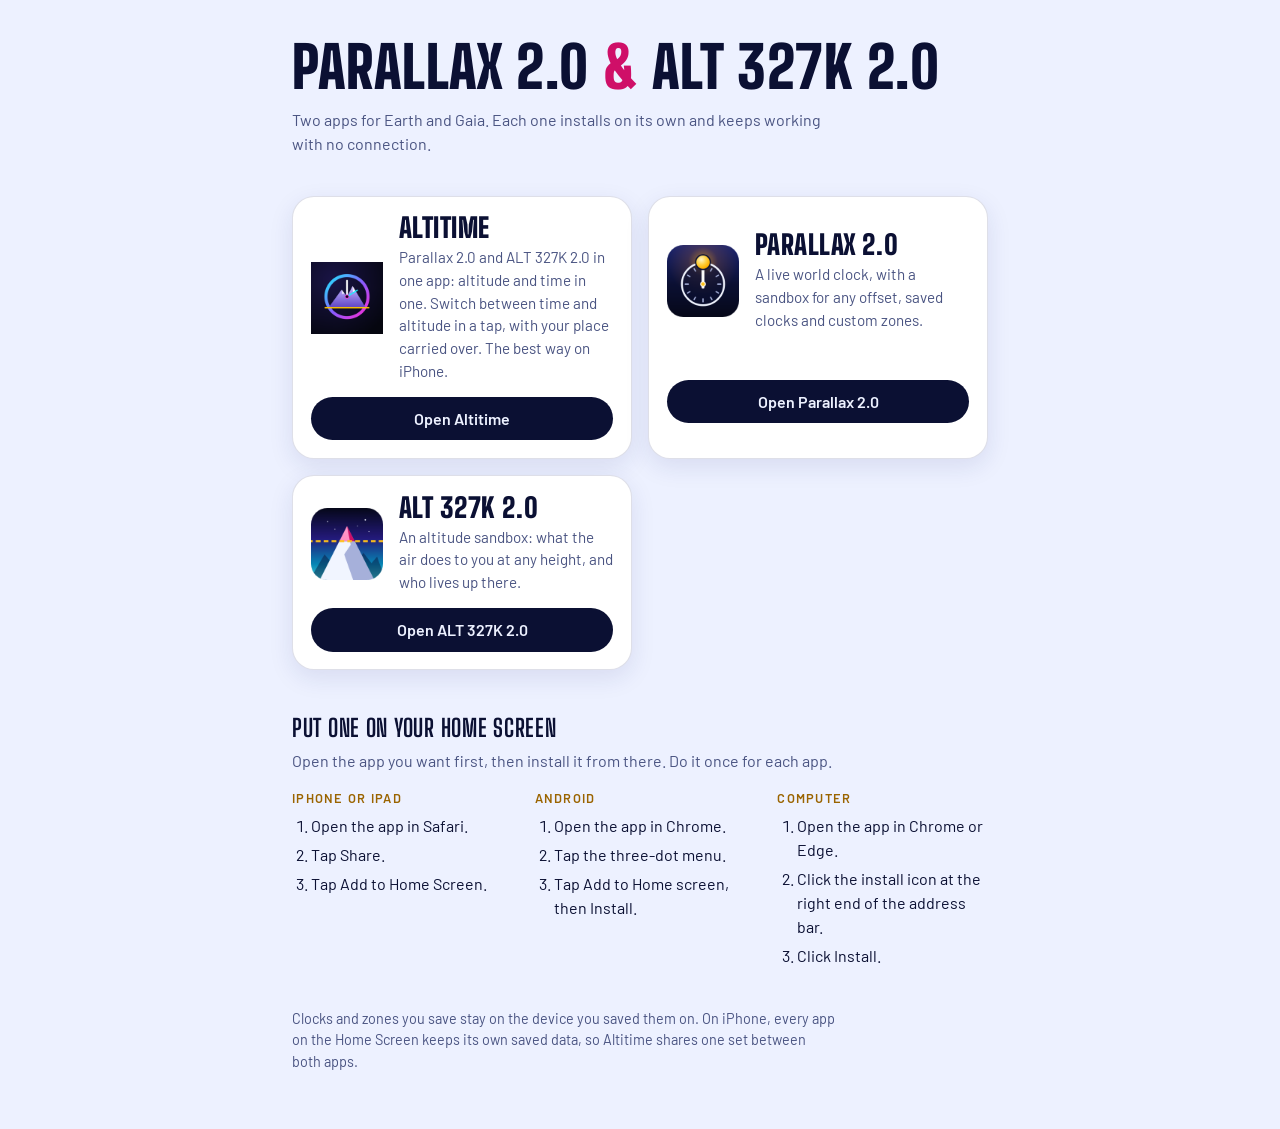
<file: index.html>
<!doctype html>
<html lang="en">
<head>
<meta charset="utf-8">
<meta name="viewport" content="width=device-width, initial-scale=1, viewport-fit=cover">
<title>Parallax 2.0 and ALT 327K 2.0</title>
<meta name="description" content="Two apps for Earth and Gaia: a live world clock and an altitude sandbox.">
<meta name="theme-color" content="#EDF1FF" media="(prefers-color-scheme: light)">
<meta name="theme-color" content="#060819" media="(prefers-color-scheme: dark)">
<link rel="icon" type="image/png" sizes="32x32" href="./parallax-2-0/icons/favicon-32.png">
<link rel="stylesheet" href="./parallax-2-0/fonts/fonts.css">
<style>
  /* Layout: one narrow column. Two app tiles side by side, stacked on a phone, then the install steps. */
  :root {
    --bg: #EDF1FF; --ink: #0B1033; --muted: #4A5482; --card: #FFFFFF; --edge: rgba(24, 32, 96, .14);
    --gold: #9A6400; --above: #CF0F68; --below: #00767F; --shadow: 0 8px 24px rgba(30, 40, 120, .10);
    --display: "Big Shoulders Display", "Barlow Condensed", "Arial Narrow", Impact, sans-serif;
    --body: "Barlow", "Segoe UI", "Helvetica Neue", Arial, sans-serif;
    color-scheme: light;
  }
  @media (prefers-color-scheme: dark) {
    :root {
      --bg: #060819; --ink: #F1F5FF; --muted: #A6B0DA; --card: #0E1231; --edge: rgba(255, 255, 255, .12);
      --gold: #FFD447; --above: #FF5FAE; --below: #3FD0D8; --shadow: 0 8px 28px rgba(0, 0, 0, .5);
      color-scheme: dark;
    }
  }
  * { box-sizing: border-box; }
  html { padding-top: env(safe-area-inset-top, 0px); padding-bottom: env(safe-area-inset-bottom, 0px); }
  body { margin: 0; background: var(--bg); color: var(--ink); font-family: var(--body); font-size: 1rem; line-height: 1.5; -webkit-text-size-adjust: 100%; }
  main { max-width: 46rem; margin: 0 auto; padding-inline: 1.25rem; padding-block: 2.5rem 3.5rem; display: grid; gap: 2.5rem; }
  h1 { font-family: var(--display); font-weight: 900; font-size: clamp(2.4rem, 9vw, 3.6rem); line-height: .95; letter-spacing: .01em; text-transform: uppercase; margin: 0; text-wrap: balance; }
  h1 span { color: var(--above); }
  .lede { margin: .8rem 0 0; color: var(--muted); max-width: 34rem; }
  .apps { display: grid; grid-template-columns: repeat(auto-fit, minmax(15rem, 1fr)); gap: 1rem; }
  .app { display: grid; grid-template-columns: auto 1fr; gap: .9rem 1rem; align-items: center; padding: 1.1rem; background: var(--card); border: 1px solid var(--edge); border-radius: 22px; box-shadow: var(--shadow); color: inherit; text-decoration: none; min-width: 0; }
  .app img { width: 4.5rem; height: 4.5rem; display: block; }
  .app h2 { font-family: var(--display); font-weight: 900; font-size: 1.7rem; line-height: 1; text-transform: uppercase; letter-spacing: .02em; margin: 0 0 .3rem; }
  .app p { margin: 0; color: var(--muted); font-size: .95rem; }
  .app b { grid-column: 1 / -1; display: block; text-align: center; font-weight: 600; padding: .6rem 1rem; border-radius: 999px; background: var(--ink); color: var(--bg); }
  .app:hover b { background: var(--above); color: #FFFFFF; }
  .app:focus-visible { outline: 3px solid var(--above); outline-offset: 3px; }
  h3 { font-family: var(--display); font-weight: 700; font-size: 1.5rem; text-transform: uppercase; letter-spacing: .03em; margin: 0 0 .2rem; }
  .how > p { margin: 0 0 1rem; color: var(--muted); max-width: 34rem; }
  .ways { display: grid; grid-template-columns: repeat(auto-fit, minmax(13rem, 1fr)); gap: 1.4rem 2rem; }
  .ways h4 { margin: 0 0 .35rem; font-size: .8rem; font-weight: 600; letter-spacing: .1em; text-transform: uppercase; color: var(--gold); }
  .ways ol { margin: 0; padding-left: 1.2rem; display: grid; gap: .3rem; }
  .fine { margin: 0; color: var(--muted); font-size: .9rem; max-width: 34rem; }
</style>
</head>
<body>
<main>
  <header>
    <h1>Parallax 2.0 <span>&amp;</span> ALT 327K 2.0</h1>
    <p class="lede">Two apps for Earth and Gaia. Each one installs on its own and keeps working with no connection.</p>
  </header>

  <div class="apps">
    <a class="app" href="./duo/">
      <img src="./duo/icons/icon-192.png" alt="" width="192" height="192">
      <div>
        <h2>Altitime</h2>
        <p>Parallax 2.0 and ALT 327K 2.0 in one app: altitude and time in one. Switch between time and altitude in a tap, with your place carried over. The best way on iPhone.</p>
      </div>
      <b>Open Altitime</b>
    </a>
    <a class="app" href="./parallax-2-0/">
      <img src="./parallax-2-0/icons/icon-192.png" alt="" width="192" height="192">
      <div>
        <h2>Parallax 2.0</h2>
        <p>A live world clock, with a sandbox for any offset, saved clocks and custom zones.</p>
      </div>
      <b>Open Parallax 2.0</b>
    </a>
    <a class="app" href="./alt-327k-2-0/">
      <img src="./alt-327k-2-0/icons/icon-192.png" alt="" width="192" height="192">
      <div>
        <h2>ALT 327K 2.0</h2>
        <p>An altitude sandbox: what the air does to you at any height, and who lives up there.</p>
      </div>
      <b>Open ALT 327K 2.0</b>
    </a>
  </div>

  <section class="how" aria-labelledby="how-h">
    <h3 id="how-h">Put one on your home screen</h3>
    <p>Open the app you want first, then install it from there. Do it once for each app.</p>
    <div class="ways">
      <div>
        <h4>iPhone or iPad</h4>
        <ol>
          <li>Open the app in Safari.</li>
          <li>Tap Share.</li>
          <li>Tap Add to Home Screen.</li>
        </ol>
      </div>
      <div>
        <h4>Android</h4>
        <ol>
          <li>Open the app in Chrome.</li>
          <li>Tap the three-dot menu.</li>
          <li>Tap Add to Home screen, then Install.</li>
        </ol>
      </div>
      <div>
        <h4>Computer</h4>
        <ol>
          <li>Open the app in Chrome or Edge.</li>
          <li>Click the install icon at the right end of the address bar.</li>
          <li>Click Install.</li>
        </ol>
      </div>
    </div>
  </section>

  <p class="fine">Clocks and zones you save stay on the device you saved them on. On iPhone, every app on the Home Screen keeps its own saved data, so Altitime shares one set between both apps.</p>
</main>
</body>
</html>
</file>
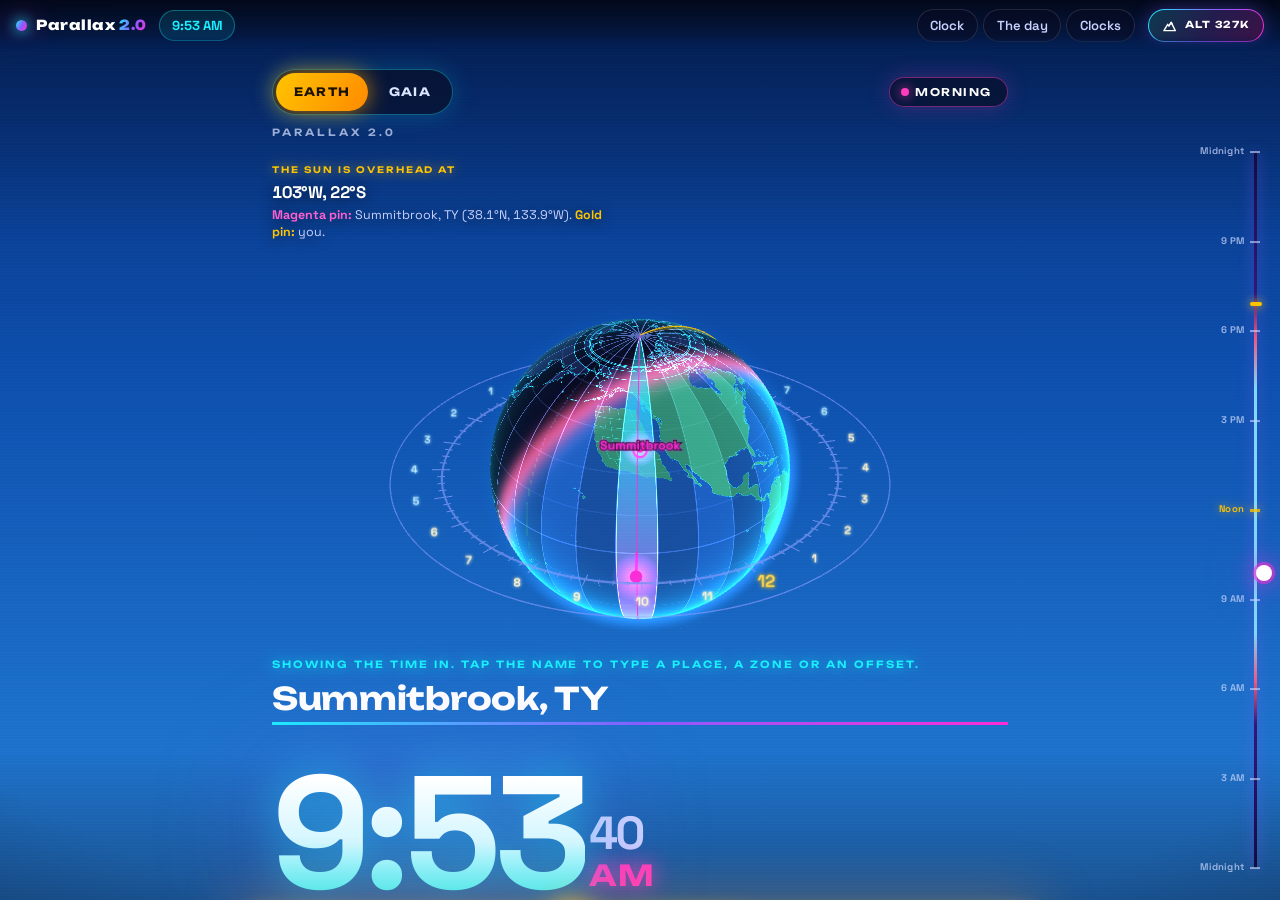
<file: duo/index.html>
<!doctype html>
<html lang="en">
<head>
<meta charset="utf-8">
<meta name="viewport" content="width=device-width, initial-scale=1, viewport-fit=cover">
<title>Altitime</title>
<meta name="description" content="Parallax 2.0 and ALT 327K 2.0 in one app: switch between time and altitude in a tap, with your place carried over.">
<link rel="manifest" href="./manifest.webmanifest">
<meta name="theme-color" content="#05060F">
<meta name="mobile-web-app-capable" content="yes">
<meta name="apple-mobile-web-app-capable" content="yes">
<meta name="apple-mobile-web-app-title" content="Altitime">
<meta name="apple-mobile-web-app-status-bar-style" content="default">
<link rel="apple-touch-icon" href="./icons/apple-touch-icon.png">
<link rel="icon" type="image/svg+xml" href="./icons/icon.svg">
<link rel="icon" type="image/png" sizes="32x32" href="./icons/favicon-32.png">
<style>
  /* One app, two pages: Parallax 2.0 and ALT 327K 2.0 each live in their own frame, and switching just shows the other one.
     Both stay loaded, so switching back and forth is instant, and both share this app's saved data. */
  :root { color-scheme: dark; }
  html, body { margin: 0; height: 100%; background: #05060F; overflow: hidden; }
  iframe { position: fixed; left: 0; right: 0; top: env(safe-area-inset-top, 0px); bottom: env(safe-area-inset-bottom, 0px); width: 100%; height: calc(100% - env(safe-area-inset-top, 0px) - env(safe-area-inset-bottom, 0px)); border: 0; display: block; background: #05060F; }
  iframe[hidden] { display: none; }
  .boot { position: fixed; inset: 0; display: grid; place-items: center; color: #8F9BCB; font: 600 14px/1.4 system-ui, -apple-system, sans-serif; letter-spacing: .2em; text-transform: uppercase; }
  .boot[hidden] { display: none; }
</style>
</head>
<body>
<div class="boot" id="boot">Loading</div>
<iframe id="parallax" title="Parallax 2.0" hidden></iframe>
<iframe id="alt" title="ALT 327K 2.0" hidden></iframe>
<script>
(function () {
  'use strict';
  var APPS = { parallax: '../parallax-2-0/', alt: '../alt-327k-2-0/' }, KEY = 'duo-app', cur = '';
  var $ = function (id) { return document.getElementById(id); };
  function frameOf(app) { return $(app === 'alt' ? 'alt' : 'parallax'); }
  // Show one app. A hash like #go=Summitbrook&planet=earth is handed to it, and it moves to that place.
  function open(app, hash) {
    app = app === 'alt' ? 'alt' : 'parallax';
    var f = frameOf(app), h = hash ? String(hash).replace(/^#/, '') : '';
    if (!f.getAttribute('src')) {
      f.setAttribute('src', APPS[app] + (h ? '#' + h : ''));
      f.addEventListener('load', function () { $('boot').hidden = true; preload(); }, { once: true });
    } else if (h) {
      // A fresh value at the end makes the page see a change even when the place is the same as last time.
      try { f.contentWindow.location.hash = h + '&t=' + Date.now(); } catch (err) { f.setAttribute('src', APPS[app] + '#' + h); }
    }
    ['parallax', 'alt'].forEach(function (a) { frameOf(a).hidden = a !== app; });
    cur = app;
    document.title = app === 'alt' ? 'ALT 327K 2.0' : 'Parallax 2.0';
    try { window.localStorage.setItem(KEY, app); } catch (err) { /* not remembered */ }
    try { window.history.replaceState(null, '', '#' + app); } catch (err) { /* fine */ }
  }
  // Load the other app quietly once the first one is up, so the first switch is instant too.
  function preload() {
    window.setTimeout(function () {
      var other = cur === 'alt' ? 'parallax' : 'alt', f = frameOf(other);
      if (!f.getAttribute('src')) { f.setAttribute('src', APPS[other]); }
    }, 2500);
  }
  window.DUO = { open: open, current: function () { return cur; } };
  var start = String(window.location.hash || '').replace(/^#/, '');
  if (start !== 'alt' && start !== 'parallax') { try { start = window.localStorage.getItem(KEY) || 'parallax'; } catch (err) { start = 'parallax'; } }
  open(start);
  if ('serviceWorker' in navigator) {
    window.addEventListener('load', function () { navigator.serviceWorker.register('./sw.js').catch(function () { /* still works online */ }); });
  }
})();
</script>
</body>
</html>
</file>
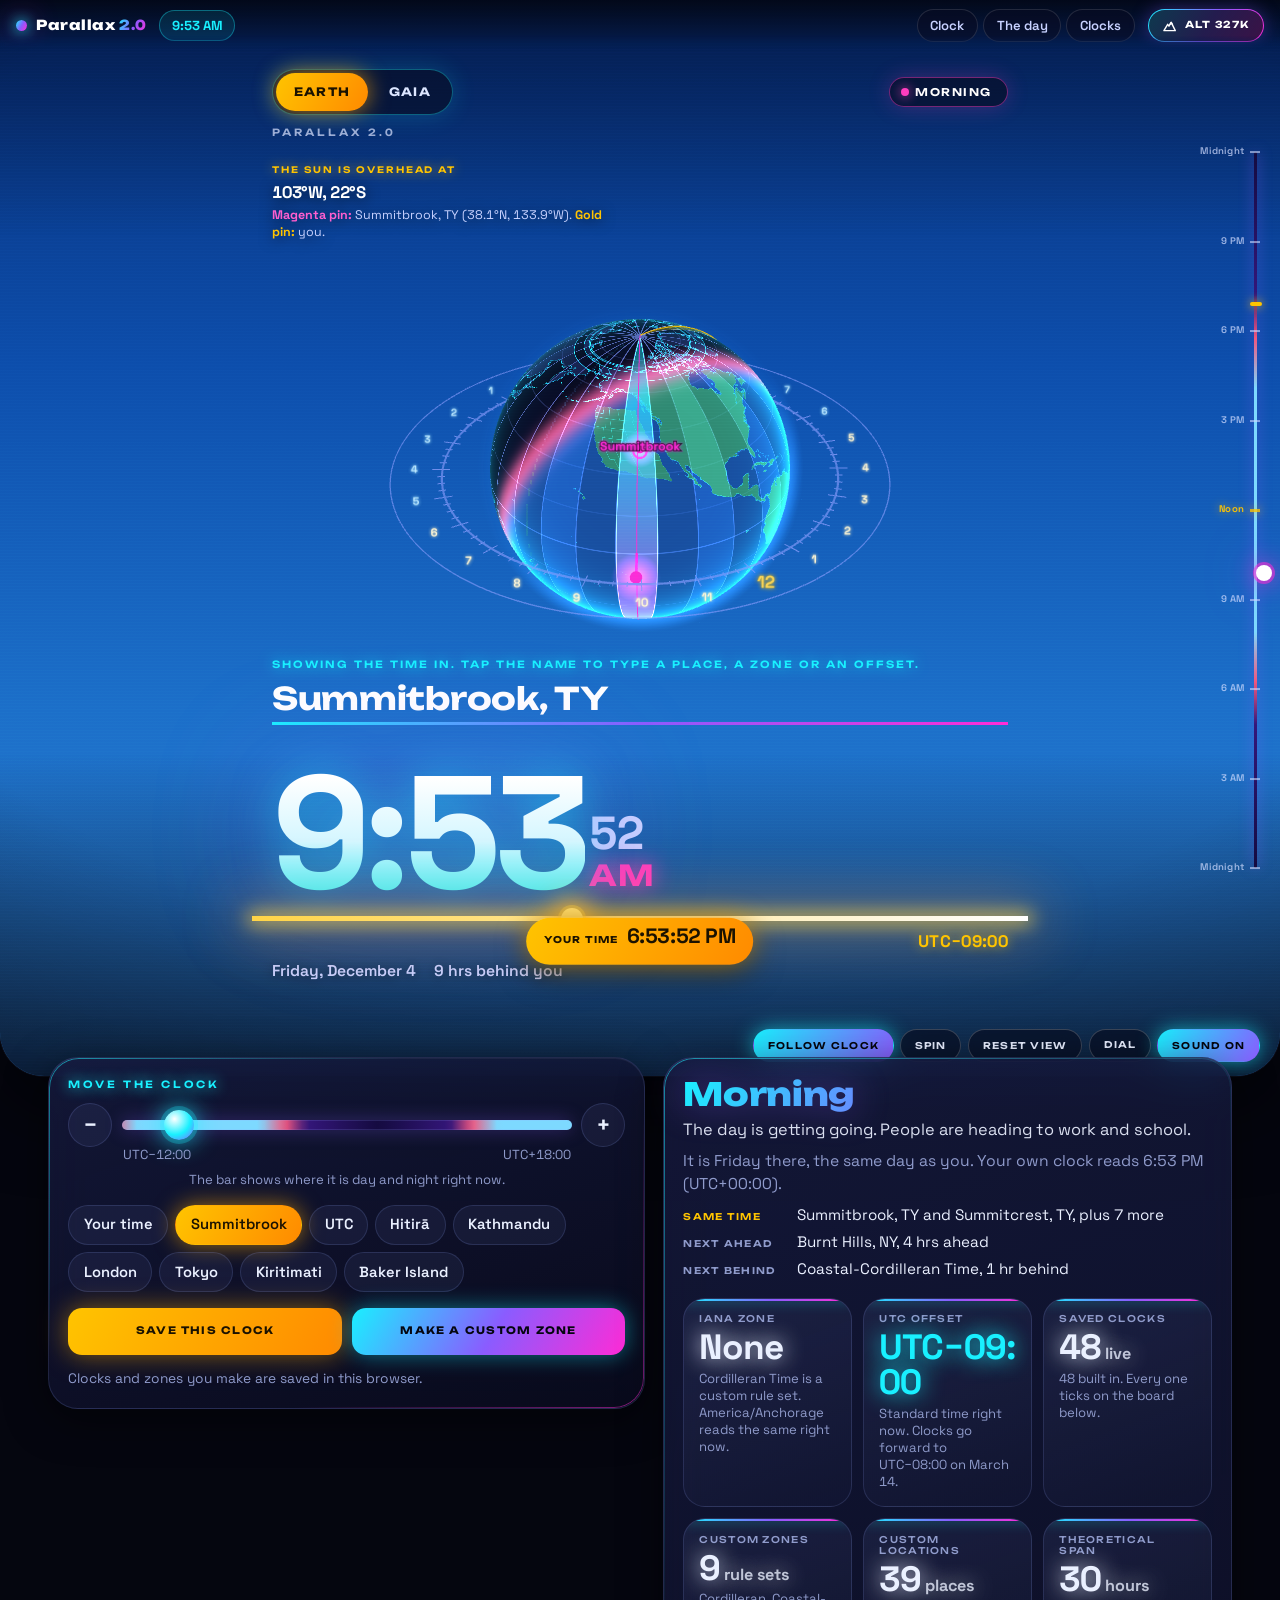
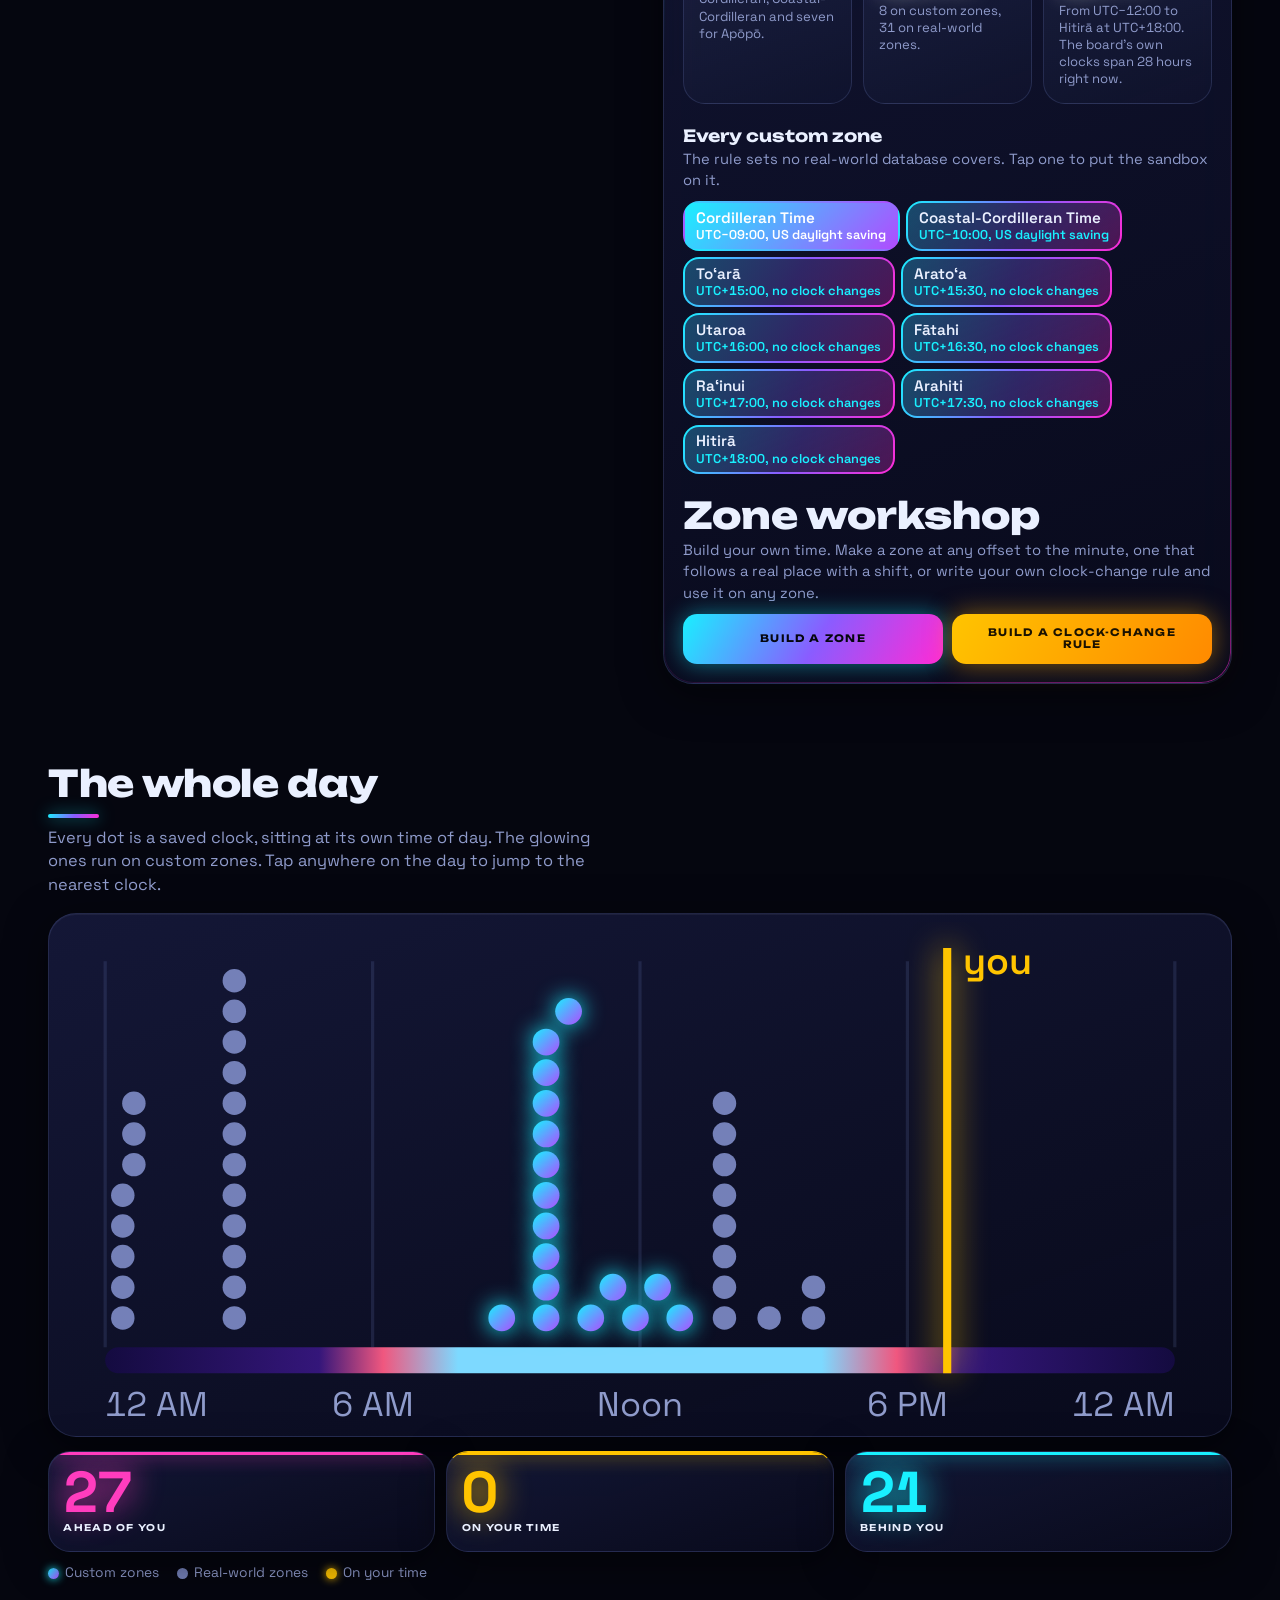
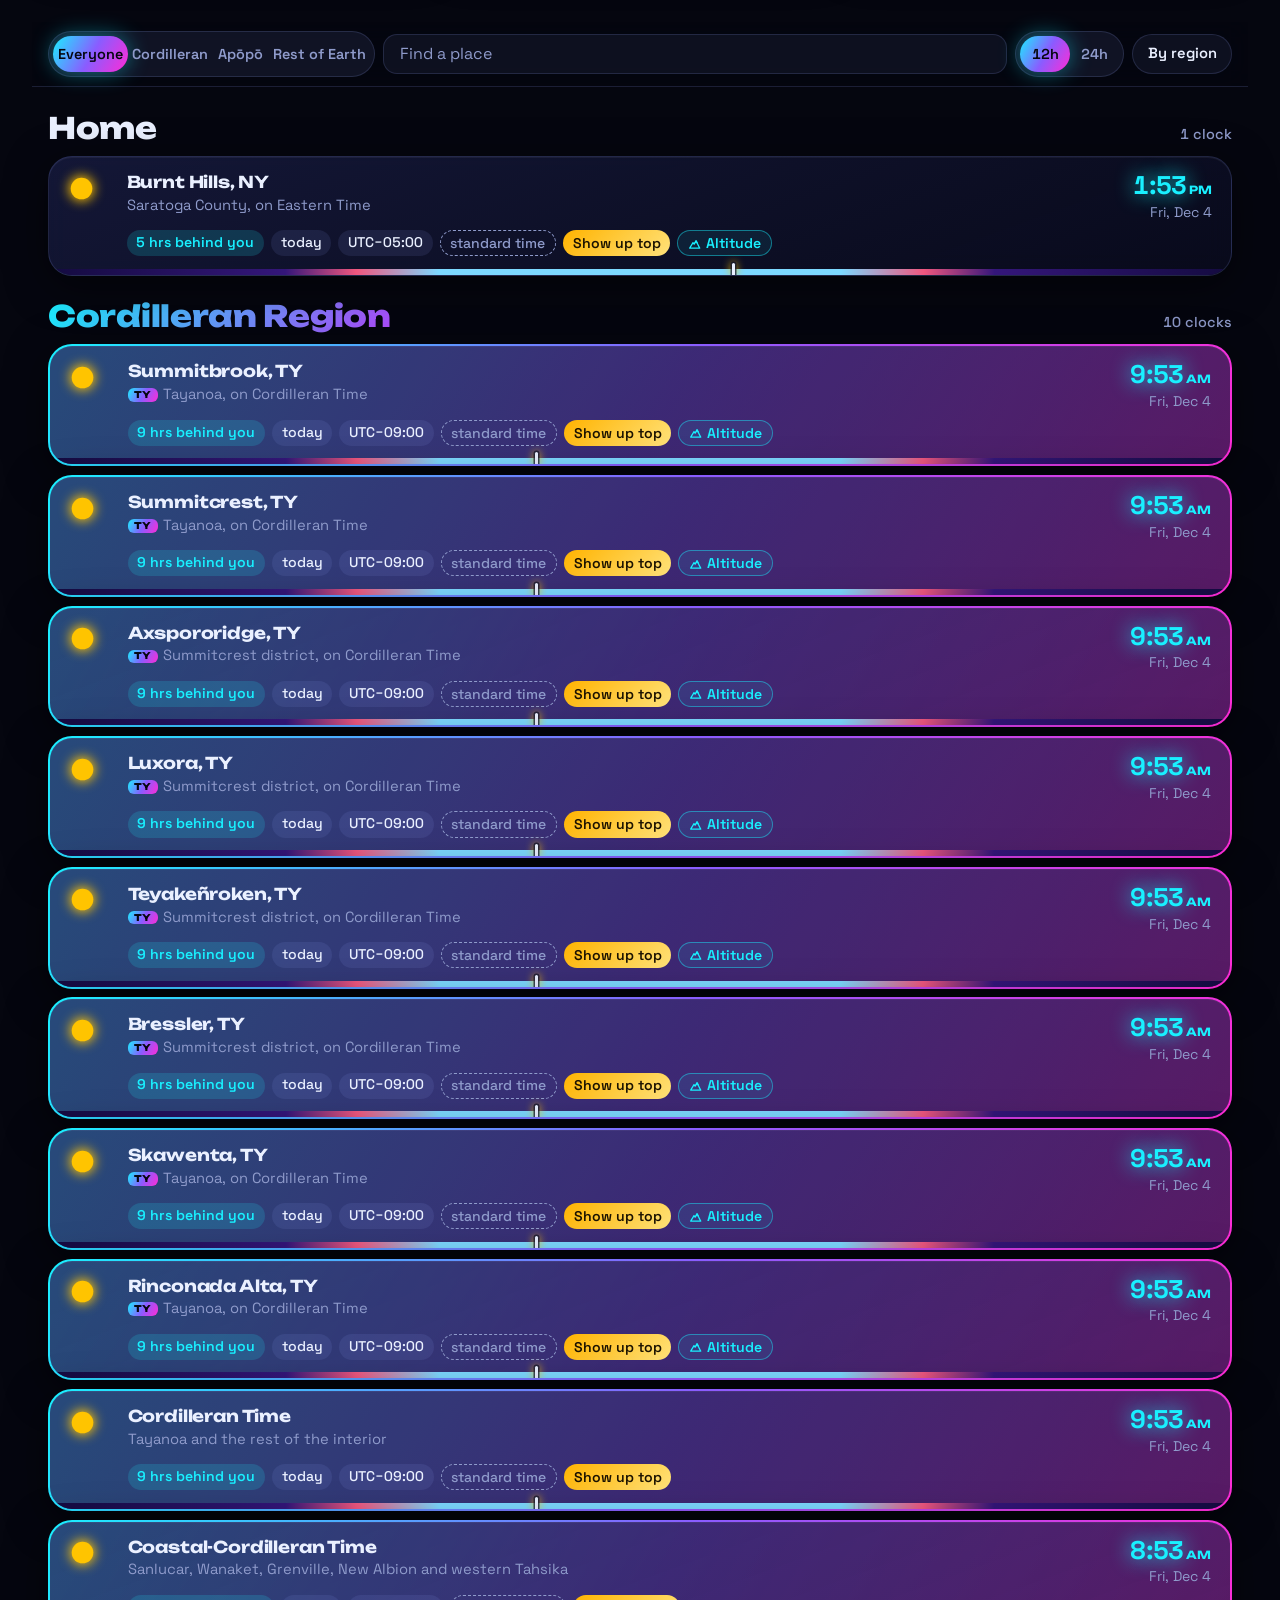
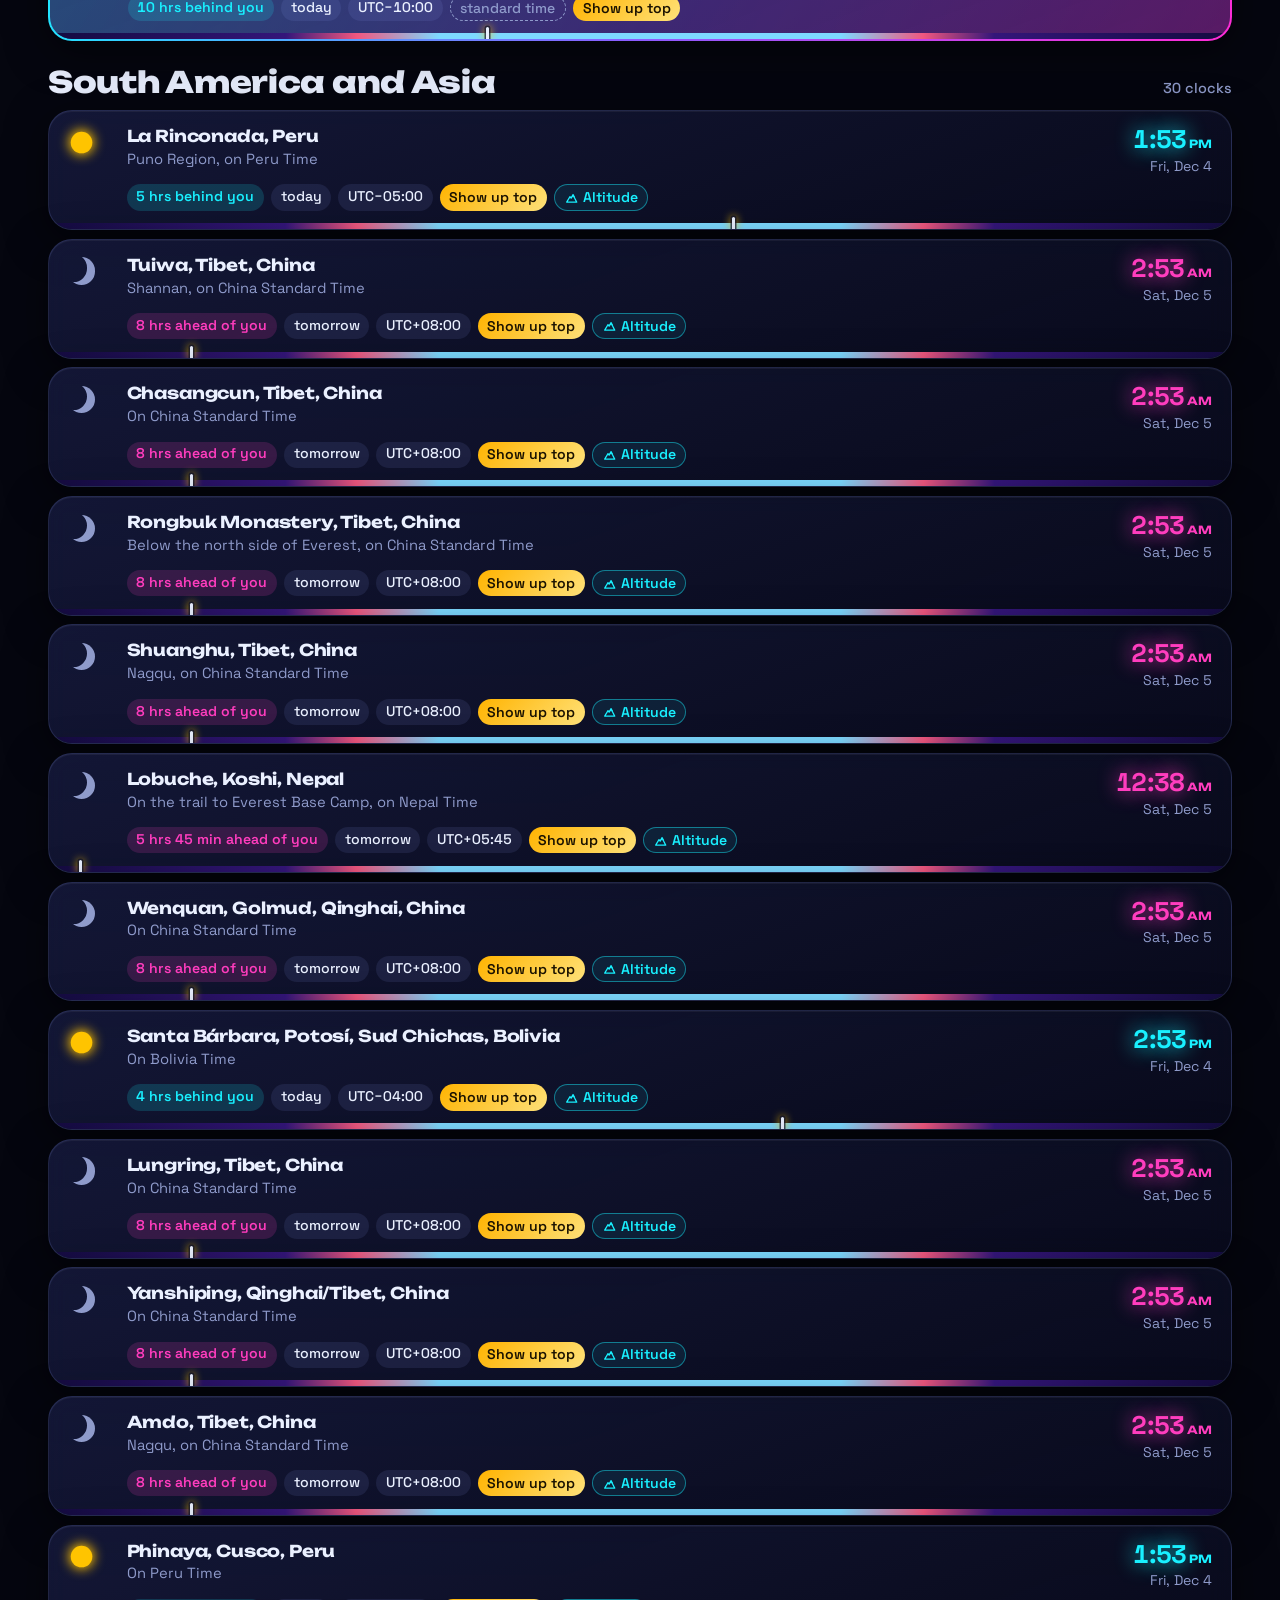
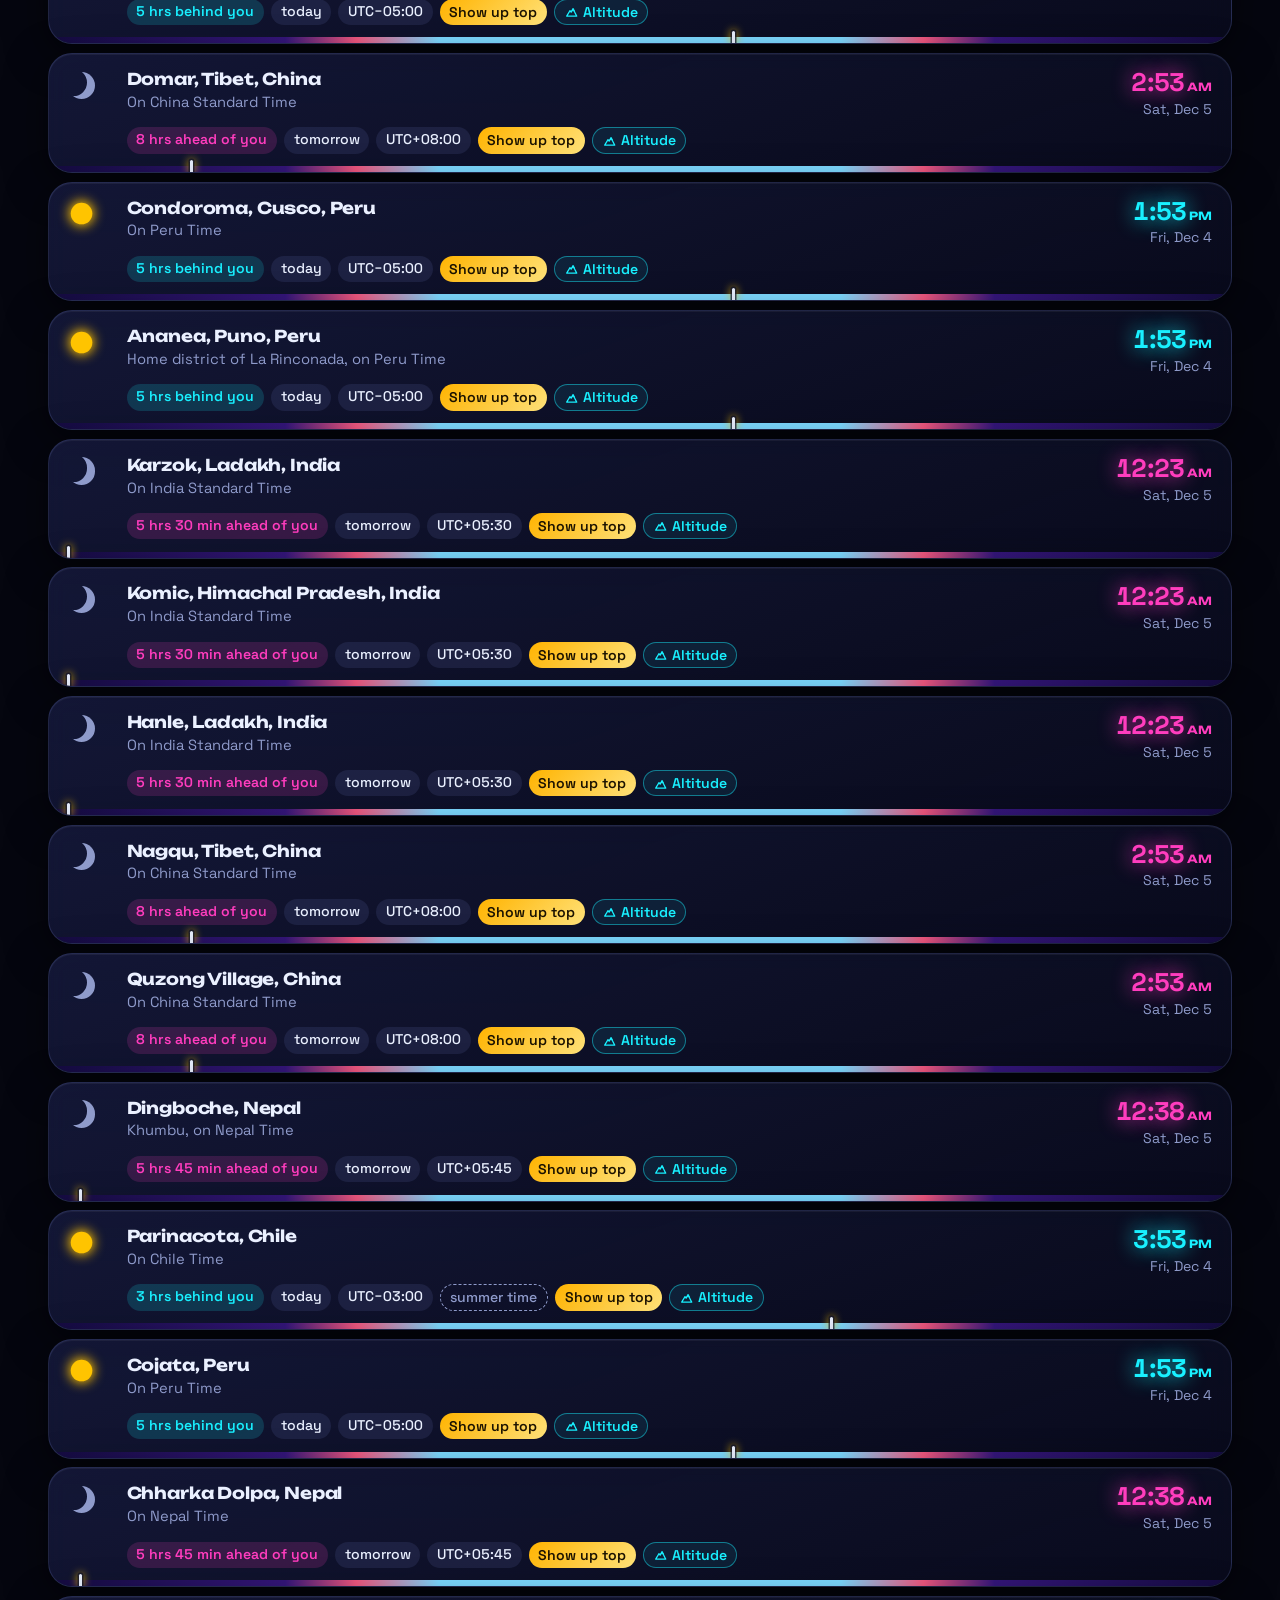
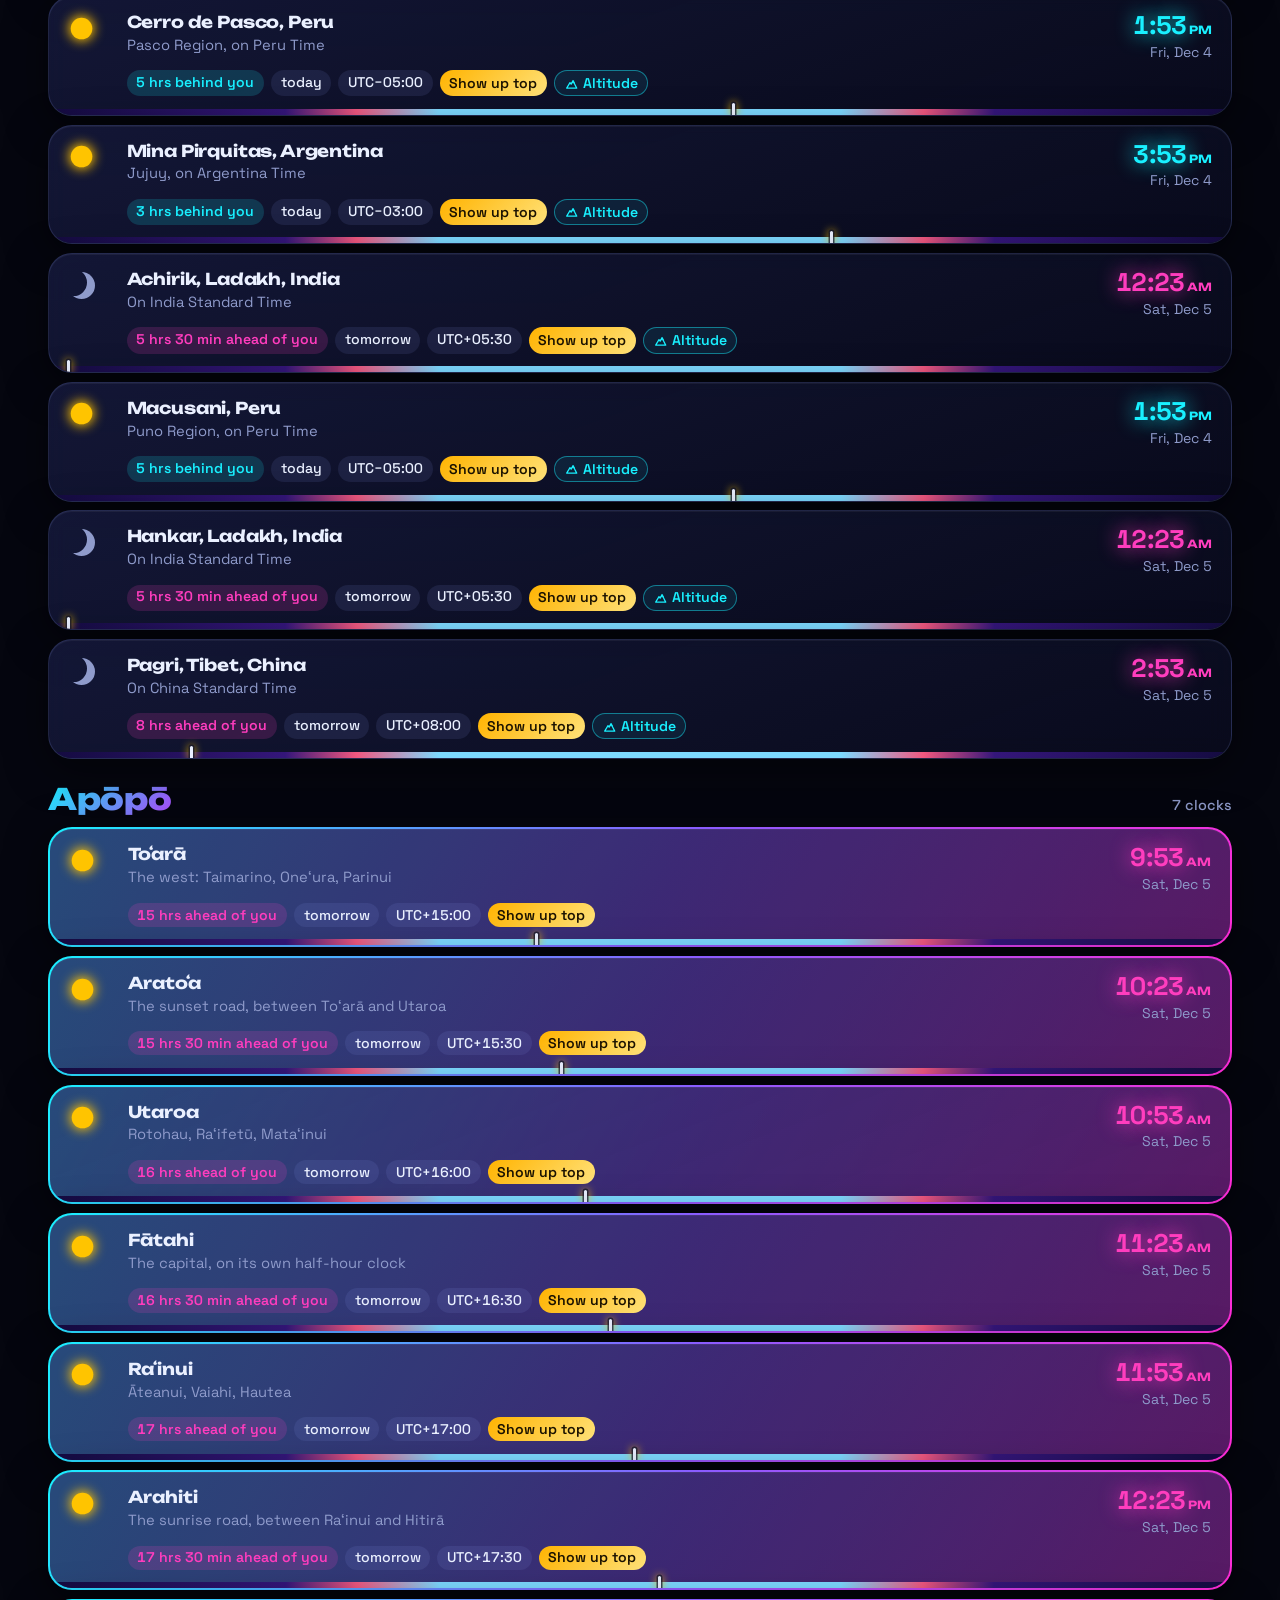
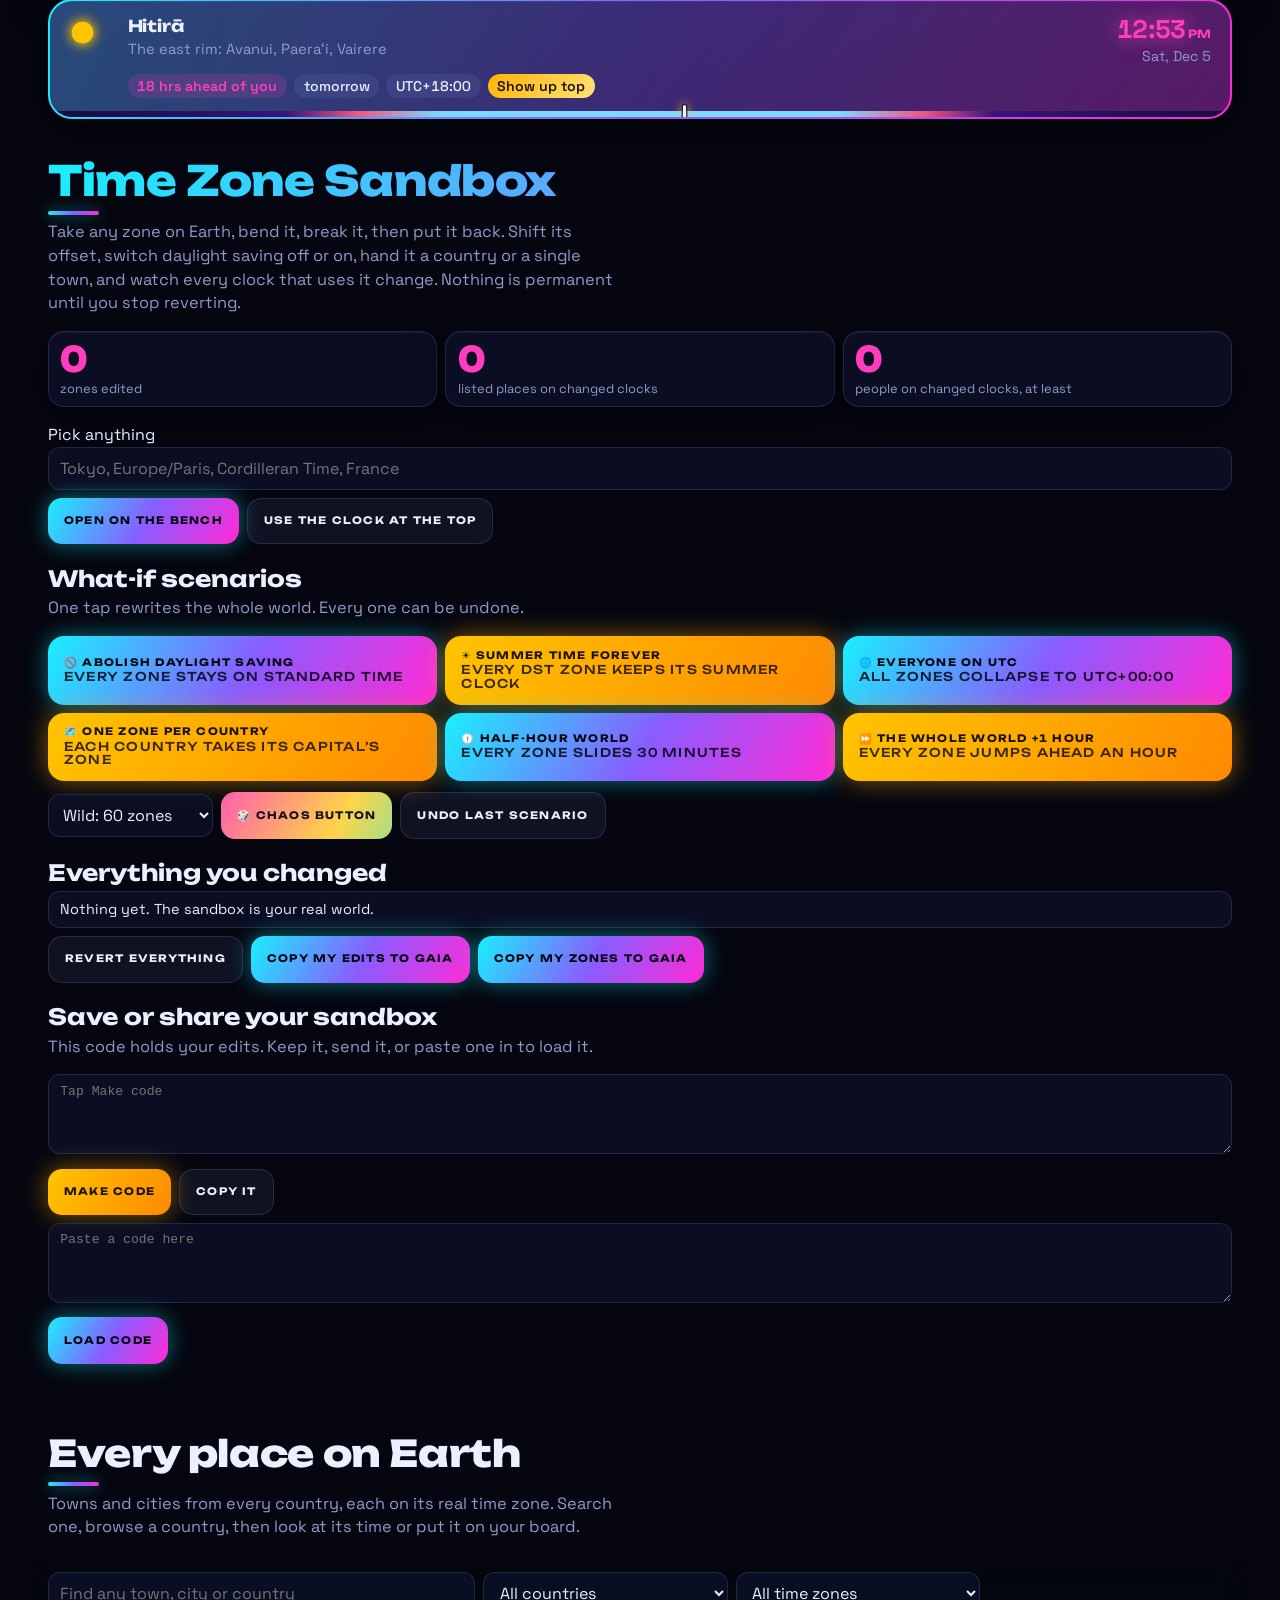
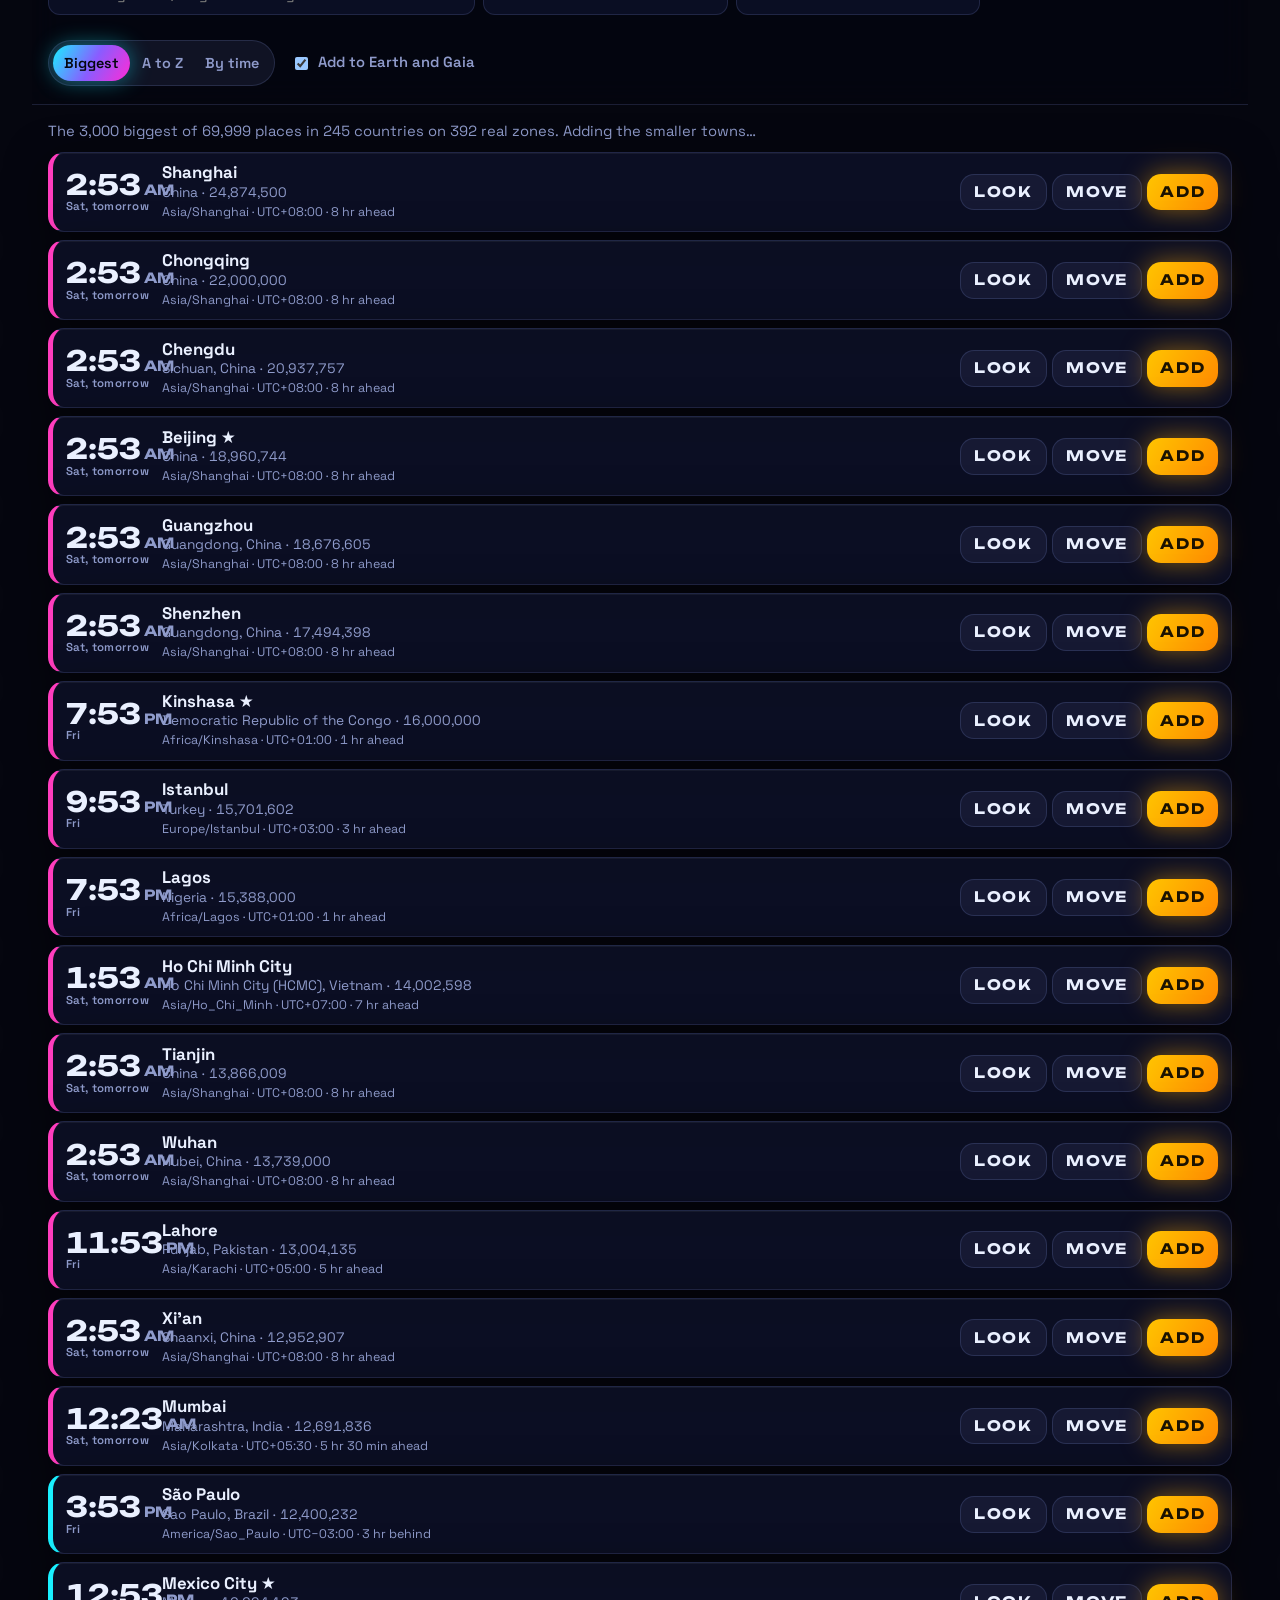
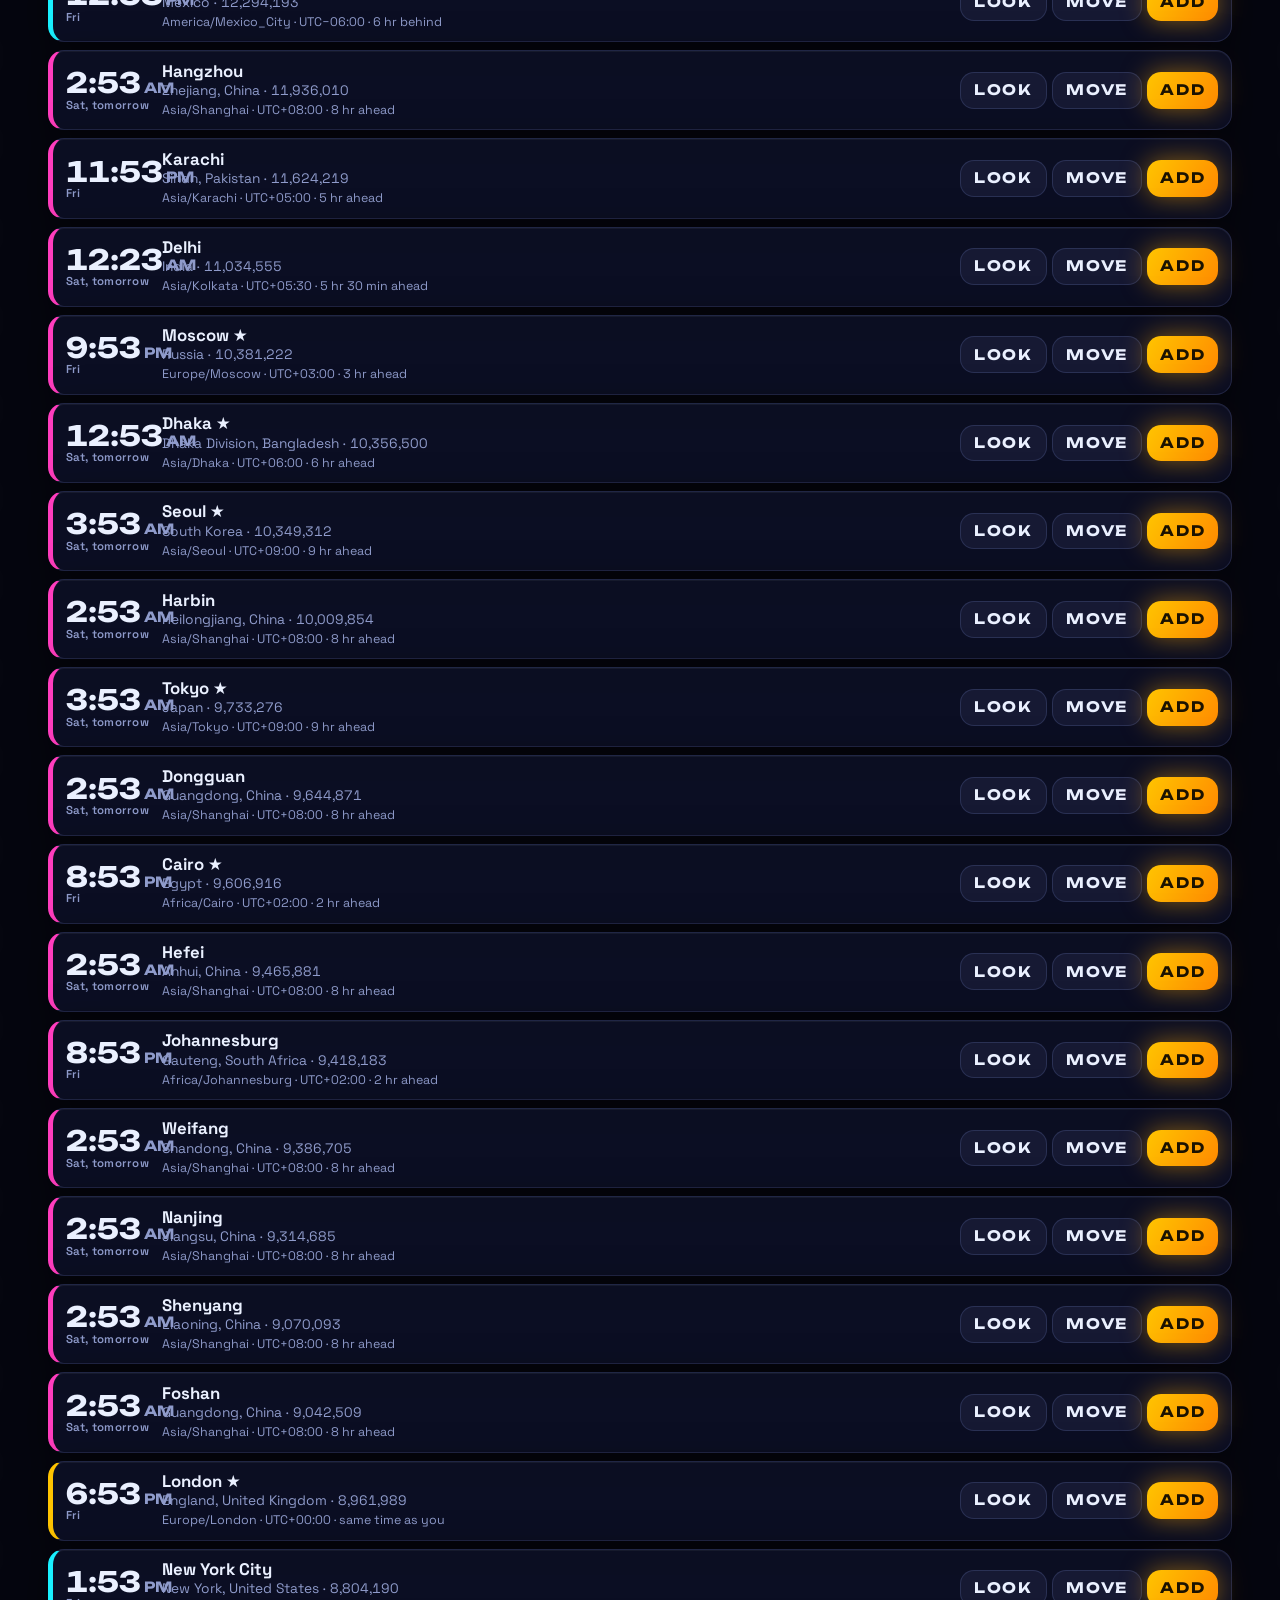
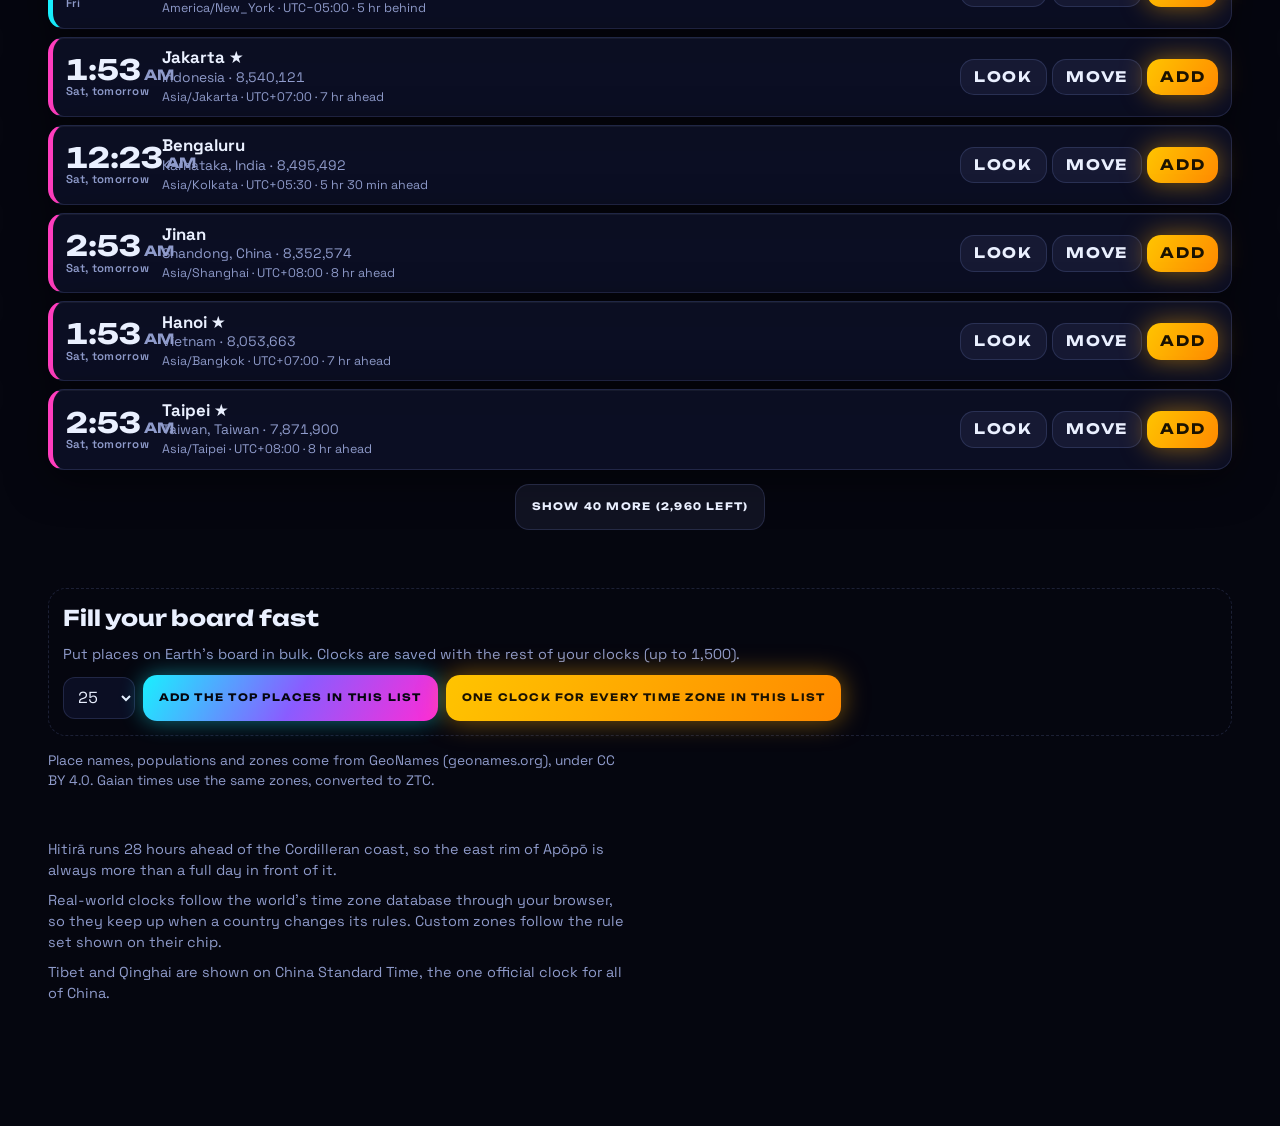
<file: high-noon/index.html>
<!doctype html>
<html lang="en"><head><meta charset="utf-8"><meta name="viewport" content="width=device-width, initial-scale=1">
<title>Parallax 2.0</title>
<meta http-equiv="refresh" content="0; url=../parallax-2-0/">
<script>location.replace('../parallax-2-0/');</script>
</head><body><p><a href="../parallax-2-0/">Parallax 2.0 has moved. Tap here to open it.</a></p></body></html>
</file>
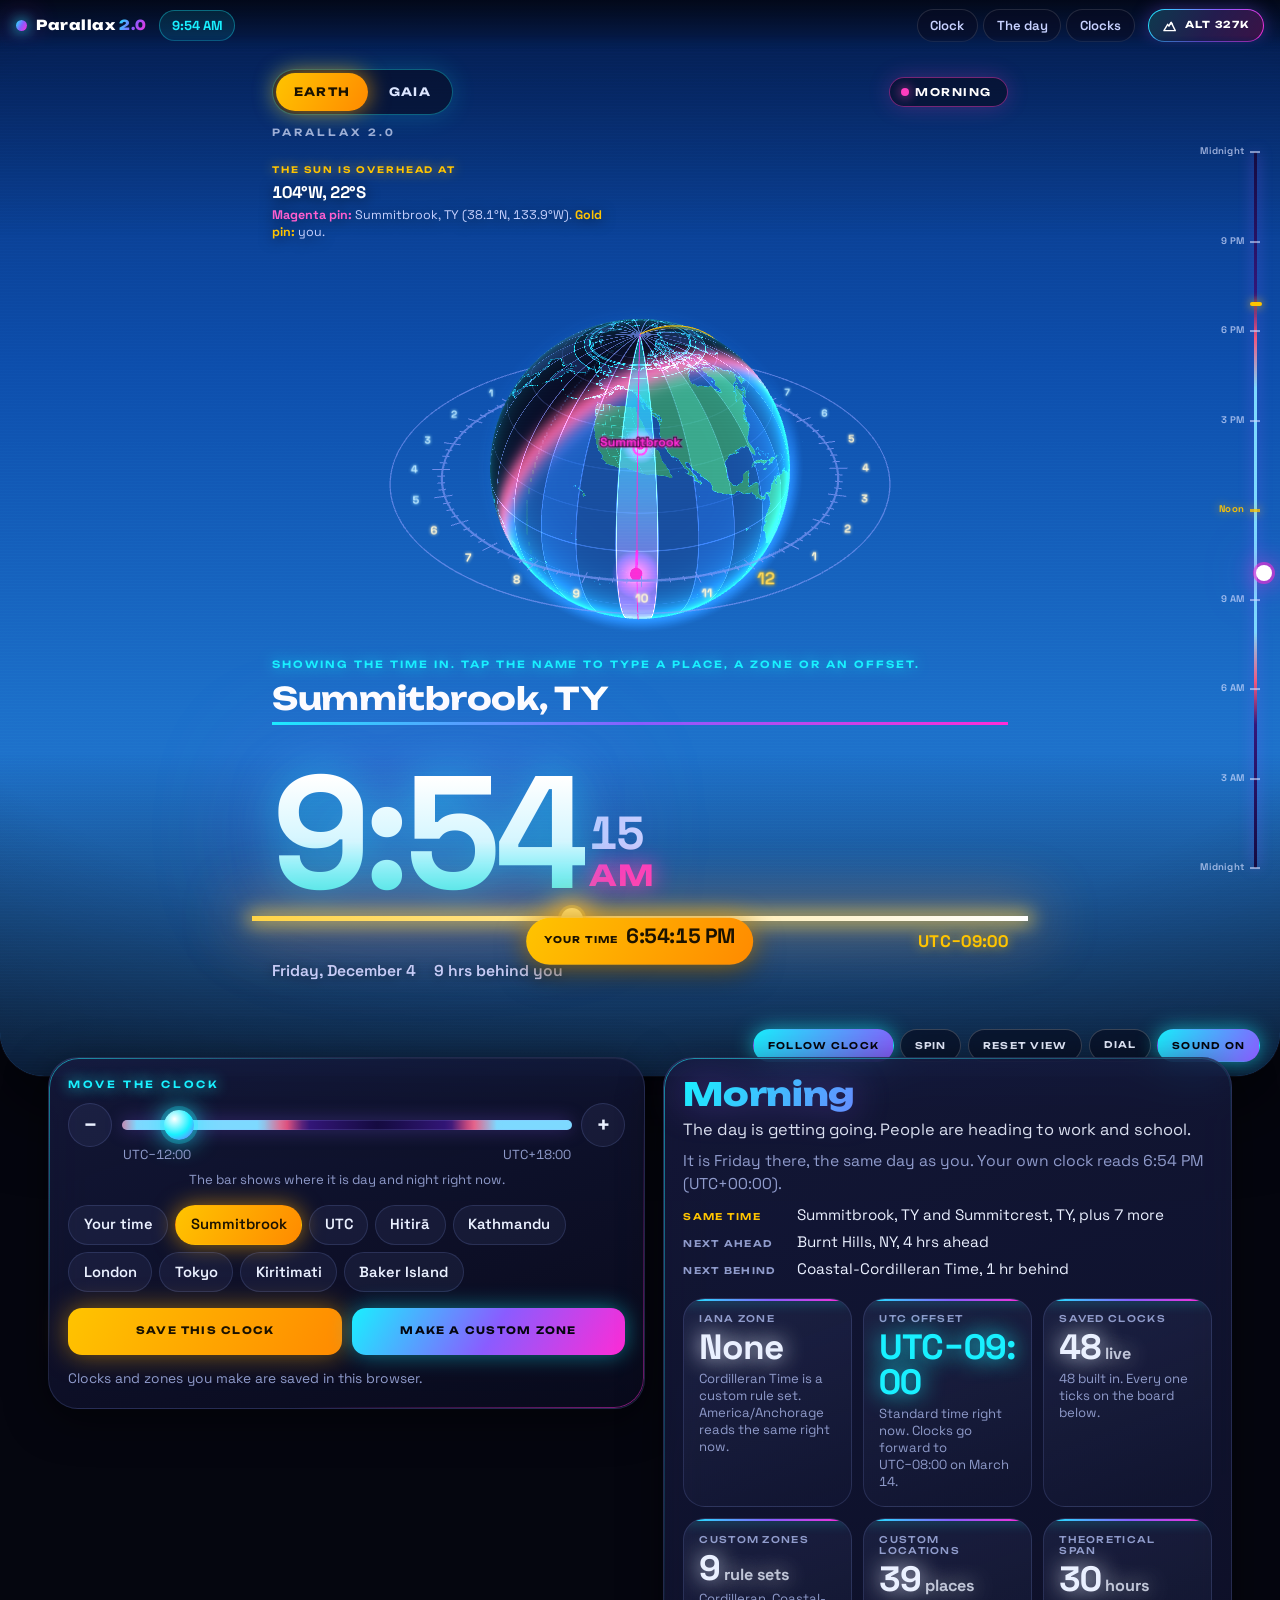
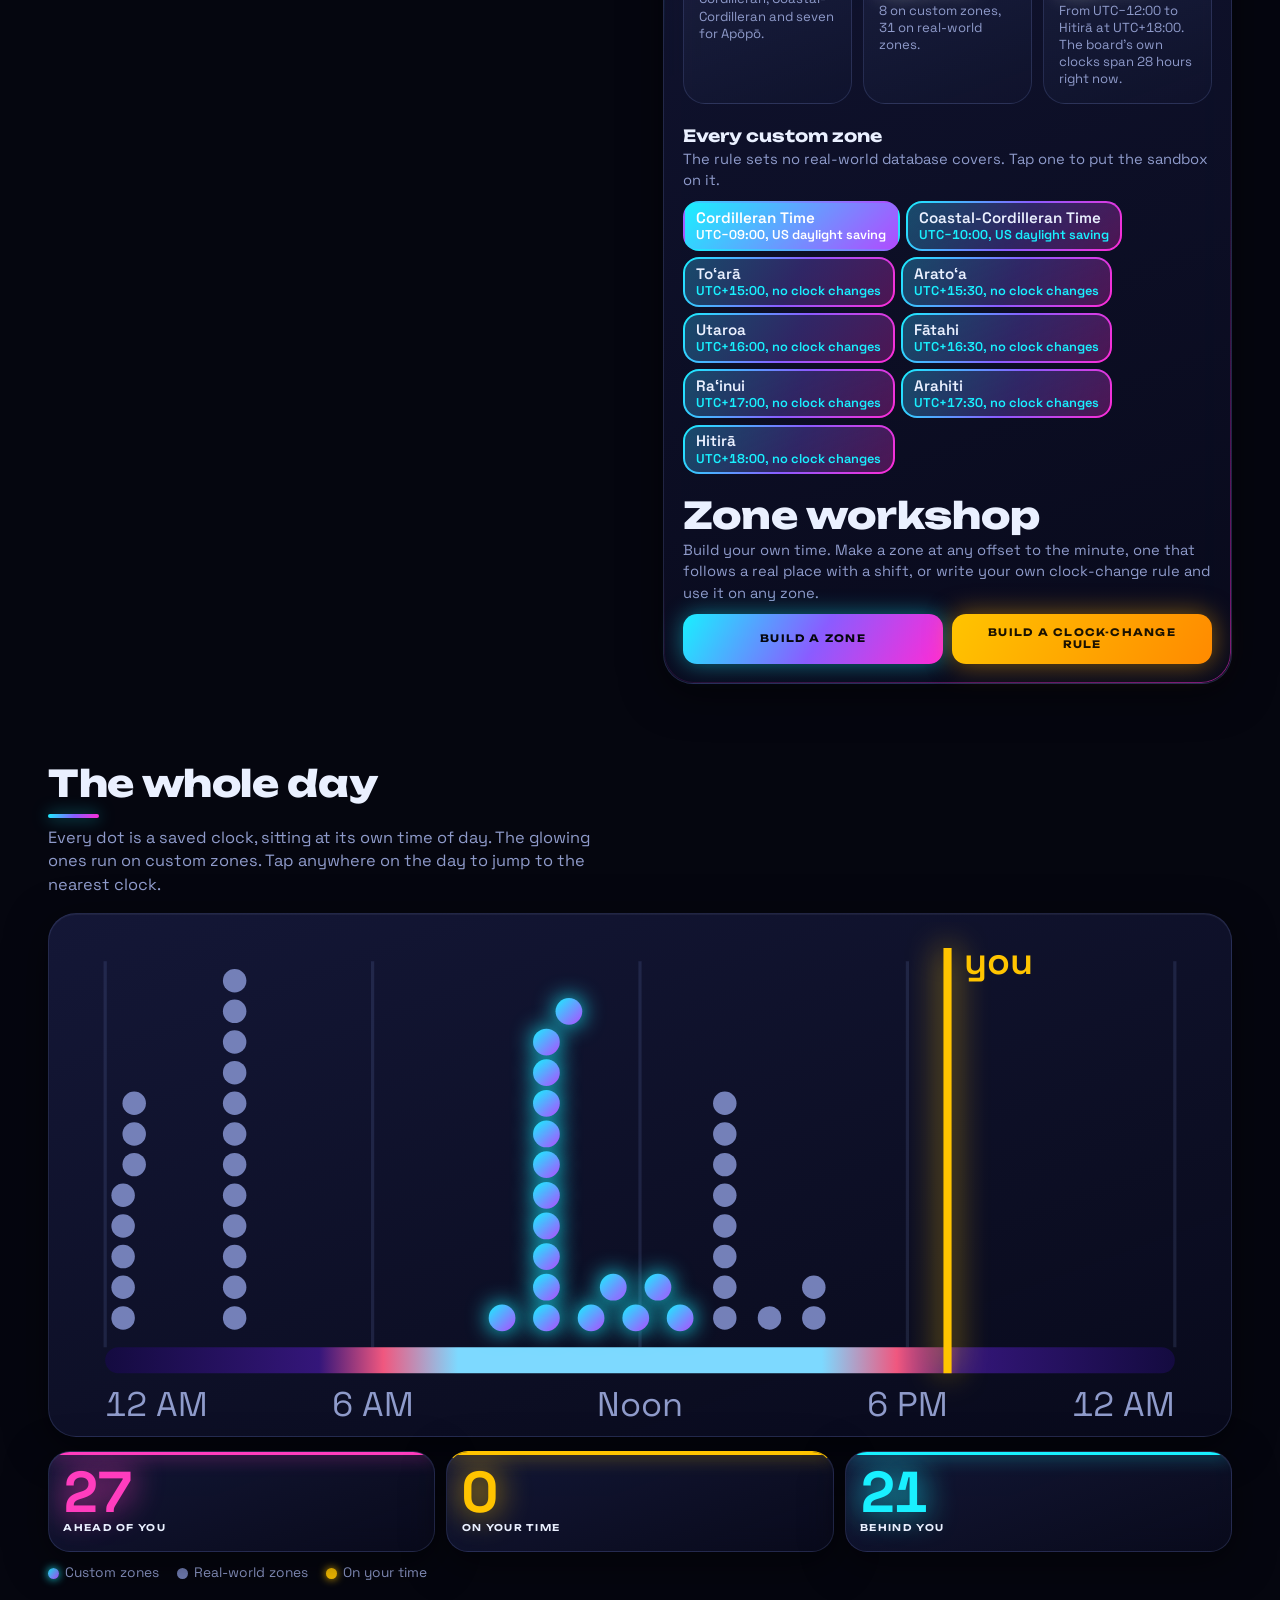
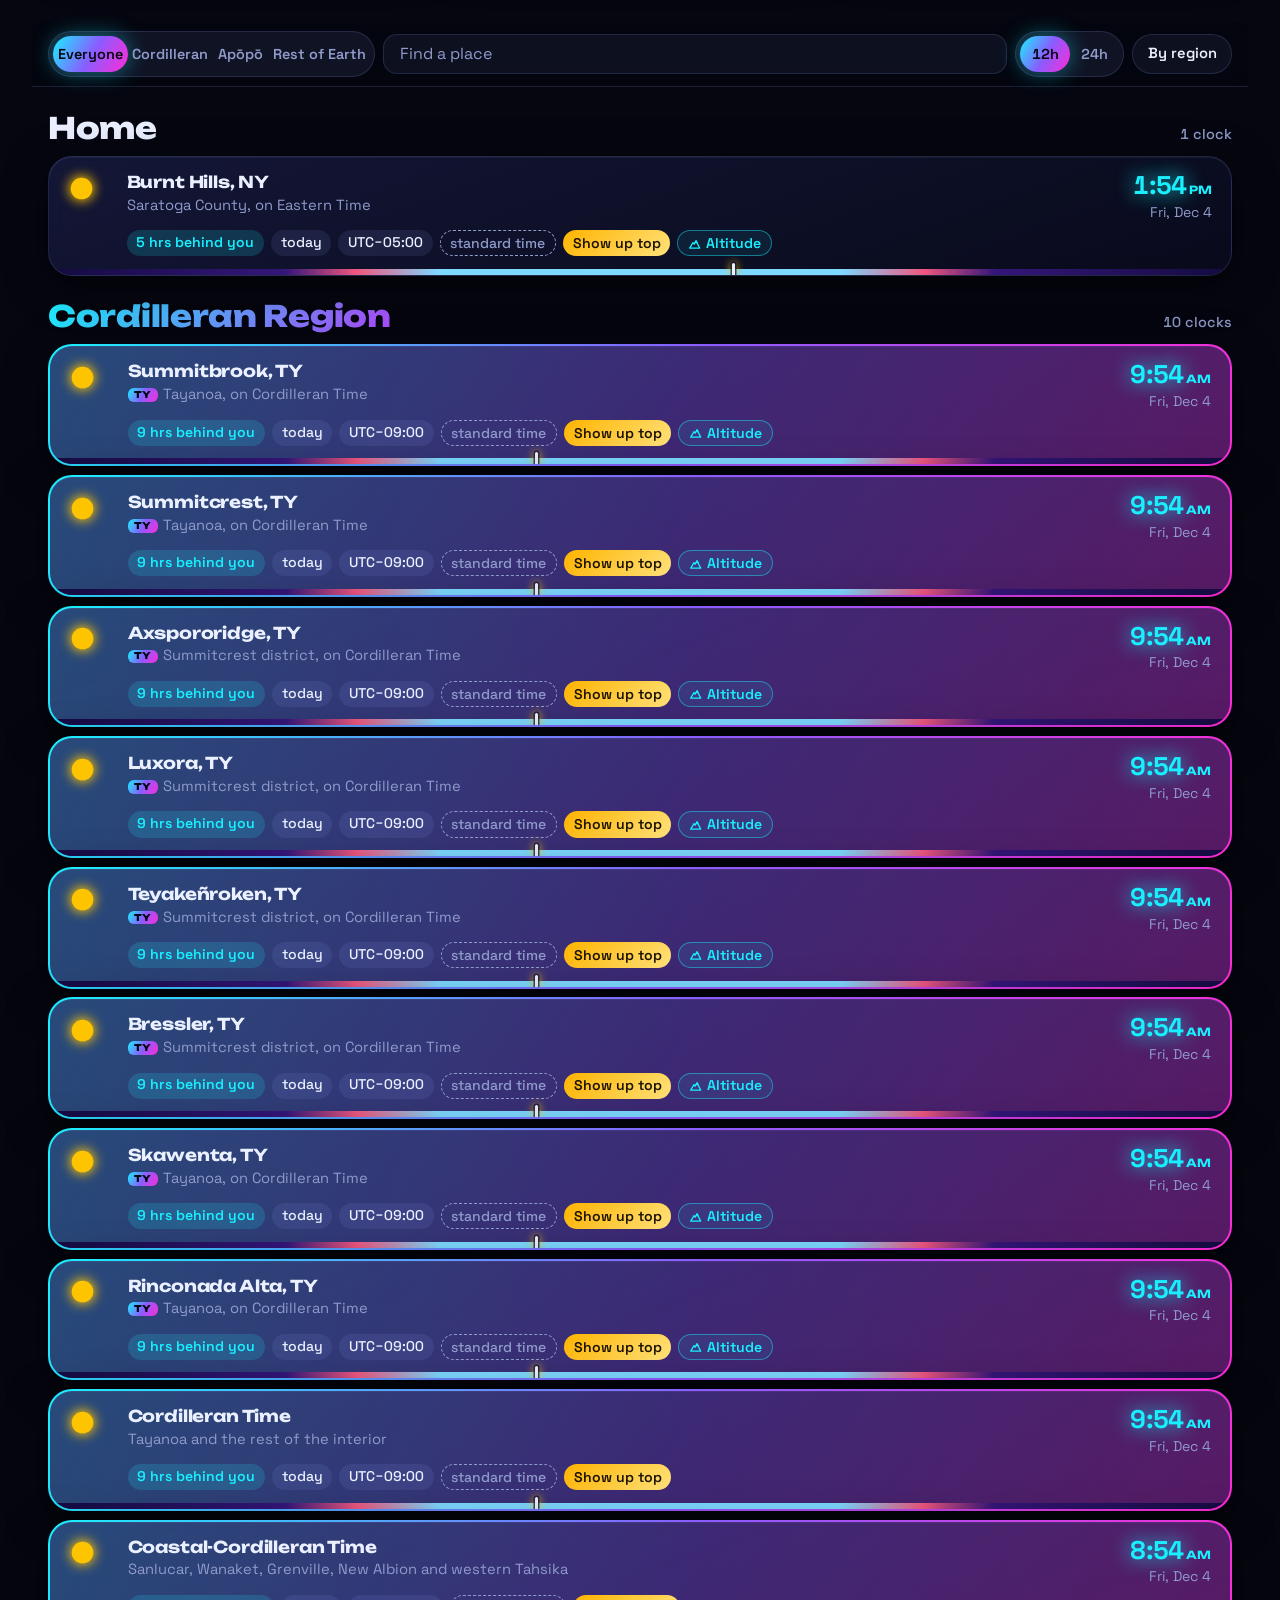
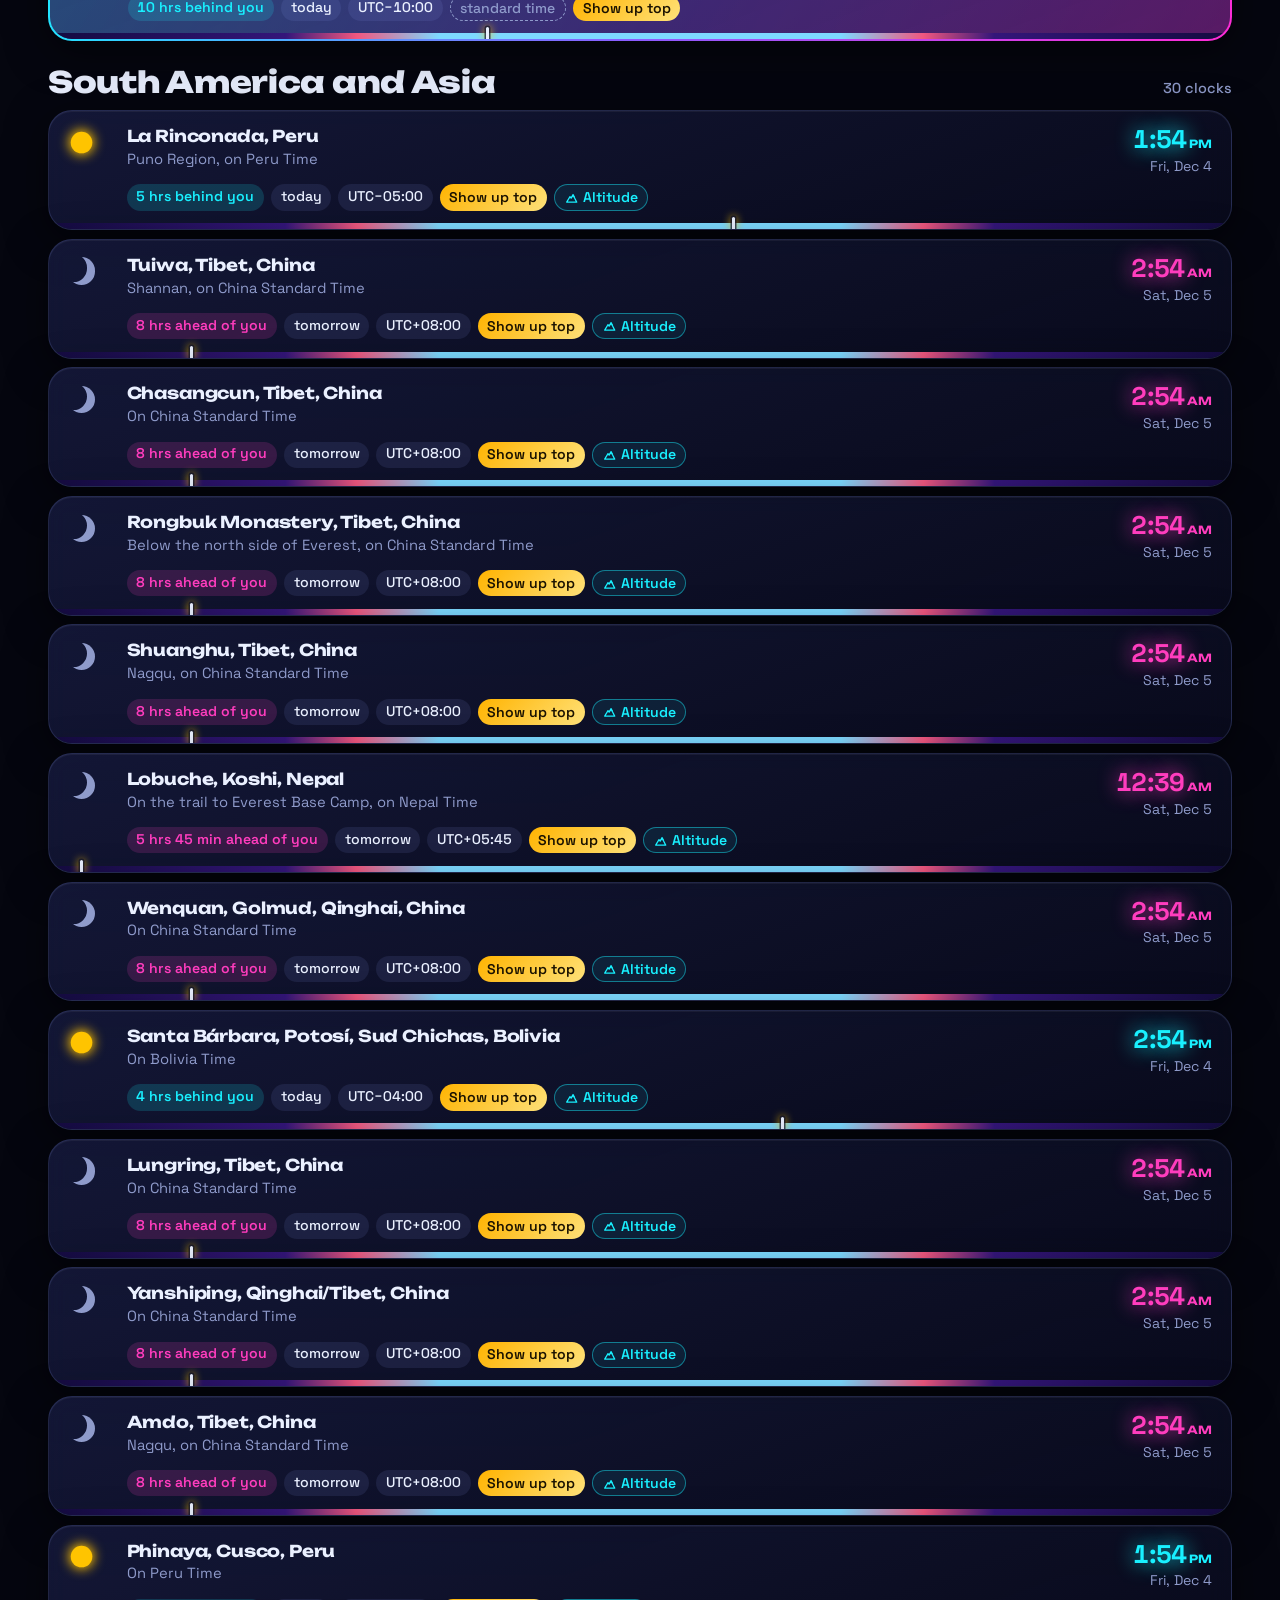
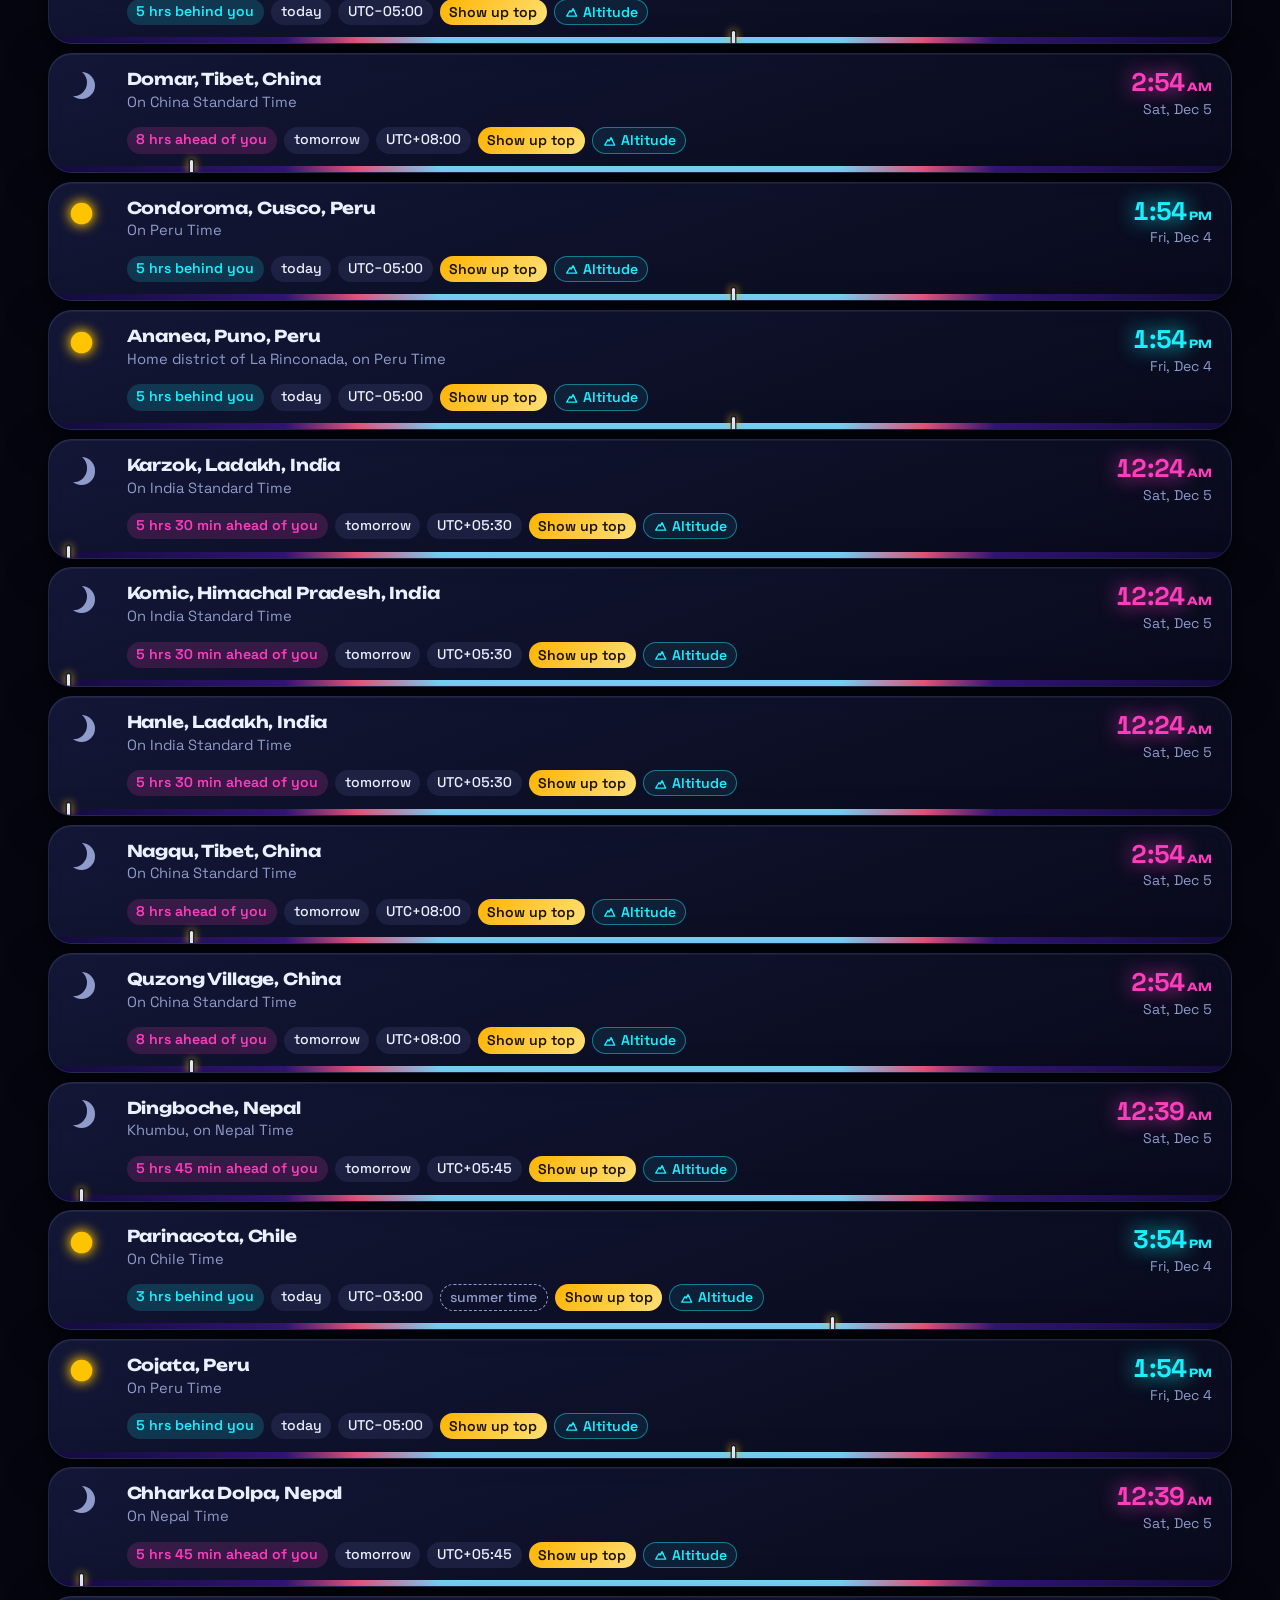
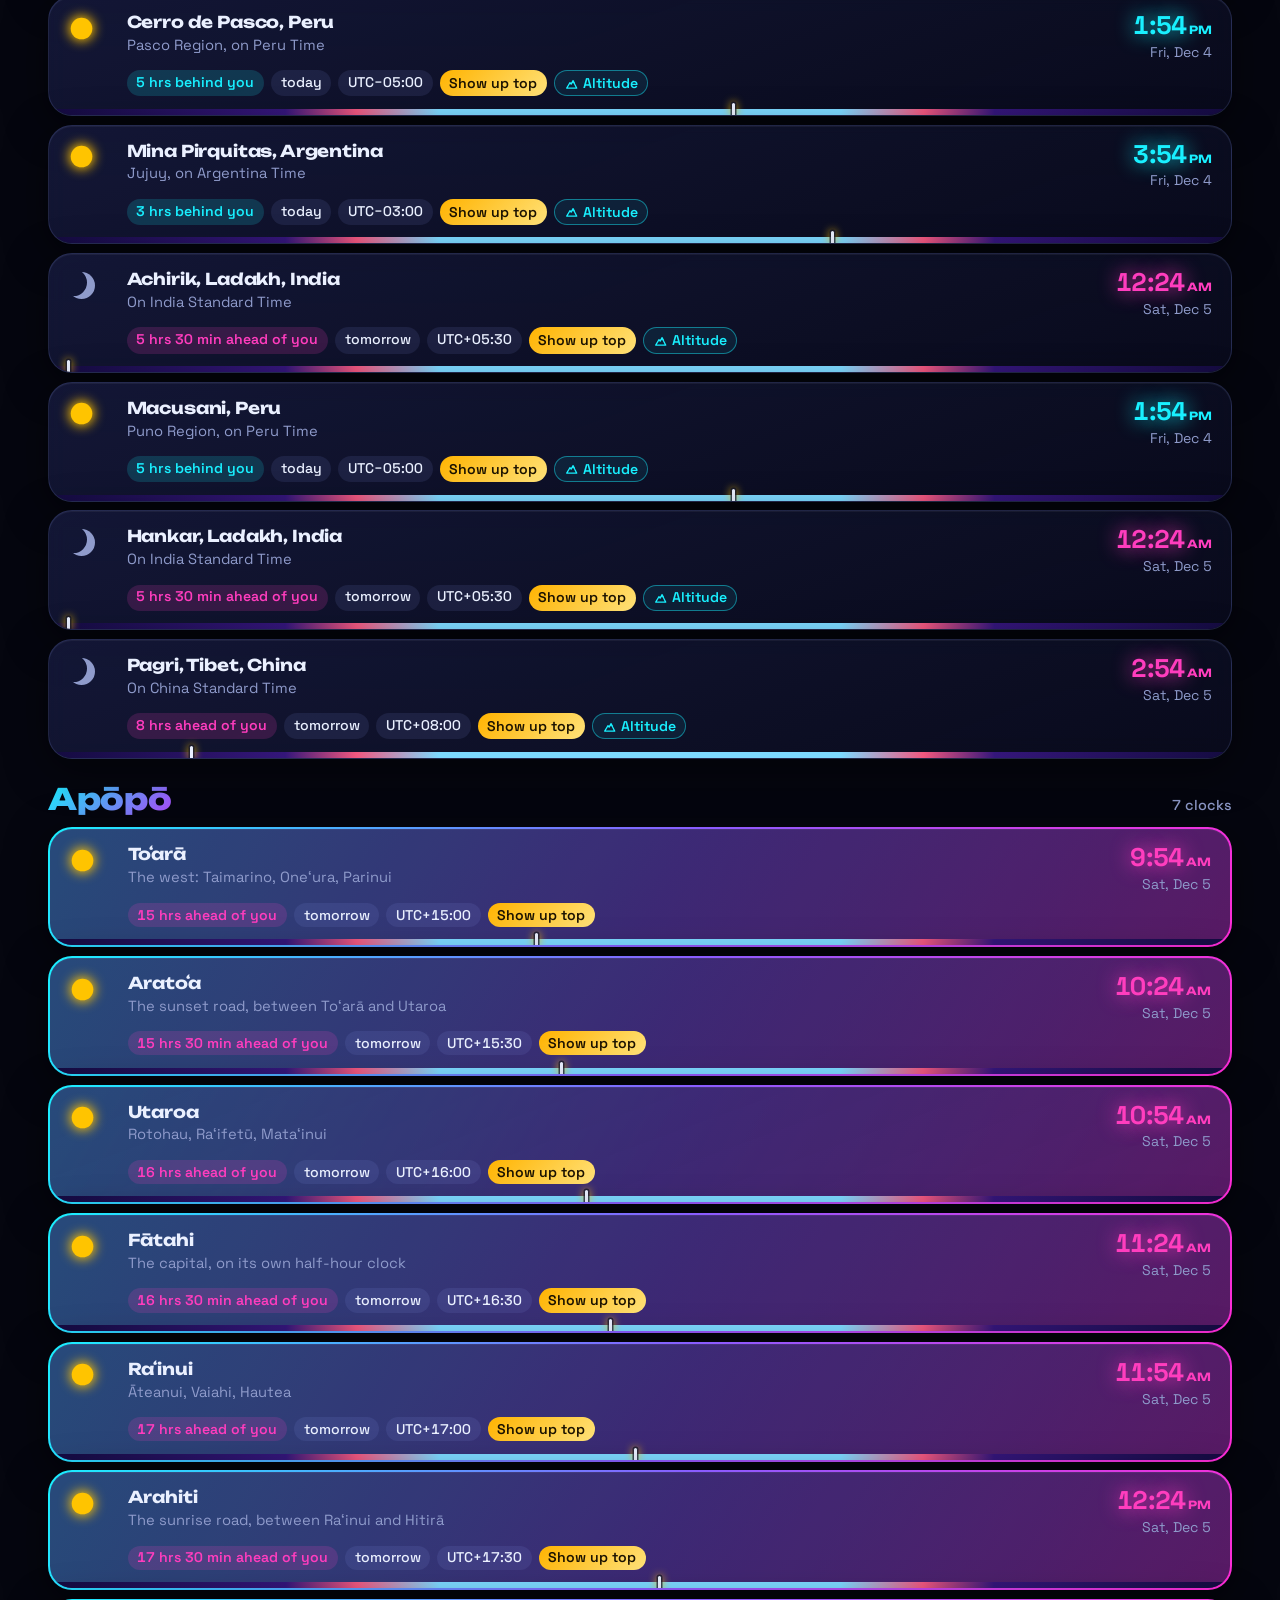
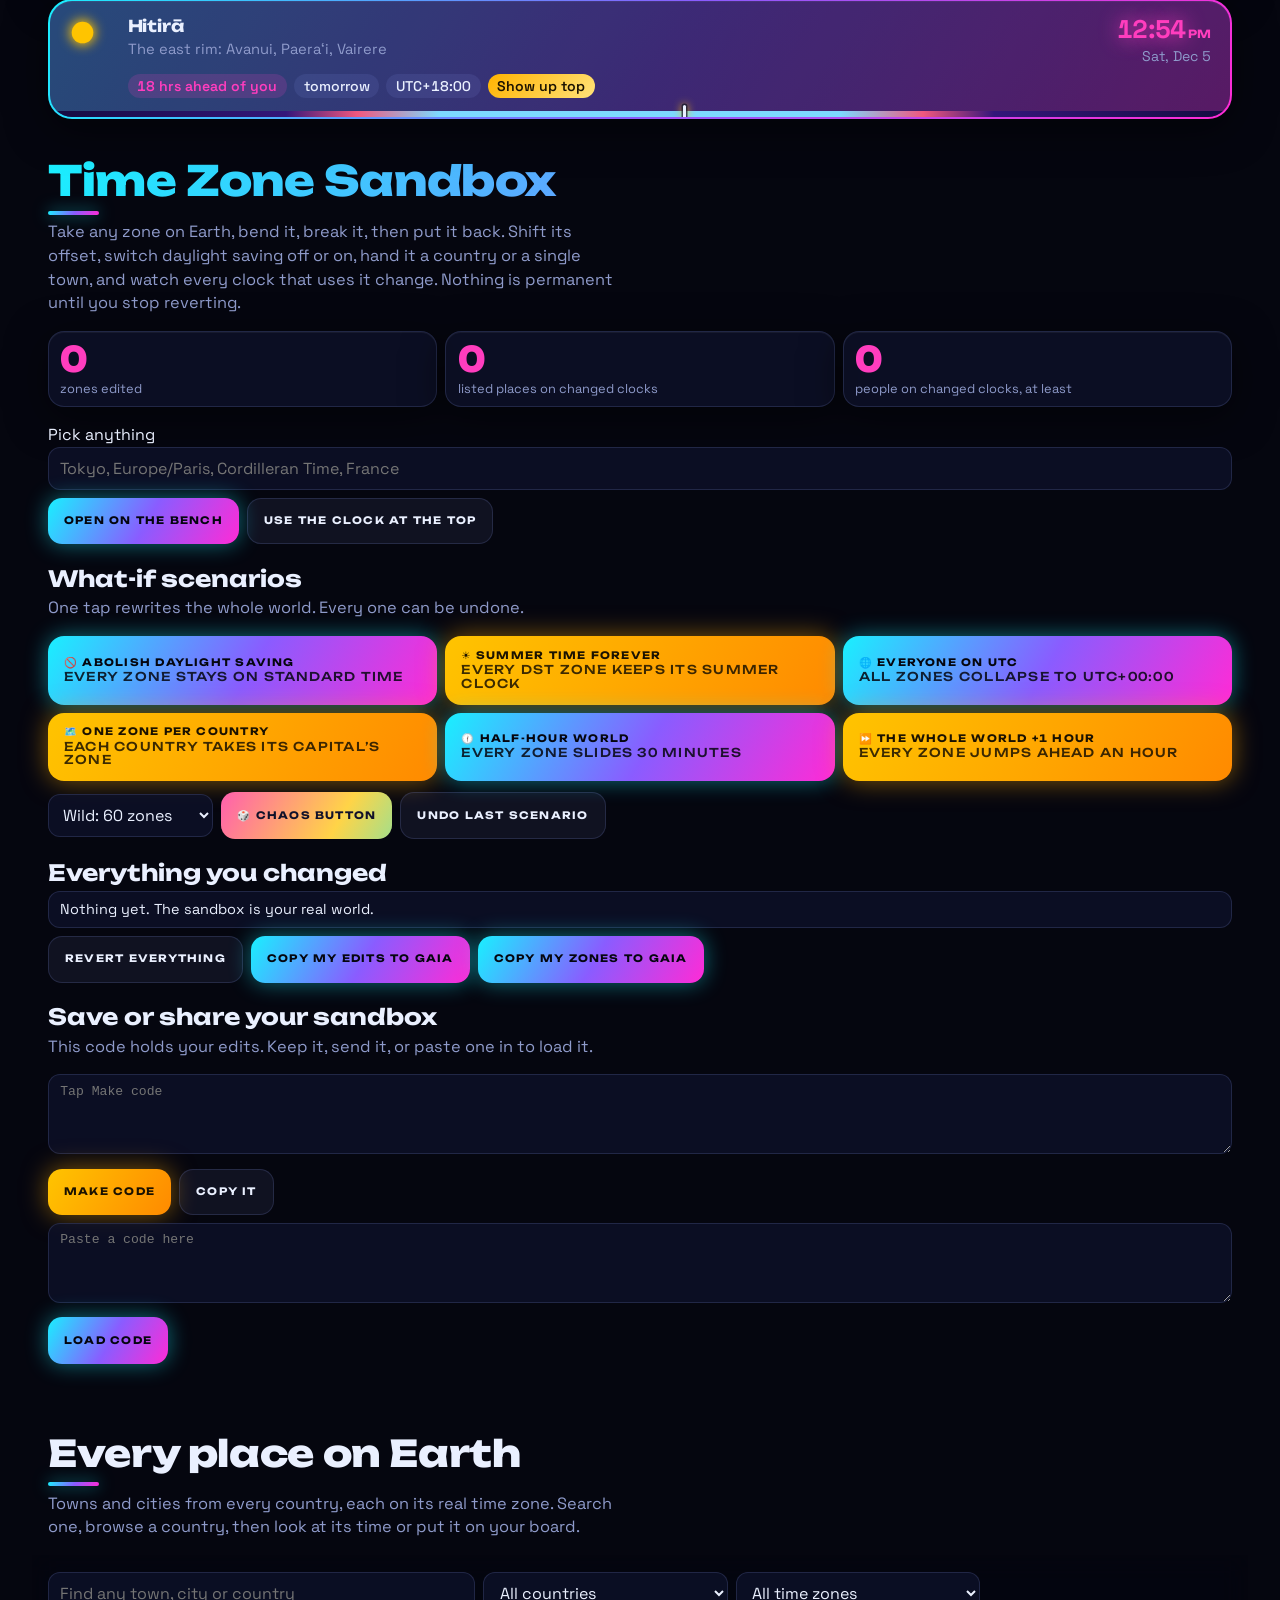
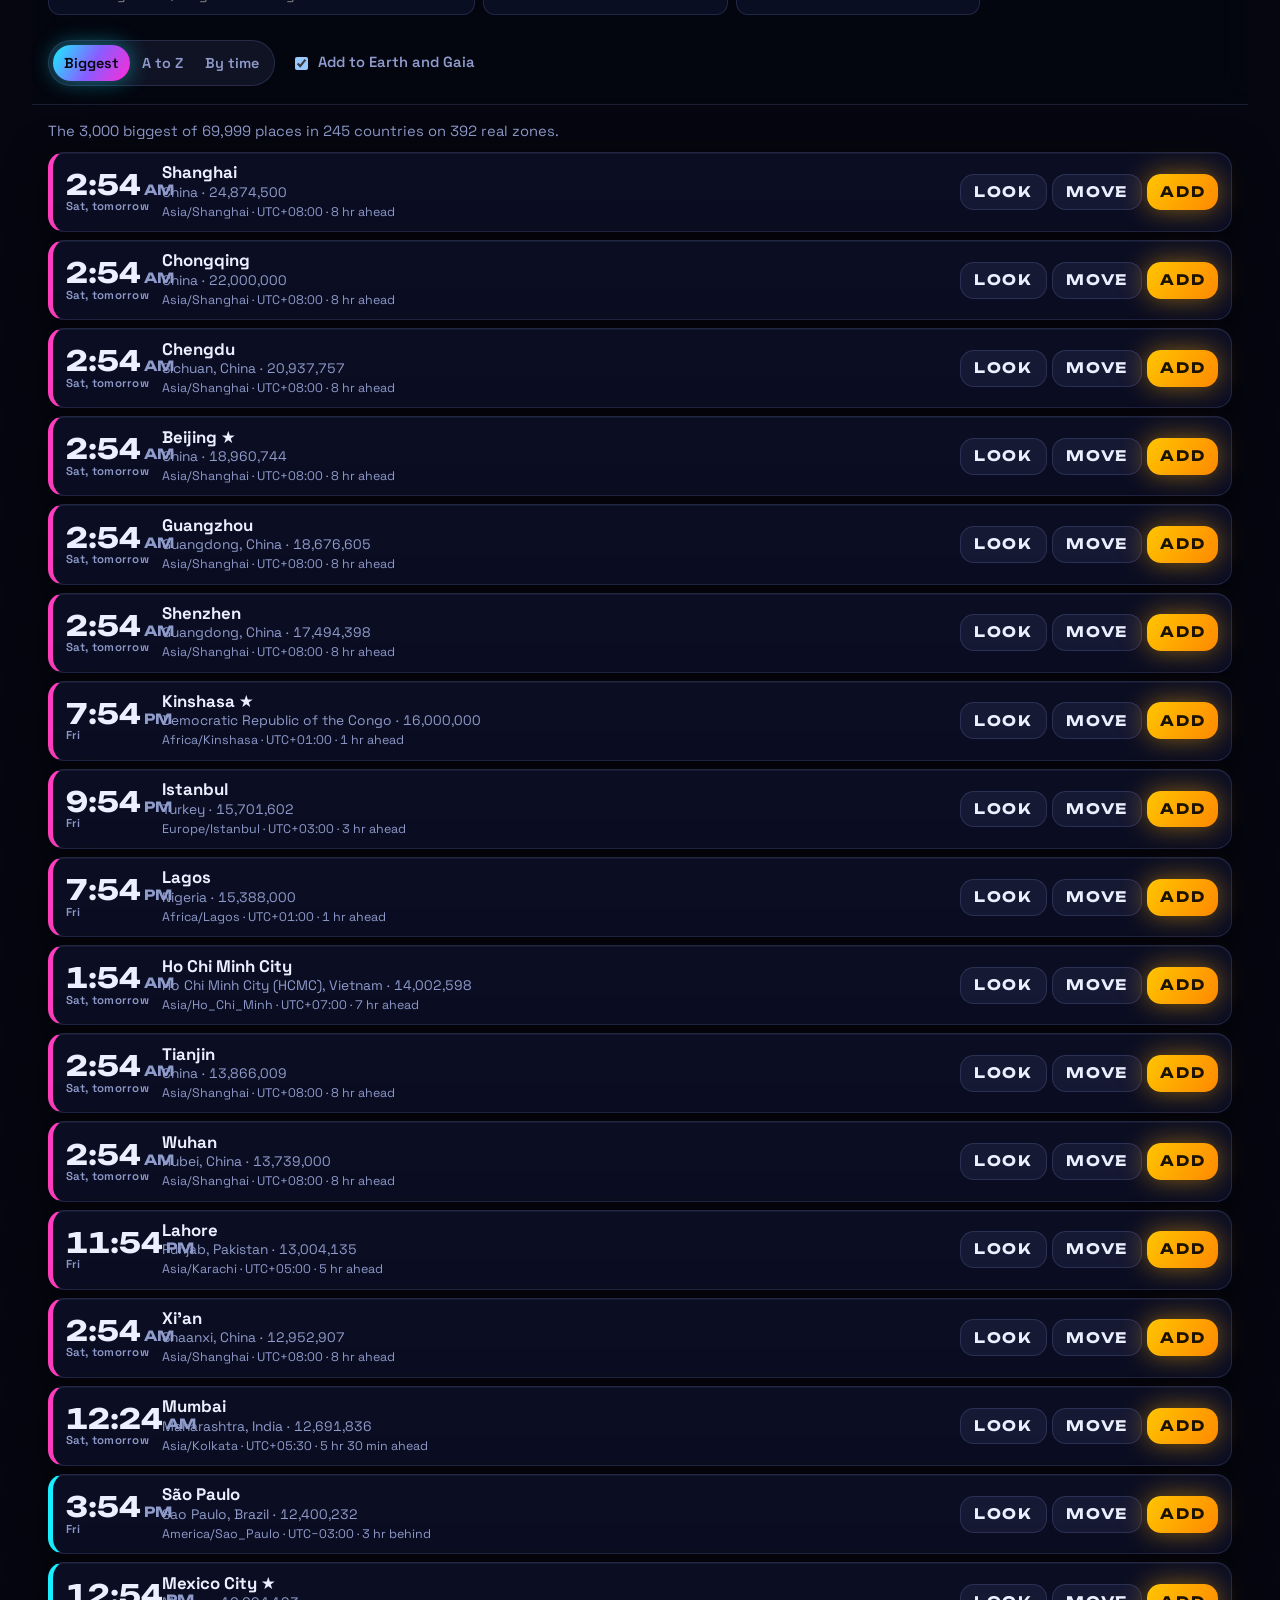
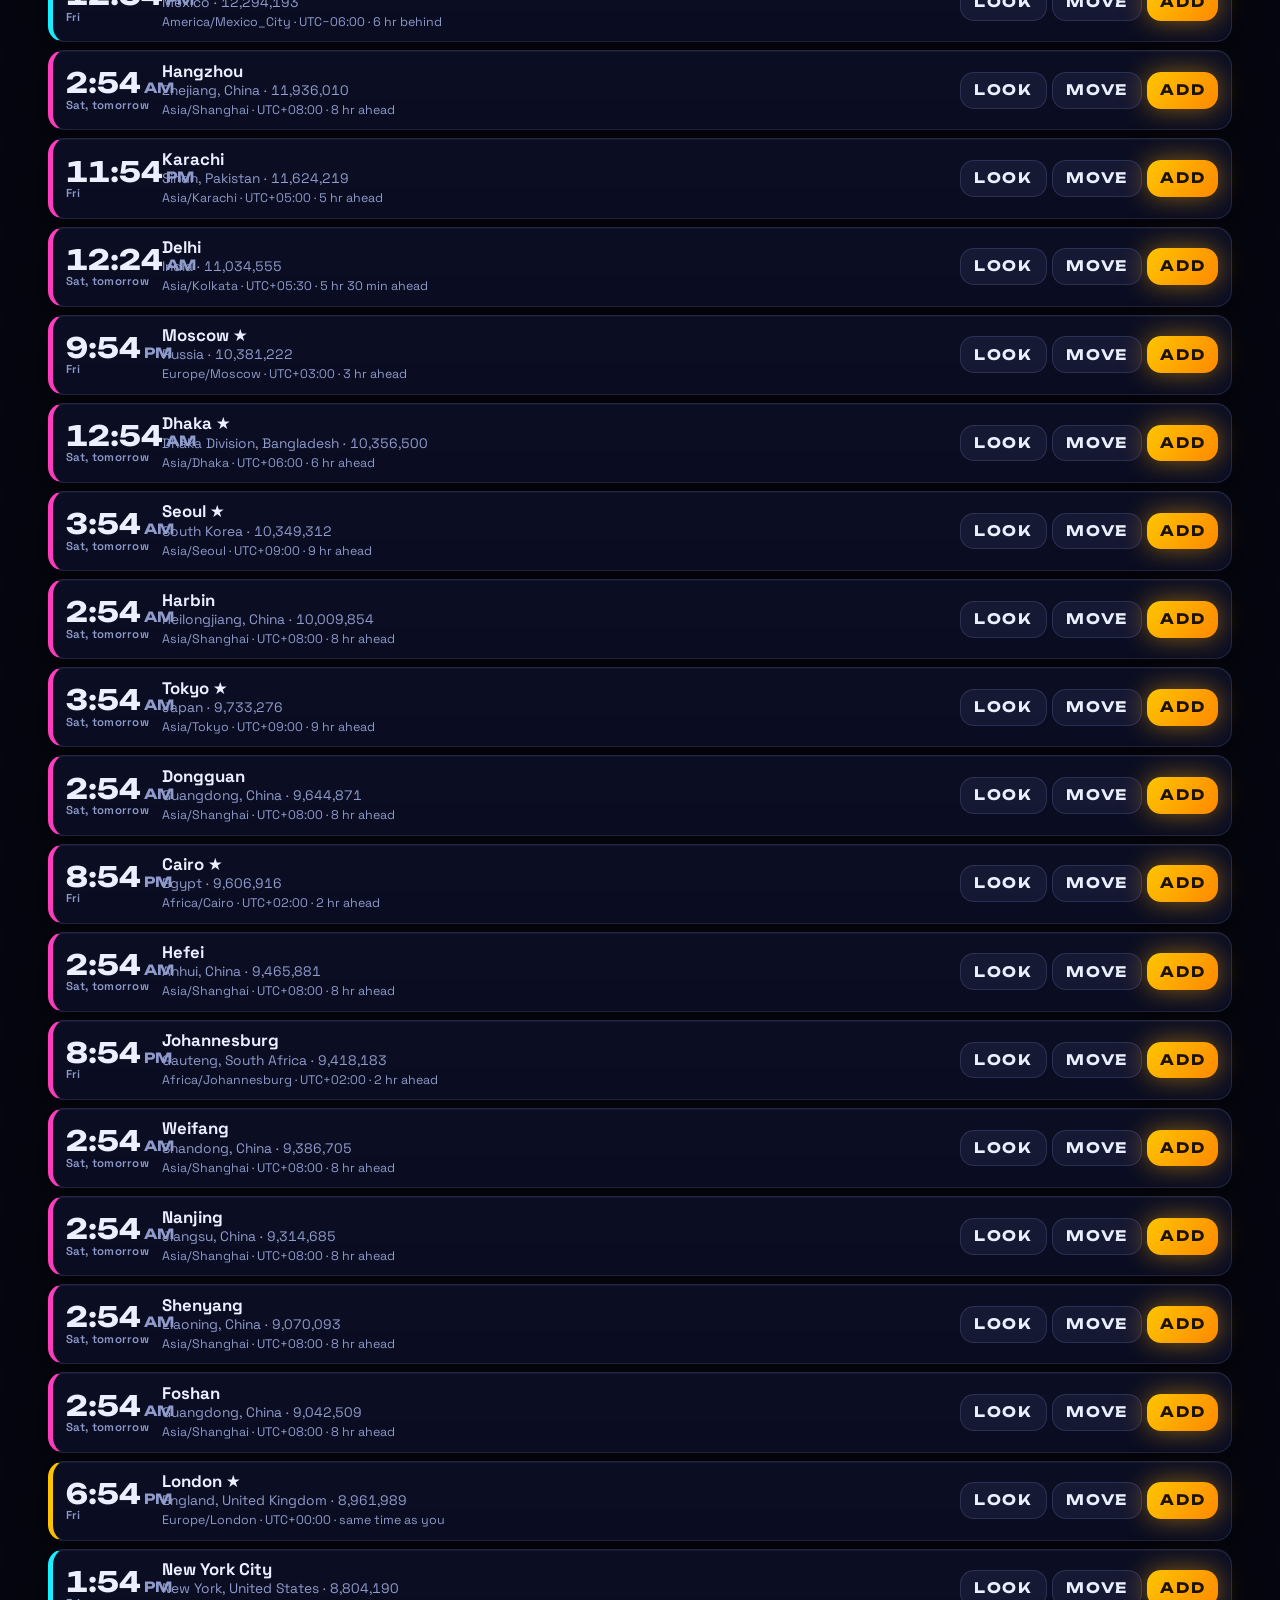
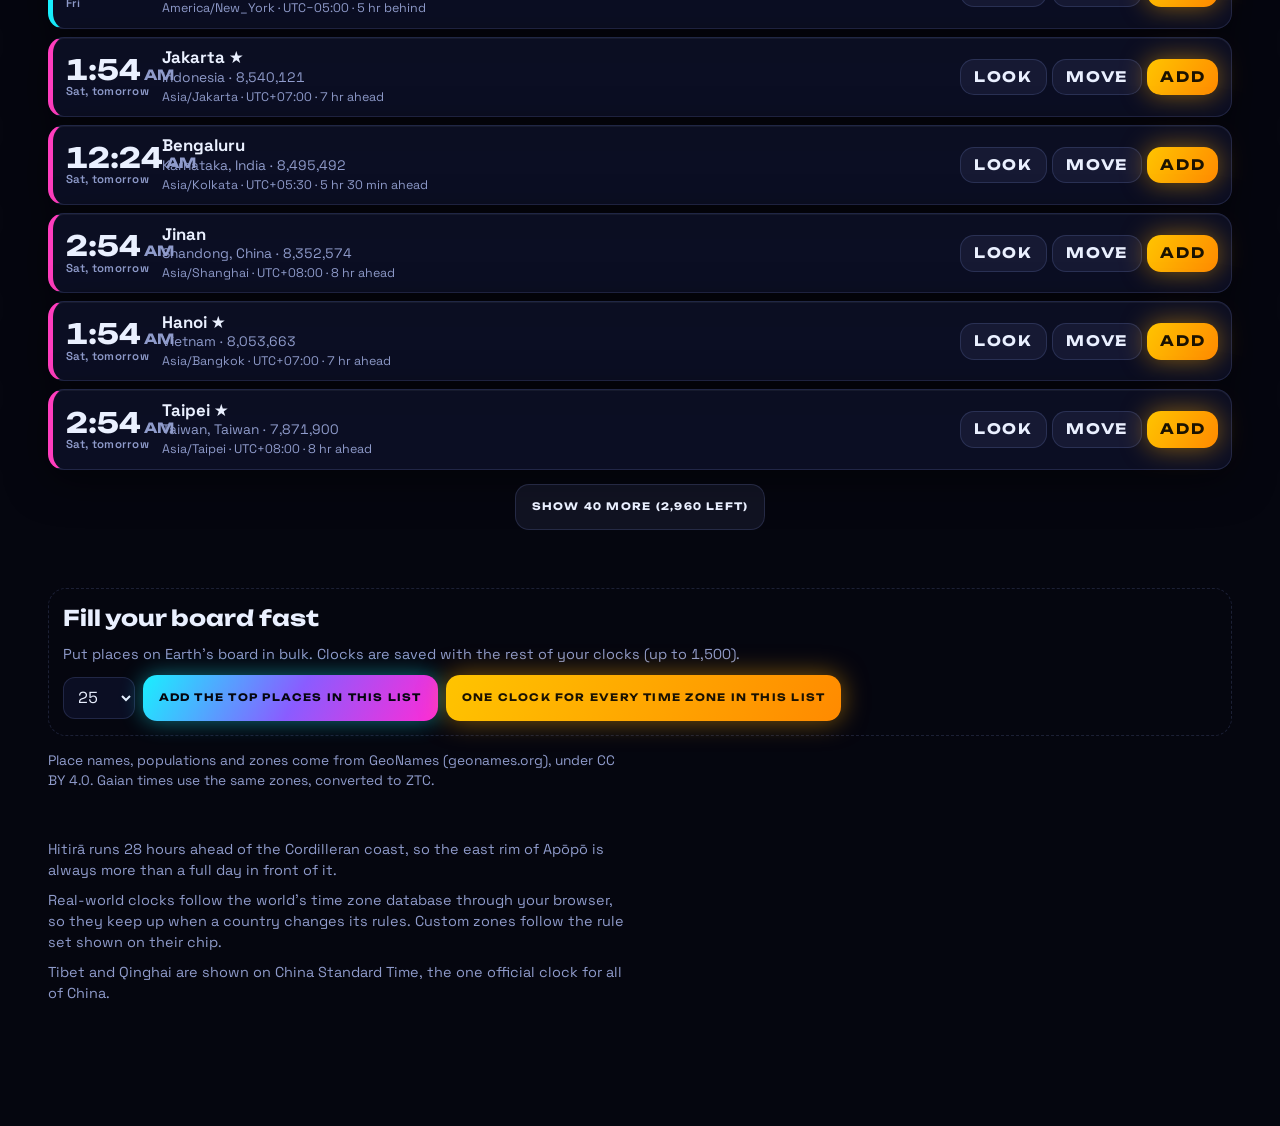
<file: parallax-2-0/index.html>
<!doctype html>
<html lang="en">
<head>
<meta charset="utf-8">
<meta name="viewport" content="width=device-width, initial-scale=1, viewport-fit=cover">
<title>Parallax 2.0</title>
<meta name="description" content="A live world clock for Earth and Gaia, with a sandbox for any offset, saved clocks and custom zones.">
<link rel="manifest" href="./manifest.webmanifest">
<meta name="theme-color" id="themeColor" content="#05060F">
<meta name="mobile-web-app-capable" content="yes">
<meta name="apple-mobile-web-app-capable" content="yes">
<meta name="apple-mobile-web-app-title" content="Parallax 2.0">
<meta name="apple-mobile-web-app-status-bar-style" content="default">
<link rel="apple-touch-icon" href="./icons/apple-touch-icon.png">
<link rel="icon" type="image/svg+xml" href="./icons/icon.svg">
<link rel="icon" type="image/png" sizes="32x32" href="./icons/favicon-32.png">
<link rel="stylesheet" href="./fonts/fonts.css">
<script src="./vendor/three.min.js"></script>
<style>
  /* A sibling of ALT 327K 2.0: same colors, type and card style, with its own layout and its own time sandbox. */
  :root {
    --bg: #EDF1FF;
    --ink: #0B1033;
    --muted: #4A5482;
    --card: #FFFFFF;
    --edge: rgba(24, 32, 96, .14);
    --track: rgba(24, 32, 96, .10);
    --above: #CF0F68;
    --gold: #9A6400;
    --beam: #FFC21A;
    --below: #00767F;
    --cl-a: #0786B5;
    --cl-b: #6431E8;
    --cl-wash: rgba(100, 49, 232, .07);
    --hi-glow: rgba(226, 40, 130, .22);
    --lo-glow: rgba(0, 170, 180, .22);
    --shadow: 0 8px 24px rgba(30, 40, 120, .10);
    --bar-bg: rgba(237, 241, 255, .86);
    --hud-bg: rgba(255, 255, 255, .92);
    --dot: #7A84B3;
    --display: "Big Shoulders Display", "Barlow Condensed", "Arial Narrow", Impact, sans-serif;
    --body: "Barlow", "Segoe UI", "Helvetica Neue", Arial, sans-serif;
    box-sizing: border-box;
    padding-top: env(safe-area-inset-top, 0px);
    padding-bottom: env(safe-area-inset-bottom, 0px);
  }
  @media (prefers-color-scheme: dark) {
    :root:not([data-theme="light"]) {
      --bg: #060819;
      --ink: #F1F5FF;
      --muted: #A6B0DA;
      --card: #0E1231;
      --edge: rgba(255, 255, 255, .12);
      --track: rgba(255, 255, 255, .10);
      --above: #FF5FAE;
      --gold: #FFD447;
      --beam: #FFD447;
      --below: #3EEBD6;
      --cl-a: #38D6FF;
      --cl-b: #A77BFF;
      --cl-wash: rgba(120, 100, 255, .10);
      --hi-glow: rgba(255, 60, 160, .26);
      --lo-glow: rgba(40, 230, 210, .18);
      --shadow: 0 8px 28px rgba(0, 0, 0, .45);
      --bar-bg: rgba(6, 8, 25, .82);
      --hud-bg: rgba(14, 18, 49, .94);
      --dot: #8D97C7;
    }
  }
  :root[data-theme="dark"] {
    --bg: #060819;
    --ink: #F1F5FF;
    --muted: #A6B0DA;
    --card: #0E1231;
    --edge: rgba(255, 255, 255, .12);
    --track: rgba(255, 255, 255, .10);
    --above: #FF5FAE;
    --gold: #FFD447;
    --beam: #FFD447;
    --below: #3EEBD6;
    --cl-a: #38D6FF;
    --cl-b: #A77BFF;
    --cl-wash: rgba(120, 100, 255, .10);
    --hi-glow: rgba(255, 60, 160, .26);
    --lo-glow: rgba(40, 230, 210, .18);
    --shadow: 0 8px 28px rgba(0, 0, 0, .45);
    --bar-bg: rgba(6, 8, 25, .82);
    --hud-bg: rgba(14, 18, 49, .94);
    --dot: #8D97C7;
  }

  *, *::before, *::after { box-sizing: inherit; }
  html { scroll-padding-top: calc(env(safe-area-inset-top, 0px) + 7.5rem); }
  body {
    margin: 0;
    background: var(--bg);
    color: var(--ink);
    font-family: var(--body);
    font-size: 1rem;
    line-height: 1.45;
    -webkit-text-size-adjust: 100%;
    overflow-x: hidden;
  }
  body::before, body::after {
    content: "";
    position: fixed;
    inset: 0;
    pointer-events: none;
    z-index: 0;
    transition: opacity .8s ease;
  }
  body::before {
    background: radial-gradient(120% 60% at 90% 0%, var(--hi-glow), transparent 62%),
                radial-gradient(80% 50% at 0% 30%, var(--hi-glow), transparent 60%);
    opacity: var(--hi, .5);
  }
  body::after {
    background: radial-gradient(120% 60% at 10% 100%, var(--lo-glow), transparent 62%),
                radial-gradient(80% 50% at 100% 70%, var(--lo-glow), transparent 60%);
    opacity: var(--lo, .5);
  }
  .sr { position: absolute; width: 1px; height: 1px; overflow: hidden; clip: rect(0 0 0 0); white-space: nowrap; }
  button, input, select { font: inherit; color: inherit; }
  :focus-visible { outline: 3px solid var(--cl-a); outline-offset: 2px; border-radius: 6px; }

  /* ---------- Hero: the sky over Summitbrook, colored by its time of day ---------- */
  .hero {
    position: relative;
    z-index: 1;
    overflow: hidden;
    color: #F4F7FF;
    background: linear-gradient(180deg, #03021A 0%, #0D0A45 34%, #34167A 62%, #8A2590 100%);
    padding: 1rem 1.25rem 1.7rem;
    border-radius: 0 0 30px 30px;
    box-shadow: 0 16px 40px rgba(12, 10, 70, .30);
  }
  #stars { position: absolute; inset: 0; width: 100%; height: 100%; transition: opacity 1.2s ease; }

  .hero-in { position: relative; max-width: 46rem; margin: 0 auto; }
  h1 { margin: 0; line-height: .8; display: flex; align-items: flex-end; gap: .12em; font-family: var(--display); font-weight: 900; }
  .big {
    font-size: clamp(6rem, 31vw, 14rem);
    letter-spacing: -.02em;
    background: linear-gradient(180deg, #FFFFFF 8%, #BFF3FF 48%, #FFD447 96%);
    -webkit-background-clip: text; background-clip: text;
    color: transparent;
    filter: drop-shadow(0 0 22px rgba(120, 220, 255, .45));
    font-variant-numeric: tabular-nums;
  }
  .big-side { display: flex; flex-direction: column; align-items: flex-start; padding-bottom: .16em; line-height: .86; }
  .big-sec { font-size: clamp(2rem, 9vw, 4rem); color: #BFF3FF; font-variant-numeric: tabular-nums; }
  .big-unit { font-size: clamp(2rem, 9vw, 4rem); color: #FFD447; }
  .beam {
    position: relative;
    height: 5px;
    margin: .55rem -1.25rem 0;
    background: linear-gradient(90deg, rgba(255, 255, 255, 0) 0%, #FFFFFF 50%, rgba(255, 255, 255, 0) 100%) 0 0 / 200% 100% repeat-x, #FFD447;
    box-shadow: 0 0 18px 4px rgba(255, 212, 71, .75), 0 0 60px 12px rgba(255, 150, 60, .45);
    transform-origin: left center;
    animation: sweep 1.1s cubic-bezier(.2, .8, .2, 1) both, shimmer 3.4s linear 1.1s infinite;
  }
  /* The beam is the horizon: a sun or moon rides along it through Summitbrook's day. */
  .beam i { position: absolute; top: 50%; width: 22px; height: 22px; margin: -11px 0 0 -11px; border-radius: 50%; }
  .beam i.sun { background: #FFE27A; box-shadow: 0 0 0 3px rgba(255, 212, 71, .35), 0 0 26px 8px rgba(255, 190, 60, .9); }
  .beam i.moon { background: #EAF2FF; box-shadow: inset -6px -2px 0 0 #9FB2E8, 0 0 18px 4px rgba(190, 215, 255, .7); }
  .beam span {
    position: absolute; right: 1.25rem; top: .7rem;
    font-family: var(--display); font-weight: 700; font-size: 1.45rem; color: #FFD447; letter-spacing: .01em;
  }
  @keyframes sweep { from { transform: scaleX(0); } to { transform: scaleX(1); } }
  @keyframes shimmer { from { background-position: 0 0; } to { background-position: -200% 0; } }
  /* ---------- Page ---------- */
  main { position: relative; z-index: 1; max-width: 46rem; margin: 0 auto; padding: 0 1rem 7rem; }
  h2 { font-family: var(--display); font-weight: 900; font-size: clamp(2rem, 8.5vw, 2.9rem); line-height: .95; margin: 0 0 .5rem; letter-spacing: .005em; }
  .sub { margin: 0 0 1rem; color: var(--muted); max-width: 34rem; }

  /* Tally under the day chart */
  .tally { list-style: none; display: grid; grid-template-columns: repeat(3, 1fr); gap: .6rem; margin: .9rem 0 0; padding: 0; }
  .tally li { border-top: 4px solid currentColor; padding-top: .35rem; }
  .tally b { display: block; font-family: var(--display); font-weight: 900; font-size: clamp(2.2rem, 10vw, 3.2rem); line-height: .9; font-variant-numeric: tabular-nums; }
  .tally span { display: block; color: var(--ink); font-weight: 600; font-size: .95rem; line-height: 1.15; margin-top: .2rem; }
  .t-above { color: var(--above); }
  .t-on { color: var(--gold); border-top-color: var(--beam) !important; }
  .t-below { color: var(--below); }

  /* The whole day */
  .pile { margin: 2.2rem 0 2.4rem; }
  #pile { background: var(--card); border: 1px solid var(--edge); border-radius: 22px; box-shadow: var(--shadow); padding: .5rem .25rem .25rem; cursor: pointer; }
  #pile svg { display: block; width: 100%; height: auto; }
  #pile text { font-family: var(--body); font-size: 10.5px; fill: var(--muted); font-variant-numeric: tabular-nums; }
  #pile .gline { stroke: var(--track); stroke-width: 1; }
  #pile .beamline { stroke: var(--beam); stroke-width: 2.5; filter: drop-shadow(0 0 5px var(--beam)); }
  #pile .beamtext { fill: var(--gold); font-weight: 600; font-size: 11.5px; }
  #pile .d-earth { fill: var(--dot); }
  #pile .d-cl { fill: url(#clgrad); filter: drop-shadow(0 0 3.5px var(--cl-a)); }
  #pile .d-on { fill: var(--beam); filter: drop-shadow(0 0 4px var(--beam)); }
  .legend { list-style: none; display: flex; flex-wrap: wrap; gap: .4rem 1.1rem; margin: .7rem 0 0; padding: 0; color: var(--muted); font-size: .9rem; }
  .legend li { display: flex; align-items: center; gap: .4rem; }
  .legend i { width: 11px; height: 11px; border-radius: 50%; display: inline-block; }
  .lg-cl { background: linear-gradient(135deg, var(--cl-a), var(--cl-b)); box-shadow: 0 0 8px var(--cl-a); }
  .lg-earth { background: var(--dot); }
  .lg-on { background: var(--beam); box-shadow: 0 0 8px var(--beam); }

  /* Sticky controls */
  .controls {
    position: sticky; top: env(safe-area-inset-top, 0px); z-index: 5;
    margin: 0 -1rem 1rem; padding: .55rem 1rem;
    background: var(--bar-bg);
    -webkit-backdrop-filter: blur(14px) saturate(1.4); backdrop-filter: blur(14px) saturate(1.4);
    border-bottom: 1px solid var(--edge);
    display: grid; gap: .5rem;
  }
  .seg { display: inline-flex; background: var(--track); border-radius: 999px; padding: 3px; }
  .seg button { border: 0; background: transparent; padding: .42rem .7rem; border-radius: 999px; font-weight: 600; font-size: .92rem; cursor: pointer; color: var(--muted); white-space: nowrap; min-height: 2.3rem; }
  .seg button[aria-pressed="true"] { background: linear-gradient(135deg, var(--cl-a), var(--cl-b)); color: #fff; box-shadow: 0 2px 10px rgba(100, 60, 240, .35); }
  .seg.scope { display: grid; grid-template-columns: repeat(4, auto); }
  .seg.scope button { padding-left: .3rem; padding-right: .3rem; }
  .controls .row2 { display: grid; grid-template-columns: minmax(0, 1fr) auto auto; gap: .5rem; align-items: center; }
  #q {
    width: 100%; min-width: 0; min-height: 2.5rem; border-radius: 999px; border: 1px solid var(--edge);
    background: var(--card); padding: .4rem 1rem; font-size: 1rem;
  }
  #q::placeholder { color: var(--muted); }
  #sort { border: 1px solid var(--edge); background: var(--card); border-radius: 999px; padding: .4rem .9rem; font-weight: 600; font-size: .92rem; cursor: pointer; white-space: nowrap; min-height: 2.5rem; }

  /* Ladder */
  .band-h { display: flex; align-items: baseline; justify-content: space-between; gap: 1rem; margin: 1.6rem 0 .7rem; }
  .band-h h2 { margin: 0; }
  .band-h span { color: var(--muted); font-weight: 500; font-size: .95rem; white-space: nowrap; }
  .band-h.above h2 { color: var(--above); }
  .band-h.below h2 { color: var(--below); }
  .band-h.glow h2 { background: linear-gradient(135deg, var(--cl-a), var(--cl-b)); -webkit-background-clip: text; background-clip: text; color: transparent; }

  .row {
    position: relative;
    display: grid; grid-template-columns: 2.3rem 1fr auto; column-gap: .65rem; row-gap: .15rem;
    background: var(--card); border: 1px solid var(--edge); border-radius: 18px;
    padding: .8rem .9rem 1.25rem; margin: 0 0 .55rem;
    box-shadow: var(--shadow);
    overflow: hidden;
  }
  .row.cl { background: linear-gradient(var(--card), var(--card)) padding-box, linear-gradient(135deg, var(--cl-a), var(--cl-b)) border-box; border: 2px solid transparent; }
  .row.cl::before { content: ""; position: absolute; inset: 0; background: var(--cl-wash); pointer-events: none; }
  .row.flash { animation: flash 1.4s ease 1; }
  @keyframes flash { 0%, 60% { box-shadow: 0 0 0 4px var(--beam), 0 0 40px var(--beam); } 100% { box-shadow: var(--shadow); } }
  .row.above { --band: var(--above); }
  .row.on { --band: var(--beam); }
  .row.below { --band: var(--below); }

  /* Sun or moon for that place */
  .sky { grid-row: 1 / span 2; position: relative; width: 1.7rem; height: 1.7rem; margin-top: .1rem; border-radius: 50%; }
  .sky.day { background: var(--beam); box-shadow: 0 0 14px 2px var(--beam); transform: scale(.8); }
  .sky.night { box-shadow: inset -.5rem -.18rem 0 0 var(--muted); }
  .row.cl .sky.night { box-shadow: inset -.5rem -.18rem 0 0 var(--cl-b); }

  .who { min-width: 0; position: relative; }
  .who h3 { margin: 0; font-family: var(--display); font-weight: 700; font-size: 1.55rem; line-height: 1.02; letter-spacing: .01em; overflow-wrap: anywhere; }
  .where { margin: .2rem 0 0; color: var(--muted); font-size: .92rem; line-height: 1.25; }
  .badge { display: inline-block; font-family: var(--display); font-weight: 900; font-size: .82rem; letter-spacing: .04em; padding: .05rem .38rem .08rem; border-radius: 6px; color: #fff; background: linear-gradient(135deg, var(--cl-a), var(--cl-b)); margin-right: .3rem; vertical-align: 1px; }
  .elev { text-align: right; position: relative; white-space: nowrap; }
  .elev b { font-family: var(--display); font-weight: 900; font-size: 1.95rem; line-height: 1; color: var(--band); font-variant-numeric: tabular-nums; }
  .elev i { font-style: normal; font-family: var(--display); font-weight: 700; font-size: 1rem; color: var(--band); margin-left: .15rem; }
  .elev small { display: block; color: var(--muted); font-size: .88rem; font-variant-numeric: tabular-nums; margin-top: .1rem; }
  .meta { grid-column: 2 / -1; margin: .35rem 0 0; display: flex; flex-wrap: wrap; gap: .3rem .45rem; font-size: .88rem; position: relative; }
  .chip { border-radius: 999px; padding: .12rem .6rem; background: var(--track); color: var(--ink); font-weight: 500; }
  .chip.delta { background: color-mix(in srgb, var(--band) 16%, transparent); color: var(--band); font-weight: 600; }
  .row.on .chip.delta { color: var(--gold); }
  .row.on .elev b, .row.on .elev i { color: var(--gold); }
  .chip.tag { border: 1px dashed var(--muted); background: transparent; color: var(--muted); }
  /* Each card's day, midnight to midnight, with a tick at the time it is there now */
  .bar {
    position: absolute; left: 0; right: 0; bottom: 0; height: 8px;
    background: linear-gradient(90deg, #140B40 0%, #34167A 20%, #F0577F 26%, #7DD9FF 33%, #7DD9FF 67%, #F0577F 74%, #34167A 80%, #140B40 100%);
  }
  .bar i { position: absolute; top: -6px; bottom: 0; width: 3px; margin-left: -1.5px; border-radius: 2px 2px 0 0; background: var(--ink); box-shadow: 0 0 0 1.5px var(--card), 0 0 8px 1px var(--beam); }

  .marker { display: grid; grid-template-columns: auto 1fr; gap: .8rem; align-items: center; margin: 1rem 0 1rem; padding: .1rem .2rem; color: var(--muted); }
  .marker b { font-family: var(--display); font-weight: 900; font-size: 1.35rem; color: var(--ink); white-space: nowrap; font-variant-numeric: tabular-nums; }
  .marker p { margin: 0; font-size: .92rem; line-height: 1.3; border-left: 2px dashed var(--muted); padding-left: .8rem; }

  .lineblock {
    position: relative; margin: 1.8rem -1rem 1rem; padding: 1.3rem 1rem 1.1rem;
    color: #1B1200;
    background: linear-gradient(90deg, #FFB300 0%, #FFD447 30%, #FFF6D0 50%, #FFD447 70%, #FFB300 100%) 0 0 / 200% 100% repeat-x;
    animation: shimmer 6s linear infinite;
    box-shadow: 0 0 34px 6px rgba(255, 196, 40, .55);
  }
  .lineblock h2 { margin: 0; font-size: clamp(2.6rem, 12vw, 4rem); color: #1B1200; font-variant-numeric: tabular-nums; }
  .lineblock p { margin: .3rem 0 0; font-weight: 600; max-width: 30rem; }

  .empty { background: var(--card); border: 1px dashed var(--muted); border-radius: 18px; padding: 1.2rem; text-align: center; }
  .empty button { margin-top: .6rem; border: 0; border-radius: 999px; padding: .5rem 1.1rem; font-weight: 600; color: #fff; cursor: pointer; background: linear-gradient(135deg, var(--cl-a), var(--cl-b)); }

  footer { margin-top: 3rem; color: var(--muted); font-size: .9rem; max-width: 36rem; }
  footer p { margin: 0 0 .6rem; }

  /* Floating pill: your own live time, and a tap takes you to it on the board */
  .nowpill {
    position: fixed; left: 50%; bottom: calc(.9rem + env(safe-area-inset-bottom, 0px)); z-index: 6;
    display: flex; align-items: baseline; gap: .5rem;
    border: 0; border-radius: 999px; padding: .5rem 1.15rem .55rem; min-height: 2.9rem;
    cursor: pointer; white-space: nowrap; color: #1B1200;
    background: linear-gradient(135deg, #FFB300, #FFE27A);
    box-shadow: 0 0 16px rgba(255, 196, 40, .6), 0 8px 24px rgba(0, 0, 0, .28);
    transform: translate(-50%, 170%);
    transition: transform .35s ease;
  }
  .nowpill.show { transform: translate(-50%, 0); }
  .nowpill small { font-weight: 600; font-size: .88rem; }
  .nowpill b { font-family: var(--display); font-weight: 900; font-size: 1.55rem; line-height: 1; font-variant-numeric: tabular-nums; }

  @media (max-width: 22.5rem) {
    .seg.scope button { font-size: .82rem; }
  }
  @media (min-width: 640px) {
    .controls { grid-template-columns: minmax(20rem, auto) 1fr; align-items: center; }
    .row { grid-template-columns: 3rem 1fr auto; padding: 1rem 1.2rem 1.15rem; }
    .who h3 { font-size: 1.8rem; }
    .elev b { font-size: 2.3rem; }
  }
  @media (prefers-reduced-motion: reduce) {
    .beam, .lineblock { animation: none; }
    .nowpill, #stars { transition: none; }
    .row.flash { animation: none; outline: 3px solid var(--beam); }
  }

  /* ---------- Sandbox: pick any clock on Earth, see its sky ---------- */
  .scene-top { display: flex; justify-content: space-between; align-items: flex-start; gap: .75rem; margin: 0 0 1.2rem; }
  .wordmark { margin: 0; white-space: nowrap; font-family: var(--display); font-weight: 900; font-size: 1.3rem; line-height: 1; letter-spacing: .01em; text-shadow: 0 1px 10px rgba(0, 0, 0, .5); }
  .phase { font-weight: 600; font-size: .9rem; line-height: 1.2; padding: .34rem .8rem; border-radius: 999px; background: rgba(6, 8, 25, .5); border: 1px solid rgba(255, 255, 255, .24); text-align: right; }
  .pick { margin: 0 0 clamp(1rem, 3.6vw, 2.2rem); }
  .pick label { display: block; font-weight: 600; font-size: .95rem; color: #E3EAFF; margin-bottom: .15rem; text-shadow: 0 1px 10px rgba(3, 2, 26, .5); }
  #zin {
    display: block; width: 100%; min-width: 0; background: transparent; border: 0; border-bottom: 3px dashed rgba(255, 255, 255, .55); border-radius: 0;
    color: #FFFFFF; font-family: var(--display); font-weight: 700; font-size: clamp(1.7rem, 7.6vw, 2.5rem); line-height: 1.1; letter-spacing: .01em;
    padding: .1rem 0 .2rem; text-overflow: ellipsis;
  }
  #zin:focus, #zin:focus-visible { outline: none; border-bottom: 3px solid #FFD447; border-radius: 0; }
  #zin::placeholder { color: rgba(255, 255, 255, .55); }
  .others { display: flex; flex-wrap: wrap; gap: .1rem 1rem; margin: 2.4rem 0 0; font-weight: 600; font-size: 1rem; font-variant-numeric: tabular-nums; color: #EEF2FF; text-shadow: 0 1px 12px rgba(3, 2, 26, .55); }
  .said { min-height: 1.3em; margin: .3rem 0 0; font-size: .9rem; font-weight: 600; color: #FFE27A; text-shadow: 0 1px 10px rgba(3, 2, 26, .6); }

  /* The dial: 12 numbers, and around it one lap of the 24-hour day with the Sun riding it. Noon is at the top.
     The ring uses the same night, twilight, pink edge and daylight colors as the day strip on every card. */
  .e-dialwrap { position: relative; width: min(100%, 21rem); aspect-ratio: 1; margin: 1.7rem auto 0; }
  .e-ring { position: absolute; inset: 0; border-radius: 50%;
    background: conic-gradient(from 180deg, #140B40 0deg, #140B40 62deg, #34167A 72deg, #F0577F 93.6deg, #7DD9FF 118.8deg, #D6F4FF 180deg, #7DD9FF 241.2deg, #F0577F 266.4deg, #34167A 288deg, #140B40 298deg, #140B40 360deg);
    -webkit-mask: radial-gradient(farthest-side, transparent calc(100% - 15px), #000 calc(100% - 14px));
    mask: radial-gradient(farthest-side, transparent calc(100% - 15px), #000 calc(100% - 14px));
  }
  .e-halo { position: absolute; inset: -6%; border-radius: 50%; background: radial-gradient(closest-side, rgba(255, 212, 71, 0) 78%, rgba(255, 212, 71, .2) 90%, rgba(255, 150, 60, 0) 100%); pointer-events: none; }
  .e-orbit { position: absolute; inset: 0; transform: rotate(var(--sun, 0deg)); pointer-events: none; }
  .e-orbit i { position: absolute; left: 50%; top: -4px; width: 22px; height: 22px; margin-left: -11px; border-radius: 50%; background: radial-gradient(circle at 40% 35%, #FFFFFF, #FFE27A 45%, #FFB300); box-shadow: 0 0 0 3px rgba(255, 212, 71, .35), 0 0 24px 8px rgba(255, 190, 60, .9), 0 0 60px 18px rgba(255, 150, 60, .45); }
  .e-dial { position: absolute; inset: 24px; width: calc(100% - 48px); height: calc(100% - 48px); overflow: visible; }
  .e-dial .face { fill: rgba(6, 8, 25, .7); stroke: rgba(191, 243, 255, .5); stroke-width: 1.5; }
  .e-dial .tk { stroke: rgba(244, 247, 255, .85); stroke-width: 3; stroke-linecap: round; }
  .e-dial .tk.half { stroke: rgba(191, 243, 255, .5); stroke-width: 1.5; }
  .e-dial .mk { fill: rgba(191, 243, 255, .45); }
  .e-dial .mk.five { fill: #FFD447; }
  .e-dial text { font-family: var(--display); font-weight: 900; font-size: 42px; fill: #F4F7FF; text-anchor: middle; dominant-baseline: central; }
  .e-dial text.top { fill: #FFD447; font-size: 50px; }
  .e-dial text.lap { font-size: 24px; font-weight: 700; fill: #BFF3FF; opacity: .9; letter-spacing: .02em; }
  .e-dial .hh { stroke: #FFFFFF; stroke-width: 10; stroke-linecap: round; }
  .e-dial .mh { stroke: #BFF3FF; stroke-width: 5.5; stroke-linecap: round; }
  .e-dial .sh { stroke: #FFD447; stroke-width: 2.2; stroke-linecap: round; filter: drop-shadow(0 0 5px #FFD447); }
  .e-dial .cap { fill: #060819; stroke: #FFD447; stroke-width: 3; }
  .e-dial .hands { animation: gsweep 1.3s cubic-bezier(.2, .8, .2, 1) both; transform-origin: 200px 200px; }

  .deck { position: relative; z-index: 1; max-width: 46rem; margin: 0 auto; padding: 1rem 1rem 0; }
  .slide { display: grid; grid-template-columns: auto minmax(0, 1fr) auto; gap: .6rem; align-items: center; margin: .2rem 0 0; }
  .nudge { width: 2.75rem; height: 2.75rem; border-radius: 50%; border: 1px solid var(--edge); background: var(--card); font-size: 1.5rem; font-weight: 600; line-height: 1; cursor: pointer; box-shadow: var(--shadow); padding: 0; }
  #slider { -webkit-appearance: none; appearance: none; width: 100%; height: 2.75rem; margin: 0; background: transparent; cursor: pointer; touch-action: pan-y; }
  #slider::-webkit-slider-runnable-track { height: 14px; border-radius: 9px; background: var(--trackgrad, var(--track)); box-shadow: inset 0 0 0 1px var(--edge); }
  #slider::-moz-range-track { height: 14px; border-radius: 9px; background: var(--trackgrad, var(--track)); box-shadow: inset 0 0 0 1px var(--edge); }
  #slider::-webkit-slider-thumb { -webkit-appearance: none; appearance: none; width: 32px; height: 32px; margin-top: -9px; border-radius: 50%; background: radial-gradient(circle at 35% 30%, #FFFFFF, #FFD447 55%, #FF9D2E); border: 3px solid #FFFFFF; box-shadow: 0 0 0 1px rgba(0, 0, 0, .25), 0 0 18px rgba(255, 196, 40, .85); }
  #slider::-moz-range-thumb { width: 26px; height: 26px; border-radius: 50%; background: radial-gradient(circle at 35% 30%, #FFFFFF, #FFD447 55%, #FF9D2E); border: 3px solid #FFFFFF; box-shadow: 0 0 0 1px rgba(0, 0, 0, .25), 0 0 18px rgba(255, 196, 40, .85); }
  .ends { display: flex; justify-content: space-between; color: var(--muted); font-size: .84rem; margin: -.1rem 3.4rem 0; }
  .trackkey { margin: .35rem 0 0; color: var(--muted); font-size: .84rem; text-align: center; }
  .presets { display: flex; gap: .45rem; overflow-x: auto; margin: .8rem -1rem 0; padding: .2rem 1rem .7rem; scrollbar-width: none; -webkit-overflow-scrolling: touch; }
  .presets::-webkit-scrollbar { display: none; }
  .presets button { flex: none; border-radius: 999px; border: 1px solid var(--edge); background: var(--card); padding: .45rem .9rem; font-weight: 600; font-size: .92rem; white-space: nowrap; min-height: 2.5rem; cursor: pointer; box-shadow: var(--shadow); }
  .presets button[aria-pressed="true"] { background: linear-gradient(135deg, #FFB300, #FFE27A); color: #1B1200; border-color: transparent; box-shadow: 0 0 16px rgba(255, 196, 40, .6); }

  /* Save a clock, make a zone */
  .make { display: grid; grid-template-columns: 1fr 1fr; gap: .6rem; margin: .3rem 0 0; }
  .btn { border: 0; border-radius: 999px; padding: .55rem 1rem; min-height: 2.8rem; font-weight: 600; font-size: .98rem; cursor: pointer; line-height: 1.15; }
  .btn.gold { color: #1B1200; background: linear-gradient(135deg, #FFB300, #FFE27A); box-shadow: 0 0 16px rgba(255, 196, 40, .5); }
  .btn.grad { color: #fff; background: linear-gradient(135deg, var(--cl-a), var(--cl-b)); box-shadow: 0 2px 10px rgba(100, 60, 240, .35); }
  .btn.plain { background: var(--card); border: 1px solid var(--edge); color: var(--ink); }
  .sheet { grid-column: 1 / -1; background: var(--card); border: 1px solid var(--edge); border-radius: 18px; padding: .9rem; box-shadow: var(--shadow); display: grid; gap: .65rem; }
  .sheet[hidden] { display: none; }
  .sheet h3 { margin: 0; font-family: var(--display); font-weight: 700; font-size: 1.45rem; line-height: 1.05; }
  .sheet p { margin: 0; color: var(--muted); font-size: .92rem; }
  .sheet label { display: grid; gap: .25rem; font-weight: 600; font-size: .9rem; color: var(--muted); }
  .sheet input, .sheet select { width: 100%; min-width: 0; min-height: 2.7rem; border-radius: 12px; border: 1px solid var(--edge); background: var(--bg); color: var(--ink); padding: .4rem .7rem; font: inherit; font-size: 1rem; font-weight: 500; }
  .sheet .acts { display: flex; gap: .5rem; flex-wrap: wrap; }
  .sheet .msg { min-height: 1.2em; color: var(--above); font-weight: 600; }

  .feel { margin: 1.5rem 0 0; }
  .feel h2 { margin: 0 0 .35rem; }
  .feel p { margin: 0 0 .55rem; max-width: 36rem; font-size: 1.05rem; }
  .feel .now { color: var(--muted); font-size: .98rem; }
  .near { list-style: none; margin: .2rem 0 0; padding: 0; display: grid; gap: .3rem; font-size: .95rem; }
  .near li { display: grid; grid-template-columns: 5.8rem 1fr; gap: .5rem; }
  .near span { color: var(--muted); font-weight: 600; }
  .near .lv { color: var(--gold); }

  .gauges { display: grid; grid-template-columns: 1fr 1fr; gap: .6rem; margin: 1.1rem 0 0; }
  .g { background: var(--card); border: 1px solid var(--edge); border-radius: 18px; padding: .75rem .8rem .85rem; box-shadow: var(--shadow); min-width: 0; position: relative; overflow: hidden; }
  .g::before { content: ""; position: absolute; left: 0; right: 0; top: 0; height: 4px; background: linear-gradient(90deg, var(--cl-a), var(--cl-b)); }
  .g span { display: block; font-weight: 600; font-size: .9rem; line-height: 1.2; color: var(--muted); }
  .g b { display: block; font-family: var(--display); font-weight: 900; font-size: clamp(1.9rem, 8.6vw, 2.6rem); line-height: 1; margin-top: .3rem; font-variant-numeric: tabular-nums; overflow-wrap: anywhere; }
  .g b.long { font-size: clamp(1.25rem, 5.6vw, 1.7rem); line-height: 1.05; }
  .g b i { font-style: normal; font-size: .5em; font-weight: 700; margin-left: .22em; }
  .g small { display: block; color: var(--muted); font-size: .82rem; line-height: 1.3; margin-top: .35rem; }
  .g.ahead b { color: var(--above); }
  .g.same b { color: var(--gold); }
  .g.behind b { color: var(--below); }

  .zonelist { margin: 1.6rem 0 0; }
  .zonelist h3 { font-family: var(--display); font-weight: 700; font-size: 1.5rem; line-height: 1.05; margin: 0; }
  .zonelist p { margin: .15rem 0 .6rem; color: var(--muted); font-size: .92rem; max-width: 34rem; }
  .zonelist h4 { margin: .9rem 0 .45rem; font-size: .95rem; font-weight: 600; color: var(--muted); }
  .towns { display: flex; flex-wrap: wrap; gap: .4rem; list-style: none; margin: 0; padding: 0; }
  .towns li { display: flex; align-items: stretch; gap: .25rem; }
  .town { border-radius: 14px; padding: .35rem .7rem .4rem; font-size: .95rem; line-height: 1.2; text-align: left; cursor: pointer; border: 2px solid transparent; background: linear-gradient(var(--card), var(--card)) padding-box, linear-gradient(135deg, var(--cl-a), var(--cl-b)) border-box; box-shadow: 0 0 14px color-mix(in srgb, var(--cl-b) 30%, transparent); }
  .town b { font-weight: 600; }
  .town small { display: block; color: var(--cl-b); font-weight: 600; font-size: .8rem; }
  .town[aria-pressed="true"] { background: linear-gradient(135deg, var(--cl-a), var(--cl-b)); color: #fff; }
  .town[aria-pressed="true"] small { color: #fff; }
  .rmz { border-radius: 14px; border: 1px dashed var(--muted); background: transparent; color: var(--muted); font-weight: 600; font-size: .85rem; padding: 0 .65rem; cursor: pointer; }
  .fine { margin: .9rem 0 0; color: var(--muted); font-size: .86rem; max-width: 36rem; }

  button.chip { border: 0; cursor: pointer; font: inherit; font-size: inherit; }
  button.chip.go { font-weight: 600; color: #1B1200; background: linear-gradient(135deg, #FFB300, #FFE27A); }
  button.chip.rm { font-weight: 600; border: 1px dashed var(--muted); background: transparent; color: var(--muted); }

  @media (min-width: 640px) {
    .gauges { grid-template-columns: repeat(3, 1fr); }
  }

  /* ============================================================
     Gaia: the mirror planet. A sibling of the Earth side: the same type, pills, beam and cards,
     in Gaia's own colors, under an aurora, with an 18-number dial. Always dark.
     ============================================================ */
  .planets { display: inline-flex; gap: 3px; padding: 3px; margin: 0 0 .9rem; border-radius: 999px; background: rgba(6, 8, 25, .5); border: 1px solid rgba(255, 255, 255, .24); }
  .planets button { border: 0; background: transparent; color: #DCE6FF; font-weight: 600; font-size: .95rem; padding: .4rem 1.05rem; min-height: 2.4rem; border-radius: 999px; cursor: pointer; }
  .planets button[data-planet="earth"][aria-pressed="true"] { background: linear-gradient(135deg, #FFB300, #FFE27A); color: #1B1200; box-shadow: 0 0 16px rgba(255, 196, 40, .6); }
  .planets button[data-planet="gaia"][aria-pressed="true"] { background: linear-gradient(135deg, #46FFB4, #7FE9FF 55%, #9B6BFF); color: #021018; box-shadow: 0 0 18px rgba(70, 255, 180, .65); }

  body.is-gaia { background: #020B14; color: #EAF8FF; }
  body.is-gaia::before, body.is-gaia::after { opacity: 0; }
  body.is-gaia > .hero, body.is-gaia > .deck, body.is-gaia > main, body.is-gaia > .nowpill { display: none; }

  #gaia {
    --g-void: #020B14; --g-aur: #46FFB4; --g-ice: #7FE9FF; --g-vio: #9B6BFF; --g-rose: #FF5CCB; --g-hel: #F6FBFF;
    --g-mute: #9CBFD2; --g-line: rgba(127, 233, 255, .2); --g-card: #06182A; --g-track: rgba(127, 233, 255, .1);
    --g-shadow: 0 8px 28px rgba(0, 0, 0, .5);
    position: relative; z-index: 1; color: #EAF8FF; background: var(--g-void); padding-bottom: 5rem;
  }
  #gaia[hidden] { display: none; }

  /* Hero: the sky over the picked place, laid out like the Earth side's. */
  .g-top { position: relative; overflow: hidden; padding: 1rem 1.25rem 1.9rem; background: linear-gradient(180deg, #010710 0%, #03182B 58%, #06304A 100%); border-radius: 0 0 30px 30px; box-shadow: 0 16px 40px rgba(0, 70, 80, .32); }
  /* Daylight over Gaia's high ground is a deep, dark blue. It fades in as Helios climbs. */
  .g-top::before { content: ""; position: absolute; inset: 0; background: linear-gradient(180deg, #031B4E 0%, #07347C 56%, #1560A8 100%); opacity: var(--gday, 0); transition: opacity 1.4s ease; }
  .g-top::after { content: ""; position: absolute; inset: 0; opacity: calc(1 - var(--gday, 0)); transition: opacity 1.4s ease; background:
    radial-gradient(1.3px 1.3px at 8% 12%, #fff, transparent 60%), radial-gradient(1px 1px at 19% 31%, #BFF6FF, transparent 60%),
    radial-gradient(1.4px 1.4px at 31% 8%, #fff, transparent 60%), radial-gradient(1px 1px at 44% 22%, #fff, transparent 60%),
    radial-gradient(1.2px 1.2px at 58% 6%, #BFF6FF, transparent 60%), radial-gradient(1px 1px at 67% 27%, #fff, transparent 60%),
    radial-gradient(1.5px 1.5px at 79% 14%, #fff, transparent 60%), radial-gradient(1px 1px at 91% 33%, #BFF6FF, transparent 60%),
    radial-gradient(1px 1px at 13% 52%, #fff, transparent 60%), radial-gradient(1.2px 1.2px at 87% 55%, #fff, transparent 60%),
    radial-gradient(1px 1px at 4% 78%, #BFF6FF, transparent 60%), radial-gradient(1.2px 1.2px at 95% 81%, #fff, transparent 60%); }
  #aurora { position: absolute; inset: 0; width: 100%; height: 100%; filter: blur(9px) saturate(1.35); opacity: var(--gaur, 1); transition: opacity 1.4s ease; }
  .g-in { position: relative; z-index: 1; max-width: 46rem; margin: 0 auto; }
  .g-bar { display: flex; justify-content: space-between; align-items: flex-start; gap: .75rem; margin: 0 0 1.2rem; }
  .g-word { margin: 0; white-space: nowrap; font-family: var(--display); font-weight: 900; font-size: 1.3rem; line-height: 1; letter-spacing: .01em; text-shadow: 0 1px 10px rgba(0, 0, 0, .5); }
  .g-phase { font-weight: 600; font-size: .9rem; line-height: 1.2; padding: .34rem .8rem; border-radius: 999px; background: rgba(2, 11, 20, .55); border: 1px solid rgba(127, 233, 255, .45); color: var(--g-ice); text-align: right; }
  .g-pick { margin: 0 0 clamp(1rem, 3.6vw, 2.2rem); }
  .g-pick label { display: block; font-weight: 600; font-size: .95rem; color: #D9F4FF; margin-bottom: .15rem; text-shadow: 0 1px 10px rgba(1, 7, 16, .6); }
  #gaia #gPick {
    display: block; width: 100%; min-width: 0; -webkit-appearance: none; appearance: none; background: transparent; border: 0; border-bottom: 3px dashed rgba(127, 233, 255, .6); border-radius: 0;
    color: #FFFFFF; font-family: var(--display); font-weight: 700; font-size: clamp(1.7rem, 7.6vw, 2.5rem); line-height: 1.1; letter-spacing: .01em;
    padding: .1rem 0 .2rem; text-overflow: ellipsis; cursor: pointer;
  }
  #gaia #gPick:focus, #gaia #gPick:focus-visible { outline: none; border-bottom: 3px solid var(--g-aur); border-radius: 0; }
  #gPick option { color: #021018; background: #EAF8FF; font-family: var(--body); font-size: 1rem; font-weight: 500; }

  .g-time { margin: 0; line-height: .8; display: flex; align-items: flex-end; gap: .12em; font-family: var(--display); font-weight: 900; }
  .g-time .n { font-size: clamp(6rem, 31vw, 14rem); letter-spacing: -.02em; background: linear-gradient(180deg, #FFFFFF 8%, #BFF6FF 48%, #46FFB4 96%); -webkit-background-clip: text; background-clip: text; color: transparent; filter: drop-shadow(0 0 22px rgba(70, 255, 180, .45)); font-variant-numeric: tabular-nums; }
  .g-time .side { display: flex; flex-direction: column; align-items: flex-start; padding-bottom: .16em; line-height: .86; }
  .g-time .side b { font-size: clamp(2rem, 9vw, 4rem); color: #BFF6FF; font-variant-numeric: tabular-nums; }
  .g-time .side i { font-style: normal; font-size: clamp(2rem, 9vw, 4rem); color: var(--g-aur); }
  /* The beam is the horizon, same as on Earth. Helios or Selene rides along it through the 36-hour day. */
  .g-beam { position: relative; height: 5px; margin: .55rem -1.25rem 0; background: linear-gradient(90deg, rgba(255, 255, 255, 0) 0%, #FFFFFF 50%, rgba(255, 255, 255, 0) 100%) 0 0 / 200% 100% repeat-x, #46FFB4; box-shadow: 0 0 18px 4px rgba(70, 255, 180, .75), 0 0 60px 12px rgba(127, 233, 255, .45); transform-origin: left center; animation: sweep 1.1s cubic-bezier(.2, .8, .2, 1) both, shimmer 3.4s linear 1.1s infinite; }
  .g-beam i { position: absolute; top: 50%; width: 22px; height: 22px; margin: -11px 0 0 -11px; border-radius: 50%; }
  .g-beam i.sun { background: radial-gradient(circle at 40% 35%, #FFFFFF, #EAF8FF 45%, #9FE9FF); box-shadow: 0 0 0 3px rgba(246, 251, 255, .3), 0 0 26px 8px rgba(190, 240, 255, .95); }
  .g-beam i.moon { background: #EAF8FF; box-shadow: inset -6px -2px 0 0 #6FA9C4, 0 0 18px 4px rgba(127, 233, 255, .6); }
  .g-beam span { position: absolute; right: 1.25rem; top: .7rem; font-family: var(--display); font-weight: 700; font-size: 1.45rem; color: var(--g-aur); letter-spacing: .01em; }
  .g-others { display: flex; flex-wrap: wrap; gap: .1rem 1rem; margin: 2.4rem 0 0; font-weight: 600; font-size: 1rem; font-variant-numeric: tabular-nums; color: #EAF8FF; text-shadow: 0 1px 12px rgba(1, 7, 16, .6); }
  .g-others span + span { color: var(--g-ice); }
  .g-others em, .g-band em, #gFeelNow em { font-style: normal; color: var(--g-aur); font-weight: 600; }
  .g-others em { display: block; }

  /* The dial: 18 numbers, and around it one lap of the 36-hour day with Helios riding it. Noon is at the top. */
  .g-dialwrap { position: relative; width: min(100%, 21rem); aspect-ratio: 1; margin: 1.7rem auto 0; }
  .g-ring { position: absolute; inset: 0; border-radius: 50%;
    background: conic-gradient(from 180deg, #04101F 0deg, #0B1D4A 62deg, #7A3CFF 82deg, #FF5CCB 90deg, #BFF6FF 106deg, #F6FBFF 180deg, #BFF6FF 254deg, #FF5CCB 270deg, #7A3CFF 278deg, #0B1D4A 298deg, #04101F 360deg);
    -webkit-mask: radial-gradient(farthest-side, transparent calc(100% - 15px), #000 calc(100% - 14px));
    mask: radial-gradient(farthest-side, transparent calc(100% - 15px), #000 calc(100% - 14px));
  }
  .g-halo { position: absolute; inset: -6%; border-radius: 50%; background: radial-gradient(closest-side, rgba(70, 255, 180, 0) 78%, rgba(70, 255, 180, .22) 90%, rgba(127, 233, 255, 0) 100%); pointer-events: none; }
  .g-orbit { position: absolute; inset: 0; transform: rotate(var(--hel, 0deg)); pointer-events: none; }
  .g-orbit i { position: absolute; left: 50%; top: -4px; width: 22px; height: 22px; margin-left: -11px; border-radius: 50%; background: radial-gradient(circle at 40% 35%, #FFFFFF, #EAF8FF 45%, #9FE9FF); box-shadow: 0 0 0 3px rgba(246, 251, 255, .28), 0 0 24px 8px rgba(190, 240, 255, .95), 0 0 60px 18px rgba(127, 233, 255, .5); }
  .g-dial { position: absolute; inset: 24px; width: calc(100% - 48px); height: calc(100% - 48px); overflow: visible; }
  .g-dial .face { fill: rgba(2, 11, 20, .74); stroke: rgba(127, 233, 255, .5); stroke-width: 1.5; }
  .g-dial .tk { stroke: rgba(234, 248, 255, .85); stroke-width: 3; stroke-linecap: round; }
  .g-dial .tk.half { stroke: rgba(127, 233, 255, .5); stroke-width: 1.5; }
  .g-dial .mk { fill: rgba(127, 233, 255, .45); }
  .g-dial .mk.five { fill: var(--g-aur); }
  .g-dial text { font-family: var(--display); font-weight: 900; font-size: 36px; fill: #EAF8FF; text-anchor: middle; dominant-baseline: central; }
  .g-dial text.top { fill: var(--g-aur); font-size: 44px; }
  .g-dial text.lap { font-size: 24px; font-weight: 700; fill: var(--g-ice); opacity: .9; letter-spacing: .02em; }
  .g-dial .hh { stroke: #F6FBFF; stroke-width: 10; stroke-linecap: round; }
  .g-dial .mh { stroke: var(--g-ice); stroke-width: 5.5; stroke-linecap: round; }
  .g-dial .sh { stroke: var(--g-aur); stroke-width: 2.2; stroke-linecap: round; filter: drop-shadow(0 0 5px var(--g-aur)); }
  .g-dial .cap { fill: #021018; stroke: var(--g-aur); stroke-width: 3; }
  .g-dial .hands { animation: gsweep 1.3s cubic-bezier(.2, .8, .2, 1) both; transform-origin: 200px 200px; }
  @keyframes gsweep { from { transform: rotate(-140deg); opacity: 0; } to { transform: rotate(0deg); opacity: 1; } }

  /* Deck and page: the Earth side's pills, cards and gauges in Gaia's colors. */
  .g-deck { position: relative; z-index: 1; max-width: 46rem; margin: 0 auto; padding: 1rem 1rem 0; }
  .g-places { display: flex; gap: .45rem; overflow-x: auto; margin: .2rem -1rem 0; padding: .2rem 1rem .7rem; scrollbar-width: none; -webkit-overflow-scrolling: touch; }
  .g-places::-webkit-scrollbar { display: none; }
  .g-places button { flex: none; border-radius: 999px; border: 1px solid var(--g-line); background: var(--g-card); color: #EAF8FF; padding: .45rem .9rem; font-weight: 600; font-size: .92rem; white-space: nowrap; min-height: 2.5rem; cursor: pointer; box-shadow: var(--g-shadow); }
  .g-places button[aria-pressed="true"] { background: linear-gradient(135deg, #46FFB4, #7FE9FF); color: #021018; border-color: transparent; box-shadow: 0 0 16px rgba(70, 255, 180, .6); }
  .g-tools { display: flex; justify-content: flex-start; margin: .3rem 0 0; }
  .g-seg { display: inline-flex; background: var(--g-track); border-radius: 999px; padding: 3px; }
  .g-seg button { border: 0; background: transparent; padding: .42rem .8rem; border-radius: 999px; font-weight: 600; font-size: .92rem; cursor: pointer; color: var(--g-mute); white-space: nowrap; min-height: 2.3rem; }
  .g-seg button[aria-pressed="true"] { background: linear-gradient(135deg, #46FFB4, #7FE9FF 60%, #9B6BFF); color: #021018; box-shadow: 0 2px 10px rgba(70, 255, 180, .35); }
  .g-feel { margin: 1.5rem 0 0; }
  .g-feel h2 { margin: 0 0 .35rem; background: linear-gradient(135deg, #FF5CCB, #FFD1F2 55%, #9B6BFF); -webkit-background-clip: text; background-clip: text; color: transparent; }
  .g-feel p { margin: 0; max-width: 36rem; font-size: 1.05rem; }

  .g-main { position: relative; z-index: 1; max-width: 46rem; margin: 0 auto; padding: 0 1rem; }
  .g-main > section { margin: 2.2rem 0 0; }
  .g-sub { margin: 0 0 1rem; color: var(--g-mute); max-width: 34rem; }
  .g-suncard { background: var(--g-card); border: 1px solid var(--g-line); border-radius: 22px; box-shadow: var(--g-shadow); padding: 1.3rem 1rem .8rem; }
  .g-sunbar { position: relative; height: 12px; border-radius: 6px; box-shadow: 0 0 22px rgba(127, 233, 255, .25); }
  .g-sunbar i { position: absolute; top: -8px; bottom: -4px; width: 3px; margin-left: -1.5px; border-radius: 2px; background: #FFFFFF; box-shadow: 0 0 0 1.5px var(--g-card), 0 0 10px 2px rgba(246, 251, 255, .9); }
  .g-sunends { display: flex; justify-content: space-between; color: var(--g-mute); font-size: .84rem; margin: .5rem 0 0; }
  .g-sun { list-style: none; display: grid; grid-template-columns: repeat(3, 1fr); gap: .6rem; margin: .9rem 0 0; padding: 0; }
  .g-sun li { border-top: 4px solid currentColor; padding-top: .35rem; color: var(--c); min-width: 0; }
  .g-sun b { display: block; font-family: var(--display); font-weight: 900; font-size: clamp(2rem, 9.4vw, 3.2rem); line-height: .9; font-variant-numeric: tabular-nums; white-space: nowrap; }
  .g-sun b i { font-style: normal; font-size: .46em; font-weight: 700; margin-left: .12em; }
  .g-sun span { display: block; color: #EAF8FF; font-weight: 600; font-size: .95rem; line-height: 1.15; margin-top: .2rem; }

  .g-band { display: flex; flex-wrap: wrap; align-items: baseline; justify-content: space-between; gap: .1rem 1rem; margin: 1.6rem 0 .7rem; }
  .g-band h2 { margin: 0; color: var(--rc); }
  .g-band span { color: var(--g-mute); font-weight: 500; font-size: .95rem; white-space: nowrap; }
  .g-row { position: relative; display: grid; grid-template-columns: 2.3rem 1fr auto; column-gap: .65rem; row-gap: .15rem; background: var(--g-card); border: 1px solid var(--g-line); border-radius: 18px; padding: .8rem .9rem 1.25rem; margin: 0 0 .55rem; box-shadow: var(--g-shadow); overflow: hidden; }
  .g-row.picked { border: 2px solid transparent; background: linear-gradient(var(--g-card), var(--g-card)) padding-box, linear-gradient(135deg, #46FFB4, #7FE9FF 55%, #9B6BFF) border-box; box-shadow: var(--g-shadow), 0 0 22px rgba(70, 255, 180, .22); }
  .g-sky { grid-row: 1 / span 2; width: 1.7rem; height: 1.7rem; margin-top: .1rem; border-radius: 50%; }
  .g-sky.day { background: #F6FBFF; box-shadow: 0 0 14px 2px rgba(190, 240, 255, .95); transform: scale(.8); }
  .g-sky.night { box-shadow: inset -.5rem -.18rem 0 0 var(--g-ice); }
  .g-who { min-width: 0; }
  .g-who h3 { margin: 0; font-family: var(--display); font-weight: 700; font-size: 1.55rem; line-height: 1.02; letter-spacing: .01em; overflow-wrap: anywhere; }
  .g-who p { margin: .2rem 0 0; color: var(--g-mute); font-size: .92rem; line-height: 1.25; }
  .g-elev { text-align: right; white-space: nowrap; }
  .g-elev b { font-family: var(--display); font-weight: 900; font-size: 1.95rem; line-height: 1; color: var(--rc); font-variant-numeric: tabular-nums; }
  .g-elev i { font-style: normal; font-family: var(--display); font-weight: 700; font-size: 1rem; color: var(--rc); margin-left: .15rem; }
  .g-elev small { display: block; color: var(--g-mute); font-size: .88rem; font-variant-numeric: tabular-nums; margin-top: .1rem; }
  .g-chips { grid-column: 2 / -1; margin: .35rem 0 0; display: flex; flex-wrap: wrap; gap: .3rem .45rem; font-size: .88rem; }
  .g-chip { border-radius: 999px; padding: .12rem .6rem; background: var(--g-track); color: #EAF8FF; font-weight: 500; font-variant-numeric: tabular-nums; }
  .g-chip.off { background: color-mix(in srgb, var(--rc) 16%, transparent); color: var(--rc); font-weight: 600; }
  .g-chip.tag { border: 1px dashed var(--g-mute); background: transparent; color: var(--g-mute); }
  button.g-chip { border: 0; cursor: pointer; font: inherit; font-size: inherit; }
  button.g-chip.go { font-weight: 600; color: #021018; background: linear-gradient(135deg, #46FFB4, #7FE9FF); }
  /* Each card's 36-hour day, midnight to midnight, with a tick at the time it is there now */
  .g-daybar { position: absolute; left: 0; right: 0; bottom: 0; height: 8px; background: linear-gradient(90deg, #04101F 0%, #0B1D4A 20%, #FF5CCB 26%, #BFF6FF 33%, #F6FBFF 50%, #BFF6FF 67%, #FF5CCB 74%, #0B1D4A 80%, #04101F 100%); }
  .g-daybar i { position: absolute; top: -6px; bottom: 0; width: 3px; margin-left: -1.5px; border-radius: 2px 2px 0 0; background: #FFFFFF; box-shadow: 0 0 0 1.5px var(--g-card), 0 0 8px 1px var(--g-aur); }
  .rd-0 { --rc: #7FE9FF; } .rd-1 { --rc: #F6FBFF; } .rd-2 { --rc: #46FFB4; } .rd-3 { --rc: #FF5CCB; }

  .g-gauges { display: grid; grid-template-columns: 1fr 1fr; gap: .6rem; margin: 1rem 0 0; }
  .g-g { background: var(--g-card); border: 1px solid var(--g-line); border-radius: 18px; padding: .75rem .8rem .85rem; box-shadow: var(--g-shadow); min-width: 0; position: relative; overflow: hidden; }
  .g-g::before { content: ""; position: absolute; left: 0; right: 0; top: 0; height: 4px; background: linear-gradient(90deg, #46FFB4, #7FE9FF 55%, #9B6BFF); }
  .g-g span { display: block; font-weight: 600; font-size: .9rem; line-height: 1.2; color: var(--g-mute); }
  .g-g b { display: block; font-family: var(--display); font-weight: 900; font-size: clamp(1.9rem, 8.6vw, 2.6rem); line-height: 1; margin-top: .3rem; font-variant-numeric: tabular-nums; color: var(--g-aur); }
  .g-g b i { font-style: normal; font-size: .5em; font-weight: 700; margin-left: .22em; color: var(--g-ice); }
  .g-g small { display: block; color: var(--g-mute); font-size: .82rem; line-height: 1.3; margin-top: .35rem; }
  .g-fine { margin: 3rem 0 0; color: var(--g-mute); font-size: .9rem; max-width: 36rem; }
  #gaia :focus-visible { outline: 3px solid var(--g-aur); outline-offset: 2px; border-radius: 6px; }
  /* Gaia runs the Earth side's sandbox parts (slider, sheets, gauges, day chart, controls) in its own colors.
     Re-pointing the page tokens inside #gaia re-skins them without touching the Earth side. */
  #gaia {
    --bg: #020B14; --ink: #EAF8FF; --muted: #9CBFD2; --card: #06182A; --edge: rgba(127, 233, 255, .2); --track: rgba(127, 233, 255, .1);
    --above: #FF5CCB; --gold: #46FFB4; --beam: #46FFB4; --below: #7FE9FF; --cl-a: #46FFB4; --cl-b: #9B6BFF; --cl-wash: rgba(70, 255, 180, .06);
    --g-on: #021018; --shadow: 0 8px 28px rgba(0, 0, 0, .5); --bar-bg: rgba(2, 11, 20, .88); --dot: #6C93AA;
    color-scheme: dark;
  }
  #gaia #gPick { cursor: text; }
  #gaia #gPick::placeholder { color: rgba(234, 248, 255, .55); }
  #gaia .said { color: var(--g-aur); text-shadow: 0 1px 10px rgba(1, 7, 16, .6); }
  #gSlider { -webkit-appearance: none; appearance: none; width: 100%; height: 2.75rem; margin: 0; background: transparent; cursor: pointer; touch-action: pan-y; }
  #gSlider::-webkit-slider-runnable-track { height: 14px; border-radius: 9px; background: var(--trackgrad, var(--track)); box-shadow: inset 0 0 0 1px var(--edge); }
  #gSlider::-moz-range-track { height: 14px; border-radius: 9px; background: var(--trackgrad, var(--track)); box-shadow: inset 0 0 0 1px var(--edge); }
  #gSlider::-webkit-slider-thumb { -webkit-appearance: none; appearance: none; width: 32px; height: 32px; margin-top: -9px; border-radius: 50%; background: radial-gradient(circle at 35% 30%, #FFFFFF, #7FE9FF 55%, #46FFB4); border: 3px solid #FFFFFF; box-shadow: 0 0 0 1px rgba(0, 0, 0, .25), 0 0 18px rgba(70, 255, 180, .85); }
  #gSlider::-moz-range-thumb { width: 26px; height: 26px; border-radius: 50%; background: radial-gradient(circle at 35% 30%, #FFFFFF, #7FE9FF 55%, #46FFB4); border: 3px solid #FFFFFF; box-shadow: 0 0 0 1px rgba(0, 0, 0, .25), 0 0 18px rgba(70, 255, 180, .85); }
  #gaia .g-places { margin-top: .8rem; }
  #gaia .seg button[aria-pressed="true"],
  #gaia .btn.grad,
  #gaia .empty button,
  #gaia .town[aria-pressed="true"] { background: linear-gradient(135deg, #46FFB4, #7FE9FF 60%, #9B6BFF); color: var(--g-on); box-shadow: 0 2px 10px rgba(70, 255, 180, .35); }
  #gaia .btn.gold { background: linear-gradient(135deg, #46FFB4, #7FE9FF); color: var(--g-on); box-shadow: 0 0 16px rgba(70, 255, 180, .5); }
  #gaia .town small { color: var(--g-ice); }
  #gaia .town[aria-pressed="true"] small { color: var(--g-on); }
  #gaia .feel h2 { background: linear-gradient(135deg, #46FFB4, #7FE9FF 55%, #9B6BFF); -webkit-background-clip: text; background-clip: text; color: transparent; }
  #gaia .g::before { background: linear-gradient(90deg, #46FFB4, #7FE9FF 55%, #9B6BFF); }
  #gaia .lineblock { color: var(--g-on); background: linear-gradient(90deg, #46FFB4 0%, #7FE9FF 30%, #F6FBFF 50%, #7FE9FF 70%, #46FFB4 100%) 0 0 / 200% 100% repeat-x; box-shadow: 0 0 34px 6px rgba(70, 255, 180, .5); }
  #gaia .lineblock h2 { color: var(--g-on); }
  #gaia .nowpill { color: var(--g-on); background: linear-gradient(135deg, #46FFB4, #7FE9FF); box-shadow: 0 0 16px rgba(70, 255, 180, .6), 0 8px 24px rgba(0, 0, 0, .4); }
  #gaia .g-feel { margin-top: 2.2rem; }

  /* The whole Gaian day */
  #gPile { background: var(--card); border: 1px solid var(--edge); border-radius: 22px; box-shadow: var(--shadow); padding: .5rem .25rem .25rem; cursor: pointer; }
  #gPile svg { display: block; width: 100%; height: auto; }
  #gPile text { font-family: var(--body); font-size: 10.5px; fill: var(--muted); font-variant-numeric: tabular-nums; }
  #gPile .gline { stroke: var(--track); stroke-width: 1; }
  #gPile .beamline { stroke: var(--beam); stroke-width: 2.5; filter: drop-shadow(0 0 5px var(--beam)); }
  #gPile .beamtext { fill: var(--gold); font-weight: 600; font-size: 11.5px; }
  #gPile .d-earth { fill: var(--dot); }
  #gPile .d-cl { fill: url(#gclgrad); filter: drop-shadow(0 0 3.5px var(--cl-a)); }
  #gPile .d-on { fill: #F6FBFF; filter: drop-shadow(0 0 4px var(--beam)); }
  #gaia .lg-on { background: #F6FBFF; }

  /* Board controls and rows */
  #gQ { width: 100%; min-width: 0; min-height: 2.5rem; border-radius: 999px; border: 1px solid var(--edge); background: var(--card); padding: .4rem 1rem; font-size: 1rem; }
  #gQ::placeholder { color: var(--muted); }
  #gSort { border: 1px solid var(--edge); background: var(--card); border-radius: 999px; padding: .4rem .9rem; font-weight: 600; font-size: .92rem; cursor: pointer; white-space: nowrap; min-height: 2.5rem; }
  .g-row.glow { border-color: rgba(70, 255, 180, .42); background: linear-gradient(rgba(70, 255, 180, .05), rgba(70, 255, 180, .05)), var(--g-card); }
  .g-row.glow.picked { background: linear-gradient(var(--g-card), var(--g-card)) padding-box, linear-gradient(135deg, #46FFB4, #7FE9FF 55%, #9B6BFF) border-box; }
  .g-row.flash { animation: gflash 1.4s ease 1; }
  @keyframes gflash { 0%, 60% { box-shadow: 0 0 0 4px #46FFB4, 0 0 40px #46FFB4; } 100% { box-shadow: var(--g-shadow); } }
  .g-badge { display: inline-block; font-family: var(--display); font-weight: 900; font-size: .82rem; letter-spacing: .04em; padding: .05rem .38rem .08rem; border-radius: 6px; color: var(--g-on); background: linear-gradient(135deg, #46FFB4, #7FE9FF); margin-right: .3rem; vertical-align: 1px; }
  button.g-chip.rm { font-weight: 600; border: 1px dashed var(--g-mute); background: transparent; color: var(--g-mute); }
  @media (max-width: 22.5rem) {
    #gaia .seg.scope button { font-size: .82rem; }
  }
  @media (prefers-reduced-motion: reduce) {
    .g-row.flash { animation: none; outline: 3px solid #46FFB4; }
  }
  @media (min-width: 640px) {
    .g-gauges { grid-template-columns: repeat(4, 1fr); }
    .g-row { grid-template-columns: 3rem 1fr auto; padding: 1rem 1.2rem 1.15rem; }
    .g-who h3 { font-size: 1.8rem; }
    .g-elev b { font-size: 2.3rem; }
  }
  @media (prefers-reduced-motion: reduce) { .g-dial .hands, .e-dial .hands, .g-beam { animation: none; } .g-top::before, .g-top::after, #aurora { transition: none; } }

  /* HANA, the Helian Assigned Numbers Authority's zone database (the Olson database): the release badge, the zone ID card and the ID chips */
  .g-hana { display: inline-block; vertical-align: top; margin: .18rem 0 0 .55rem; padding: .28rem .75rem .32rem; border-radius: 999px; font-family: var(--display); font-weight: 900; font-size: 1.02rem; line-height: 1.15; letter-spacing: .05em; color: #46FFB4; background: rgba(2, 11, 20, .55); border: 1px solid rgba(70, 255, 180, .5); box-shadow: 0 0 14px rgba(70, 255, 180, .25); white-space: nowrap; }
  #gaia .g.wide { grid-column: 1 / -1; }
  .g-chip.hana { border: 1px solid rgba(70, 255, 180, .45); background: transparent; color: #46FFB4; font-weight: 600; }
  .g-band span { white-space: normal; }
  #gaia .g.wide b { font-size: clamp(1.45rem, 7.4vw, 2.3rem); }
  @media (max-width: 22.5rem) { #gaia .gauges .g b { font-size: 1.65rem; } #gaia .gauges .g.wide b { font-size: 1.45rem; } }

/* =====================================================================
   NEON CORE: the same look as ALT 327K 2.0, its sister page. Loaded after the old rules, so it wins.
   Palette: electric cyan, violet, hot magenta, with the gold line. Always dark, like ALT 327K.
   ===================================================================== */
body {
  --display: "Unbounded", "Space Grotesk", system-ui, sans-serif;
  --body: "Space Grotesk", "Segoe UI", system-ui, -apple-system, sans-serif;
  --num: "Space Grotesk", "Segoe UI", system-ui, sans-serif;
  --bg: #05060F; --ink: #EAF0FF; --muted: #8F9BCB;
  --card: rgba(15, 18, 44, .72); --edge: rgba(150, 170, 255, .16); --track: rgba(150, 170, 255, .12);
  --above: #FF3DBE; --gold: #FFC400; --beam: #FFC400; --below: #19F0FF;
  --cl-a: #19F0FF; --cl-b: #B14BFF; --cl-wash: rgba(177, 75, 255, .10);
  --hi-glow: rgba(255, 61, 190, .22); --lo-glow: rgba(25, 240, 255, .16);
  --shadow: 0 10px 40px rgba(0, 0, 0, .5), inset 0 1px 0 rgba(255, 255, 255, .05);
  --bar-bg: rgba(5, 6, 15, .78); --hud-bg: rgba(10, 12, 32, .9); --dot: #7480B8;
  --grad: linear-gradient(120deg, #19F0FF 0%, #8A5CFF 52%, #FF2BD6 100%);
  --glass: linear-gradient(160deg, rgba(24, 28, 66, .78), rgba(10, 12, 32, .72));
  background: var(--bg); color: var(--ink); color-scheme: dark;
  font-family: var(--body);
  font-feature-settings: "tnum" 1, "ss01" 1;
}
#gaia {
  --grad: linear-gradient(120deg, #46FFB4 0%, #7FE9FF 50%, #9B6BFF 100%);
  --glass: linear-gradient(160deg, rgba(8, 40, 62, .78), rgba(2, 14, 26, .74));
}
html { scroll-padding-top: calc(env(safe-area-inset-top, 0px) + 7.6rem); }
body::before {
  background: radial-gradient(60% 40% at 100% 0%, rgba(255, 43, 214, .20), transparent 70%),
              radial-gradient(55% 40% at 0% 100%, rgba(25, 240, 255, .16), transparent 70%),
              radial-gradient(40% 30% at 50% 55%, rgba(138, 92, 255, .10), transparent 70%);
  opacity: 1;
}
body::after {
  background-image: linear-gradient(rgba(150, 170, 255, .045) 1px, transparent 1px), linear-gradient(90deg, rgba(150, 170, 255, .045) 1px, transparent 1px);
  background-size: 46px 46px; opacity: .9;
  -webkit-mask-image: radial-gradient(120% 90% at 50% 40%, #000 20%, transparent 78%); mask-image: radial-gradient(120% 90% at 50% 40%, #000 20%, transparent 78%);
}
::selection { background: #19F0FF; color: #05060F; }
:focus-visible { outline: 2px solid #19F0FF; outline-offset: 3px; box-shadow: 0 0 0 5px rgba(25, 240, 255, .2); }

/* ---------- Type ---------- */
h2 { font-family: var(--display); font-weight: 800; font-size: clamp(1.5rem, 5.4vw, 2.3rem); line-height: 1.08; letter-spacing: -.01em; }
h2::after { content: ""; display: block; width: 3.2rem; height: 4px; margin-top: .6rem; border-radius: 4px; background: var(--grad); box-shadow: 0 0 16px rgba(25, 240, 255, .6); }
.feel h2::after, .band-h h2::after, .lineblock h2::after, .sr::after, .g-word::after, .g-band h2::after, .g-feel h2::after { display: none; }
.sub, .g-sub { color: var(--muted); font-size: 1.02rem; }

/* ---------- Top nav: the same bar as ALT 327K 2.0 ---------- */
.nx { position: fixed; z-index: 40; top: 0; left: 0; right: 0; padding: calc(env(safe-area-inset-top, 0px) + .55rem) 1rem .55rem; display: flex; align-items: center; gap: .8rem;
  background: linear-gradient(180deg, rgba(3, 4, 12, .78), rgba(3, 4, 12, 0)); -webkit-backdrop-filter: blur(10px); backdrop-filter: blur(10px);
  -webkit-mask-image: linear-gradient(#000 70%, transparent); mask-image: linear-gradient(#000 70%, transparent); color: #F1F5FF; }
.nx-brand { display: flex; align-items: center; gap: .55rem; font-family: var(--display); font-weight: 800; font-size: .86rem; letter-spacing: .04em; white-space: nowrap; color: #fff; text-decoration: none; }
.nx-brand i { width: .7rem; height: .7rem; border-radius: 50%; background: var(--grad); box-shadow: 0 0 14px #19F0FF, 0 0 30px #FF2BD6; animation: pulse 2.2s ease-in-out infinite; }
.nx-brand em { font-style: normal; background: var(--grad); -webkit-background-clip: text; background-clip: text; color: transparent; }
.nx-links { display: flex; gap: .3rem; margin-left: auto; overflow-x: auto; scrollbar-width: none; }
.nx-links::-webkit-scrollbar { display: none; }
.nx-links a { flex: none; color: #C8D2FF; text-decoration: none; font-weight: 600; font-size: .82rem; padding: .38rem .8rem; border-radius: 999px; border: 1px solid rgba(255, 255, 255, .12); background: rgba(10, 12, 34, .55); transition: all .2s; }
.nx-links a:hover { color: #fff; border-color: #19F0FF; box-shadow: 0 0 16px rgba(25, 240, 255, .45); }
.nx-alt { flex: none; font-family: var(--num); font-weight: 700; font-size: .82rem; color: #19F0FF; padding: .3rem .7rem; border-radius: 999px; background: rgba(25, 240, 255, .1); border: 1px solid rgba(25, 240, 255, .35); font-variant-numeric: tabular-nums; white-space: nowrap; }
body.is-gaia .nx-alt { color: #46FFB4; background: rgba(70, 255, 180, .1); border-color: rgba(70, 255, 180, .4); }
.nx-sib { flex: none; display: inline-flex; align-items: center; gap: .45rem; text-decoration: none; white-space: nowrap; font-family: var(--display); font-weight: 700; font-size: .6rem; letter-spacing: .14em; text-transform: uppercase; color: #fff;
  padding: .48rem .85rem; border-radius: 999px; border: 1px solid transparent; background: linear-gradient(rgba(10, 12, 34, .8), rgba(10, 12, 34, .8)) padding-box, var(--grad) border-box; box-shadow: 0 0 18px rgba(138, 92, 255, .35); transition: box-shadow .2s, transform .14s; }
.nx-sib:hover { box-shadow: 0 0 26px rgba(25, 240, 255, .55); }
.nx-sib svg { width: .95rem; height: .95rem; display: block; }
@media (max-width: 560px) { .nx-alt { display: none; } .nx-links a:nth-child(n+3) { display: none; } .nx { gap: .6rem; } }
@keyframes pulse { 50% { transform: scale(1.35); opacity: .75; } }

/* ---------- Hero: the sky, the time and the dial ---------- */
.hero, .g-top { padding: calc(env(safe-area-inset-top, 0px) + 4.3rem) 1.25rem 2.6rem; border-radius: 0 0 44px 44px; isolation: isolate;
  box-shadow: 0 30px 80px rgba(0, 0, 0, .55), 0 0 0 1px rgba(150, 170, 255, .1); }
.hero::before { content: ""; position: absolute; inset: 0; pointer-events: none; background: radial-gradient(120% 90% at 50% 40%, transparent 55%, rgba(0, 0, 8, .55)), linear-gradient(180deg, rgba(0, 0, 10, .4), transparent 22%, transparent 70%, rgba(2, 3, 14, .7)); }
.hero::after { content: ""; position: absolute; inset: 0; pointer-events: none; opacity: .5; mix-blend-mode: overlay; background: repeating-linear-gradient(0deg, rgba(255, 255, 255, .05) 0 1px, transparent 1px 3px); }
.scene-top, .g-bar { display: flex; justify-content: space-between; align-items: center; gap: .75rem; margin: 0 0 .7rem; }
.planets { margin: 0; background: rgba(8, 10, 30, .6); border: 1px solid rgba(25, 240, 255, .35); box-shadow: 0 0 24px rgba(25, 240, 255, .18); }
.planets button { font-family: var(--display); font-weight: 700; font-size: .72rem; letter-spacing: .12em; text-transform: uppercase; padding: .5rem 1.1rem; transition: all .25s; }
.planets button[data-planet="earth"][aria-pressed="true"] { background: linear-gradient(120deg, #FFC400, #FF8A00); color: #1B1200; box-shadow: 0 0 22px rgba(255, 170, 0, .7); }
.phase, .g-phase { font-family: var(--display); font-weight: 600; font-size: .66rem; letter-spacing: .14em; text-transform: uppercase; line-height: 1.2; padding: .5rem .95rem .5rem 1.6rem; position: relative; border-radius: 999px; text-align: left;
  background: rgba(8, 10, 30, .6); border: 1px solid rgba(255, 61, 190, .45); box-shadow: 0 0 22px rgba(255, 61, 190, .22); color: #fff; }
.phase::before, .g-phase::before { content: ""; position: absolute; left: .7rem; top: 50%; width: .5rem; height: .5rem; margin-top: -.25rem; border-radius: 50%; background: #FF3DBE; box-shadow: 0 0 12px #FF3DBE; animation: pulse 1.6s infinite; }
.g-phase { color: #fff; border-color: rgba(70, 255, 180, .5); box-shadow: 0 0 22px rgba(70, 255, 180, .22); }
.g-phase::before { background: #46FFB4; box-shadow: 0 0 12px #46FFB4; }
.wordmark, .g-word { margin: 0 0 1.5rem; font-family: var(--display); font-weight: 600; font-size: .62rem; line-height: 1.4; letter-spacing: .3em; text-transform: uppercase; color: rgba(220, 228, 255, .7); text-shadow: none; white-space: normal; }
.g-hana { margin: 0 0 1rem; vertical-align: 0; font-family: var(--display); font-weight: 700; font-size: .6rem; letter-spacing: .16em; padding: .4rem .8rem; }
.pick label, .g-pick label { font-family: var(--display); font-weight: 600; font-size: .62rem; line-height: 1.6; letter-spacing: .2em; text-transform: uppercase; color: #19F0FF; text-shadow: 0 0 14px rgba(25, 240, 255, .8); margin-bottom: .45rem; }
.g-pick label { color: #46FFB4; text-shadow: 0 0 14px rgba(70, 255, 180, .8); }
#zin, #gaia #gPick { font-family: var(--display); font-weight: 700; font-size: clamp(1.2rem, 5.4vw, 1.95rem); letter-spacing: -.01em; padding: .15rem 0 .35rem;
  border-bottom: 3px solid transparent; border-image: linear-gradient(90deg, #19F0FF, #8A5CFF, #FF2BD6) 1; caret-color: #FF2BD6; }
#zin:focus, #zin:focus-visible { border-bottom: 3px solid transparent; border-image: linear-gradient(90deg, #FFC400, #FF2BD6) 1; }
#gaia #gPick { border-image: linear-gradient(90deg, #46FFB4, #7FE9FF, #9B6BFF) 1; caret-color: #46FFB4; }
#gaia #gPick:focus, #gaia #gPick:focus-visible { border-bottom: 3px solid transparent; border-image: linear-gradient(90deg, #46FFB4, #FF5CCB) 1; }
h1, .g-time { margin-top: .9rem; }
.big, .g-time .n { font-family: var(--num); font-weight: 700; font-size: clamp(4.2rem, 21vw, 10rem); letter-spacing: -.05em; line-height: .92; }
.big { background: linear-gradient(180deg, #FFFFFF 12%, #D4F6FF 55%, #19F0FF 100%); -webkit-background-clip: text; background-clip: text; color: transparent;
  filter: drop-shadow(0 0 22px rgba(25, 240, 255, .5)) drop-shadow(0 0 60px rgba(138, 92, 255, .45)); }
.big-side, .g-time .side { padding-bottom: .55em; gap: .3rem; line-height: 1; }
.big-sec, .g-time .side b { font-family: var(--num); font-weight: 700; font-size: clamp(1.5rem, 6.6vw, 2.9rem); letter-spacing: -.03em; color: #C8D2FF; }
.big-unit, .g-time .side i { font-family: var(--display); font-weight: 700; font-size: clamp(.95rem, 4.2vw, 1.8rem); letter-spacing: .05em; color: #FF3DBE; text-shadow: 0 0 22px #FF3DBE; }
.g-time .side i { color: #46FFB4; text-shadow: 0 0 22px #46FFB4; }
.beam span, .g-beam span { font-family: var(--num); font-weight: 700; font-size: 1.05rem; letter-spacing: .02em; top: .8rem; }
.beam span { color: #FFC400; text-shadow: 0 0 12px rgba(255, 196, 0, .7); }
.others, .g-others { font-family: var(--num); font-weight: 600; font-size: .98rem; color: #C8D2FF; gap: .15rem 1.1rem; }
.said { color: #FFC400; text-shadow: 0 0 12px rgba(255, 196, 0, .6); font-weight: 600; }
.e-dialwrap, .g-dialwrap { filter: drop-shadow(0 0 30px rgba(138, 92, 255, .35)); }
.e-dial text, .g-dial text { font-family: var(--num); font-weight: 700; }
.e-dial text.lap, .g-dial text.lap { font-family: var(--display); font-weight: 600; font-size: 15px; letter-spacing: .22em; text-transform: uppercase; }
.e-dial .face { fill: rgba(5, 6, 20, .74); stroke: rgba(25, 240, 255, .4); }
.e-dial text.top, .e-dial .mk.five { fill: #FFC400; }
.e-dial .mh { stroke: #19F0FF; filter: drop-shadow(0 0 6px rgba(25, 240, 255, .8)); }
.e-dial .sh { stroke: #FF2BD6; filter: drop-shadow(0 0 5px #FF2BD6); }
.e-dial .cap { fill: #05060F; stroke: #19F0FF; }
.g-dial .face { fill: rgba(2, 11, 20, .76); stroke: rgba(70, 255, 180, .4); }

/* ---------- The console under the hero: two glass panels, as on ALT 327K ---------- */
.deck, .g-deck { max-width: 76rem; margin: -1.2rem auto 0; padding: 0 1rem; position: relative; z-index: 5; }
.panel { min-width: 0; background: var(--glass); border: 1px solid var(--edge); border-radius: 30px; padding: 1.2rem; margin: 0 0 1rem;
  -webkit-backdrop-filter: blur(22px) saturate(1.4); backdrop-filter: blur(22px) saturate(1.4); box-shadow: var(--shadow); position: relative; }
.panel::before { content: ""; position: absolute; inset: 0; border-radius: inherit; padding: 1px; pointer-events: none;
  background: linear-gradient(140deg, rgba(25, 240, 255, .55), transparent 35%, transparent 65%, rgba(255, 43, 214, .5));
  -webkit-mask: linear-gradient(#000 0 0) content-box, linear-gradient(#000 0 0); -webkit-mask-composite: xor; mask-composite: exclude; }
#gaia .panel::before { background: linear-gradient(140deg, rgba(70, 255, 180, .55), transparent 35%, transparent 65%, rgba(155, 107, 255, .5)); }
.panel > :first-child { margin-top: 0; }
.panel .feel { margin: 0; }
.panel .zonelist { margin-top: 1.4rem; }
@media (min-width: 980px) {
  .deck, .g-deck { display: grid; grid-template-columns: minmax(0, 1.05fr) minmax(0, 1fr); gap: 1.1rem; align-items: start; }
  .panel.metrics { position: sticky; top: 4.6rem; }
}
@media (max-width: 640px) { .panel { padding: 1rem; border-radius: 24px; } }
.kick { margin: 0 0 .7rem; font-family: var(--display); font-weight: 600; font-size: .62rem; letter-spacing: .26em; text-transform: uppercase; color: var(--cl-a); text-shadow: 0 0 14px currentColor; }
.panel .presets, .panel .g-places { margin-left: -1.2rem; margin-right: -1.2rem; padding-left: 1.2rem; padding-right: 1.2rem; }
@media (max-width: 640px) { .panel .presets, .panel .g-places { margin-left: -1rem; margin-right: -1rem; padding-left: 1rem; padding-right: 1rem; } }

/* Pills and buttons */
.seg { background: rgba(150, 170, 255, .09); border: 1px solid var(--edge); padding: 4px; }
.seg button { font-family: var(--body); font-weight: 600; font-size: .9rem; color: var(--muted); transition: color .2s, background .2s; }
.seg button:hover { color: var(--ink); }
.seg button[aria-pressed="true"] { background: var(--grad); color: #05060F; box-shadow: 0 0 22px rgba(25, 240, 255, .45); }
.presets button, .g-places button, #sort, #gSort, #q, #gQ, .nudge { background: rgba(150, 170, 255, .07); border: 1px solid var(--edge); color: var(--ink); transition: all .2s; box-shadow: none; }
.presets button:hover, .g-places button:hover, #sort:hover, #gSort:hover, .nudge:hover { border-color: #19F0FF; box-shadow: 0 0 18px rgba(25, 240, 255, .3); }
.presets button[aria-pressed="true"] { background: linear-gradient(120deg, #FFC400, #FF8A00); color: #1B1200; border-color: transparent; box-shadow: 0 0 22px rgba(255, 170, 0, .6); }
.g-places button[aria-pressed="true"] { background: linear-gradient(120deg, #46FFB4, #7FE9FF); color: #021018; border-color: transparent; box-shadow: 0 0 22px rgba(70, 255, 180, .55); }
#q, #gQ { border-radius: 14px; }
#q:focus, #gQ:focus { outline: none; border-color: #19F0FF; box-shadow: 0 0 0 3px rgba(25, 240, 255, .2), 0 0 24px rgba(25, 240, 255, .3); }
#slider::-webkit-slider-runnable-track, #gSlider::-webkit-slider-runnable-track { height: 10px; box-shadow: 0 0 18px rgba(138, 92, 255, .35), inset 0 0 0 1px var(--edge); }
#slider::-moz-range-track, #gSlider::-moz-range-track { height: 10px; box-shadow: 0 0 18px rgba(138, 92, 255, .35), inset 0 0 0 1px var(--edge); }
#slider::-webkit-slider-thumb { width: 30px; height: 30px; margin-top: -10px; background: radial-gradient(circle at 35% 30%, #fff, #19F0FF 55%, #8A5CFF); border: 0; box-shadow: 0 0 0 4px rgba(25, 240, 255, .25), 0 0 26px #19F0FF; }
#slider::-moz-range-thumb { width: 26px; height: 26px; background: radial-gradient(circle at 35% 30%, #fff, #19F0FF 55%, #8A5CFF); border: 0; box-shadow: 0 0 0 4px rgba(25, 240, 255, .25), 0 0 26px #19F0FF; }
#gSlider::-webkit-slider-thumb { width: 30px; height: 30px; margin-top: -10px; border: 0; box-shadow: 0 0 0 4px rgba(70, 255, 180, .25), 0 0 26px #46FFB4; }
#gSlider::-moz-range-thumb { border: 0; box-shadow: 0 0 0 4px rgba(70, 255, 180, .25), 0 0 26px #46FFB4; }
.ends, .trackkey { font-size: .82rem; }
.btn { font-family: var(--display); font-weight: 700; font-size: .64rem; letter-spacing: .12em; text-transform: uppercase; border-radius: 14px; padding: .85rem 1rem; min-height: 2.9rem; transition: transform .14s, box-shadow .15s; }
.btn.gold { background: linear-gradient(120deg, #FFC400, #FF8A00); color: #1B1200; box-shadow: 0 0 26px rgba(255, 170, 0, .5); }
.btn.gold:hover { box-shadow: 0 0 40px rgba(255, 170, 0, .8); }
.btn.grad { background: var(--grad); color: #05060F; box-shadow: 0 0 22px rgba(25, 240, 255, .45); }
.btn.plain { background: rgba(150, 170, 255, .08); border: 1px solid var(--edge); color: var(--ink); }
.sheet { background: rgba(3, 4, 16, .45); border: 1px solid var(--edge); border-radius: 22px; box-shadow: none; }
.sheet h3 { font-family: var(--display); font-weight: 700; font-size: 1.05rem; line-height: 1.2; }
.sheet input, .sheet select { background: rgba(150, 170, 255, .06); border-radius: 14px; }
.sheet input:focus, .sheet select:focus { outline: none; border-color: #19F0FF; box-shadow: 0 0 0 3px rgba(25, 240, 255, .2); }
.sheet .msg { color: var(--above); }
.fine { color: var(--muted); }

/* What it feels like there, and the readouts */
.feel h2 { background: var(--grad); -webkit-background-clip: text; background-clip: text; color: transparent; filter: drop-shadow(0 0 18px rgba(138, 92, 255, .45)); font-size: clamp(1.4rem, 5vw, 2rem); }
.feel p { font-size: 1.02rem; color: var(--ink); opacity: .92; }
.feel .now { color: var(--muted); opacity: 1; }
.near li { grid-template-columns: 6.6rem 1fr; align-items: baseline; }
.near span { font-family: var(--display); font-weight: 600; font-size: .58rem; letter-spacing: .14em; text-transform: uppercase; }
.near .lv { color: #FFC400; }
.gauges, .g-gauges { gap: .7rem; }
.g, .g-g { background: linear-gradient(160deg, rgba(150, 170, 255, .09), rgba(150, 170, 255, .02)); border: 1px solid var(--edge); border-radius: 22px; padding: .9rem .95rem 1rem; box-shadow: none; transition: transform .25s, border-color .25s, box-shadow .25s; }
.g:hover, .g-g:hover { transform: translateY(-3px); border-color: rgba(25, 240, 255, .5); box-shadow: 0 0 30px rgba(25, 240, 255, .18); }
.g::before, .g-g::before { height: 2px; background: var(--grad); box-shadow: 0 0 12px rgba(25, 240, 255, .8); }
.g span, .g-g span { font-family: var(--display); font-weight: 500; font-size: .58rem; letter-spacing: .14em; text-transform: uppercase; color: var(--muted); }
.g b, .g-g b { font-family: var(--num); font-weight: 700; font-size: clamp(1.5rem, 6.2vw, 2.2rem); letter-spacing: -.03em; text-shadow: 0 0 22px currentColor; }
.g b.long { font-size: clamp(1.15rem, 4.8vw, 1.6rem); }
.g b i, .g-g b i { font-size: .46em; opacity: .8; letter-spacing: 0; }
.g small, .g-g small { color: var(--muted); }
.zonelist h3 { font-family: var(--display); font-weight: 700; font-size: 1.05rem; line-height: 1.2; }
.zonelist h4 { font-family: var(--display); font-weight: 600; font-size: .6rem; letter-spacing: .16em; text-transform: uppercase; }
.town { border-radius: 16px; background: var(--glass) padding-box, var(--grad) border-box; box-shadow: none; transition: box-shadow .2s, transform .14s; }
.town:hover { box-shadow: 0 0 20px rgba(25, 240, 255, .3); }
.town small { color: var(--cl-a); }
.rmz { border-radius: 16px; }

/* ---------- The rest of the page ---------- */
main, .g-main { max-width: 76rem; }
main { padding-top: 2.4rem; }
.pile { margin-top: 1.6rem; }
#pile, #gPile, .g-suncard { border-radius: 28px; background: var(--glass); border: 1px solid var(--edge); box-shadow: var(--shadow); }
.legend { font-size: .86rem; }
.tally, .g-sun { gap: .7rem; }
.tally li, .g-sun li { position: relative; overflow: hidden; border-top: 0; border-radius: 22px; background: var(--glass); border: 1px solid var(--edge); padding: .95rem .9rem 1rem;
  -webkit-backdrop-filter: blur(14px); backdrop-filter: blur(14px); box-shadow: var(--shadow); transition: transform .25s; }
.tally li:hover, .g-sun li:hover { transform: translateY(-4px); }
.tally li::before, .g-sun li::before { content: ""; position: absolute; left: 0; right: 0; top: 0; height: 3px; background: currentColor; box-shadow: 0 0 18px currentColor; }
.tally .t-on::before { background: var(--beam); }
.tally b, .g-sun b { font-family: var(--num); font-weight: 700; font-size: clamp(2rem, 8.6vw, 3.6rem); letter-spacing: -.05em; text-shadow: 0 0 32px currentColor; }
.g-sun b { font-size: clamp(1.5rem, 6.4vw, 2.6rem); }
.tally span, .g-sun span { font-family: var(--display); font-weight: 600; font-size: .58rem; line-height: 1.4; letter-spacing: .14em; text-transform: uppercase; }
.controls, #gaia .controls { top: calc(env(safe-area-inset-top, 0px) + 3.3rem); background: var(--bar-bg); border-bottom: 1px solid var(--edge); }
.band-h h2, .g-band h2 { font-size: clamp(1.25rem, 4.6vw, 1.85rem); }
.band-h span, .g-band span { font-size: .9rem; }
.row, .g-row { border-radius: 24px; background: var(--glass); border: 1px solid var(--edge); -webkit-backdrop-filter: blur(12px); backdrop-filter: blur(12px); box-shadow: var(--shadow); transition: transform .25s, box-shadow .25s; }
.row:hover, .g-row:hover { transform: translateY(-3px); }
.row.cl { background: var(--glass) padding-box, var(--grad) border-box; border: 2px solid transparent; }
.g-row.glow { background: linear-gradient(rgba(70, 255, 180, .05), rgba(70, 255, 180, .05)), var(--glass); }
.g-row.picked, .g-row.glow.picked { background: var(--glass) padding-box, var(--grad) border-box; }
.who h3, .g-who h3 { font-family: var(--display); font-weight: 700; font-size: 1.02rem; line-height: 1.2; letter-spacing: -.01em; }
.elev b, .g-elev b { font-family: var(--num); font-weight: 700; font-size: 1.6rem; letter-spacing: -.03em; text-shadow: 0 0 20px currentColor; }
.elev i, .g-elev i { font-family: var(--display); font-size: .7rem; }
.badge, .g-badge { background: var(--grad); color: #05060F; font-family: var(--display); font-size: .58rem; letter-spacing: .08em; }
.g-badge { color: #021018; }
.chip { background: rgba(150, 170, 255, .1); }
.g-chip { background: rgba(127, 233, 255, .1); }
.bar, .g-daybar { height: 6px; }
a.chip.alt, a.g-chip.alt { display: inline-flex; align-items: center; gap: .3rem; text-decoration: none; font-weight: 600; color: #19F0FF; background: rgba(25, 240, 255, .08); border: 1px solid rgba(25, 240, 255, .45); }
a.chip.alt:hover, a.g-chip.alt:hover { box-shadow: 0 0 16px rgba(25, 240, 255, .4); }
a.g-chip.alt { color: #46FFB4; background: rgba(70, 255, 180, .08); border-color: rgba(70, 255, 180, .45); }
a.chip.alt svg, a.g-chip.alt svg { width: .95em; height: .95em; display: block; }
.lineblock { border-radius: 20px; margin-left: 0; margin-right: 0; background: linear-gradient(90deg, #FFB300, #FFD447 30%, #FFF6D0 50%, #FFD447 70%, #FFB300) 0 0 / 200% 100% repeat-x; box-shadow: 0 0 60px 8px rgba(255, 196, 40, .5); }
.lineblock h2 { font-size: clamp(1.4rem, 6vw, 2.4rem); }
.marker b { font-family: var(--display); font-weight: 700; font-size: .95rem; letter-spacing: .04em; }
.empty { border-radius: 22px; background: var(--glass); }
.empty button { background: var(--grad); color: #05060F; }
.nowpill { border-radius: 999px; background: linear-gradient(120deg, #FFC400, #FF8A00); box-shadow: 0 0 26px rgba(255, 170, 0, .6), 0 10px 30px rgba(0, 0, 0, .5); }
.nowpill small { font-family: var(--display); font-weight: 700; font-size: .58rem; letter-spacing: .12em; text-transform: uppercase; }
.nowpill b { font-family: var(--num); font-weight: 700; font-size: 1.3rem; letter-spacing: -.02em; }
footer, .g-fine { color: var(--muted); }
button, .seg button, .presets button { -webkit-tap-highlight-color: transparent; touch-action: manipulation; }
button:not(:disabled):active { transform: scale(.94); transition-duration: .06s; }

/* ---------- The 3D time globe (the dial is one tap away) ---------- */
.views { display: flex; width: max-content; max-width: 100%; margin: 1.6rem auto 0; position: relative; z-index: 2; }
.views button { font-family: var(--display); font-weight: 700; font-size: .6rem; letter-spacing: .14em; text-transform: uppercase; padding: .5rem 1rem; }

body.view-globe .stage { display: block; }
body.view-globe .e-dialwrap, body.view-globe .g-dialwrap { display: none; }
body.no-gl .views, body.no-gl .stage { display: none; }
.stage-in { position: absolute; inset: 0; }
.globe-gl { position: absolute; inset: 0; width: 100%; height: 100%; display: block; touch-action: pan-y; cursor: grab; }
.globe-gl:active { cursor: grabbing; }
.stage-hud { position: absolute; left: 1.25rem; top: .5rem; max-width: 62%; pointer-events: none; text-shadow: 0 2px 14px rgba(0, 0, 0, .7); }
.stage-hud span { display: block; font-family: var(--display); font-weight: 600; font-size: .56rem; letter-spacing: .22em; text-transform: uppercase; color: #FFC400; text-shadow: 0 0 12px rgba(255, 196, 0, .7); }
.stage-hud b { display: block; margin-top: .2rem; font-family: var(--num); font-weight: 700; font-size: 1.15rem; letter-spacing: -.01em; color: #fff; }
.stage-hud small { display: block; margin-top: .25rem; color: #C8D2FF; font-size: .8rem; line-height: 1.35; }
.stage-hud i { font-style: normal; font-weight: 700; }
.stage-hud .k-sel { color: #FF5FCF; } .stage-hud .k-you { color: #FFC400; }
body.is-gaia .stage-hud span { color: #46FFB4; text-shadow: 0 0 12px rgba(70, 255, 180, .7); }
body.is-gaia .stage-hud .k-sel { color: #FF8AD8; } body.is-gaia .stage-hud .k-you { color: #46FFB4; }
.glui { position: absolute; z-index: 4; right: 1.25rem; bottom: .6rem; display: flex; flex-wrap: wrap; justify-content: flex-end; gap: .4rem; }
.glui button { font-family: var(--display); font-weight: 600; font-size: .58rem; letter-spacing: .14em; text-transform: uppercase; color: #E8EEFF; cursor: pointer; padding: .55rem .85rem; border-radius: 999px;
  background: rgba(8, 10, 30, .62); border: 1px solid rgba(255, 255, 255, .2); -webkit-backdrop-filter: blur(10px); backdrop-filter: blur(10px); transition: all .2s; }
.glui button:hover { border-color: #19F0FF; box-shadow: 0 0 18px rgba(25, 240, 255, .5); }
.glui button[aria-pressed="true"] { background: linear-gradient(120deg, #19F0FF, #8A5CFF); color: #05060F; border-color: transparent; box-shadow: 0 0 20px rgba(25, 240, 255, .6); }
body.is-gaia .glui button[aria-pressed="true"] { background: linear-gradient(120deg, #46FFB4, #7FE9FF); color: #021018; box-shadow: 0 0 20px rgba(70, 255, 180, .6); }

@media (max-width: 420px) { .nx-links a:nth-child(n+2) { display: none; } }
/* Nothing hides off the edge: rows of buttons wrap onto more lines instead of scrolling sideways, and on phones the nav keeps only what fits. */
.presets, .g-places { flex-wrap: wrap; overflow-x: visible; }
.presets, .g-places, .panel .presets, .panel .g-places { margin-left: 0; margin-right: 0; padding-left: 0; padding-right: 0; }
.presets button, .g-places button { flex: 0 1 auto; max-width: 100%; white-space: normal; text-align: center; }
@media (max-width: 480px) { .nx { padding-left: .75rem; padding-right: .75rem; gap: .5rem; } .nx-brand { font-size: .8rem; } }
@media (max-width: 380px) { .nx-links { display: none; } .nx-sib { margin-left: auto; } }
/* Small phones: the hero's top bar, the panels and the readouts all fit inside the screen. */
.scene-top > *, .g-bar > * { min-width: 0; }
.planets { flex: none; }
.phase, .g-phase { white-space: normal; overflow-wrap: anywhere; }
.panel, .panel > *, .g-gauges > *, .g-sun > *, .tally > * { min-width: 0; }
.g-g b, .g b { overflow-wrap: anywhere; }
@media (max-width: 340px) { body .g-g b, body #gaia .g-g b { font-size: 1.1rem; } }
@media (max-width: 380px) {
  .planets button { padding-left: .8rem; padding-right: .8rem; letter-spacing: .08em; }
  .phase, .g-phase { font-size: .6rem; letter-spacing: .1em; padding-left: 1.45rem; padding-right: .7rem; }
  .g b, .g-g b { font-size: clamp(1.2rem, 6.6vw, 2rem); }
  .g-sun b { font-size: clamp(1.25rem, 6.4vw, 2rem); }
  .tally b { font-size: clamp(1.7rem, 8vw, 2.6rem); }
  .seg button { padding-left: .35rem; padding-right: .35rem; }
}

/* ---------- The scene: the same build as ALT 327K's hero. The globe fills it, the readout sits at the bottom left,
   the controls at the bottom right, and the day scale runs down the right edge. ---------- */
.hero, .g-top { min-height: max(660px, min(94svh, 940px)); display: flex; flex-direction: column; padding-bottom: 4.4rem; }
#stars, #aurora, .g-top::before, .g-top::after { z-index: 0; }
.stage, body.view-globe .stage { position: absolute; inset: 0; z-index: 1; width: auto; height: auto; margin: 0; }
.stage { display: none; }
body.view-globe .stage { display: block; }
.hero::before { z-index: 2; }
.hero::after { z-index: 2; }
.hero-in, .g-in { position: relative; z-index: 3; flex: 1; display: flex; flex-direction: column; width: 100%; pointer-events: none; }
.hero-in > *, .g-in > * { pointer-events: auto; }
.hero-in > .hud3, .g-in > .hud3 { pointer-events: none; }
.readout { margin-top: auto; padding-top: 1rem; text-shadow: 0 2px 16px rgba(0, 0, 0, .8), 0 0 2px rgba(0, 0, 0, .55); }
.readout h1, .readout .g-time, .readout .big, .readout .g-time .n { text-shadow: none; }
.e-dialwrap, .g-dialwrap { margin: 1.2rem auto .6rem; }
.hud3 { margin: 0 0 .4rem; max-width: 30rem; text-shadow: 0 2px 14px rgba(0, 0, 0, .75); }
body:not(.view-globe) .hud3 { display: none; }
body.view-globe .hud3 { margin-bottom: clamp(16rem, 64vw, 25rem); }
.g-in > .g-hana { align-self: flex-start; }
.hud3 span { display: block; font-family: var(--display); font-weight: 600; font-size: .56rem; letter-spacing: .22em; text-transform: uppercase; color: #FFC400; text-shadow: 0 0 12px rgba(255, 196, 0, .7); }
.hud3 b { display: block; margin-top: .15rem; font-family: var(--num); font-weight: 700; font-size: 1.05rem; letter-spacing: -.01em; color: #fff; }
.hud3 small { display: block; margin-top: .2rem; max-width: 22rem; color: #C8D2FF; font-size: .78rem; line-height: 1.35; }
.hud3 i { font-style: normal; font-weight: 700; }
.hud3 .k-sel { color: #FF5FCF; } .hud3 .k-you { color: #FFC400; }
body.is-gaia .hud3 span { color: #46FFB4; text-shadow: 0 0 12px rgba(70, 255, 180, .7); }
body.is-gaia .hud3 .k-sel { color: #FF8AD8; } body.is-gaia .hud3 .k-you { color: #46FFB4; }
.glui { position: absolute; z-index: 4; right: 1.25rem; left: auto; bottom: .9rem; display: flex; flex-wrap: wrap; justify-content: flex-end; gap: .4rem; }
@media (max-width: 640px) { .glui { left: 1.25rem; right: 1.25rem; justify-content: flex-start; } }
@media (max-width: 640px) { .hero, .g-top { padding-bottom: 7.4rem; } }

/* The day scale: the same spine as ALT 327K's altitude scale, but for the hours of the day */
.spine { position: absolute; z-index: 3; right: .9rem; top: 9.5rem; bottom: 13rem; width: 5.6rem; pointer-events: none; }
body:not(.view-globe) .spine { display: none; }
.spine::before { content: ""; position: absolute; right: .55rem; top: 0; bottom: 0; width: 3px; border-radius: 3px; background: var(--spinegrad, linear-gradient(180deg, #140B40, #34167A 20%, #F0577F 26%, #7DD9FF 33%, #7DD9FF 67%, #F0577F 74%, #34167A 80%, #140B40)); box-shadow: 0 0 14px rgba(138, 92, 255, .7); }
.spine .tk { position: absolute; right: 0; display: flex; align-items: center; gap: .35rem; transform: translateY(-50%); font-size: .6rem; font-weight: 600; letter-spacing: .02em; color: rgba(210, 220, 255, .75); white-space: nowrap; }
.spine .tk b { width: 10px; height: 2px; background: currentColor; display: block; margin-right: .38rem; opacity: .8; }
.spine .tk.noon { color: #FFC400; text-shadow: 0 0 10px rgba(255, 196, 0, .7); }
.spine .tk.noon b { height: 3px; box-shadow: 0 0 10px #FFC400; }
.spine .you { position: absolute; right: .25rem; width: 12px; height: 4px; margin-top: -2px; border-radius: 2px; background: #FFC400; box-shadow: 0 0 10px #FFC400; }
.spine .now { position: absolute; right: .55rem; width: 16px; height: 16px; margin: -8px -7px 0 0; border-radius: 50%; background: #fff; box-shadow: 0 0 0 3px rgba(255, 43, 214, .55), 0 0 24px #FF2BD6, 0 0 50px #8A5CFF; transform: translateX(50%); transition: top .6s cubic-bezier(.2, .8, .2, 1); }
body.is-gaia .spine::before { background: var(--spinegrad, linear-gradient(180deg, #04101F, #0B1D4A 20%, #FF5CCB 26%, #BFF6FF 33%, #F6FBFF 50%, #BFF6FF 67%, #FF5CCB 74%, #0B1D4A 80%, #04101F)); }
body.is-gaia .spine .tk.noon { color: #46FFB4; text-shadow: 0 0 10px rgba(70, 255, 180, .7); }
body.is-gaia .spine .tk.noon b { box-shadow: 0 0 10px #46FFB4; }
body.is-gaia .spine .you { background: #46FFB4; box-shadow: 0 0 10px #46FFB4; }
body.is-gaia .spine .now { box-shadow: 0 0 0 3px rgba(255, 92, 203, .55), 0 0 24px #FF5CCB, 0 0 50px #9B6BFF; }
@media (max-width: 640px) { .spine { width: 3rem; top: 10.5rem; bottom: 15rem; } .spine .tk span { display: none; } }

/* The picture of what you just did: one short flash over the scene, the same set as ALT 327K */
.tk-fx { position: absolute; inset: 0; pointer-events: none; overflow: hidden; z-index: 2; }
.tk-fx > * { position: absolute; }
.fx-sonar > i { left: 50%; top: 45%; width: 10px; height: 10px; margin: -5px; border-radius: 50%; border: 2px solid rgba(110, 230, 255, .9); animation: fxRing 1.1s ease-out forwards; }
.fx-sonar > i:nth-child(2) { animation-delay: .18s; }
.fx-sonar > i:nth-child(3) { animation-delay: .36s; }
@keyframes fxRing { from { transform: scale(1); opacity: 1; } to { transform: scale(60); opacity: 0; } }
.fx-glacial > i { inset: -20% -60%; background: linear-gradient(105deg, transparent 38%, rgba(190, 240, 255, .55) 48%, rgba(255, 255, 255, .85) 50%, rgba(190, 240, 255, .55) 52%, transparent 62%); animation: fxSweep .9s ease-out forwards; }
@keyframes fxSweep { from { transform: translateX(-60%); opacity: 1; } to { transform: translateX(60%); opacity: 0; } }
.fx-grid > i { inset: 0; background-image: linear-gradient(rgba(255, 210, 70, .55) 1px, transparent 1px), linear-gradient(90deg, rgba(255, 210, 70, .55) 1px, transparent 1px); background-size: 34px 34px; animation: fxGrid .8s ease-out forwards; }
@keyframes fxGrid { from { transform: scale(.6); opacity: .95; } to { transform: scale(1.5); opacity: 0; } }
.fx-aurora > i { inset: -10% 0 0; background: linear-gradient(180deg, transparent 0%, rgba(70, 255, 180, .55) 40%, rgba(155, 107, 255, .5) 70%, transparent 100%); filter: blur(14px); animation: fxAur 1.1s ease-out forwards; }
@keyframes fxAur { from { transform: translateY(30%) scaleY(.4); opacity: 0; } 30% { opacity: 1; } to { transform: translateY(-20%) scaleY(1.2); opacity: 0; } }
.fx-rings > i { left: 50%; top: 42%; width: 120px; height: 46px; margin: -23px -60px; border-radius: 50%; border: 2px solid rgba(255, 220, 120, .85); animation: fxOrb 1.1s ease-out forwards; }
.fx-rings > i:nth-child(2) { transform: rotate(60deg); animation-delay: .12s; }
.fx-rings > i:nth-child(3) { transform: rotate(-60deg); animation-delay: .24s; }
@keyframes fxOrb { from { scale: .4; opacity: 1; } to { scale: 4; opacity: 0; } }
.fx-prism > i { inset: 0; background: conic-gradient(from 0deg at 50% 50%, #FF5FAE, #FFD447, #46FFB4, #38D6FF, #A77BFF, #FF5FAE); mix-blend-mode: screen; animation: fxPrism .7s ease-out forwards; }
@keyframes fxPrism { from { opacity: .85; transform: rotate(0) scale(.7); } to { opacity: 0; transform: rotate(40deg) scale(1.6); } }
.big.roll, .g-time .n.roll { filter: drop-shadow(0 0 30px rgba(25, 240, 255, .9)) drop-shadow(0 0 80px rgba(255, 43, 214, .6)); }
@media (prefers-reduced-motion: reduce) { .tk-fx { display: none; } .spine .now { transition: none; } }
@media (prefers-reduced-motion: reduce) { .nx-brand i, .phase::before, .g-phase::before { animation: none; } .row:hover, .g-row:hover, .g:hover, .g-g:hover, .tally li:hover, .g-sun li:hover { transform: none; } }
</style>
</head>
<body>

<nav class="nx" aria-label="Page">
  <a class="nx-brand" href="#sandbox" data-nav="clock"><i></i><span>Parallax <em>2.0</em></span></a>
  <span class="nx-alt" id="nxTime" aria-hidden="true"></span>
  <div class="nx-links"><a href="#sandbox" data-nav="clock">Clock</a><a href="#h-pile" data-nav="day">The day</a><a href="#ladder" data-nav="board">Clocks</a></div>
  <a class="nx-sib" id="nxSib" href="../alt-327k-2-0/" target="_blank" rel="noopener"><svg viewBox="0 0 24 24" fill="none" stroke="currentColor" stroke-width="2.2" stroke-linecap="round" stroke-linejoin="round" aria-hidden="true"><path d="M3 20h18L14.5 7l-3.5 6-2-3z"/><path d="M12.6 10.2 14.5 7l2 3.6"/></svg><span>ALT 327K</span></a>
</nav>

<header class="hero" id="sandbox">
  <canvas id="stars" aria-hidden="true"></canvas>
  <div class="stage" id="eStage"></div>
  <div class="spine" data-spine aria-hidden="true"></div>
  <div class="hero-in">
    <div class="scene-top">
      <div class="planets" role="group" aria-label="Which planet">
        <button type="button" data-planet="earth" aria-pressed="true">Earth</button>
        <button type="button" data-planet="gaia" aria-pressed="false">Gaia</button>
      </div>
      <div class="phase" id="phase">Morning</div>
    </div>
    <p class="wordmark">Parallax 2.0</p>
    <div class="hud3" aria-live="off"><span data-hud="k">The Sun is overhead at</span><b data-hud="v"></b><small data-hud="s"></small></div>
    <div class="e-dialwrap">
      <div class="e-halo" aria-hidden="true"></div>
      <div class="e-ring" aria-hidden="true"></div>
      <div class="e-orbit" id="eOrbit" aria-hidden="true"><i></i></div>
      <svg class="e-dial" id="eDial" viewBox="0 0 400 400" role="img" aria-label="A 12-hour clock dial">
        <circle class="face" cx="200" cy="200" r="198"/>
        <g id="eMarks"></g>
        <text class="lap" id="eLap" x="200" y="272">AM</text>
        <g class="hands">
          <line class="hh" id="eHh" x1="200" y1="216" x2="200" y2="104"/>
          <line class="mh" id="eMh" x1="200" y1="220" x2="200" y2="58"/>
          <line class="sh" id="eSh" x1="200" y1="232" x2="200" y2="44"/>
          <circle class="cap" cx="200" cy="200" r="9"/>
        </g>
      </svg>
    </div>
    <div class="readout">
    <div class="pick">
      <label for="zin">Showing the time in. Tap the name to type a place, a zone or an offset.</label>
      <input id="zin" type="text" list="zlist" enterkeyhint="go" autocomplete="off" autocorrect="off" autocapitalize="off" spellcheck="false" value="Summitbrook, TY">
      <datalist id="zlist"></datalist>
    </div>
    <h1><span class="sr">Parallax 2.0, a world clock. The time there is </span><span class="big" id="heroNum">0:00</span><span class="big-side"><span class="big-sec" id="heroSec">00</span><span class="big-unit" id="heroUnit">AM</span></span></h1>
    <div class="beam" aria-hidden="true"><i id="heroOrb" class="sun"></i><span id="heroAlt"></span></div>
    <div class="others" id="others"></div>
    <p class="said" id="said" role="status"></p>
    </div>
  </div>
  <div class="glui" aria-label="Globe controls"><button type="button" data-g3="follow" aria-pressed="true">Follow clock</button><button type="button" data-g3="spin" aria-pressed="false">Spin</button><button type="button" data-g3="reset">Reset view</button><button type="button" data-g3="view" aria-pressed="false">Dial</button><button type="button" data-g3="sound" aria-pressed="true">Sound on</button></div>
</header>

<section class="deck" aria-label="Sandbox controls">
 <div class="panel controls-panel">
  <p class="kick">Move the clock</p>
  <div class="slide">
    <button type="button" class="nudge" id="down" aria-label="15 minutes behind">&minus;</button>
    <input id="slider" type="range" min="-720" max="1080" step="15" value="-480" aria-label="UTC offset slider">
    <button type="button" class="nudge" id="up" aria-label="15 minutes ahead">+</button>
  </div>
  <div class="ends"><span id="endA">UTC−12:00</span><span id="endB">UTC+18:00</span></div>
  <p class="trackkey">The bar shows where it is day and night right now.</p>
  <div class="presets" id="presets" role="group" aria-label="Jump to a clock"></div>

  <div class="make">
    <button type="button" class="btn gold" id="openSave" aria-expanded="false" aria-controls="saveSheet">Save this clock</button>
    <button type="button" class="btn grad" id="openZone" aria-expanded="false" aria-controls="zoneSheet">Make a custom zone</button>
    <div class="sheet" id="saveSheet" hidden>
      <h3>Save this clock</h3>
      <p id="saveWhat"></p>
      <label>Place name<input id="saveName" type="text" maxlength="60" autocomplete="off" enterkeyhint="done"></label>
      <label>A line about it (optional)<input id="saveWhere" type="text" maxlength="90" autocomplete="off" enterkeyhint="done"></label>
      <p class="msg" id="saveMsg" role="status"></p>
      <div class="acts">
        <button type="button" class="btn gold" id="doSave">Save clock</button>
        <button type="button" class="btn plain" id="cancelSave">Cancel</button>
      </div>
    </div>
    <div class="sheet" id="zoneSheet" hidden>
      <h3>Make a custom zone</h3>
      <p>A custom zone is a rule set: a name, a standard offset, and when its clocks change. It gets its own live clock on the board.</p>
      <label>Zone name<input id="zoneName" type="text" maxlength="60" autocomplete="off" enterkeyhint="done"></label>
      <label>Standard offset<input id="zoneStd" type="text" maxlength="12" autocomplete="off" autocapitalize="off" spellcheck="false" enterkeyhint="done"></label>
      <label>Clock changes
        <select id="zoneRule">
          <option value="none">No clock changes</option>
          <option value="us">US daylight saving dates</option>
          <option value="eu">European summer time dates</option>
        </select>
      </label>
      <p class="msg" id="zoneMsg" role="status"></p>
      <div class="acts">
        <button type="button" class="btn grad" id="doZone">Make zone</button>
        <button type="button" class="btn plain" id="cancelZone">Cancel</button>
      </div>
    </div>
  </div>
  <p class="fine" id="syncNote"></p>
 </div>
 <div class="panel metrics">
  <section class="feel" aria-live="off">
    <h2 id="feelTitle"></h2>
    <p id="feelText"></p>
    <p class="now" id="feelNow"></p>
    <ul class="near" id="near"></ul>
  </section>

  <section class="gauges" aria-label="Readouts for this clock and the whole board">
    <div class="g" id="gI"><span>IANA zone</span><b></b><small></small></div>
    <div class="g" id="gU"><span>UTC offset</span><b></b><small></small></div>
    <div class="g" id="gS"><span>Saved clocks</span><b></b><small></small></div>
    <div class="g" id="gZ"><span>Custom zones</span><b></b><small></small></div>
    <div class="g" id="gL"><span>Custom locations</span><b></b><small></small></div>
    <div class="g" id="gT"><span>Theoretical span</span><b></b><small></small></div>
  </section>

  <section class="zonelist" aria-labelledby="h-zones">
    <h3 id="h-zones">Every custom zone</h3>
    <p>The rule sets no real-world database covers. Tap one to put the sandbox on it.</p>
    <ul class="towns" id="zonesBuilt"></ul>
    <div id="zonesOwnWrap" hidden>
      <h4>Made by you</h4>
      <ul class="towns" id="zonesOwn"></ul>
    </div>
  </section>
 </div>
</section>

<main>
  <section class="pile" aria-labelledby="h-pile">
    <h2 id="h-pile">The whole day</h2>
    <p class="sub">Every dot is a saved clock, sitting at its own time of day. The glowing ones run on custom zones. Tap anywhere on the day to jump to the nearest clock.</p>
    <div id="pile" role="img" aria-label="Dot chart of every clock by its local time of day, from midnight to midnight."></div>
    <ul class="tally" aria-label="How many clocks are ahead of you, on your time, and behind you">
      <li class="t-above"><b id="nAbove">0</b><span>ahead of you</span></li>
      <li class="t-on"><b id="nOn">0</b><span>on your time</span></li>
      <li class="t-below"><b id="nBelow">0</b><span>behind you</span></li>
    </ul>
    <ul class="legend">
      <li><i class="lg-cl"></i>Custom zones</li>
      <li><i class="lg-earth"></i>Real-world zones</li>
      <li><i class="lg-on"></i>On your time</li>
    </ul>
  </section>

  <section aria-labelledby="h-ladder">
    <h2 id="h-ladder" class="sr">The clocks</h2>
    <div class="controls">
      <div class="seg scope" role="group" aria-label="Which clocks to show">
        <button type="button" data-scope="all" aria-pressed="true">Everyone</button>
        <button type="button" data-scope="cord" aria-pressed="false">Cordilleran</button>
        <button type="button" data-scope="apo" aria-pressed="false">Apōpō</button>
        <button type="button" data-scope="earth" aria-pressed="false">Rest of Earth</button>
      </div>
      <div class="row2">
        <input id="q" type="search" placeholder="Find a place" aria-label="Find a place or country" autocomplete="off">
        <div class="seg" role="group" aria-label="Clock format">
          <button type="button" data-fmt="12" aria-pressed="true">12h</button>
          <button type="button" data-fmt="24" aria-pressed="false">24h</button>
        </div>
        <button type="button" id="sort">By region</button>
      </div>
    </div>
    <div id="ladder"></div>
  </section>

  <footer>
    <p id="gap"></p>
    <p>Real-world clocks follow the world's time zone database through your browser, so they keep up when a country changes its rules. Custom zones follow the rule set shown on their chip.</p>
    <p>Tibet and Qinghai are shown on China Standard Time, the one official clock for all of China.</p>
  </footer>
</main>

<section id="gaia" aria-labelledby="g-h" hidden>
  <div class="g-top" id="gSandbox">
    <canvas id="aurora" aria-hidden="true"></canvas>
    <div class="stage" id="gStage"></div>
    <div class="spine" data-spine aria-hidden="true"></div>
    <div class="g-in">
      <div class="g-bar">
        <div class="planets" role="group" aria-label="Which planet">
          <button type="button" data-planet="earth" aria-pressed="false">Earth</button>
          <button type="button" data-planet="gaia" aria-pressed="true">Gaia</button>
        </div>
        <div class="g-phase" id="gPhase">Morning</div>
      </div>
      <h2 class="g-word" id="g-h">Parallax 2.0 on Gaia</h2>
      <span class="g-hana" id="gHanaBadge" title="Release 2026a of the HANA Time Zone Database, the Olson database">HANA 2026a</span>
      <div class="hud3" aria-live="off"><span data-hud="k">The Sun is overhead at</span><b data-hud="v"></b><small data-hud="s"></small></div>
      <div class="g-dialwrap">
        <div class="g-halo" aria-hidden="true"></div>
        <div class="g-ring" aria-hidden="true"></div>
        <div class="g-orbit" id="gOrbit" aria-hidden="true"><i></i></div>
        <svg class="g-dial" id="gDial" viewBox="0 0 400 400" role="img" aria-label="An 18-hour clock dial">
          <circle class="face" cx="200" cy="200" r="198"/>
          <g id="gMarks"></g>
          <text class="lap" id="gLap" x="200" y="272">AM</text>
          <g class="hands">
            <line class="hh" id="gHh" x1="200" y1="216" x2="200" y2="104"/>
            <line class="mh" id="gMh" x1="200" y1="220" x2="200" y2="58"/>
            <line class="sh" id="gSh" x1="200" y1="232" x2="200" y2="44"/>
            <circle class="cap" cx="200" cy="200" r="9"/>
          </g>
        </svg>
      </div>
      <div class="readout">
      <div class="g-pick">
        <label for="gPick">Showing the time in. Tap the name to type a place, a zone or an offset.</label>
        <input id="gPick" type="text" list="gList" enterkeyhint="go" autocomplete="off" autocorrect="off" autocapitalize="off" spellcheck="false" value="Summitbrook, TY">
        <datalist id="gList"></datalist>
      </div>
      <p class="g-time"><span class="sr">The time there is </span><span class="n" id="gNum">0:00</span><span class="side"><b id="gSec">00</b><i id="gUnit">AM</i></span></p>
      <div class="g-beam" aria-hidden="true"><i id="gOrb" class="sun"></i><span id="gAlt"></span></div>
      <div class="g-others" id="gOthers"></div>
      <p class="said" id="gSaid" role="status"></p>
      </div>
    </div>
    <div class="glui" aria-label="Globe controls"><button type="button" data-g3="follow" aria-pressed="true">Follow clock</button><button type="button" data-g3="spin" aria-pressed="false">Spin</button><button type="button" data-g3="reset">Reset view</button><button type="button" data-g3="view" aria-pressed="false">Dial</button><button type="button" data-g3="sound" aria-pressed="true">Sound on</button></div>
  </div>

  <div class="g-deck">
   <div class="panel controls-panel">
    <p class="kick">Move the clock</p>
    <div class="slide">
      <button type="button" class="nudge" id="gDown" aria-label="15 minutes behind">&minus;</button>
      <input id="gSlider" type="range" min="-240" max="2400" step="15" value="0" aria-label="ZTC offset slider">
      <button type="button" class="nudge" id="gUp" aria-label="15 minutes ahead">+</button>
    </div>
    <div class="ends"><span id="gEndA">ZTC−04:00</span><span id="gEndB">ZTC+40:00</span></div>
    <p class="trackkey">The bar shows where it is day and night on Gaia right now.</p>
    <div class="g-places" id="gPlaces" role="group" aria-label="Jump to a Gaian clock"></div>

    <div class="make">
      <button type="button" class="btn gold" id="gOpenSave" aria-expanded="false" aria-controls="gSaveSheet">Save this clock</button>
      <button type="button" class="btn grad" id="gOpenZone" aria-expanded="false" aria-controls="gZoneSheet">Make a custom zone</button>
      <div class="sheet" id="gSaveSheet" hidden>
        <h3>Save this clock</h3>
        <p id="gSaveWhat"></p>
        <label>Place name<input id="gSaveName" type="text" maxlength="60" autocomplete="off" enterkeyhint="done"></label>
        <label>A line about it (optional)<input id="gSaveWhere" type="text" maxlength="90" autocomplete="off" enterkeyhint="done"></label>
        <p class="msg" id="gSaveMsg" role="status"></p>
        <div class="acts">
          <button type="button" class="btn gold" id="gDoSave">Save clock</button>
          <button type="button" class="btn plain" id="gCancelSave">Cancel</button>
        </div>
      </div>
      <div class="sheet" id="gZoneSheet" hidden>
        <h3>Make a custom zone</h3>
        <p>A custom zone is a rule set: a name, a standard offset from Zenith Time, and when its clocks change. It gets its own live clock on Gaia's board.</p>
        <label>Zone name<input id="gZoneName" type="text" maxlength="60" autocomplete="off" enterkeyhint="done"></label>
        <label>Standard offset<input id="gZoneStd" type="text" maxlength="12" autocomplete="off" autocapitalize="off" spellcheck="false" enterkeyhint="done"></label>
        <label>Clock changes
          <select id="gZoneRule">
            <option value="none">No clock changes</option>
            <option value="us">US daylight saving dates</option>
            <option value="eu">European summer time dates</option>
            <option value="au">Australian daylight saving dates</option>
            <option value="nz">New Zealand daylight saving dates</option>
            <option value="cl">Chilean summer time dates</option>
          </select>
        </label>
        <p class="msg" id="gZoneMsg" role="status"></p>
        <div class="acts">
          <button type="button" class="btn grad" id="gDoZone">Make zone</button>
          <button type="button" class="btn plain" id="gCancelZone">Cancel</button>
        </div>
      </div>
    </div>
    <p class="fine" id="gSyncNote"></p>
   </div>
   <div class="panel metrics">
    <section class="feel" aria-live="off">
      <h2 id="gFeelTitle"></h2>
      <p id="gFeelText"></p>
      <p class="now" id="gFeelNow"></p>
      <ul class="near" id="gNear"></ul>
    </section>

    <section class="gauges" aria-label="Readouts for this Gaian clock and the whole board">
      <div class="g wide" id="ggH"><span>HANA zone</span><b></b><small></small></div>
      <div class="g" id="ggE"><span>Earth twin</span><b></b><small></small></div>
      <div class="g" id="ggU"><span>ZTC offset</span><b></b><small></small></div>
      <div class="g" id="ggS"><span>Saved clocks</span><b></b><small></small></div>
      <div class="g" id="ggZ"><span>Custom zones</span><b></b><small></small></div>
      <div class="g" id="ggL"><span>Custom locations</span><b></b><small></small></div>
      <div class="g" id="ggT"><span>Theoretical span</span><b></b><small></small></div>
    </section>

    <section class="zonelist" id="gZonelist" aria-labelledby="g-h-zones">
      <h3 id="g-h-zones">Every custom zone on Gaia</h3>
      <p>The same rule sets as on Earth, counted from Zenith Time. Tap one to put the sandbox on it.</p>
      <ul class="towns" id="gZonesBuilt"></ul>
      <div id="gZonesOwnWrap" hidden>
        <h4>Made by you</h4>
        <ul class="towns" id="gZonesOwn"></ul>
      </div>
    </section>
   </div>
  </div>

  <div class="g-main">
    <section aria-labelledby="g-h-sun">
      <h2 id="g-h-sun">Helios over Summitbrook</h2>
      <p class="g-sub">One full Gaian day in Summitbrook, midnight to midnight. The white tick is right now.</p>
      <div class="g-suncard">
        <div class="g-sunbar" id="gSunbar" role="img" aria-label="Day and night in Summitbrook across the 36-hour day"><i id="gSunNow"></i></div>
        <div class="g-sunends"><span>Midnight</span><span>Noon</span><span>Midnight</span></div>
      </div>
      <ul class="g-sun">
        <li style="--c: #FF5CCB"><b id="gRise"></b><span>Helios rises</span></li>
        <li style="--c: #7FE9FF"><b id="gSet"></b><span>Helios sets</span></li>
        <li style="--c: #46FFB4"><b id="gLen"></b><span>of daylight today</span></li>
      </ul>
    </section>

    <section class="pile" aria-labelledby="g-h-pile">
      <h2 id="g-h-pile">The whole Gaian day</h2>
      <p class="g-sub">Every dot is a saved clock, sitting at its own time in the 36-hour day. The glowing ones run on custom zones. Tap anywhere on the day to jump to the nearest clock.</p>
      <div id="gPile" role="img" aria-label="Dot chart of every Gaian clock by its local time of day, from midnight to midnight across 36 hours."></div>
      <ul class="tally" aria-label="How many clocks are ahead of you, on your time, and behind you">
        <li class="t-above"><b id="gnAbove">0</b><span>ahead of you</span></li>
        <li class="t-on"><b id="gnOn">0</b><span>on your time</span></li>
        <li class="t-below"><b id="gnBelow">0</b><span>behind you</span></li>
      </ul>
      <ul class="legend">
        <li><i class="lg-cl"></i>Custom zones</li>
        <li><i class="lg-earth"></i>Real-world zones</li>
        <li><i class="lg-on"></i>On your time</li>
      </ul>
    </section>

    <section class="g-feel" role="status">
      <h2 id="gDatesT"></h2>
      <p id="gDatesP"></p>
    </section>

    <section aria-labelledby="g-h-board">
      <h2 id="g-h-board" class="sr">Every clock on Gaia</h2>
      <div class="controls">
        <div class="seg scope" role="group" aria-label="Which clocks to show">
          <button type="button" data-gscope="all" aria-pressed="true">Everyone</button>
          <button type="button" data-gscope="cord" aria-pressed="false">Cordilleran</button>
          <button type="button" data-gscope="apo" aria-pressed="false">Apōpō</button>
          <button type="button" data-gscope="rest" aria-pressed="false">Rest of Gaia</button>
        </div>
        <div class="row2">
          <input id="gQ" type="search" placeholder="Find a place" aria-label="Find a place or country on Gaia" autocomplete="off">
          <div class="seg" role="group" aria-label="Clock format">
            <button type="button" data-gfmt="18" aria-pressed="true">18h</button>
            <button type="button" data-gfmt="36" aria-pressed="false">36h</button>
          </div>
          <button type="button" id="gSort">By time</button>
        </div>
      </div>
      <div id="gBoard"></div>
    </section>

    <section aria-labelledby="g-h-spec">
      <h2 id="g-h-spec">How Gaia keeps time</h2>
      <div class="g-gauges">
        <div class="g-g"><span>One day</span><b>36<i>hours</i></b><small>Selene's tides slowed the planet's spin.</small></div>
        <div class="g-g"><span>On the dial</span><b>18<i>numbers</i></b><small>The hour hand goes around twice a day.</small></div>
        <div class="g-g"><span>One week</span><b>5<i>days</i></b><small>Monday, Thursday, Friday, Saturday, Sunday.</small></div>
        <div class="g-g"><span>One year</span><b>243<i>days</i></b><small>244 in even-numbered years, except every 200th year.</small></div>
        <div class="g-g"><span>Time zones</span><b>36<i>zones</i></b><small>Each one hour wide, counted from Summitbrook.</small></div>
        <div class="g-g"><span>Last clock to first</span><b>44<i>hours</i></b><small>From Baker Island to Hitirā.</small></div>
        <div class="g-g"><span>Daylight saving jump</span><b>1<i>hour</i></b><small>The same as on Earth.</small></div>
        <div class="g-g"><span>The standard</span><b>ZTC</b><small>Coordinated Zenith Time, set from Summitbrook.</small></div>
        <div class="g-g"><span>Zone database</span><b>HANA<i>2026a</i></b><small>The Helian Assigned Numbers Authority's database. Everyone calls it the Olson database.</small></div>
        <div class="g-g"><span>Zone IDs</span><b>Area/City</b><small>The same IDs as on Earth, plus America/Summitbrook for Tayanoa and Etc/ZTC for the base clock.</small></div>
      </div>
    </section>

    <footer>
      <p id="gGap"></p>
      <p id="gFine">Gaian clocks run in real time with the same hours, minutes and seconds as Earth's. Gaia's year 2026 began at the same moment Summitbrook's did on Earth, and every Gaian day since has lasted 36 hours, so the dates on the two planets do not line up.</p>
      <p>Gaia's week has five days: Monday, Thursday and Friday for work, then Saturday and Sunday off. Monday feels like an Earth Monday, Thursday like a Wednesday, Friday like a Friday, and the weekend is the same Saturday and Sunday.</p>
      <p>Every Gaian offset comes from its Earth one: add 9 hours, multiply by 1.5, and settle on a whole hour, with any odd minutes carried over. Places with clock changes follow their Earth twin's dates, on Gaia's calendar: the US and Europe in the north, and in the south Australia (first Sunday of October to first Sunday of April), New Zealand (last Sunday of September to first Sunday of April) and Chile (first Sunday of September to first Sunday of April). Zones that never change on Earth never change on Gaia, Brazil and Argentina included.</p>
      <p>Every zone on Gaia has a HANA ID in the same Area/City form as on Earth, from release 2026a of the HANA Time Zone Database, which everyone on Gaia calls the Olson database. A place that exists on Earth keeps its Earth ID, so Asia/Tokyo is Asia/Tokyo on both planets and only the clock rules behind it are Gaia's. America/Summitbrook is the city clock for all of Tayanoa, and every other town there is an alias that points to it. Etc/ZTC is the fixed base clock, and its Etc/ZTC+4 style cousins flip the sign like Earth's do, so Etc/ZTC+4 is four hours behind. IDs use plain letters only, which is why Apōpō's clocks read Pacific/Toara, Pacific/Fatahi and so on. Summitbrook prints as SMT, or SMDT in summer. Every other zone prints as its offset, like ZTC+06.</p>
    </footer>
  </div>

  <button type="button" class="nowpill" id="gJump" aria-label="Jump to your time on Gaia's board"><small>Your time on Gaia</small><b id="gPillTime"></b></button>
</section>

<button type="button" class="nowpill" id="jump" aria-label="Jump to your time on the board"><small>Your time</small><b id="pillTime"></b></button>

<noscript><p style="padding:1rem">This clock needs JavaScript turned on to keep time.</p></noscript>

<script>
(function () {
  'use strict';

  var DAYS = ['Sunday', 'Monday', 'Tuesday', 'Wednesday', 'Thursday', 'Friday', 'Saturday'];
  var MONTHS = ['January', 'February', 'March', 'April', 'May', 'June', 'July',
                'August', 'September', 'October', 'November', 'December'];
  var reduce = window.matchMedia && window.matchMedia('(prefers-reduced-motion: reduce)').matches;
  var $ = function (id) { return document.getElementById(id); };
  var esc = function (s) { return String(s).replace(/[&<>"]/g, function (c) { return { '&': '&amp;', '<': '&lt;', '>': '&gt;', '"': '&quot;' }[c]; }); };

  /* ---------- Custom zones: rule sets no real-world database covers ----------
     std = standard offset from UTC in minutes. rule = when the clocks change. */
  var RULESETS = [
    { id: 'cordilleran', name: 'Cordilleran Time', std: -540, rule: 'us' },
    { id: 'coastal', name: 'Coastal-Cordilleran Time', std: -600, rule: 'us' },
    { id: 'toara', name: 'Toʻarā', std: 900, rule: 'none' },
    { id: 'aratoa', name: 'Aratoʻa', std: 930, rule: 'none' },
    { id: 'utaroa', name: 'Utaroa', std: 960, rule: 'none' },
    { id: 'fatahi', name: 'Fātahi', std: 990, rule: 'none' },
    { id: 'rainui', name: 'Raʻinui', std: 1020, rule: 'none' },
    { id: 'arahiti', name: 'Arahiti', std: 1050, rule: 'none' },
    { id: 'hitira', name: 'Hitirā', std: 1080, rule: 'none' }
  ];
  var RULE_TEXT = { none: 'no clock changes', on: 'summer time all year', us: 'US daylight saving', eu: 'European summer time' };

  /* ---------- Saved clocks ----------
     zone = 'iana:<id>' for a real zone, 'custom:<id>' for a rule set above, 'utc:<minutes>' for a fixed offset.
     std (and us) are only a fallback if the browser has no time zone data. zc = this clock is the zone itself. */
  var CLOCKS = [
    { id: 'burnthills', group: 'home', name: 'Burnt Hills, NY',
      where: 'Saratoga County, on Eastern Time', zone: 'iana:America/New_York', std: -300, us: true },
    { id: 'summitbrook', group: 'cord', name: 'Summitbrook, TY',
      where: 'Tayanoa, on Cordilleran Time', zone: 'custom:cordilleran', std: -540 },
    { id: 'summitcrest', group: 'cord', name: 'Summitcrest, TY',
      where: 'Tayanoa, on Cordilleran Time', zone: 'custom:cordilleran', std: -540 },
    { id: 'axspororidge', group: 'cord', name: 'Axspororidge, TY',
      where: 'Summitcrest district, on Cordilleran Time', zone: 'custom:cordilleran', std: -540 },
    { id: 'luxora', group: 'cord', name: 'Luxora, TY',
      where: 'Summitcrest district, on Cordilleran Time', zone: 'custom:cordilleran', std: -540 },
    { id: 'teyakenroken', group: 'cord', name: 'Teyakeñroken, TY',
      where: 'Summitcrest district, on Cordilleran Time', zone: 'custom:cordilleran', std: -540 },
    { id: 'bressler', group: 'cord', name: 'Bressler, TY',
      where: 'Summitcrest district, on Cordilleran Time', zone: 'custom:cordilleran', std: -540 },
    { id: 'skawenta', group: 'cord', name: 'Skawenta, TY',
      where: 'Tayanoa, on Cordilleran Time', zone: 'custom:cordilleran', std: -540 },
    { id: 'rinconada', group: 'cord', name: 'Rinconada Alta, TY',
      where: 'Tayanoa, on Cordilleran Time', zone: 'custom:cordilleran', std: -540 },
    { id: 'cord', group: 'cord', name: 'Cordilleran Time',
      where: 'Tayanoa and the rest of the interior', zone: 'custom:cordilleran', std: -540, zc: true },
    { id: 'coast', group: 'cord', name: 'Coastal-Cordilleran Time',
      where: 'Sanlucar, Wanaket, Grenville, New Albion and western Tahsika', zone: 'custom:coastal', std: -600, zc: true },
    { id: 'larinconada', group: 'high', name: 'La Rinconada, Peru',
      where: 'Puno Region, on Peru Time', zone: 'iana:America/Lima', std: -300 },
    { id: 'tuiwa', group: 'high', name: 'Tuiwa, Tibet, China',
      where: 'Shannan, on China Standard Time', zone: 'iana:Asia/Shanghai', std: 480 },
    { id: 'chasangcun', group: 'high', name: 'Chasangcun, Tibet, China',
      where: 'On China Standard Time', zone: 'iana:Asia/Shanghai', std: 480 },
    { id: 'rongbuk', group: 'high', name: 'Rongbuk Monastery, Tibet, China',
      where: 'Below the north side of Everest, on China Standard Time', zone: 'iana:Asia/Shanghai', std: 480 },
    { id: 'shuanghu', group: 'high', name: 'Shuanghu, Tibet, China',
      where: 'Nagqu, on China Standard Time', zone: 'iana:Asia/Shanghai', std: 480 },
    { id: 'lobuche', group: 'high', name: 'Lobuche, Koshi, Nepal',
      where: 'On the trail to Everest Base Camp, on Nepal Time', zone: 'iana:Asia/Kathmandu', std: 345 },
    { id: 'wenquan', group: 'high', name: 'Wenquan, Golmud, Qinghai, China',
      where: 'On China Standard Time', zone: 'iana:Asia/Shanghai', std: 480 },
    { id: 'santabarbara', group: 'high', name: 'Santa Bárbara, Potosí, Sud Chichas, Bolivia',
      where: 'On Bolivia Time', zone: 'iana:America/La_Paz', std: -240 },
    { id: 'lungring', group: 'high', name: 'Lungring, Tibet, China',
      where: 'On China Standard Time', zone: 'iana:Asia/Shanghai', std: 480 },
    { id: 'yanshiping', group: 'high', name: 'Yanshiping, Qinghai/Tibet, China',
      where: 'On China Standard Time', zone: 'iana:Asia/Shanghai', std: 480 },
    { id: 'amdo', group: 'high', name: 'Amdo, Tibet, China',
      where: 'Nagqu, on China Standard Time', zone: 'iana:Asia/Shanghai', std: 480 },
    { id: 'phinaya', group: 'high', name: 'Phinaya, Cusco, Peru',
      where: 'On Peru Time', zone: 'iana:America/Lima', std: -300 },
    { id: 'domar', group: 'high', name: 'Domar, Tibet, China',
      where: 'On China Standard Time', zone: 'iana:Asia/Shanghai', std: 480 },
    { id: 'condoroma', group: 'high', name: 'Condoroma, Cusco, Peru',
      where: 'On Peru Time', zone: 'iana:America/Lima', std: -300 },
    { id: 'ananea', group: 'high', name: 'Ananea, Puno, Peru',
      where: 'Home district of La Rinconada, on Peru Time', zone: 'iana:America/Lima', std: -300 },
    { id: 'karzok', group: 'high', name: 'Karzok, Ladakh, India',
      where: 'On India Standard Time', zone: 'iana:Asia/Kolkata', std: 330 },
    { id: 'komic', group: 'high', name: 'Komic, Himachal Pradesh, India',
      where: 'On India Standard Time', zone: 'iana:Asia/Kolkata', std: 330 },
    { id: 'hanle', group: 'high', name: 'Hanle, Ladakh, India',
      where: 'On India Standard Time', zone: 'iana:Asia/Kolkata', std: 330 },
    { id: 'nagqu', group: 'high', name: 'Nagqu, Tibet, China',
      where: 'On China Standard Time', zone: 'iana:Asia/Shanghai', std: 480 },
    { id: 'quzong', group: 'high', name: 'Quzong Village, China',
      where: 'On China Standard Time', zone: 'iana:Asia/Shanghai', std: 480 },
    { id: 'dingboche', group: 'high', name: 'Dingboche, Nepal',
      where: 'Khumbu, on Nepal Time', zone: 'iana:Asia/Kathmandu', std: 345 },
    { id: 'parinacota', group: 'high', name: 'Parinacota, Chile',
      where: 'On Chile Time', zone: 'iana:America/Santiago', std: -240 },
    { id: 'cojata', group: 'high', name: 'Cojata, Peru',
      where: 'On Peru Time', zone: 'iana:America/Lima', std: -300 },
    { id: 'chharka', group: 'high', name: 'Chharka Dolpa, Nepal',
      where: 'On Nepal Time', zone: 'iana:Asia/Kathmandu', std: 345 },
    { id: 'cerrodepasco', group: 'high', name: 'Cerro de Pasco, Peru',
      where: 'Pasco Region, on Peru Time', zone: 'iana:America/Lima', std: -300 },
    { id: 'pirquitas', group: 'high', name: 'Mina Pirquitas, Argentina',
      where: 'Jujuy, on Argentina Time', zone: 'iana:America/Argentina/Jujuy', std: -180 },
    { id: 'achirik', group: 'high', name: 'Achirik, Ladakh, India',
      where: 'On India Standard Time', zone: 'iana:Asia/Kolkata', std: 330 },
    { id: 'macusani', group: 'high', name: 'Macusani, Peru',
      where: 'Puno Region, on Peru Time', zone: 'iana:America/Lima', std: -300 },
    { id: 'hankar', group: 'high', name: 'Hankar, Ladakh, India',
      where: 'On India Standard Time', zone: 'iana:Asia/Kolkata', std: 330 },
    { id: 'pagri', group: 'high', name: 'Pagri, Tibet, China',
      where: 'On China Standard Time', zone: 'iana:Asia/Shanghai', std: 480 },
    { id: 'toara', group: 'apo', name: 'Toʻarā',
      where: 'The west: Taimarino, Oneʻura, Parinui', zone: 'custom:toara', std: 900, zc: true },
    { id: 'half1530', group: 'apo', name: 'Aratoʻa',
      where: 'The sunset road, between Toʻarā and Utaroa', zone: 'custom:aratoa', std: 930, zc: true },
    { id: 'utaroa', group: 'apo', name: 'Utaroa',
      where: 'Rotohau, Raʻifetū, Mataʻinui', zone: 'custom:utaroa', std: 960, zc: true },
    { id: 'fatahi', group: 'apo', name: 'Fātahi',
      where: 'The capital, on its own half-hour clock', zone: 'custom:fatahi', std: 990, zc: true },
    { id: 'rainui', group: 'apo', name: 'Raʻinui',
      where: 'Āteanui, Vaiahi, Hautea', zone: 'custom:rainui', std: 1020, zc: true },
    { id: 'half1730', group: 'apo', name: 'Arahiti',
      where: 'The sunrise road, between Raʻinui and Hitirā', zone: 'custom:arahiti', std: 1050, zc: true },
    { id: 'hitira', group: 'apo', name: 'Hitirā',
      where: 'The east rim: Avanui, Paeraʻi, Vairere', zone: 'custom:hitira', std: 1080, zc: true }
  ];

  var GROUPS = { home: 'Home', mine: 'Your clocks', cord: 'Cordilleran Region', high: 'South America and Asia', apo: 'Apōpō' };
  var GROUP_ORDER = ['home', 'mine', 'cord', 'high', 'apo'];
  var MIN_STD = -720, MAX_STD = 1440, MAX_OWN_ZONES = 200, MAX_OWN_PLACES = 1500;

  var state = { scope: 'all', q: '', sort: 'region', h24: false };
  try { state.h24 = window.localStorage.getItem('worldclock-24h') === '1'; } catch (err) { state.h24 = false; }

  // What the viewer has added: their own rule sets and their own saved clocks.
  var store = { zones: [], places: [], rules: [], lab: { ov: {}, cc: {}, pl: {} } };
  // What the sandbox is showing.
  var sel = { ref: 'custom:cordilleran', label: 'Summitbrook, TY' };
  var ALL = [], BYID = {};

  /* ---------- Time math ---------- */
  function pad(n) { return n < 10 ? '0' + n : '' + n; }

  // Day of the month of the nth Sunday (month is 0-based).
  function nthSunday(year, month, n) {
    var firstDow = new Date(Date.UTC(year, month, 1)).getUTCDay();
    return 1 + ((7 - firstDow) % 7) + (n - 1) * 7;
  }
  function lastSunday(year, month) {
    var d = new Date(Date.UTC(year, month + 1, 0));
    return d.getUTCDate() - d.getUTCDay();
  }
  // US rule: second Sunday of March at 2:00 local standard time,
  // until the first Sunday of November at 2:00 local daylight time.
  function usDaylight(utcMs, std) {
    var year = new Date(utcMs + std * 60000).getUTCFullYear();
    var start = Date.UTC(year, 2, nthSunday(year, 2, 2), 2, 0) - std * 60000;
    var end = Date.UTC(year, 10, nthSunday(year, 10, 1), 2, 0) - (std + 60) * 60000;
    return utcMs >= start && utcMs < end;
  }
  // European rule: last Sunday of March to last Sunday of October, switching at 01:00 UTC.
  function euSummer(utcMs) {
    var year = new Date(utcMs).getUTCFullYear();
    var start = Date.UTC(year, 2, lastSunday(year, 2), 1, 0);
    var end = Date.UTC(year, 9, lastSunday(year, 9), 1, 0);
    return utcMs >= start && utcMs < end;
  }

  // Offset in minutes for a real zone, read from the browser's own time zone data.
  var tzFormatters = {}, tzLive = {};
  function tzOffset(tz, utcMs) {
    try {
      var f = tzFormatters[tz];
      if (!f) {
        f = tzFormatters[tz] = new Intl.DateTimeFormat('en-US', {
          timeZone: tz, hourCycle: 'h23', year: 'numeric', month: 'numeric', day: 'numeric',
          hour: 'numeric', minute: 'numeric', second: 'numeric'
        });
      }
      var parts = f.formatToParts(new Date(utcMs));
      var m = {};
      for (var i = 0; i < parts.length; i++) { m[parts[i].type] = parseInt(parts[i].value, 10); }
      var asUtc = Date.UTC(m.year, m.month - 1, m.day, m.hour % 24, m.minute, m.second);
      var off = Math.round((asUtc - utcMs) / 60000);
      return isNaN(off) ? null : off;
    } catch (e) {
      return null;
    }
  }
  // Same thing for "right now", remembered for the rest of the minute.
  function tzNow(tz, nowMs) {
    var minute = Math.floor(nowMs / 60000), hit = tzLive[tz];
    if (hit && hit.m === minute) { return hit.o; }
    var o = tzOffset(tz, nowMs);
    tzLive[tz] = { m: minute, o: o };
    return o;
  }

  function ruleset(id) {
    for (var i = 0; i < RULESETS.length; i++) { if (RULESETS[i].id === id) { return OVRS[id] || RULESETS[i]; } }
    for (var k = 0; k < store.zones.length; k++) { if (store.zones[k].id === id) { return store.zones[k]; } }
    return null;
  }

  /* ---------- Your own clock-change rules (made in the zone workshop) ----------
     A rule says when a zone's clocks jump forward and back: month, which day, what time, and how far.
     kind n = the nth weekday of a month, l = the last weekday, a = the first weekday on or after a date, d = a fixed date.
     st = minutes after midnight, in standard time, when the clocks go forward. et = minutes after midnight, on the clock then showing, when they go back. */
  var MAX_OWN_RULES = 100, CR = {};
  var RULE_DAYMIN = 1440, RULE_WEEKDAYS = 7, RULE_MAXDAY = 28;
  function ruleInt(v, lo, hi) { v = Math.round(Number(v)); return isNaN(v) || v < lo || v > hi ? null : v; }
  function sanitizeRule(r) {
    if (!r || typeof r.id !== 'string' || !/^u[a-z0-9]{4,24}$/.test(r.id) || typeof r.name !== 'string' || !r.name.trim()) { return null; }
    var o = { id: r.id, name: r.name.trim().slice(0, 40), save: ruleInt(r.save, 15, 120) }, ok = o.save !== null;
    ['s', 'e'].forEach(function (k) {
      var kind = typeof r[k + 'k'] === 'string' && r[k + 'k'].length === 1 && 'nlad'.indexOf(r[k + 'k']) !== -1 ? r[k + 'k'] : null;
      var m = ruleInt(r[k + 'm'], 0, 11), t = ruleInt(r[k + 't'], 0, RULE_DAYMIN - 1);
      var n = kind === 'n' ? ruleInt(r[k + 'n'], 1, 4) : (kind === 'l' ? 1 : ruleInt(r[k + 'n'], 1, RULE_MAXDAY));
      var d = kind === 'd' ? 0 : ruleInt(r[k + 'd'], 0, RULE_WEEKDAYS - 1);
      if (kind === null || m === null || t === null || n === null || d === null) { ok = false; return; }
      o[k + 'k'] = kind; o[k + 'm'] = m; o[k + 't'] = t; o[k + 'n'] = n; o[k + 'd'] = d;
    });
    return ok ? o : null;
  }
  function setRules(list) {
    Object.keys(CR).forEach(function (c) { delete CR[c]; delete RULE_TEXT[c]; });
    list.forEach(function (r) { CR['x' + r.id] = r; RULE_TEXT['x' + r.id] = r.name; });
  }
  function saveOf(rule) { return CR[rule] ? CR[rule].save : 60; }

  // Day of the month a rule picks in a given year (month is 0-based; weekday 0 = Sunday).
  function dayIn(y, m, kind, n, wd) {
    var dim = new Date(Date.UTC(y, m + 1, 0)).getUTCDate(), dow;
    if (kind === 'd') { return Math.min(n, dim); }
    if (kind === 'l') { dow = new Date(Date.UTC(y, m, dim)).getUTCDay(); return dim - ((dow - wd + 7) % 7); }
    if (kind === 'a') { var d0 = Math.min(n, dim); dow = new Date(Date.UTC(y, m, d0)).getUTCDay(); return d0 + ((wd - dow + 7) % 7); }
    dow = new Date(Date.UTC(y, m, 1)).getUTCDay();
    var d2 = 1 + ((wd - dow + 7) % 7) + (n - 1) * 7;
    return d2 > dim ? d2 - 7 : d2;
  }
  function customDst(c, utcMs, std) {
    var y = new Date(utcMs + std * 60000).getUTCFullYear();
    var s0 = Date.UTC(y, c.sm, dayIn(y, c.sm, c.sk, c.sn, c.sd), 0, c.st) - std * 60000;
    var e0 = Date.UTC(y, c.em, dayIn(y, c.em, c.ek, c.en, c.ed), 0, c.et) - (std + c.save) * 60000;
    return s0 < e0 ? (utcMs >= s0 && utcMs < e0) : (utcMs >= s0 || utcMs < e0);
  }
  function ruleDates(c) {
    var y = new Date().getUTCFullYear(), a = new Date(Date.UTC(y, c.sm, dayIn(y, c.sm, c.sk, c.sn, c.sd))), b = new Date(Date.UTC(y, c.em, dayIn(y, c.em, c.ek, c.en, c.ed)));
    return { start: MONTHS[a.getUTCMonth()] + ' ' + a.getUTCDate(), end: MONTHS[b.getUTCMonth()] + ' ' + b.getUTCDate() };
  }

  /* ---------- The sandbox: edits to existing zones, countries put on other zones, places moved ----------
     lab.ov[zone id] = { s: standard offset or null for the real one, d: 'real' or a clock-change rule (none, on, us, eu, ... or one of yours) }.
     A key that starts with @ is one of the built-in custom zones. lab.cc[country code] and lab.pl[place key] are zone references. */
  var OVZ = {}, OVRS = {};
  function labClean(raw, zones) {
    var out = { ov: {}, cc: {}, pl: {} };
    if (!raw || typeof raw !== 'object') { return out; }
    var ov = raw.ov && typeof raw.ov === 'object' ? raw.ov : {}, cc = raw.cc && typeof raw.cc === 'object' ? raw.cc : {}, pl = raw.pl && typeof raw.pl === 'object' ? raw.pl : {};
    Object.keys(ov).slice(0, 800).forEach(function (k) {
      var v = ov[k];
      if (!/^@?[A-Za-z0-9_+\-\/]{1,64}$/.test(k) || !v || typeof v !== 'object') { return; }
      var s0 = v.s === null || v.s === undefined ? null : Math.round(Number(v.s));
      if (s0 !== null && (isNaN(s0) || s0 < MIN_STD || s0 > MAX_STD)) { return; }
      var d = typeof v.d === 'string' && (v.d === 'real' || RULE_TEXT[v.d]) ? v.d : 'real';
      if (s0 === null && d === 'real') { return; }
      out.ov[k] = { s: s0, d: d };
    });
    Object.keys(cc).slice(0, 300).forEach(function (k) { if (/^[A-Z]{2}$/.test(k) && cleanRef(cc[k], zones)) { out.cc[k] = cleanRef(cc[k], zones); } });
    Object.keys(pl).slice(0, 2000).forEach(function (k) { if (k.length <= 120 && cleanRef(pl[k], zones)) { out.pl[k] = cleanRef(pl[k], zones); } });
    return out;
  }
  function labOrig(o) {
    if (!o || typeof o !== 'object') { return null; }
    var std = Math.round(Number(o.std));
    if (isNaN(std) || std < MIN_STD || std > MAX_STD) { return null; }
    var r = { std: std, rule: typeof o.rule === 'string' && RULE_TEXT[o.rule] ? o.rule : 'none' };
    if (typeof o.base === 'string' && /^[A-Za-z0-9_+\-\/]{1,64}$/.test(o.base)) { r.base = o.base; r.delta = Math.max(-1440, Math.min(1440, Math.round(Number(o.delta) || 0))); }
    return r;
  }
  function labApply(id, name, std0, rule0, sp) {
    return { id: id, name: name, std: sp.s === null ? std0 : sp.s, rule: sp.d === 'real' ? rule0 : (RULE_TEXT[sp.d] ? sp.d : 'none') };
  }
  function setLab(lab) {
    OVZ = {}; OVRS = {};
    Object.keys(lab.ov).forEach(function (k) {
      var sp = lab.ov[k], z, i;
      if (k.charAt(0) === '@') {
        for (i = 0; i < RULESETS.length; i++) { if (RULESETS[i].id === k.slice(1)) { OVRS[RULESETS[i].id] = labApply(RULESETS[i].id, RULESETS[i].name, RULESETS[i].std, RULESETS[i].rule, sp); } }
        return;
      }
      z = labReal(k, sp);
      if (z) { OVZ[k] = z; }
    });
  }
  function labZone(p) { var l = store.lab; return (p.k && l.pl[p.k]) || (p.c && l.cc[p.c]) || p.zone; }
  function labMoved(p) { var l = store.lab; return !!((p.k && l.pl[p.k]) || (p.c && l.cc[p.c])); }
  function labDropRef(ref) {
    var l = store.lab, k;
    for (k in l.cc) { if (l.cc[k] === ref) { delete l.cc[k]; } }
    for (k in l.pl) { if (l.pl[k] === ref) { delete l.pl[k]; } }
  }

  function labReal(id, sp) {
    var y = new Date().getUTCFullYear(), jan = tzOffset(id, Date.UTC(y, 0, 15)), jul = tzOffset(id, Date.UTC(y, 6, 15));
    if (jan === null || jul === null) { return null; }
    var real = Math.min(jan, jul), std = sp.s === null ? real : sp.s;
    if (sp.d === 'real') { return { id: id, name: id, std: std, rule: 'none', base: id, delta: std - real }; }
    return labApply(id, id, real, 'none', sp);
  }
  function ruleOffset(rs, utcMs) {
    if (rs.base) { var bo = tzOffset(rs.base, utcMs); if (bo !== null) { return bo + (rs.delta || 0); } }
    if (CR[rs.rule]) { return rs.std + (customDst(CR[rs.rule], utcMs, rs.std) ? CR[rs.rule].save : 0); }
    if (rs.rule === 'on') { return rs.std + 60; }
    if (rs.rule === 'us' && usDaylight(utcMs, rs.std)) { return rs.std + 60; }
    if (rs.rule === 'eu' && euSummer(utcMs)) { return rs.std + 60; }
    return rs.std;
  }
  function refKind(ref) { return ref.slice(0, ref.indexOf(':')); }
  function refId(ref) { return ref.slice(ref.indexOf(':') + 1); }
  // Offset for any zone reference at any instant. fb = optional fallback {std, us}. live = "now", so cache it.
  function refOffset(ref, utcMs, fb, live) {
    var kind = refKind(ref), id = refId(ref);
    if (kind === 'utc') { return parseInt(id, 10) || 0; }
    if (kind === 'custom') { var rs = ruleset(id); return rs ? ruleOffset(rs, utcMs) : 0; }
    if (OVZ[id]) { return ruleOffset(OVZ[id], utcMs); }
    var o = live ? tzNow(id, utcMs) : tzOffset(id, utcMs);
    if (o !== null) { return o; }
    if (fb && typeof fb.std === 'number') { return fb.us && usDaylight(utcMs, fb.std) ? fb.std + 60 : fb.std; }
    return 0;
  }
  function refLabel(ref) {
    var kind = refKind(ref), id = refId(ref);
    if (kind === 'utc') { return offsetLabel(parseInt(id, 10) || 0); }
    if (kind === 'custom') { var rs = ruleset(id); return rs ? rs.name : 'A removed zone'; }
    return id;
  }

  function offsetLabel(min) {
    var sign = min < 0 ? '\u2212' : '+';
    var abs = Math.abs(min);
    var h = Math.floor(abs / 60);
    var m = abs % 60;
    return 'UTC' + sign + pad(h) + ':' + pad(m);
  }
  function clockParts(h, m, s) {
    if (state.h24) { return { hm: pad(h) + ':' + pad(m), sec: pad(s), ampm: '' }; }
    var h12 = h % 12; if (h12 === 0) { h12 = 12; }
    return { hm: h12 + ':' + pad(m), sec: pad(s), ampm: h < 12 ? 'AM' : 'PM' };
  }
  function relDayLabel(diff) {
    if (diff === 0) { return 'today'; }
    if (diff === 1) { return 'tomorrow'; }
    if (diff === -1) { return 'yesterday'; }
    return diff > 0 ? 'in ' + diff + ' days' : (-diff) + ' days ago';
  }
  function spanStr(min) {
    var abs = Math.abs(min), h = Math.floor(abs / 60), m = abs % 60, out = '';
    if (h) { out += h + (h === 1 ? ' hr' : ' hrs'); }
    if (m) { out += (out ? ' ' : '') + m + ' min'; }
    return out;
  }
  function deltaStr(rel) {
    if (rel === 0) { return 'Same time as you'; }
    return spanStr(rel) + (rel > 0 ? ' ahead of you' : ' behind you');
  }

  /* ---------- The board's list: built-in clocks plus the viewer's own ---------- */
  function rebuildAll() {
    ALL = CLOCKS.slice();
    store.places.forEach(function (p) {
      ALL.push({ id: p.id, group: 'mine', name: p.name, where: p.where + (labMoved(p) ? ' (moved)' : ''), zone: labZone(p), zc: !!p.zc, own: true });
    });
    BYID = {};
    ALL.forEach(function (z, i) {
      z.i = i;
      z.glow = refKind(z.zone) === 'custom';
      z.badge = /, TY$/.test(z.name);
      z.search = (z.name + ' ' + z.where + ' ' + GROUPS[z.group] + ' ' + refLabel(z.zone)).toLowerCase();
      BYID[z.id] = z;
    });
    lookups = null;
  }

  // Works out every clock, and the sandbox clock, for this instant.
  var viewer = { off: 0, frac: 0, now: new Date() };
  var S = {};
  function localBits(off, nowMs, viewerDay, out) {
    var local = new Date(nowMs + off * 60000);
    out.off = off;
    out.h = local.getUTCHours(); out.m = local.getUTCMinutes(); out.s = local.getUTCSeconds();
    out.frac = (out.h * 3600 + out.m * 60 + out.s) / 86400;
    out.isDay = out.h >= 6 && out.h < 18;
    out.dow = local.getUTCDay(); out.mon = local.getUTCMonth(); out.date = local.getUTCDate();
    out.relDay = Math.round((Date.UTC(local.getUTCFullYear(), out.mon, out.date) - viewerDay) / 86400000);
    out.rel = off - viewer.off;
    out.band = out.rel > 0 ? 'above' : (out.rel === 0 ? 'on' : 'below');
  }
  function compute() {
    var nowMs = Date.now();
    var now = new Date(nowMs);
    viewer.now = now;
    viewer.off = -now.getTimezoneOffset();
    viewer.frac = (now.getHours() * 3600 + now.getMinutes() * 60 + now.getSeconds()) / 86400;
    var viewerDay = Date.UTC(now.getFullYear(), now.getMonth(), now.getDate());
    ALL.forEach(function (z) { localBits(refOffset(z.zone, nowMs, z, true), nowMs, viewerDay, z); });
    localBits(refOffset(sel.ref, nowMs, null, true), nowMs, viewerDay, S);
  }
  function signature() {
    return ALL.map(function (z) { return z.id + z.band + z.relDay + z.off; }).join('|');
  }
  function visible() {
    return ALL.filter(function (z) {
      if (state.scope === 'cord' && z.group !== 'cord') { return false; }
      if (state.scope === 'apo' && z.group !== 'apo') { return false; }
      if (state.scope === 'earth' && z.glow) { return false; }
      if (state.q && z.search.indexOf(state.q) === -1) { return false; }
      return true;
    });
  }

  /* ---------- Real zones known to this browser ---------- */
  var IANA = [];
  try { IANA = Intl.supportedValuesOf('timeZone').slice(); } catch (err) { IANA = []; }
  if (!IANA.length) {
    IANA = ['America/New_York', 'America/Chicago', 'America/Denver', 'America/Los_Angeles', 'America/Anchorage', 'Pacific/Honolulu',
      'America/Lima', 'America/La_Paz', 'America/Santiago', 'America/Argentina/Jujuy', 'America/Sao_Paulo', 'Europe/London', 'Europe/Paris',
      'Africa/Cairo', 'Asia/Dubai', 'Asia/Kolkata', 'Asia/Kathmandu', 'Asia/Shanghai', 'Asia/Tokyo', 'Australia/Sydney', 'Pacific/Auckland', 'Pacific/Kiritimati'];
  }
  // Some browsers still list a few zones under retired spellings. Use today's name where the browser accepts it.
  var RENAMED = { 'Asia/Katmandu': 'Asia/Kathmandu', 'Asia/Calcutta': 'Asia/Kolkata', 'Asia/Saigon': 'Asia/Ho_Chi_Minh', 'Asia/Rangoon': 'Asia/Yangon',
    'America/Buenos_Aires': 'America/Argentina/Buenos_Aires', 'America/Catamarca': 'America/Argentina/Catamarca', 'America/Cordoba': 'America/Argentina/Cordoba',
    'America/Jujuy': 'America/Argentina/Jujuy', 'America/Mendoza': 'America/Argentina/Mendoza', 'America/Indianapolis': 'America/Indiana/Indianapolis',
    'America/Louisville': 'America/Kentucky/Louisville', 'Atlantic/Faeroe': 'Atlantic/Faroe' };
  IANA = IANA.map(function (id) {
    var now = RENAMED[id];
    if (!now) { return id; }
    try { new Intl.DateTimeFormat('en-US', { timeZone: now }); return now; } catch (err) { return id; }
  }).filter(function (id, i, arr) { return arr.indexOf(id) === i; });
  if (IANA.indexOf('UTC') === -1) { IANA.push('UTC'); }
  var FAMOUS = ['America/New_York', 'America/Chicago', 'America/Denver', 'America/Los_Angeles', 'America/Anchorage', 'Pacific/Honolulu',
    'Europe/London', 'Europe/Paris', 'Africa/Cairo', 'Europe/Moscow', 'Asia/Dubai', 'Asia/Karachi', 'Asia/Kolkata', 'Asia/Kathmandu', 'Asia/Dhaka',
    'Asia/Bangkok', 'Asia/Shanghai', 'Asia/Tokyo', 'Australia/Sydney', 'Pacific/Auckland', 'America/Sao_Paulo', 'America/Lima', 'America/La_Paz',
    'America/Santiago', 'America/Halifax', 'Atlantic/Azores', 'UTC', 'Pacific/Kiritimati', 'Pacific/Apia', 'Pacific/Pago_Pago'];
  var ianaIdx = null, ianaIdxMin = -1, ianaAsked = false;
  function ianaIndex() {
    var minute = Math.floor(Date.now() / 60000);
    if (ianaIdx && minute - ianaIdxMin < 15) { return ianaIdx; }
    var map = {}, now = Date.now();
    IANA.forEach(function (id) {
      var o = tzNow(id, now);
      if (o === null) { return; }
      (map[o] = map[o] || []).push(id);
    });
    ianaIdx = map; ianaIdxMin = minute;
    return map;
  }
  function famousFirst(list) {
    for (var i = 0; i < FAMOUS.length; i++) { if (list.indexOf(FAMOUS[i]) !== -1) { return FAMOUS[i]; } }
    return list[0];
  }

  /* ---------- Reading what someone typed ---------- */
  function norm(s) {
    s = String(s).toLowerCase();
    if (s.normalize) { s = s.normalize('NFD').replace(/[\u0300-\u036f]/g, ''); }
    return s.replace(/[\u02bb'\u2019`]/g, '').replace(/_/g, ' ').replace(/\s+/g, ' ').trim();
  }
  // "UTC+5:45", "+5:45", "-8", "gmt", "0530" -> minutes, or null if it isn't an offset at all.
  function parseOffset(text) {
    var t = String(text).trim().replace(/\u2212|\u2013/g, '-').replace(/\s+/g, '');
    if (/^(utc|gmt|z)$/i.test(t)) { return 0; }
    var m = /^(?:utc|gmt)?([+-])?(\d{1,2})(?::?([0-5]\d))?$/i.exec(t);
    if (!m) { return null; }
    var min = parseInt(m[2], 10) * 60 + (m[3] ? parseInt(m[3], 10) : 0);
    return m[1] === '-' ? -min : min;
  }
  var lookups = null;
  function buildLookups() {
    var exact = {}, loose = [];
    var add = function (key, ref, label) { key = norm(key); if (key && !exact[key]) { exact[key] = { ref: ref, label: label }; loose.push([key, ref, label]); } };
    RULESETS.concat(store.zones).forEach(function (rs) { add(rs.name, 'custom:' + rs.id, rs.name); });
    ALL.forEach(function (z) { add(z.name, z.zone, z.name); });
    ALL.forEach(function (z) { var c = z.name.indexOf(','); if (c > 0) { add(z.name.slice(0, c), z.zone, z.name); } });
    IANA.forEach(function (id) { add(id, 'iana:' + id, id); });
    IANA.forEach(function (id) { add(id.slice(id.lastIndexOf('/') + 1), 'iana:' + id, id); });
    lookups = { exact: exact, loose: loose };
  }
  function sliderMax() {
    var max = 1080;
    store.zones.forEach(function (rs) { var top = rs.std + (rs.rule === 'none' ? 0 : 60); if (top > max) { max = top; } });
    return Math.ceil(max / 60) * 60;
  }
  // Returns {ref, label}, or {error} with a message for the person.
  function parseQuery(text) {
    var off = parseOffset(text);
    if (off !== null) {
      if (off < MIN_STD || off > sliderMax()) { return { error: 'Offsets here run from ' + offsetLabel(MIN_STD) + ' to ' + offsetLabel(sliderMax()) + '.' }; }
      return { ref: 'utc:' + off, label: offsetLabel(off) };
    }
    if (!lookups) { buildLookups(); }
    var key = norm(text);
    if (lookups.exact[key]) { return lookups.exact[key]; }
    var i, row;
    for (i = 0; i < lookups.loose.length; i++) { row = lookups.loose[i]; if (row[0].indexOf(key) === 0) { return { ref: row[1], label: row[2] }; } }
    if (key.length >= 3) {
      for (i = 0; i < lookups.loose.length; i++) { row = lookups.loose[i]; if (row[0].indexOf(key) !== -1) { return { ref: row[1], label: row[2] }; } }
    }
    var wr = window.pxWorld && window.pxWorld.resolve ? window.pxWorld.resolve(text, 'earth') : null;
    if (wr) { return wr; }
    return { error: 'No match for \u201C' + String(text).trim() + '\u201D. Try a place on the board, a zone like Asia/Tokyo, or an offset like UTC+05:45.' };
  }
  function fillDatalist() {
    var seen = {}, html = '';
    var add = function (v) { if (!seen[v]) { seen[v] = 1; html += '<option value="' + esc(v) + '"></option>'; } };
    ALL.forEach(function (z) { add(z.name); });
    RULESETS.concat(store.zones).forEach(function (rs) { add(rs.name); });
    IANA.forEach(add);
    $('zlist').innerHTML = html;
  }

  /* ---------- Clock changes for any zone ---------- */
  function nextChange(ref) {
    var now = Date.now(), cur = refOffset(ref, now), day = 86400000, hit = -1;
    for (var d = 1; d <= 370; d++) { if (refOffset(ref, now + d * day) !== cur) { hit = d; break; } }
    if (hit < 0) { return null; }
    var lo = now + (hit - 1) * day, hi = now + hit * day;
    while (hi - lo > 60000) {
      var mid = Math.floor((lo + hi) / 2);
      if (refOffset(ref, mid) === cur) { lo = mid; } else { hi = mid; }
    }
    var local = new Date(lo + cur * 60000);
    return { off: refOffset(ref, hi), when: MONTHS[local.getUTCMonth()] + ' ' + local.getUTCDate() };
  }
  var dstCache = {};
  function dstInfo(ref) {
    var hour = Math.floor(Date.now() / 3600000), hit = dstCache[ref];
    if (hit && hit.hour === hour) { return hit.info; }
    var kind = refKind(ref), info = { has: false };
    if (kind !== 'utc') {
      var year = new Date().getUTCFullYear();
      var jan = refOffset(ref, Date.UTC(year, 0, 15)), jul = refOffset(ref, Date.UTC(year, 6, 15));
      if (jan !== jul) {
        var std = Math.min(jan, jul);
        info = { has: true, std: std, on: refOffset(ref, Date.now()) !== std, next: nextChange(ref) };
      }
    }
    dstCache[ref] = { hour: hour, info: info };
    return info;
  }

  /* ---------- Tally ---------- */
  var scoreShown = false;
  function scoreboard() {
    ['above', 'on', 'below'].forEach(function (b) {
      var n = ALL.filter(function (z) { return z.band === b; }).length;
      var el = $('n' + (b === 'above' ? 'Above' : (b === 'on' ? 'On' : 'Below')));
      if (scoreShown) { el.textContent = n; } else { countUp(el, n); }
    });
    scoreShown = true;
  }
  function countUp(el, to) {
    if (reduce) { el.textContent = to; return; }
    var t0 = null;
    function step(t) {
      if (!t0) { t0 = t; }
      var p = Math.min(1, (t - t0) / 900);
      el.textContent = Math.round(to * (1 - Math.pow(1 - p, 3)));
      if (p < 1) { requestAnimationFrame(step); }
    }
    requestAnimationFrame(step);
  }

  /* ---------- The sandbox ---------- */
  var PHASES = [
    [0, 'Small hours', 'Deep night there. Almost everyone is asleep and the streets are empty.'],
    [5, 'Dawn', 'First light. Early risers are up and the sky is starting to turn.'],
    [7, 'Morning', 'The day is getting going. People are heading to work and school.'],
    [11.5, 'Midday', 'The sun is near its high point and it is about lunchtime.'],
    [13.5, 'Afternoon', 'The working day is in full swing and the sun is heading down the sky.'],
    [17, 'Early evening', 'The day is winding down. People are heading home as the light goes.'],
    [19.5, 'Evening', 'It is dark out. Dinner is on, the games are on TV, and the day is nearly done.'],
    [22.5, 'Night', 'Late night. Most people are in bed or on their way there.']
  ];
  function phaseAt(hours) {
    var p = PHASES[0];
    for (var i = 0; i < PHASES.length; i++) { if (hours >= PHASES[i][0]) { p = PHASES[i]; } }
    return p;
  }
  var viewerTz = null;
  try { viewerTz = Intl.DateTimeFormat().resolvedOptions().timeZone || null; } catch (err) { viewerTz = null; }
  function homeName(tz) { return tz === 'America/New_York' ? 'Burnt Hills, NY' : tz; }   // Nick's zone goes by its place, not its IANA id
  var PRESETS = [
    ['Your time', function () { return viewerTz ? { ref: 'iana:' + viewerTz, label: homeName(viewerTz) } : { ref: 'utc:' + viewer.off, label: offsetLabel(viewer.off) }; }],
    ['Summitbrook', function () { return { ref: 'custom:cordilleran', label: 'Summitbrook, TY' }; }],
    ['UTC', function () { return { ref: 'utc:0', label: offsetLabel(0) }; }],
    ['Hitirā', function () { return { ref: 'custom:hitira', label: 'Hitirā' }; }],
    ['Kathmandu', function () { return { ref: 'iana:Asia/Kathmandu', label: 'Asia/Kathmandu' }; }],
    ['London', function () { return { ref: 'iana:Europe/London', label: 'Europe/London' }; }],
    ['Tokyo', function () { return { ref: 'iana:Asia/Tokyo', label: 'Asia/Tokyo' }; }],
    ['Kiritimati', function () { return { ref: 'iana:Pacific/Kiritimati', label: 'Pacific/Kiritimati' }; }],
    ['Baker Island', function () { return { ref: 'utc:-720', label: offsetLabel(-720) }; }]
  ];
  function drawPresets() {
    var html = '';
    PRESETS.forEach(function (p, i) { html += '<button type="button" data-preset="' + i + '" aria-pressed="false">' + esc(p[0]) + '</button>'; });
    $('presets').innerHTML = html;
  }
  function say(text) { $('said').textContent = text || ''; }
  function setSel(ref, label, quiet) {
    sel = { ref: ref, label: label };
    $('zin').value = label;
    if (!quiet) { say(''); }
    compute();
    paintScene();
    paintSky();
    paintDeck();
  }
  function applyQuery() {
    var text = $('zin').value;
    if (!text.trim()) { $('zin').value = sel.label; say(''); return; }
    if (text === sel.label) { return; }
    var r = parseQuery(text);
    if (r.error) { say(r.error); return; }
    setSel(r.ref, r.label);
  }

  /* ---------- The dial: 12 numbers, with the Sun riding one lap of the 24-hour day around it ---------- */
  (function marks() {
    var html = '', i, a, r1, s, c;
    for (i = 0; i < 24; i++) {
      a = i / 24 * 2 * Math.PI; s = Math.sin(a); c = -Math.cos(a);
      r1 = i % 2 === 0 ? 180 : 187;
      html += '<line class="tk' + (i % 2 ? ' half' : '') + '" x1="' + (200 + s * r1).toFixed(1) + '" y1="' + (200 + c * r1).toFixed(1) + '" x2="' + (200 + s * 195).toFixed(1) + '" y2="' + (200 + c * 195).toFixed(1) + '"/>';
    }
    for (i = 1; i <= 12; i++) {
      a = i / 12 * 2 * Math.PI;
      html += '<text' + (i === 12 ? ' class="top"' : '') + ' x="' + (200 + Math.sin(a) * 150).toFixed(1) + '" y="' + (200 - Math.cos(a) * 150).toFixed(1) + '">' + i + '</text>';
    }
    for (i = 0; i < 60; i++) {
      a = i / 60 * 2 * Math.PI;
      html += '<circle class="mk' + (i % 5 === 0 ? ' five' : '') + '" cx="' + (200 + Math.sin(a) * 114).toFixed(1) + '" cy="' + (200 - Math.cos(a) * 114).toFixed(1) + '" r="' + (i % 5 === 0 ? 2.6 : 1.3) + '"/>';
    }
    $('eMarks').innerHTML = html;
  })();
  function turn(el, deg) { el.setAttribute('transform', 'rotate(' + deg.toFixed(2) + ' 200 200)'); }
  var lastDial = '';
  function paintDial() {
    turn($('eHh'), ((S.h % 12) + S.m / 60 + S.s / 3600) / 12 * 360);
    turn($('eMh'), (S.m + S.s / 60) / 60 * 360);
    turn($('eSh'), S.s / 60 * 360);
    var key = S.h + ':' + S.m + '|' + sel.label;
    if (key === lastDial) { return; }
    lastDial = key;
    $('eLap').textContent = S.h < 12 ? 'AM lap' : 'PM lap';
    $('eDial').setAttribute('aria-label', 'A 12-hour dial showing ' + ((S.h % 12) || 12) + ':' + pad(S.m) + (S.h < 12 ? ' AM' : ' PM') + ' in ' + sel.label);
    // The Sun goes around once a day: straight up at noon, straight down at midnight.
    $('eOrbit').style.setProperty('--sun', ((S.h + S.m / 60 - 12) / 24 * 360).toFixed(2) + 'deg');
  }

  function paintScene() {
    var p = clockParts(S.h, S.m, S.s);
    if (!window.__pxRoll && $('heroNum').textContent !== p.hm) { $('heroNum').textContent = p.hm; }
    $('heroSec').textContent = p.sec;
    if ($('heroUnit').textContent !== p.ampm) { $('heroUnit').textContent = p.ampm; }
    var ol = offsetLabel(S.off);
    if ($('heroAlt').textContent !== ol) { $('heroAlt').textContent = ol; }
    var ph = phaseAt(S.h + S.m / 60)[1];
    if ($('phase').textContent !== ph) { $('phase').textContent = ph; }
    var others = '<span>' + DAYS[S.dow] + ', ' + MONTHS[S.mon] + ' ' + S.date + '</span><span>' + esc(deltaStr(S.rel)) + '</span>';
    if ($('others').innerHTML !== others) { $('others').innerHTML = others; }
    paintDial();
  }

  // Sky colors through the day: [hour, top, upper, lower, bottom].
  var SKY = [
    [0,     '03021A', '0A0838', '1A1056', '2B1470'],
    [4.5,   '03021A', '0A0838', '1A1056', '2B1470'],
    [5.75,  '080530', '22126A', '5E208A', 'B8388C'],
    [6.75,  '0D0A45', '34167A', '8A2590', 'E0507C'],
    [8.5,   '072A6E', '0E4AA6', '1E6CC4', '2F7FD0'],
    [12,    '06307A', '0C53B4', '1A74D0', '2C84D8'],
    [16.5,  '072A6E', '0E4AA6', '1E6CC4', '2F7FD0'],
    [18.25, '0D0A45', '34167A', '8A2590', 'E0507C'],
    [19.5,  '080530', '22126A', '5E208A', 'A0308C'],
    [21,    '03021A', '0A0838', '1A1056', '2B1470'],
    [24,    '03021A', '0A0838', '1A1056', '2B1470']
  ];
  // The day strip used on every card, as [hour, color]: night, twilight, pink edge, daylight.
  var STRIP = [[0, '140B40'], [4.8, '34167A'], [6.24, 'F0577F'], [7.92, '7DD9FF'], [16.08, '7DD9FF'], [17.76, 'F0577F'], [19.2, '34167A'], [24, '140B40']];
  function pad16(n) { var h = n.toString(16); return h.length < 2 ? '0' + h : h; }
  function mix(a, b, t) {
    var out = '#';
    for (var i = 0; i < 6; i += 2) {
      var x = parseInt(a.substr(i, 2), 16), y = parseInt(b.substr(i, 2), 16);
      out += pad16(Math.round(x + (y - x) * t));
    }
    return out;
  }
  function stripColor(hours) {
    var k = 0;
    while (k < STRIP.length - 2 && hours >= STRIP[k + 1][0]) { k++; }
    return mix(STRIP[k][1], STRIP[k + 1][1], (hours - STRIP[k][0]) / (STRIP[k + 1][0] - STRIP[k][0]));
  }
  var lastSky = '';
  function paintSky() {
    var hours = S.h + S.m / 60, k = 0;
    while (k < SKY.length - 2 && hours >= SKY[k + 1][0]) { k++; }
    var a = SKY[k], b = SKY[k + 1], t = (hours - a[0]) / (b[0] - a[0]);
    var css = 'linear-gradient(180deg, ' + mix(a[1], b[1], t) + ' 0%, ' + mix(a[2], b[2], t) + ' 34%, ' +
      mix(a[3], b[3], t) + ' 66%, ' + mix(a[4], b[4], t) + ' 100%)';
    if (css !== lastSky) { lastSky = css; document.querySelector('.hero').style.background = css; }
    // Stars fade out through dawn and back in through dusk.
    var night = hours < 5 ? 1 : (hours < 7 ? (7 - hours) / 2 : (hours < 18.5 ? 0 : (hours < 20.5 ? (hours - 18.5) / 2 : 1)));
    $('stars').style.opacity = night.toFixed(2);
    var orb = $('heroOrb'), cls = S.isDay ? 'sun' : 'moon';
    if (orb.className !== cls) { orb.className = cls; }
    orb.style.left = (S.frac * 100).toFixed(2) + '%';
  }
  // The slider's bar: day and night across every offset, as it is right now.
  function paintTrack() {
    var lo = MIN_STD, hi = sliderMax(), utcH = (Date.now() % 86400000) / 3600000, stops = [];
    for (var off = lo; off <= hi; off += 30) {
      var hours = ((utcH + off / 60) % 24 + 24) % 24;
      stops.push(stripColor(hours) + ' ' + ((off - lo) / (hi - lo) * 100).toFixed(1) + '%');
    }
    $('slider').style.setProperty('--trackgrad', 'linear-gradient(90deg, ' + stops.join(', ') + ')');
  }

  function setG(id, value, unit, small, cls, long) {
    var el = $(id);
    el.className = 'g' + (cls ? ' ' + cls : '');
    var b = el.children[1];
    b.className = long ? 'long' : '';
    b.innerHTML = esc(value) + (unit ? '<i>' + esc(unit) + '</i>' : '');
    el.children[2].textContent = small;
  }
  function plural(n, one, many) { return n + ' ' + (n === 1 ? one : many); }
  function paintGauges() {
    var kind = refKind(sel.ref), id = refId(sel.ref);
    // 1. IANA zone (the first scan of every real zone waits until the page has painted)
    if (!ianaIdx && !ianaAsked) {
      ianaAsked = true;
      window.setTimeout(function () { ianaIndex(); paintGauges(); }, 80);
    }
    var idx = ianaIdx ? ianaIndex() : null, sameNow = idx ? (idx[S.off] || []) : [];
    if (!idx && kind !== 'iana') {
      setG('gI', '\u2026', '', 'Checking the real zones.', '', false);
    } else if (kind === 'iana') {
      var others = sameNow.filter(function (z) { return z !== id; }).length;
      setG('gI', id, '', 'A real zone from the world\u2019s time zone database.' +
        (others ? ' ' + plural(others, 'other zone reads', 'other zones read') + ' the same right now.' : ''), '', id.length > 13);
    } else if (kind === 'custom') {
      setG('gI', 'None', '', refLabel(sel.ref) + ' is a custom rule set. ' +
        (sameNow.length ? famousFirst(sameNow) + ' reads the same right now.' : 'No real zone reads the same right now.'), '', false);
    } else if (sameNow.length) {
      var ex = famousFirst(sameNow);
      setG('gI', ex, '', sameNow.length > 1 ? 'Plus ' + plural(sameNow.length - 1, 'more real zone', 'more real zones') + ' on this offset right now.' :
        'The only real zone on this offset right now.', '', ex.length > 13);
    } else {
      setG('gI', 'None', '', 'No real zone is on this offset right now.', '', false);
    }
    // 2. UTC offset
    var info = dstInfo(sel.ref), note;
    if (!info.has) {
      note = kind === 'utc' ? 'A fixed offset. It never changes.' : 'This clock never changes.';
    } else if (info.on) {
      note = 'Clocks are set forward right now. Standard is ' + offsetLabel(info.std) + (info.next ? ', back on ' + info.next.when : '') + '.';
    } else {
      note = 'Standard time right now.' + (info.next ? ' Clocks go forward to ' + offsetLabel(info.next.off) + ' on ' + info.next.when + '.' : '');
    }
    setG('gU', offsetLabel(S.off), '', note, S.rel > 0 ? 'ahead' : (S.rel === 0 ? 'same' : 'behind'), false);
    // 3. Saved clocks
    var own = store.places.length;
    setG('gS', String(ALL.length), 'live', CLOCKS.length + ' built in' + (own ? ', ' + own + ' of your own' : '') + '. Every one ticks on the board below.', '', false);
    // 4. Custom zones
    var ownZ = store.zones.length;
    setG('gZ', String(RULESETS.length + ownZ), 'rule sets', 'Cordilleran, Coastal-Cordilleran and seven for Apōpō' + (ownZ ? ', plus ' + ownZ + ' of your own.' : '.'), '', false);
    // 5. Custom locations
    var places = ALL.filter(function (z) { return !z.zc; });
    var onCustom = places.filter(function (z) { return z.glow; }).length;
    setG('gL', String(places.length), 'places', onCustom + ' on custom zones, ' + (places.length - onCustom) + ' on real-world zones.', '', false);
    // 6. Theoretical span: the widest gap any two clocks could show
    var lo = -720, hi = 840, hiName = '', loName = '';
    RULESETS.concat(store.zones).forEach(function (rs) {
      var top = rs.std + (rs.rule === 'none' ? 0 : 60);
      if (top > hi) { hi = top; hiName = rs.name; }
      if (rs.std < lo) { lo = rs.std; loName = rs.name; }
    });
    var minOff = Infinity, maxOff = -Infinity;
    ALL.forEach(function (z) { if (z.off < minOff) { minOff = z.off; } if (z.off > maxOff) { maxOff = z.off; } });
    var hours = (hi - lo) / 60, board = (maxOff - minOff) / 60;
    setG('gT', String(Math.round(hours * 100) / 100), 'hours',
      'From ' + (loName ? loName + ' at ' : '') + offsetLabel(lo) + ' to ' + (hiName ? hiName + ' at ' : '') + offsetLabel(hi) +
      '. The board\u2019s own clocks span ' + (Math.round(board * 100) / 100) + ' hours right now.', '', false);
  }

  function paintFeel() {
    var ph = phaseAt(S.h + S.m / 60);
    $('feelTitle').textContent = ph[1];
    $('feelText').textContent = ph[2];
    var n = viewer.now, me = clockParts(n.getHours(), n.getMinutes(), 0);
    var dayLine = S.relDay === 0 ? 'It is ' + DAYS[S.dow] + ' there, the same day as you.' :
      (S.relDay > 0 ? 'It is already ' + DAYS[S.dow] + ' there, ' + relDayLabel(S.relDay) + ' for you.' :
        'It is still ' + DAYS[S.dow] + ' there, ' + relDayLabel(S.relDay) + ' for you.');
    $('feelNow').textContent = dayLine + ' Your own clock reads ' +
      me.hm + (me.ampm ? ' ' + me.ampm : '') + ' (' + offsetLabel(viewer.off) + ').';
    var same = [], ahead = null, behind = null;
    ALL.forEach(function (z) {
      if (z.off === S.off) { same.push(z.name); }
      else if (z.off > S.off) { if (!ahead || z.off < ahead.off) { ahead = z; } }
      else if (!behind || z.off > behind.off) { behind = z; }
    });
    var sameText = same.length ? same.slice(0, 2).join(' and ') + (same.length > 2 ? ', plus ' + (same.length - 2) + ' more' : '') : 'No clock on the board';
    $('near').innerHTML =
      '<li><span class="lv">Same time</span>' + esc(sameText) + '</li>' +
      '<li><span>Next ahead</span>' + (ahead ? esc(ahead.name) + ', ' + spanStr(ahead.off - S.off) + ' ahead' : 'Nothing on the board') + '</li>' +
      '<li><span>Next behind</span>' + (behind ? esc(behind.name) + ', ' + spanStr(S.off - behind.off) + ' behind' : 'Nothing on the board') + '</li>';
  }

  function paintDeck() {
    var slider = $('slider'), max = sliderMax();
    if (+slider.max !== max) { slider.max = max; }
    $('endB').textContent = offsetLabel(max);
    var v = Math.round(S.off / 15) * 15;
    if (+slider.value !== v) { slider.value = v; }
    var btns = $('presets').children;
    for (var i = 0; i < btns.length; i++) {
      var p = PRESETS[i][1]();
      btns[i].setAttribute('aria-pressed', String(p.ref === sel.ref && p.label === sel.label));
    }
    paintTrack();
    paintFeel();
    paintGauges();
    drawZones();
    $('saveWhat').textContent = 'This puts ' + refLabel(sel.ref) + ' on the board under Your clocks, ticking live.';
  }

  function ruleLine(rs) {
    if (rs.base) { return offsetLabel(rs.std) + ', follows ' + rs.base + (rs.delta ? (rs.delta > 0 ? ' +' : ' \u2212') + Math.abs(rs.delta) + ' min' : ''); }
    return offsetLabel(rs.std) + ', ' + RULE_TEXT[rs.rule];
  }
  function drawZones() {
    var chip = function (rs) {
      return '<button type="button" class="town" data-zone="' + esc(rs.id) + '" aria-pressed="' + (sel.ref === 'custom:' + rs.id) + '"><b>' + esc(rs.name) + '</b><small>' + ruleLine(rs) + '</small></button>';
    };
    $('zonesBuilt').innerHTML = RULESETS.map(function (rs) { return '<li>' + chip(rs) + '</li>'; }).join('');
    $('zonesOwnWrap').hidden = !store.zones.length;
    $('zonesOwn').innerHTML = store.zones.map(function (rs) {
      return '<li>' + chip(rs) + '<button type="button" class="rmz" data-rmzone="' + esc(rs.id) + '">Remove</button></li>';
    }).join('');
  }

  /* ---------- The viewer's own clocks and zones: kept between visits ---------- */
  var LS_KEY = 'worldclock-own', docRef = null, writing = false, dirty = false, syncState = 'local', tooBig = false;
  function cleanRef(ref, zones) {
    if (typeof ref !== 'string') { return null; }
    var kind = refKind(ref), id = refId(ref);
    if (kind === 'utc') { var n = parseInt(id, 10); return isNaN(n) || n < MIN_STD || n > MAX_STD + 60 ? null : 'utc:' + n; }
    if (kind === 'iana') { return /^[A-Za-z0-9_+\-\/]{1,64}$/.test(id) ? ref : null; }
    if (kind === 'custom') {
      var ok = RULESETS.some(function (r) { return r.id === id; }) || zones.some(function (r) { return r.id === id; });
      return ok ? ref : null;
    }
    return null;
  }
  // Only keeps entries shaped the way this page writes them.
  function sanitize(raw) {
    var out = { zones: [], places: [], rules: [], lab: { ov: {}, cc: {}, pl: {} } };
    setRules([]);
    setLab(out.lab);
    if (!raw || typeof raw !== 'object') { return out; }
    (Array.isArray(raw.rules) ? raw.rules : []).slice(0, MAX_OWN_RULES).forEach(function (r) { var c = sanitizeRule(r); if (c) { out.rules.push(c); } });
    setRules(out.rules);
    (Array.isArray(raw.zones) ? raw.zones : []).slice(0, MAX_OWN_ZONES).forEach(function (z) {
      if (!z || typeof z.id !== 'string' || !/^u[a-z0-9]{4,24}$/.test(z.id) || typeof z.name !== 'string' || !z.name.trim()) { return; }
      var std = Math.round(Number(z.std));
      if (isNaN(std) || std < MIN_STD || std > MAX_STD) { return; }
      var zo = { id: z.id, name: z.name.trim().slice(0, 60), std: std, rule: RULE_TEXT[z.rule] ? z.rule : 'none' };
      if (typeof z.base === 'string' && /^[A-Za-z0-9_+\-\/]{1,64}$/.test(z.base)) { zo.base = z.base; zo.delta = Math.max(-1440, Math.min(1440, Math.round(Number(z.delta) || 0))); }
      var oz = labOrig(z.o);
      if (oz) { zo.o = oz; }
      out.zones.push(zo);
    });
    (Array.isArray(raw.places) ? raw.places : []).slice(0, MAX_OWN_PLACES).forEach(function (p) {
      if (!p || typeof p.id !== 'string' || !/^u[a-z0-9]{4,24}$/.test(p.id) || typeof p.name !== 'string' || !p.name.trim()) { return; }
      var ref = cleanRef(p.zone, out.zones);
      if (!ref) { return; }
      var po = { id: p.id, name: p.name.trim().slice(0, 60), where: typeof p.where === 'string' ? p.where.trim().slice(0, 90) : '', zone: ref, zc: !!p.zc };
      if (typeof p.k === 'string' && p.k.length <= 120) { po.k = p.k; }
      if (typeof p.c === 'string' && /^[A-Z]{2}$/.test(p.c)) { po.c = p.c; }
      out.places.push(po);
    });
    out.lab = labClean(raw.lab, out.zones);
    setLab(out.lab);
    return out;
  }
  function loadLocal() {
    try { var raw = window.localStorage.getItem(LS_KEY); if (raw) { return sanitize(JSON.parse(raw)); } } catch (err) { /* start empty */ }
    return { zones: [], places: [], rules: [], lab: { ov: {}, cc: {}, pl: {} } };
  }
  function saveLocal() {
    try { window.localStorage.setItem(LS_KEY, JSON.stringify(store)); } catch (err) { /* nothing more to do */ }
  }
  function paintSync() {
    if (tooBig) { $('syncNote').textContent = 'Your sandbox is too big to sync to your account, so it is saved in this browser only. Revert some edits to sync again.'; return; }
    $('syncNote').textContent = syncState === 'account' ?
      'Clocks and zones you make are saved to your account for this page, so they follow you to your other devices.' :
      'Clocks and zones you make are saved in this browser.';
  }
  // One write at a time; a change made mid-write goes out right after.
  function persist() {
    saveLocal();
    if (!docRef) { return; }
    if (writing) { dirty = true; return; }
    var pack = { zones: store.zones, places: store.places, rules: store.rules, lab: store.lab };
    var big = false;
    try { big = JSON.stringify(pack).length > 900000; } catch (err) { big = false; }
    if (big !== tooBig) { tooBig = big; paintSync(); }
    if (big) { return; }   // too large for one account document; it stays saved in this browser
    writing = true; dirty = false;
    docRef.set(pack).then(function () {
      writing = false;
      if (dirty) { persist(); }
    }, function () {
      writing = false; docRef = null; syncState = 'local'; paintSync();
    });
  }
  function storeChanged() {
    rebuildAll();
    fillDatalist();
    if (refKind(sel.ref) === 'custom' && !ruleset(refId(sel.ref))) { sel = { ref: 'custom:cordilleran', label: 'Summitbrook, TY' }; $('zin').value = sel.label; }
    dstCache = {};
    compute();
    scoreboard();
    render();
    drawDay();
    paintScene();
    paintSky();
    paintDeck();
    try { window.dispatchEvent(new CustomEvent('px:store', { detail: 'earth' })); } catch (err) { /* fine */ }
  }
  function connectAccount() {
    if (!window.claude || typeof window.claude.use !== 'function') { return; }
    Promise.all([window.claude.use('db'), window.claude.use('user')]).then(function (caps) {
      var db = caps[0], user = caps[1];
      if (!db || !user) { return null; }
      return user.id().then(function (uid) {
        if (!uid) { return null; }
        var ref = db.doc('data/users/' + uid + '/worldclock');
        return ref.get().then(function (snap) {
          docRef = ref; syncState = 'account'; paintSync();
          if (snap.exists) {
            store = sanitize(snap.data());
            saveLocal();
            storeChanged();
          } else if (store.zones.length || store.places.length) {
            persist();
          }
        });
      });
    }).catch(function () { docRef = null; syncState = 'local'; paintSync(); });
  }
  function newId() { return 'u' + Date.now().toString(36) + Math.floor(Math.random() * 1296).toString(36); }

  /* ---------- Save a clock, make a zone ---------- */
  function openSheet(which) {
    var save = which === 'save', zone = which === 'zone';
    $('saveSheet').hidden = !save; $('zoneSheet').hidden = !zone;
    $('openSave').setAttribute('aria-expanded', String(save));
    $('openZone').setAttribute('aria-expanded', String(zone));
    $('saveMsg').textContent = ''; $('zoneMsg').textContent = '';
    if (save) {
      $('saveName').value = refKind(sel.ref) === 'utc' ? '' : sel.label;
      $('saveWhere').value = '';
      $('saveName').focus();
    }
    if (zone) {
      $('zoneName').value = '';
      var info = dstInfo(sel.ref);
      $('zoneStd').value = offsetLabel(info.has ? info.std : S.off);
      $('zoneRule').value = 'none';
      $('zoneName').focus();
    }
  }
  function doSave() {
    var name = $('saveName').value.trim();
    if (!name) { $('saveMsg').textContent = 'Give the clock a name first.'; return; }
    if (store.places.length >= MAX_OWN_PLACES) { $('saveMsg').textContent = 'That is the limit of ' + MAX_OWN_PLACES + ' clocks of your own. Remove one to add another.'; return; }
    var where = $('saveWhere').value.trim() || 'On ' + refLabel(sel.ref);
    var place = { id: newId(), name: name.slice(0, 60), where: where.slice(0, 90), zone: sel.ref, zc: false };
    store.places.push(place);
    persist();
    openSheet('');
    storeChanged();
    say('Saved. ' + place.name + ' is on the board under Your clocks.');
  }
  function doZone() {
    var name = $('zoneName').value.trim();
    if (!name) { $('zoneMsg').textContent = 'Give the zone a name first.'; return; }
    var taken = RULESETS.concat(store.zones).some(function (rs) { return norm(rs.name) === norm(name); });
    if (taken) { $('zoneMsg').textContent = 'There is already a zone called that. Pick another name.'; return; }
    var std = parseOffset($('zoneStd').value);
    if (std === null) { $('zoneMsg').textContent = 'Write the offset like UTC+05:45 or -9.'; return; }
    if (std < MIN_STD || std > MAX_STD) { $('zoneMsg').textContent = 'Offsets can run from ' + offsetLabel(MIN_STD) + ' to ' + offsetLabel(MAX_STD) + '.'; return; }
    if (store.zones.length >= MAX_OWN_ZONES) { $('zoneMsg').textContent = 'That is the limit of ' + MAX_OWN_ZONES + ' zones of your own. Remove one to add another.'; return; }
    var rs = { id: newId(), name: name.slice(0, 60), std: std, rule: RULE_TEXT[$('zoneRule').value] ? $('zoneRule').value : 'none' };
    store.zones.push(rs);
    if (store.places.length < MAX_OWN_PLACES) {
      store.places.push({ id: newId() + 'c', name: rs.name, where: 'Your custom zone, ' + ruleLine(rs), zone: 'custom:' + rs.id, zc: true });
    }
    persist();
    openSheet('');
    sel = { ref: 'custom:' + rs.id, label: rs.name };
    $('zin').value = sel.label;
    storeChanged();
    say('Made. ' + rs.name + ' has its own clock on the board under Your clocks.');
  }
  // Removing asks for a second tap instead of a pop-up.
  var armed = null, armTimer = 0;
  function confirmTap(btn, key, text) {
    if (armed === key) { armed = null; window.clearTimeout(armTimer); return true; }
    armed = key;
    btn.textContent = text;
    window.clearTimeout(armTimer);
    armTimer = window.setTimeout(function () { armed = null; if (btn.isConnected) { btn.textContent = 'Remove'; } }, 4000);
    return false;
  }
  function removePlace(id) {
    store.places = store.places.filter(function (p) { return p.id !== id; });
    persist();
    storeChanged();
  }
  function removeZone(id) {
    store.zones = store.zones.filter(function (z) { return z.id !== id; });
    store.places = store.places.filter(function (p) { return p.zone !== 'custom:' + id; });
    labDropRef('custom:' + id);
    persist();
    storeChanged();
    say('Removed that zone and the clocks that ran on it.');
  }

  $('openSave').addEventListener('click', function () { openSheet($('saveSheet').hidden ? 'save' : ''); });
  $('openZone').addEventListener('click', function () { openSheet($('zoneSheet').hidden ? 'zone' : ''); });
  $('cancelSave').addEventListener('click', function () { openSheet(''); });
  $('cancelZone').addEventListener('click', function () { openSheet(''); });
  $('doSave').addEventListener('click', doSave);
  $('doZone').addEventListener('click', doZone);
  ['saveName', 'saveWhere'].forEach(function (id) { $(id).addEventListener('keydown', function (ev) { if (ev.key === 'Enter') { doSave(); } }); });
  ['zoneName', 'zoneStd'].forEach(function (id) { $(id).addEventListener('keydown', function (ev) { if (ev.key === 'Enter') { doZone(); } }); });

  $('zin').addEventListener('focus', function () { var el = this; window.setTimeout(function () { try { el.select(); } catch (err) { /* fine */ } }, 0); });
  $('zin').addEventListener('keydown', function (ev) { if (ev.key === 'Enter') { applyQuery(); this.blur(); } });
  $('zin').addEventListener('change', applyQuery);
  $('zin').addEventListener('input', function (ev) {
    // Picking a suggestion from the list arrives as a replacement, not as typing.
    if (ev.inputType === 'insertReplacementText' || ev.inputType === undefined) { applyQuery(); }
  });
  $('slider').addEventListener('input', function () { var v = +this.value; setSel('utc:' + v, offsetLabel(v)); });
  function nudge(by) {
    var v = Math.max(MIN_STD, Math.min(sliderMax(), Math.round(S.off / 15) * 15 + by));
    setSel('utc:' + v, offsetLabel(v));
  }
  $('down').addEventListener('click', function () { nudge(-15); });
  $('up').addEventListener('click', function () { nudge(15); });
  $('presets').addEventListener('click', function (ev) {
    var b = ev.target.closest('[data-preset]');
    if (!b) { return; }
    var p = PRESETS[+b.getAttribute('data-preset')][1]();
    setSel(p.ref, p.label);
  });
  document.querySelector('.zonelist').addEventListener('click', function (ev) {
    var rm = ev.target.closest('[data-rmzone]');
    if (rm) {
      var zid = rm.getAttribute('data-rmzone');
      if (confirmTap(rm, 'z' + zid, 'Tap again to remove')) { removeZone(zid); }
      return;
    }
    var b = ev.target.closest('[data-zone]');
    if (!b) { return; }
    var rs = ruleset(b.getAttribute('data-zone'));
    if (rs) { setSel('custom:' + rs.id, rs.name); $('sandbox').scrollIntoView({ behavior: reduce ? 'auto' : 'smooth', block: 'start' }); }
  });

  /* ---------- The clocks ---------- */
  function chipsHTML(z) {
    var chips = '<span class="chip delta">' + esc(deltaStr(z.rel)) + '</span>' +
      '<span class="chip">' + relDayLabel(z.relDay) + '</span>' +
      '<span class="chip">' + offsetLabel(z.off) + '</span>';
    var info = dstInfo(z.zone);
    if (info.has) {
      var word = refKind(z.zone) === 'iana' && refId(z.zone).indexOf('America/New_York') !== 0 ? 'summer time' : 'daylight time';
      chips += '<span class="chip tag">' + (info.on ? word : 'standard time') + '</span>';
    }
    chips += '<button type="button" class="chip go" data-sand="' + esc(z.id) + '">Show up top</button>';
    if (!z.zc) { chips += '<a class="chip alt" href="' + esc(altHref(z.name, 'earth')) + '" target="_blank" rel="noopener">' + ALT_ICON + 'Altitude</a>'; }
    if (z.own) { chips += '<button type="button" class="chip rm" data-rm="' + esc(z.id) + '">Remove</button>'; }
    return chips;
  }
  // A clock's place on ALT 327K 2.0, the altitude side of this page. The link carries the name over: #go=<name>&planet=<earth|gaia>
  var ALT_ICON = "<svg viewBox=\"0 0 24 24\" fill=\"none\" stroke=\"currentColor\" stroke-width=\"2.2\" stroke-linecap=\"round\" stroke-linejoin=\"round\" aria-hidden=\"true\"><path d=\"M3 20h18L14.5 7l-3.5 6-2-3z\"/><path d=\"M12.6 10.2 14.5 7l2 3.6\"/></svg>";
  function altHref(name, planet) { return '../alt-327k-2-0/#go=' + encodeURIComponent(name) + '&planet=' + planet; }
  function dateShort(z) { return DAYS[z.dow].slice(0, 3) + ', ' + MONTHS[z.mon].slice(0, 3) + ' ' + z.date; }
  function rowHTML(z) {
    var p = clockParts(z.h, z.m, z.s), pct = (z.frac * 100).toFixed(2);
    return '<article class="row ' + z.band + (z.glow ? ' cl' : '') + '" id="r-' + esc(z.id) + '" data-id="' + esc(z.id) + '">' +
      '<div class="sky ' + (z.isDay ? 'day' : 'night') + '" role="img" aria-label="' + (z.isDay ? 'Daytime there' : 'Night there') + '"></div>' +
      '<div class="who"><h3>' + esc(z.name) + '</h3><p class="where">' +
        (z.badge ? '<span class="badge">TY</span>' : '') + esc(z.where) + '</p></div>' +
      '<div class="elev"><b>' + p.hm + '</b><i>' + p.ampm + '</i><small>' + dateShort(z) + '</small></div>' +
      '<p class="meta">' + chipsHTML(z) + '</p>' +
      '<div class="bar" aria-hidden="true"><i style="left:' + pct + '%"></i></div>' +
      '</article>';
  }
  // Refreshes the rows already on screen without rebuilding them.
  function paintRows() {
    var els = document.querySelectorAll('#ladder .row');
    for (var k = 0; k < els.length; k++) {
      var el = els[k], z = BYID[el.getAttribute('data-id')];
      if (!z) { continue; }
      var p = clockParts(z.h, z.m, z.s), pct = (z.frac * 100).toFixed(2) + '%';
      var e = el.querySelector('.elev');
      if (e.children[0].textContent !== p.hm) { e.children[0].textContent = p.hm; }
      if (e.children[1].textContent !== p.ampm) { e.children[1].textContent = p.ampm; }
      var ds = dateShort(z);
      if (e.children[2].textContent !== ds) { e.children[2].textContent = ds; }
      var sky = el.querySelector('.sky'), cls = 'sky ' + (z.isDay ? 'day' : 'night');
      if (sky.className !== cls) { sky.className = cls; sky.setAttribute('aria-label', z.isDay ? 'Daytime there' : 'Night there'); }
      el.querySelector('.bar i').style.left = pct;
    }
    var lt = $('lineTime');
    if (lt) { lt.textContent = youShort(); }
  }
  function youShort() {
    var n = viewer.now, p = clockParts(n.getHours(), n.getMinutes(), n.getSeconds());
    return p.hm + (p.ampm ? ' ' + p.ampm : '');
  }
  function bandHead(cls, title, n) {
    return '<div class="band-h ' + cls + '"><h2>' + esc(title) + '</h2><span>' + n + (n === 1 ? ' clock' : ' clocks') + '</span></div>';
  }
  function lineBlock() {
    var n = viewer.now;
    return '<div class="lineblock" id="theline" data-id="__line"><h2>Your time: <span id="lineTime">' + youShort() + '</span></h2>' +
      '<p>' + DAYS[n.getDay()] + ', ' + MONTHS[n.getMonth()] + ' ' + n.getDate() + ', ' + offsetLabel(viewer.off) +
      '. Every clock above this is ahead of you, and every clock below is behind you.</p></div>';
  }
  function midnightMarker(newer, older) {
    return '<div class="marker"><b>Midnight</b><p>Clocks above this are already on ' + DAYS[newer.dow] + '. Clocks below are still on ' + DAYS[older.dow] + '.</p></div>';
  }

  var lastSig = '';
  function render() {
    var rows = visible(), html = '';
    if (!rows.length) {
      html = state.q ?
        '<div class="empty">No clock matches \u201C' + esc(state.q) + '\u201D. Check the spelling, or clear the search to see every clock.<br><button type="button" id="clearq">Clear the search</button></div>' :
        '<div class="empty">No clocks in this group yet.</div>';
    } else if (state.sort === 'region') {
      GROUP_ORDER.forEach(function (g) {
        var list = rows.filter(function (z) { return z.group === g; });
        if (!list.length) { return; }
        html += bandHead(g === 'cord' || g === 'apo' ? 'glow' : '', GROUPS[g], list.length);
        list.forEach(function (z) { html += rowHTML(z); });
      });
    } else {
      // Furthest ahead at the top, the gold block at your own time, furthest behind at the bottom.
      var sorted = rows.slice().sort(function (a, b) { return (b.off - a.off) || (a.i - b.i); });
      var searching = !!state.q;
      var by = { above: [], on: [], below: [] };
      sorted.forEach(function (z) { by[z.band].push(z); });
      var prev = null;
      var emitRows = function (list) {
        list.forEach(function (z) {
          if (prev && prev.relDay !== z.relDay && !searching) { html += midnightMarker(prev, z); }
          html += rowHTML(z);
          prev = z;
        });
      };
      if (by.above.length) { html += bandHead('above', 'Ahead of you', by.above.length); emitRows(by.above); }
      if (!searching || by.on.length) { html += lineBlock(); }
      emitRows(by.on);
      if (by.below.length) { html += bandHead('below', 'Behind you', by.below.length); emitRows(by.below); }
    }
    $('ladder').innerHTML = html;
    var c = $('clearq');
    if (c) { c.addEventListener('click', function () { $('q').value = ''; state.q = ''; render(); drawDay(); }); }
    lastSig = signature();
  }
  $('ladder').addEventListener('click', function (ev) {
    var rm = ev.target.closest('[data-rm]');
    if (rm) {
      var pid = rm.getAttribute('data-rm');
      if (confirmTap(rm, 'p' + pid, 'Tap again to remove')) { removePlace(pid); }
      return;
    }
    var b = ev.target.closest('[data-sand]');
    if (!b) { return; }
    var z = BYID[b.getAttribute('data-sand')];
    if (!z) { return; }
    setSel(z.zone, z.name);
    $('sandbox').scrollIntoView({ behavior: reduce ? 'auto' : 'smooth', block: 'start' });
  });

  /* ---------- The whole day ---------- */
  function drawDay() {
    var W = 360, padL = 16, padR = 16, top = 12, rowH = 9.4, minGap = 8.2;
    var plotW = W - padL - padR;
    var list = visible().slice().sort(function (a, b) { return (a.frac - b.frac) || (a.i - b.i); });
    var lastX = [], maxLevel = 5;
    list.forEach(function (z) {
      var x = padL + z.frac * plotW, k = 0;
      while (lastX[k] !== undefined && x - lastX[k] < minGap) { k++; }
      lastX[k] = x; z._x = x; z._k = k;
      if (k > maxLevel) { maxLevel = k; }
    });
    var base = top + maxLevel * rowH + 6;
    var bandY = base + 9, H = bandY + 8 + 18;
    var labels = state.h24 ? ['00:00', '06:00', '12:00', '18:00', '24:00'] : ['12 AM', '6 AM', 'Noon', '6 PM', '12 AM'];
    var s = '<svg viewBox="0 0 ' + W + ' ' + H.toFixed(1) + '" xmlns="http://www.w3.org/2000/svg">' +
      '<defs><linearGradient id="clgrad" x1="0" y1="0" x2="1" y2="1"><stop offset="0" stop-color="var(--cl-a)"/><stop offset="1" stop-color="var(--cl-b)"/></linearGradient>' +
      '<linearGradient id="skygrad" x1="0" y1="0" x2="1" y2="0">' +
      '<stop offset="0" stop-color="#140B40"/><stop offset=".2" stop-color="#34167A"/><stop offset=".26" stop-color="#F0577F"/>' +
      '<stop offset=".33" stop-color="#7DD9FF"/><stop offset=".67" stop-color="#7DD9FF"/>' +
      '<stop offset=".74" stop-color="#F0577F"/><stop offset=".8" stop-color="#34167A"/><stop offset="1" stop-color="#140B40"/></linearGradient></defs>';
    for (var t = 0; t <= 4; t++) {
      var gx = padL + t / 4 * plotW;
      s += '<line class="gline" x1="' + gx.toFixed(1) + '" x2="' + gx.toFixed(1) + '" y1="' + top + '" y2="' + bandY + '"/>' +
        '<text x="' + gx.toFixed(1) + '" y="' + (bandY + 21) + '" text-anchor="' + (t === 0 ? 'start' : (t === 4 ? 'end' : 'middle')) + '">' + labels[t] + '</text>';
    }
    s += '<rect x="' + padL + '" y="' + bandY + '" width="' + plotW + '" height="8" rx="4" fill="url(#skygrad)"/>';
    var vx = padL + viewer.frac * plotW, flip = viewer.frac > 0.85;
    s += '<line class="beamline" x1="' + vx.toFixed(1) + '" x2="' + vx.toFixed(1) + '" y1="' + (top - 4) + '" y2="' + (bandY + 8) + '"/>' +
      '<text class="beamtext" x="' + (vx + (flip ? -5 : 5)).toFixed(1) + '" y="' + (top + 4) + '" text-anchor="' + (flip ? 'end' : 'start') + '">you</text>';
    list.forEach(function (z) {
      var p = clockParts(z.h, z.m, z.s);
      var cls = z.band === 'on' ? 'd-on' : (z.glow ? 'd-cl' : 'd-earth');
      s += '<circle class="' + cls + '" cx="' + z._x.toFixed(1) + '" cy="' + (base - z._k * rowH).toFixed(1) + '" r="' + (z.glow ? 4.1 : 3.6) + '"><title>' +
        esc(z.name) + ', ' + p.hm + (p.ampm ? ' ' + p.ampm : '') + '</title></circle>';
    });
    s += '</svg>';
    var el = $('pile');
    el.innerHTML = s;
    el._frac = function (clientX) {
      var r = el.querySelector('svg').getBoundingClientRect();
      var px = (clientX - r.left) / r.width * W;
      return Math.max(0, Math.min(1, (px - padL) / plotW));
    };
  }
  $('pile').addEventListener('click', function (ev) {
    if (!this._frac) { return; }
    var f = this._frac(ev.clientX), best = null;
    visible().forEach(function (z) { if (!best || Math.abs(z.frac - f) < Math.abs(best.frac - f)) { best = z; } });
    if (best) { goTo(best.id); }
  });
  function goTo(id) {
    var el = $('r-' + id);
    if (!el) { return; }
    el.scrollIntoView({ behavior: reduce ? 'auto' : 'smooth', block: 'center' });
    el.classList.remove('flash');
    void el.offsetWidth;
    el.classList.add('flash');
  }

  /* ---------- The floating pill ---------- */
  var pill = $('jump'), ticking = false;
  function showPill() {
    var r = document.querySelector('main').getBoundingClientRect();
    pill.classList.toggle('show', r.top < window.innerHeight * 0.5);
  }
  function onScroll() {
    if (ticking) { return; }
    ticking = true;
    requestAnimationFrame(function () { ticking = false; showPill(); });
  }
  function paintPill() {
    var n = viewer.now, p = clockParts(n.getHours(), n.getMinutes(), n.getSeconds());
    $('pillTime').textContent = p.hm + ':' + p.sec + (p.ampm ? ' ' + p.ampm : '');
  }
  $('jump').addEventListener('click', function () {
    var el = $('theline') || document.querySelector('#ladder .row.on');
    if (!el) {
      state.q = ''; $('q').value = ''; state.scope = 'all'; state.sort = 'time';
      syncButtons(); render(); drawDay();
      el = $('theline');
    }
    if (el) {
      el.scrollIntoView({ behavior: reduce ? 'auto' : 'smooth', block: 'center' });
      if (el.classList.contains('row')) { el.classList.remove('flash'); void el.offsetWidth; el.classList.add('flash'); }
    }
  });

  /* ---------- Controls ---------- */
  function syncButtons() {
    document.querySelectorAll('[data-scope]').forEach(function (b) { b.setAttribute('aria-pressed', String(b.getAttribute('data-scope') === state.scope)); });
    document.querySelectorAll('[data-fmt]').forEach(function (b) { b.setAttribute('aria-pressed', String((b.getAttribute('data-fmt') === '24') === state.h24)); });
    $('sort').textContent = state.sort === 'region' ? 'By region' : 'By time';
  }
  document.querySelectorAll('[data-scope]').forEach(function (b) {
    b.addEventListener('click', function () { state.scope = b.getAttribute('data-scope'); syncButtons(); render(); drawDay(); });
  });
  document.querySelectorAll('[data-fmt]').forEach(function (b) {
    b.addEventListener('click', function () {
      state.h24 = b.getAttribute('data-fmt') === '24';
      try { window.localStorage.setItem('worldclock-24h', state.h24 ? '1' : '0'); } catch (err) { /* the choice just won't be remembered */ }
      syncButtons(); paintScene(); paintFeel(); render(); drawDay();
    });
  });
  $('sort').addEventListener('click', function () { state.sort = state.sort === 'region' ? 'time' : 'region'; syncButtons(); render(); });
  $('q').addEventListener('input', function () { state.q = this.value.trim().toLowerCase(); render(); drawDay(); });

  function paintFooter() {
    var gap = Math.floor((BYID.hitira.off - BYID.coast.off) / 60);
    var text = 'Hitirā runs ' + gap + ' hours ahead of the Cordilleran coast, so the east rim of Apōpō is always more than a full day in front of it.';
    if ($('gap').textContent !== text) { $('gap').textContent = text; }
  }

  (function stars() {
    var c = $('stars'), hero = c.parentNode, ctx = c.getContext('2d'), list = [], running = false, seed = 29;
    var rnd = function () { seed = (seed * 16807) % 2147483647; return seed / 2147483647; };
    function size() {
      var r = hero.getBoundingClientRect(), dpr = Math.min(2, window.devicePixelRatio || 1);
      c.width = Math.round(r.width * dpr); c.height = Math.round(r.height * dpr);
      ctx.setTransform(dpr, 0, 0, dpr, 0, 0);
      list = []; seed = 29;
      var n = Math.round(r.width * r.height / 2600);
      for (var i = 0; i < n; i++) {
        var yy = Math.pow(rnd(), 1.7) * r.height * 0.78;
        list.push({ x: rnd() * r.width, y: yy, r: 0.4 + rnd() * 1.3, p: rnd() * 6.28, s: 0.6 + rnd() * 1.8 });
      }
      draw(0);
    }
    function draw(t) {
      var w = c.width, h = c.height;
      ctx.clearRect(0, 0, w, h);
      for (var i = 0; i < list.length; i++) {
        var st = list[i], a = reduce ? 0.8 : 0.45 + 0.55 * Math.sin(st.p + t / 1000 * st.s);
        ctx.globalAlpha = Math.max(0.08, a);
        ctx.fillStyle = i % 9 === 0 ? '#BFF3FF' : '#FFFFFF';
        ctx.beginPath(); ctx.arc(st.x, st.y, st.r, 0, 6.2832); ctx.fill();
      }
      ctx.globalAlpha = 1;
    }
    function loop(t) { if (!running) { return; } draw(t); requestAnimationFrame(loop); }
    size();
    window.addEventListener('resize', size);
    if (!reduce && 'IntersectionObserver' in window) {
      new IntersectionObserver(function (es) {
        var on = es[0].isIntersecting;
        if (on && !running) { running = true; requestAnimationFrame(loop); }
        if (!on) { running = false; }
      }).observe(hero);
    }
  })();

  /* ---------- Keeping time ---------- */
  var lastMinute = -1;
  function tick() {
    compute();
    paintScene();
    paintPill();
    var minute = Math.floor(Date.now() / 60000);
    if (minute !== lastMinute) {
      lastMinute = minute;
      if (signature() !== lastSig) { scoreboard(); render(); } else { paintRows(); }
      drawDay();
      paintSky();
      paintDeck();
      paintFooter();
    }
    window.setTimeout(tick, 1000 - (Date.now() % 1000) + 8);
  }

  /* ---------- The world places and the zone workshop reach this page through here ---------- */
  function ianaOk(id) { return typeof id === 'string' && /^[A-Za-z0-9_+\-\/]{1,64}$/.test(id) && tzOffset(id, Date.now()) !== null; }
  window.pxEarth = {
    lab: function () { return store.lab; },
    labCommit: function () { store.lab = labClean(store.lab, store.zones); setLab(store.lab); persist(); storeChanged(); },
    labSetAll: function (lab) { store.lab = labClean(lab, store.zones); setLab(store.lab); persist(); storeChanged(); },
    builtins: function () { return RULESETS; },
    updateZone: function (id, patch) {
      var rs = null;
      store.zones.forEach(function (z) { if (z.id === id) { rs = z; } });
      if (!rs) { return { error: 'That zone is gone.' }; }
      var keep = { std: rs.std, rule: rs.rule }, nm = rs.name;
      if (rs.base) { keep.base = rs.base; keep.delta = rs.delta || 0; }
      if (patch.name !== undefined) {
        var name = String(patch.name).trim();
        if (!name) { return { error: 'Give the zone a name.' }; }
        if (RULESETS.concat(store.zones).some(function (z) { return z.id !== id && norm(z.name) === norm(name); })) { return { error: 'There is already a zone called that.' }; }
        rs.name = name.slice(0, 60);
        store.places.forEach(function (p) { if (p.zone === 'custom:' + id && p.zc) { p.name = rs.name; } });
      }
      if (patch.std !== undefined) {
        var std = Math.round(Number(patch.std));
        if (isNaN(std) || std < MIN_STD || std > MAX_STD) { return { error: 'Offsets can run from ' + this.offsetLabel(MIN_STD) + ' to ' + this.offsetLabel(MAX_STD) + '.' }; }
        rs.std = std;
        if (rs.base) { rs.delta = std - this.realStd(rs.base); }
      }
      if (patch.dst !== undefined) {
        if (patch.dst === 'real') { if (rs.o) { rs.rule = rs.o.rule; if (rs.o.base) { rs.base = rs.o.base; rs.delta = rs.o.delta || 0; } } }
        else if (RULE_TEXT[patch.dst]) { rs.rule = patch.dst; delete rs.base; delete rs.delta; }
      }
      if (!rs.o) { rs.o = keep; }
      if (rs.o && rs.name === nm && rs.std === rs.o.std && rs.rule === rs.o.rule && !!rs.base === !!rs.o.base && (rs.delta || 0) === (rs.o.delta || 0)) { delete rs.o; }
      setRules(store.rules); persist(); storeChanged();
      return { ok: true };
    },
    revertZone: function (id) {
      store.zones.forEach(function (z) {
        if (z.id !== id || !z.o) { return; }
        z.std = z.o.std; z.rule = z.o.rule;
        if (z.o.base) { z.base = z.o.base; z.delta = z.o.delta || 0; } else { delete z.base; delete z.delta; }
        delete z.o;
      });
      persist(); storeChanged();
    },
    revertAllZones: function () {
      store.zones.forEach(function (z) { if (z.o) { z.std = z.o.std; z.rule = z.o.rule; if (z.o.base) { z.base = z.o.base; z.delta = z.o.delta || 0; } else { delete z.base; delete z.delta; } delete z.o; } });
    },

    realStd: function (id) { var y = new Date().getUTCFullYear(); return Math.min(tzOffset(id, Date.UTC(y, 0, 15)), tzOffset(id, Date.UTC(y, 6, 15))); },
    realParts: function (id) {
      var y = new Date().getUTCFullYear(), jan = tzOffset(id, Date.UTC(y, 0, 15)), jul = tzOffset(id, Date.UTC(y, 6, 15));
      return jan === null || jul === null ? null : { std: Math.min(jan, jul), dst: jan !== jul, rule: jan !== jul ? 'real' : 'none' };
    },
    fmtOff: function (off, nowMs) {
      var L = new Date(nowMs + off * 60000), h = L.getUTCHours(), cp = clockParts(h, L.getUTCMinutes(), 0), vOff = -new Date(nowMs).getTimezoneOffset();
      return { off: off, offLabel: offsetLabel(off), time: cp.hm, ap: cp.ampm, day: DAYS[L.getUTCDay()].slice(0, 3),
        dayRel: Math.floor((nowMs + off * 60000) / 86400000) - Math.floor((nowMs + vOff * 60000) / 86400000), rel: off - vOff, isDay: h >= 6 && h < 18 };
    },
    describeReal: function (id, nowMs) { var o = tzOffset(id, nowMs); return o === null ? null : this.fmtOff(o, nowMs); },
    dstNext: function (ref) { var i = dstInfo(ref); return i && i.has ? i : null; },
    describeSpec: function (sp, nowMs) { return this.fmtOff(ruleOffset(sp, nowMs), nowMs); },

    planet: 'earth', sandboxId: 'sandbox', pickId: 'zin', dayMin: RULE_DAYMIN, weekdays: DAYS, months: MONTHS, maxDay: RULE_MAXDAY, weekLen: 7,
    limits: { zones: MAX_OWN_ZONES, places: MAX_OWN_PLACES, rules: MAX_OWN_RULES },
    getStore: function () { return store; },
    // Merges zones and rules from a sandbox code (same ids replace), then loads its lab. Returns counts, or {error}.
    importPack: function (pack) {
      if (!pack || typeof pack !== 'object') { return { error: 'That code is damaged.' }; }
      var inZ = (Array.isArray(pack.zones) ? pack.zones : []).filter(function (z) { return z && typeof z.id === 'string'; });
      var inR = (Array.isArray(pack.rules) ? pack.rules : []).filter(function (r) { return r && typeof r.id === 'string'; });
      var zid = {}, rid = {}, taken = {};
      inZ.forEach(function (z) { zid[z.id] = 1; });
      inR.forEach(function (r) { rid[r.id] = 1; });
      var keepZ = store.zones.filter(function (z) { return !zid[z.id]; }), keepR = store.rules.filter(function (r) { return !rid[r.id]; });
      RULESETS.concat(keepZ).forEach(function (z) { taken[norm(z.name)] = 1; });
      var rtaken = {}; keepR.forEach(function (r) { rtaken[norm(r.name)] = 1; });
      inZ = inZ.map(function (z) {
        var c = Object.assign({}, z), nm = String(c.name || '').trim().slice(0, 60), base = nm, k = 2;
        while (taken[norm(nm)] && k < 99) { nm = base.slice(0, 54) + ' (' + k + ')'; k++; }
        taken[norm(nm)] = 1; c.name = nm; return c;
      });
      inR = inR.map(function (r) {
        var c = Object.assign({}, r), nm = String(c.name || '').trim().slice(0, 40), base = nm, k = 2;
        while (rtaken[norm(nm)] && k < 99) { nm = base.slice(0, 34) + ' (' + k + ')'; k++; }
        rtaken[norm(nm)] = 1; c.name = nm; return c;
      });
      var raw = { zones: keepZ.concat(inZ), rules: keepR.concat(inR), places: store.places.slice(), lab: pack.lab || { ov: {}, cc: {}, pl: {} } };
      store = sanitize(raw);
      var made = 0;
      inZ.forEach(function (z) {
        var rs = null; store.zones.forEach(function (q) { if (q.id === z.id) { rs = q; } });
        if (!rs) { return; }
        made++;
        var ref = 'custom:' + rs.id;
        var have = store.places.some(function (p) { return p.zone === ref && p.zc; });
        if (!have && store.places.length < MAX_OWN_PLACES) { store.places.push({ id: newId() + 'c', name: rs.name, where: 'Your custom zone, ' + ruleLine(rs), zone: ref, zc: true }); }
        else { store.places.forEach(function (p) { if (p.zone === ref && p.zc) { p.name = rs.name; } }); }
      });
      persist(); storeChanged();
      return { ok: true, zones: made, rules: inR.length };
    },
    commit: function () { setRules(store.rules); persist(); storeChanged(); },
    setSel: function (ref, label) { setSel(ref, label); },
    current: function () { return sel; }, parse: parseQuery,
    // For the 3D globe: the picked clock's offset and hour, your offset, and how far north the Sun is today.
    clock3d: function () {
      var n = new Date(), doy = (n.getTime() - Date.UTC(n.getUTCFullYear(), 0, 1)) / 86400000;
      return { H: 24, off: S.off, hours: S.h + S.m / 60 + S.s / 3600, you: viewer.off, decl: -23.44 * Math.cos(2 * Math.PI * (doy + 10) / 365.25), h12: !state.h24, label: sel.label, ref: sel.ref };
    },
    say: say,
    refFor: function (zoneId) { return ianaOk(zoneId) ? 'iana:' + zoneId : null; },
    describe: function (ref, nowMs) {
      var off = refOffset(ref, nowMs, null, false), L = new Date(nowMs + off * 60000), h = L.getUTCHours(), cp = clockParts(h, L.getUTCMinutes(), 0);
      var vOff = -new Date(nowMs).getTimezoneOffset();
      return { off: off, offLabel: offsetLabel(off), time: cp.hm, ap: cp.ampm, day: DAYS[L.getUTCDay()].slice(0, 3),
        dayRel: Math.floor((nowMs + off * 60000) / 86400000) - Math.floor((nowMs + vOff * 60000) / 86400000), rel: off - vOff, isDay: h >= 6 && h < 18 };
    },
    addClock: function (name, where, ref, meta) {
      if (store.places.some(function (p) { return p.name === name && (p.zone === ref || labZone(p) === ref); })) { return 'dup'; }
      if (store.places.length >= MAX_OWN_PLACES) { return 'full'; }
      var np = { id: newId(), name: name.slice(0, 60), where: String(where || '').slice(0, 90), zone: ref, zc: false };
      if (meta && meta.k) { np.k = String(meta.k).slice(0, 120); if (/^[A-Z]{2}$/.test(meta.c || '')) { np.c = meta.c; } }
      store.places.push(np);
      return 'added';
    },
    hasClock: function (name, ref) { return store.places.some(function (p) { return p.name === name && (p.zone === ref || labZone(p) === ref); }); },
    addZone: function (spec) {
      var name = String(spec.name || '').trim();
      if (!name) { return { error: 'Give the zone a name first.' }; }
      if (RULESETS.concat(store.zones).some(function (rs) { return norm(rs.name) === norm(name); })) { return { error: 'There is already a zone called that. Pick another name.' }; }
      if (store.zones.length >= MAX_OWN_ZONES) { return { error: 'That is the limit of ' + MAX_OWN_ZONES + ' zones of your own. Remove one to add another.' }; }
      var rs = { id: newId(), name: name.slice(0, 60) };
      if (spec.base) {
        if (!ianaOk(spec.base)) { return { error: 'This browser has no clock data for ' + spec.base + '.' }; }
        var delta = Math.round(Number(spec.delta) || 0);
        if (Math.abs(delta) > 1440) { return { error: 'The shift can run up to 24 hours either way.' }; }
        var y = new Date().getUTCFullYear(), jan = tzOffset(spec.base, Date.UTC(y, 0, 15)), jul = tzOffset(spec.base, Date.UTC(y, 6, 15));
        rs.std = Math.max(MIN_STD, Math.min(MAX_STD, Math.min(jan, jul) + delta)); rs.rule = 'none'; rs.base = spec.base; rs.delta = delta;
      } else {
        var std = Math.round(Number(spec.std));
        if (isNaN(std) || std < MIN_STD || std > MAX_STD) { return { error: 'Offsets can run from ' + offsetLabel(MIN_STD) + ' to ' + offsetLabel(MAX_STD) + '.' }; }
        rs.std = std; rs.rule = RULE_TEXT[spec.rule] ? spec.rule : 'none';
      }
      store.zones.push(rs);
      if (store.places.length < MAX_OWN_PLACES) { store.places.push({ id: newId() + 'c', name: rs.name, where: 'Your custom zone, ' + ruleLine(rs), zone: 'custom:' + rs.id, zc: true }); }
      setRules(store.rules); persist();
      sel = { ref: 'custom:' + rs.id, label: rs.name }; $('zin').value = sel.label;
      storeChanged();
      say('Made. ' + rs.name + ' has its own clock on the board under Your clocks.');
      return { ok: true, id: rs.id };
    },
    addRule: function (spec) {
      var c = sanitizeRule(Object.assign({}, spec, { id: newId() }));
      if (!c) { return { error: 'Check the rule: every field needs a value in range.' }; }
      if (store.rules.length >= MAX_OWN_RULES) { return { error: 'That is the limit of ' + MAX_OWN_RULES + ' rules of your own. Remove one to add another.' }; }
      if (store.rules.some(function (r) { return norm(r.name) === norm(c.name); })) { return { error: 'There is already a rule called that. Pick another name.' }; }
      store.rules.push(c); setRules(store.rules); persist(); storeChanged();
      return { ok: true, code: 'x' + c.id };
    },
    removeRule: function (id) {
      store.rules = store.rules.filter(function (r) { return r.id !== id; });
      store.zones.forEach(function (z) { if (z.rule === 'x' + id) { z.rule = 'none'; } });
      setRules(store.rules); persist(); storeChanged();
    },
    ruleDates: ruleDates, ruleText: RULE_TEXT, ruleLine: ruleLine,
    local: function (q, max) {
      if (!lookups) { buildLookups(); }
      var key = norm(q), out = [], seen = {}, i, row;
      function take(row) {
        if (seen[row[2]] || out.length >= max) { return; }
        seen[row[2]] = 1; out.push({ label: row[2], ref: row[1], sub: refKind(row[1]) === 'custom' ? 'Custom zone' : (row[2].indexOf('/') > 0 ? 'Time zone' : 'Clock on the board') });
      }
      for (i = 0; i < lookups.loose.length; i++) { row = lookups.loose[i]; if (row[0].indexOf(key) === 0) { take(row); } }
      if (key.length >= 3) { for (i = 0; i < lookups.loose.length; i++) { row = lookups.loose[i]; if (row[0].indexOf(key) > 0) { take(row); } } }
      return out;
    },
    zones: function () { return RULESETS.concat(store.zones); },
    parseOffset: parseOffset, offsetLabel: offsetLabel, norm: norm,
    minStd: MIN_STD, maxStd: MAX_STD, h12: function () { return !state.h24; }
  };
  /* ---------- Go ---------- */
  store = loadLocal();
  rebuildAll();
  fillDatalist();
  drawPresets();
  compute();
  syncButtons();
  paintSync();
  scoreboard();
  drawDay();
  render();
  paintScene();
  paintSky();
  paintDeck();
  paintFooter();
  showPill();
  lastMinute = Math.floor(Date.now() / 60000);
  tick();
  connectAccount();
  window.addEventListener('scroll', onScroll, { passive: true });
  window.addEventListener('resize', onScroll);
  document.addEventListener('visibilitychange', function () { if (!document.hidden) { lastMinute = -1; } });
})();
</script>
<script>
/* ---------- Gaia: a 36-hour day on an 18-number dial, counted from Summitbrook (ZTC).
   The same sandbox as the Earth side: type a place, slide the offset, save clocks, make zones. ---------- */
(function () {
  'use strict';
  var $ = function (id) { return document.getElementById(id); };
  var esc = function (s) { return String(s).replace(/[&<>"]/g, function (c) { return { '&': '&amp;', '<': '&lt;', '>': '&gt;', '"': '&quot;' }[c]; }); };
  var reduce = window.matchMedia && window.matchMedia('(prefers-reduced-motion: reduce)').matches;
  var pad = function (n) { return n < 10 ? '0' + n : '' + n; };

  /* ---------- Gaia's calendar ---------- */
  // Gaia's 2026 began at 00:00 ZTC, the same instant as midnight Cordilleran Standard Time (UTC-9) on Earth.
  var EPOCH = Date.UTC(2026, 0, 1, 9, 0, 0), HOUR = 3600000, DAY = 36 * HOUR;
  var WEEK = ['Sunday', 'Monday', 'Thursday', 'Friday', 'Saturday'];
  var MONTHS = ['January', 'February', 'March', 'April', 'May', 'June', 'July', 'August', 'September', 'October', 'November', 'December'];
  // Leap years: every even-numbered year, except every 200th year. February takes the leap day.
  function isLeap(y) { return y % 2 === 0 && y % 200 !== 0; }
  function yearDays(y) { return isLeap(y) ? 244 : 243; }
  // Earth's 31-day months have 21 days here and its 30-day months have 20. February has 16, or 17 in a leap year.
  function monthLens(y) { return [21, isLeap(y) ? 17 : 16, 21, 20, 21, 20, 21, 21, 20, 21, 20, 21]; }
  // Days from the epoch to the first day of year y.
  function yearStart(y) {
    var d = 0, k;
    if (y >= 2026) { for (k = 2026; k < y; k++) { d += yearDays(k); } } else { for (k = y; k < 2026; k++) { d -= yearDays(k); } }
    return d;
  }
  function dowOf(dayCount) { return ((dayCount + 2) % 5 + 5) % 5; }   // Gaia's January 1, 2026 was a Thursday
  // Break a moment on a Gaian wall clock into its calendar and clock parts.
  function split(ms) {
    var rel = ms - EPOCH, dc = Math.floor(rel / DAY), inDay = rel - dc * DAY, y = 2026, d = dc;
    while (d < 0) { y--; d += yearDays(y); }
    while (d >= yearDays(y)) { d -= yearDays(y); y++; }
    var ml = monthLens(y), mon = 0, dom = d;
    while (dom >= ml[mon]) { dom -= ml[mon]; mon++; }
    return { y: y, doy: d, mon: mon, date: dom + 1, dc: dc, dow: dowOf(dc), frac: inDay / DAY,
      h: Math.floor(inDay / HOUR), m: Math.floor((inDay % HOUR) / 60000), s: Math.floor((inDay % 60000) / 1000) };
  }
  // Day of the year of the nth Sunday of a month (n = -1 for the last one).
  function sundayOf(y, mon, n) {
    var ml = monthLens(y), start = 0, i;
    for (i = 0; i < mon; i++) { start += ml[i]; }
    var first = (5 - dowOf(yearStart(y) + start)) % 5;
    if (n > 0) { return start + first + (n - 1) * 5; }
    var last = first; while (last + 5 < ml[mon]) { last += 5; }
    return start + last;
  }
  // Southern rules on Gaia's calendar: [month index, which Sunday] for the start; every one of them ends on the first Sunday of April.
  // au = first Sunday of October (Australia), nz = last Sunday of September (New Zealand), cl = first Sunday of September (Chile).
  var SOUTH = { au: [9, 1], nz: [8, -1], cl: [8, 1] };
  // Clocks jump one hour at 3:00 AM, the same size of jump as on Earth. us = second Sunday in March to first Sunday in November. eu = last Sundays of March and October.

  /* ---------- Your own clock-change rules (made in the zone workshop) ----------
     A rule says when a zone's clocks jump forward and back: month, which day, what time, and how far.
     kind n = the nth weekday of a month, l = the last weekday, a = the first weekday on or after a date, d = a fixed date.
     st = minutes after midnight, in standard time, when the clocks go forward. et = minutes after midnight, on the clock then showing, when they go back. */
  var MAX_OWN_RULES = 100, CR = {};
  var RULE_DAYMIN = 2160, RULE_WEEKDAYS = 5, RULE_MAXDAY = 16;   // February, Gaia's shortest month, has 16 days
  function ruleInt(v, lo, hi) { v = Math.round(Number(v)); return isNaN(v) || v < lo || v > hi ? null : v; }
  function sanitizeRule(r) {
    if (!r || typeof r.id !== 'string' || !/^u[a-z0-9]{4,24}$/.test(r.id) || typeof r.name !== 'string' || !r.name.trim()) { return null; }
    var o = { id: r.id, name: r.name.trim().slice(0, 40), save: ruleInt(r.save, 15, 120) }, ok = o.save !== null;
    ['s', 'e'].forEach(function (k) {
      var kind = typeof r[k + 'k'] === 'string' && r[k + 'k'].length === 1 && 'nlad'.indexOf(r[k + 'k']) !== -1 ? r[k + 'k'] : null;
      var m = ruleInt(r[k + 'm'], 0, 11), t = ruleInt(r[k + 't'], 0, RULE_DAYMIN - 1);
      // A saved date past day 16 (from when the shortest month was longer) is moved to day 16, so the rule is kept.
      var n = kind === 'n' ? ruleInt(r[k + 'n'], 1, 4) : (kind === 'l' ? 1 : ruleInt(Math.min(Number(r[k + 'n']), RULE_MAXDAY), 1, RULE_MAXDAY));
      var d = kind === 'd' ? 0 : ruleInt(r[k + 'd'], 0, RULE_WEEKDAYS - 1);
      if (kind === null || m === null || t === null || n === null || d === null) { ok = false; return; }
      o[k + 'k'] = kind; o[k + 'm'] = m; o[k + 't'] = t; o[k + 'n'] = n; o[k + 'd'] = d;
    });
    return ok ? o : null;
  }
  function setRules(list) {
    Object.keys(CR).forEach(function (c) { delete CR[c]; delete RULE_TEXT[c]; });
    list.forEach(function (r) { CR['x' + r.id] = r; RULE_TEXT['x' + r.id] = r.name; });
  }
  function saveOf(rule) { return CR[rule] ? CR[rule].save : 60; }

  // Day of the year a rule picks on Gaia's calendar (0-based), with its 5-day week.
  function gDay(y, mon, kind, n, wd) {
    var ml = monthLens(y), start = 0, i, k, base, dim;
    for (i = 0; i < mon; i++) { start += ml[i]; }
    dim = ml[mon]; base = yearStart(y) + start;
    if (kind === 'd') { return start + Math.min(n, dim) - 1; }
    if (kind === 'l') { for (k = dim - 1; k > 0; k--) { if (dowOf(base + k) === wd) { break; } } return start + k; }
    if (kind === 'a') { k = Math.min(n, dim) - 1; while (dowOf(base + k) !== wd) { k++; } return start + k; }
    k = 0; while (dowOf(base + k) !== wd) { k++; }
    k += (n - 1) * 5;
    return start + (k >= dim ? k - 5 : k);
  }
  function customDstG(c, utcMs, std) {
    var loc = split(utcMs + std * 60000), pos = (loc.doy + loc.frac) * DAY;
    var a = gDay(loc.y, c.sm, c.sk, c.sn, c.sd) * DAY + c.st * 60000;
    var b = gDay(loc.y, c.em, c.ek, c.en, c.ed) * DAY + (c.et - c.save) * 60000;
    return a < b ? (pos >= a && pos < b) : (pos >= a || pos < b);
  }
  function ruleDates(c) {
    var y = split(Date.now()).y, ml = monthLens(y);
    function name(doy) { var m = 0; while (doy >= ml[m]) { doy -= ml[m]; m++; } return MONTHS[m] + ' ' + (doy + 1); }
    return { start: name(gDay(y, c.sm, c.sk, c.sn, c.sd)), end: name(gDay(y, c.em, c.ek, c.en, c.ed)) };
  }

  /* ---------- The sandbox: edits to existing zones, countries put on other zones, places moved ----------
     lab.ov[zone id] = { s: standard offset or null for the real one, d: 'real' or a clock-change rule (none, on, us, eu, ... or one of yours) }.
     A key that starts with @ is one of the built-in custom zones. lab.cc[country code] and lab.pl[place key] are zone references. */
  var OVZ = {}, OVRS = {};
  function labClean(raw, zones) {
    var out = { ov: {}, cc: {}, pl: {} };
    if (!raw || typeof raw !== 'object') { return out; }
    var ov = raw.ov && typeof raw.ov === 'object' ? raw.ov : {}, cc = raw.cc && typeof raw.cc === 'object' ? raw.cc : {}, pl = raw.pl && typeof raw.pl === 'object' ? raw.pl : {};
    Object.keys(ov).slice(0, 800).forEach(function (k) {
      var v = ov[k];
      if (!/^@?[A-Za-z0-9_+\-\/]{1,64}$/.test(k) || !v || typeof v !== 'object') { return; }
      var s0 = v.s === null || v.s === undefined ? null : Math.round(Number(v.s));
      if (s0 !== null && (isNaN(s0) || s0 < MIN_STD || s0 > MAX_STD)) { return; }
      var d = typeof v.d === 'string' && (v.d === 'real' || RULE_TEXT[v.d]) ? v.d : 'real';
      if (s0 === null && d === 'real') { return; }
      out.ov[k] = { s: s0, d: d };
    });
    Object.keys(cc).slice(0, 300).forEach(function (k) { if (/^[A-Z]{2}$/.test(k) && cleanRef(cc[k], zones)) { out.cc[k] = cleanRef(cc[k], zones); } });
    Object.keys(pl).slice(0, 2000).forEach(function (k) { if (k.length <= 120 && cleanRef(pl[k], zones)) { out.pl[k] = cleanRef(pl[k], zones); } });
    return out;
  }
  function labOrig(o) {
    if (!o || typeof o !== 'object') { return null; }
    var std = Math.round(Number(o.std));
    if (isNaN(std) || std < MIN_STD || std > MAX_STD) { return null; }
    var r = { std: std, rule: typeof o.rule === 'string' && RULE_TEXT[o.rule] ? o.rule : 'none' };
    if (typeof o.base === 'string' && /^[A-Za-z0-9_+\-\/]{1,64}$/.test(o.base)) { r.base = o.base; r.delta = Math.max(-1440, Math.min(1440, Math.round(Number(o.delta) || 0))); }
    return r;
  }
  function labApply(id, name, std0, rule0, sp) {
    return { id: id, name: name, std: sp.s === null ? std0 : sp.s, rule: sp.d === 'real' ? rule0 : (RULE_TEXT[sp.d] ? sp.d : 'none') };
  }
  function setLab(lab) {
    OVZ = {}; OVRS = {};
    Object.keys(lab.ov).forEach(function (k) {
      var sp = lab.ov[k], z, i;
      if (k.charAt(0) === '@') {
        for (i = 0; i < RULESETS.length; i++) { if (RULESETS[i].id === k.slice(1)) { OVRS[RULESETS[i].id] = labApply(RULESETS[i].id, RULESETS[i].name, RULESETS[i].std, RULESETS[i].rule, sp); } }
        return;
      }
      z = labReal(k, sp);
      if (z) { OVZ[k] = z; }
    });
  }
  function labZone(p) { var l = store.lab; return (p.k && l.pl[p.k]) || (p.c && l.cc[p.c]) || p.zone; }
  function labMoved(p) { var l = store.lab; return !!((p.k && l.pl[p.k]) || (p.c && l.cc[p.c])); }
  function labDropRef(ref) {
    var l = store.lab, k;
    for (k in l.cc) { if (l.cc[k] === ref) { delete l.cc[k]; } }
    for (k in l.pl) { if (l.pl[k] === ref) { delete l.pl[k]; } }
  }

  function labReal(id, sp) {
    var t = twinRef(id);
    if (!t) { return null; }
    var a = t.split(':');
    return labApply(id, id, parseInt(a[1], 10) || 0, a[2], sp);
  }
  function isDst(rule, utcMs, std) {
    if (rule === 'on') { return true; }
    if (CR[rule]) { return customDstG(CR[rule], utcMs, std); }
    if (!SOUTH[rule] && rule !== 'us' && rule !== 'eu') { return false; }
    var loc = split(utcMs + std * 60000), pos = (loc.doy + loc.frac) * DAY, a, b;
    if (SOUTH[rule]) {
      // Southern summer runs over the new year: on from the spring Sunday until the autumn Sunday.
      a = sundayOf(loc.y, SOUTH[rule][0], SOUTH[rule][1]); b = sundayOf(loc.y, 3, 1);
      return pos >= a * DAY + 3 * HOUR || pos < b * DAY + 2 * HOUR;
    }
    if (rule === 'us') { a = sundayOf(loc.y, 2, 2); b = sundayOf(loc.y, 10, 1); } else { a = sundayOf(loc.y, 2, -1); b = sundayOf(loc.y, 9, -1); }
    return pos >= a * DAY + 3 * HOUR && pos < b * DAY + 2 * HOUR;
  }

  /* ---------- From an Earth offset to a Gaian one ----------
     Take Earth's whole-hour offset, add 9, multiply by 1.5, and settle on a whole hour (ties go to the even hour).
     Any odd minutes a place keeps on Earth (India's 30, Nepal's 45) carry over unchanged. All in minutes. */
  function gaiaOf(earthMin) {
    var e = Math.floor(earthMin / 60), odd = earthMin - e * 60, x = (e + 9) * 1.5, g = Math.floor(x);
    if (x !== g && g % 2 !== 0) { g += 1; }
    return g * 60 + odd;
  }
  var TWIN = {};   // Gaian standard offset -> the Earth offset it comes from
  (function () { for (var e = -720; e <= 1440; e += 15) { TWIN[gaiaOf(e)] = e; } })();
  // Who keeps each Earth standard offset: custom zones first, then one well-known real zone.
  var EARTH_NAMES = { '-720': 'Baker Island', '-660': 'Pacific/Pago_Pago', '-600': 'Coastal-Cordilleran Time', '-570': 'Pacific/Marquesas', '-540': 'Cordilleran Time',
    '-480': 'America/Los_Angeles', '-420': 'America/Denver', '-360': 'America/Chicago', '-300': 'America/New_York', '-240': 'America/Halifax', '-210': 'America/St_Johns',
    '-180': 'America/Sao_Paulo', '-120': 'Atlantic/South_Georgia', '-60': 'Atlantic/Azores', '0': 'Europe/London', '60': 'Europe/Paris', '120': 'Africa/Cairo',
    '180': 'Europe/Moscow', '210': 'Asia/Tehran', '240': 'Asia/Dubai', '270': 'Asia/Kabul', '300': 'Asia/Karachi', '330': 'Asia/Kolkata', '345': 'Asia/Kathmandu',
    '360': 'Asia/Dhaka', '390': 'Asia/Yangon', '420': 'Asia/Bangkok', '480': 'Asia/Shanghai', '525': 'Australia/Eucla', '540': 'Asia/Tokyo', '570': 'Australia/Darwin',
    '600': 'Australia/Brisbane', '630': 'Australia/Lord_Howe', '660': 'Pacific/Noumea', '720': 'Pacific/Auckland', '765': 'Pacific/Chatham', '780': 'Pacific/Apia',
    '840': 'Pacific/Kiritimati', '900': 'Toʻarā', '930': 'Aratoʻa', '960': 'Utaroa', '990': 'Fātahi', '1020': 'Raʻinui', '1050': 'Arahiti', '1080': 'Hitirā' };

  /* ---------- Custom zones: the same rule sets as the Earth side, counted from ZTC ---------- */
  var RULESETS = [
    { id: 'cordilleran', name: 'Cordilleran Time', std: 0, rule: 'us' },
    { id: 'coastal', name: 'Coastal-Cordilleran Time', std: -120, rule: 'us' },
    { id: 'toara', name: 'Toʻarā', std: 2160, rule: 'none' },
    { id: 'aratoa', name: 'Aratoʻa', std: 2190, rule: 'none' },
    { id: 'utaroa', name: 'Utaroa', std: 2280, rule: 'none' },
    { id: 'fatahi', name: 'Fātahi', std: 2310, rule: 'none' },
    { id: 'rainui', name: 'Raʻinui', std: 2340, rule: 'none' },
    { id: 'arahiti', name: 'Arahiti', std: 2370, rule: 'none' },
    { id: 'hitira', name: 'Hitirā', std: 2400, rule: 'none' }
  ];
  var RULE_TEXT = { none: 'no clock changes', on: 'summer time all year', us: 'US daylight saving', eu: 'European summer time', au: 'Australian daylight saving', nz: 'New Zealand daylight saving', cl: 'Chilean summer time' };

  /* ---------- Saved clocks ----------
     zone = 'custom:<id>' for a rule set above, 'real:<std>:<rule>' for the Gaian twin of a real-world zone, 'ztc:<minutes>' for a fixed offset.
     zc = this clock is the zone itself. glow = a place in the Cordilleran Region that never changes its clocks. */
  var CORD = 'custom:cordilleran', PERU = 'real:360:none', CHINA = 'real:1560:none', NEPAL = 'real:1305:none', INDIA = 'real:1290:none', BOLIVIA = 'real:480:none';

  /* ---------- HANA zone IDs ----------
     Places that exist on Earth keep their Earth ID. The rest are named in plain letters (no macrons or okina), like every ID.
     One zone per set of clock rules: every other Tayanoa town is an alias that points to America/Summitbrook. */
  var HANA_RELEASE = '2026a';
  var HANA_CUSTOM = { cordilleran: 'America/Summitbrook', coastal: 'America/Johnston', toara: 'Pacific/Toara', aratoa: 'Pacific/Aratoa', utaroa: 'Pacific/Utaroa',
    fatahi: 'Pacific/Fatahi', rainui: 'Pacific/Rainui', arahiti: 'Pacific/Arahiti', hitira: 'Pacific/Hitira' };
  // Typed or picked by ID: [ID, zone reference, label]
  var HANA_TYPED = [['Etc/ZTC', 'ztc:0', 'Etc/ZTC'], ['Etc/ZTC+4', 'real:-240:none', 'Etc/ZTC+4'], ['America/Summitbrook', CORD, 'America/Summitbrook'],
    ['America/Johnston', 'custom:coastal', 'America/Johnston'], ['America/Ashenix', 'ztc:0', 'America/Ashenix'], ['America/Portkane', 'ztc:0', 'America/Portkane'], ['America/Saskwatoon', 'ztc:0', 'America/Saskwatoon'], ['America/Northgate', 'ztc:60', 'America/Northgate'], ['America/Glacierpoint', 'ztc:-60', 'America/Glacierpoint'],
    ['Pacific/Toara', 'custom:toara', 'Pacific/Toara'], ['Pacific/Aratoa', 'custom:aratoa', 'Pacific/Aratoa'], ['Pacific/Utaroa', 'custom:utaroa', 'Pacific/Utaroa'],
    ['Pacific/Fatahi', 'custom:fatahi', 'Pacific/Fatahi'], ['Pacific/Rainui', 'custom:rainui', 'Pacific/Rainui'], ['Pacific/Arahiti', 'custom:arahiti', 'Pacific/Arahiti'],
    ['Pacific/Hitira', 'custom:hitira', 'Pacific/Hitira']];
  var HANA_ONLY = {};
  HANA_TYPED.forEach(function (t) { HANA_ONLY[t[0]] = true; });
  var HANA_BY_ID = { burnthills: 'America/New_York', summitbrook: 'America/Summitbrook', cord: 'America/Summitbrook', coast: 'America/Johnston', aridona: 'America/Ashenix',
    bc: 'America/Portkane', saskatchelwyn: 'America/Saskwatoon', yukonaeast: 'America/Northgate', yukonawest: 'America/Glacierpoint', baker: 'Etc/ZTC+4', denver: 'America/Denver', nyc: 'America/New_York', london: 'Europe/London', mumbai: 'Asia/Kolkata',
    kathmandu: 'Asia/Kathmandu', tokyo: 'Asia/Tokyo', kiritimati: 'Pacific/Kiritimati', parinacota: 'America/Santiago', santabarbara: 'America/La_Paz',
    pirquitas: 'America/Argentina/Jujuy', toara: 'Pacific/Toara', aratoa: 'Pacific/Aratoa', utaroa: 'Pacific/Utaroa', fatahi: 'Pacific/Fatahi', rainui: 'Pacific/Rainui',
    arahiti: 'Pacific/Arahiti', hitira: 'Pacific/Hitira' };
  var HANA_ALIAS = {};
  (function () {
    var put = function (id, list, alias) { list.forEach(function (k) { HANA_BY_ID[k] = id; if (alias) { HANA_ALIAS[k] = true; } }); };
    put('America/Summitbrook', ['summitcrest', 'axspororidge', 'luxora', 'teyakenroken', 'bressler', 'skawenta', 'rinconada'], true);
    put('America/Lima', ['larinconada', 'phinaya', 'condoroma', 'ananea', 'cojata', 'cerrodepasco', 'macusani']);
    put('Asia/Shanghai', ['tuiwa', 'chasangcun', 'rongbuk', 'shuanghu', 'wenquan', 'lungring', 'yanshiping', 'amdo', 'domar', 'nagqu', 'quzong', 'pagri']);
    put('Asia/Kathmandu', ['lobuche', 'dingboche', 'chharka']);
    put('Asia/Kolkata', ['karzok', 'komic', 'hanle', 'achirik', 'hankar']);
    HANA_BY_ID.half1530 = 'Pacific/Aratoa'; HANA_BY_ID.half1730 = 'Pacific/Arahiti';
  })();
  // The ID for a zone reference, when exactly one built-in ID fits it.
  function hanaOfRef(ref) {
    var a = ref.split(':'), found = null, i, id;
    if (a[0] === 'custom') { return HANA_CUSTOM[a[1]] || null; }
    if (ref === 'ztc:0') { return 'Etc/ZTC'; }
    for (i = 0; i < CLOCKS.length; i++) {
      id = HANA_BY_ID[CLOCKS[i].id];
      if (CLOCKS[i].zone !== ref || !id || HANA_ALIAS[CLOCKS[i].id]) { continue; }
      if (found && found !== id) { return null; }
      found = id;
    }
    return found;
  }
  // {id, alias} for whatever the sandbox is showing, or null when no HANA zone covers it.
  function hanaFor(ref, label) {
    var i, z, id;
    for (i = 0; i < ALL.length; i++) {
      z = ALL[i];
      if (z.zone === ref && z.name === label && z.hana) { return { id: z.hana, alias: z.alias }; }
    }
    if (HANA_ONLY[label] || IANA.indexOf(label) !== -1) { return { id: label }; }
    id = hanaOfRef(ref);
    return id ? { id: id } : null;
  }
  // What a zone prints as: Summitbrook has letters of its own, the base clock is ZTC, everything else prints its offset.
  function abbrOf(ref, off) {
    if (ref === CORD && (off === 0 || off === 60)) { return off === 0 ? 'SMT' : 'SMDT'; }
    if (ref === 'ztc:0' && off === 0) { return 'ZTC'; }
    var a = Math.abs(off), m = a % 60;
    return 'ZTC' + (off < 0 ? '−' : '+') + pad(Math.floor(a / 60)) + (m ? ':' + pad(m) : '');
  }
  var CLOCKS = [
    { id: 'burnthills', group: 'home', name: 'Burnt Hills, NY', where: 'Saratoga County, on Eastern Time', zone: 'real:360:us' },
    { id: 'summitbrook', group: 'cord', name: 'Summitbrook, TY', where: 'The zero line. Zenith Time is set here', zone: CORD },
    { id: 'summitcrest', group: 'cord', name: 'Summitcrest, TY', where: 'Tayanoa, on Cordilleran Time', zone: CORD },
    { id: 'axspororidge', group: 'cord', name: 'Axspororidge, TY', where: 'Summitcrest district, on Cordilleran Time', zone: CORD },
    { id: 'luxora', group: 'cord', name: 'Luxora, TY', where: 'Summitcrest district, on Cordilleran Time', zone: CORD },
    { id: 'teyakenroken', group: 'cord', name: 'Teyakeñroken, TY', where: 'Summitcrest district, on Cordilleran Time', zone: CORD },
    { id: 'bressler', group: 'cord', name: 'Bressler, TY', where: 'Summitcrest district, on Cordilleran Time', zone: CORD },
    { id: 'skawenta', group: 'cord', name: 'Skawenta, TY', where: 'Tayanoa, on Cordilleran Time', zone: CORD },
    { id: 'rinconada', group: 'cord', name: 'Rinconada Alta, TY', where: 'Tayanoa, on Cordilleran Time', zone: CORD },
    { id: 'cord', group: 'cord', name: 'Cordilleran Time', where: 'Tayanoa and the rest of the interior', zone: CORD, zc: true },
    { id: 'coast', group: 'cord', name: 'Coastal-Cordilleran Time', where: 'Sanlucar, Wanaket and Grenville', zone: 'custom:coastal', zc: true },
    { id: 'aridona', group: 'cord', name: 'Zubieta', where: 'Never changes its clocks, so it sits on Zenith Time all year', zone: 'ztc:0', glow: true },
    { id: 'bc', group: 'cord', name: 'New Albion', where: 'Stopped changing its clocks in 2026', zone: 'ztc:0', glow: true },
    { id: 'saskatchelwyn', group: 'cord', name: 'Grandval', where: 'Never changes its clocks, so it sits on Zenith Time all year', zone: 'ztc:0', glow: true },
    { id: 'yukonaeast', group: 'cord', name: 'Eastern Tahsika', where: 'On Cordilleran Time, but stays on its summer clock all year', zone: 'ztc:60', glow: true },
    { id: 'yukonawest', group: 'cord', name: 'Western Tahsika', where: 'On Coastal-Cordilleran Time, but stays on its summer clock all year', zone: 'ztc:-60', glow: true },
    { id: 'baker', group: 'world', name: 'Baker Island', where: 'The last place on Gaia to see each day', zone: 'real:-240:none' },
    { id: 'denver', group: 'world', name: 'Denver', where: 'Colorado, on Mountain Time', zone: 'real:180:us' },
    { id: 'nyc', group: 'world', name: 'New York City', where: 'On Eastern Time', zone: 'real:360:us' },
    { id: 'london', group: 'world', name: 'London', where: 'Just another city on Gaia, 14 hours from zero', zone: 'real:840:eu' },
    { id: 'mumbai', group: 'world', name: 'Mumbai', where: 'India keeps its half hour, same as on Earth', zone: INDIA },
    { id: 'kathmandu', group: 'world', name: 'Kathmandu', where: 'Nepal keeps its 45 minutes, same as on Earth', zone: NEPAL },
    { id: 'tokyo', group: 'world', name: 'Tokyo', where: 'On Japan Standard Time', zone: 'real:1620:none' },
    { id: 'kiritimati', group: 'world', name: 'Kiritimati', where: 'Kiribati’s Line Islands', zone: 'real:2040:none' },
    { id: 'larinconada', group: 'high', name: 'La Rinconada, Peru', where: 'Puno Region, on Peru Time', zone: PERU },
    { id: 'tuiwa', group: 'high', name: 'Tuiwa, Tibet, China', where: 'Shannan, on China Standard Time', zone: CHINA },
    { id: 'chasangcun', group: 'high', name: 'Chasangcun, Tibet, China', where: 'On China Standard Time', zone: CHINA },
    { id: 'rongbuk', group: 'high', name: 'Rongbuk Monastery, Tibet, China', where: 'Below the north side of Everest, on China Standard Time', zone: CHINA },
    { id: 'shuanghu', group: 'high', name: 'Shuanghu, Tibet, China', where: 'Nagqu, on China Standard Time', zone: CHINA },
    { id: 'lobuche', group: 'high', name: 'Lobuche, Koshi, Nepal', where: 'On the trail to Everest Base Camp, on Nepal Time', zone: NEPAL },
    { id: 'wenquan', group: 'high', name: 'Wenquan, Golmud, Qinghai, China', where: 'On China Standard Time', zone: CHINA },
    { id: 'santabarbara', group: 'high', name: 'Santa Bárbara, Potosí, Sud Chichas, Bolivia', where: 'On Bolivia Time', zone: BOLIVIA },
    { id: 'lungring', group: 'high', name: 'Lungring, Tibet, China', where: 'On China Standard Time', zone: CHINA },
    { id: 'yanshiping', group: 'high', name: 'Yanshiping, Qinghai/Tibet, China', where: 'On China Standard Time', zone: CHINA },
    { id: 'amdo', group: 'high', name: 'Amdo, Tibet, China', where: 'Nagqu, on China Standard Time', zone: CHINA },
    { id: 'phinaya', group: 'high', name: 'Phinaya, Cusco, Peru', where: 'On Peru Time', zone: PERU },
    { id: 'domar', group: 'high', name: 'Domar, Tibet, China', where: 'On China Standard Time', zone: CHINA },
    { id: 'condoroma', group: 'high', name: 'Condoroma, Cusco, Peru', where: 'On Peru Time', zone: PERU },
    { id: 'ananea', group: 'high', name: 'Ananea, Puno, Peru', where: 'Home district of La Rinconada, on Peru Time', zone: PERU },
    { id: 'karzok', group: 'high', name: 'Karzok, Ladakh, India', where: 'On India Standard Time', zone: INDIA },
    { id: 'komic', group: 'high', name: 'Komic, Himachal Pradesh, India', where: 'On India Standard Time', zone: INDIA },
    { id: 'hanle', group: 'high', name: 'Hanle, Ladakh, India', where: 'On India Standard Time', zone: INDIA },
    { id: 'nagqu', group: 'high', name: 'Nagqu, Tibet, China', where: 'On China Standard Time', zone: CHINA },
    { id: 'quzong', group: 'high', name: 'Quzong Village, China', where: 'On China Standard Time', zone: CHINA },
    { id: 'dingboche', group: 'high', name: 'Dingboche, Nepal', where: 'Khumbu, on Nepal Time', zone: NEPAL },
    { id: 'parinacota', group: 'high', name: 'Parinacota, Chile', where: 'On Chile Time', zone: 'real:480:cl' },
    { id: 'cojata', group: 'high', name: 'Cojata, Peru', where: 'On Peru Time', zone: PERU },
    { id: 'chharka', group: 'high', name: 'Chharka Dolpa, Nepal', where: 'On Nepal Time', zone: NEPAL },
    { id: 'cerrodepasco', group: 'high', name: 'Cerro de Pasco, Peru', where: 'Pasco Region, on Peru Time', zone: PERU },
    { id: 'pirquitas', group: 'high', name: 'Mina Pirquitas, Argentina', where: 'Jujuy, on Argentina Time', zone: 'real:540:none' },
    { id: 'achirik', group: 'high', name: 'Achirik, Ladakh, India', where: 'On India Standard Time', zone: INDIA },
    { id: 'macusani', group: 'high', name: 'Macusani, Peru', where: 'Puno Region, on Peru Time', zone: PERU },
    { id: 'hankar', group: 'high', name: 'Hankar, Ladakh, India', where: 'On India Standard Time', zone: INDIA },
    { id: 'pagri', group: 'high', name: 'Pagri, Tibet, China', where: 'On China Standard Time', zone: CHINA },
    { id: 'toara', group: 'apo', name: 'Toʻarā', where: 'The west of Apōpō, exactly one full day ahead of zero', zone: 'custom:toara', zc: true },
    { id: 'aratoa', group: 'apo', name: 'Aratoʻa', where: 'The sunset road, between Toʻarā and Utaroa', zone: 'custom:aratoa', zc: true },
    { id: 'utaroa', group: 'apo', name: 'Utaroa', where: 'Rotohau, Raʻifetū, Mataʻinui', zone: 'custom:utaroa', zc: true },
    { id: 'fatahi', group: 'apo', name: 'Fātahi', where: 'The capital, on its own half-hour clock', zone: 'custom:fatahi', zc: true },
    { id: 'rainui', group: 'apo', name: 'Raʻinui', where: 'Āteanui, Vaiahi, Hautea', zone: 'custom:rainui', zc: true },
    { id: 'arahiti', group: 'apo', name: 'Arahiti', where: 'The sunrise road, between Raʻinui and Hitirā', zone: 'custom:arahiti', zc: true },
    { id: 'hitira', group: 'apo', name: 'Hitirā', where: 'The east rim, the first place on Gaia to see each day', zone: 'custom:hitira', zc: true }
  ];
  var GROUPS = { home: 'Home', mine: 'Your clocks', cord: 'Cordilleran Region', world: 'Around Gaia', high: 'South America and Asia', apo: 'Apōpō' };
  var GROUP_ORDER = ['home', 'mine', 'cord', 'world', 'high', 'apo'];
  var MIN_STD = -240, BASE_MAX = 2400, MAX_STD = 3000, MAX_OWN_ZONES = 200, MAX_OWN_PLACES = 1500;
  var PHASES = [
    [0, 'Small hours', 'Deep night there. Almost everyone is asleep and the streets are empty.'],
    [7.5, 'Dawn', 'First light. Early risers are up and the sky is starting to turn.'],
    [10.5, 'Morning', 'The day is getting going. People are heading to work and school.'],
    [17.25, 'Zenith', 'Helios is near its high point and it is about lunchtime.'],
    [20.25, 'Afternoon', 'The working day is in full swing and Helios is heading down the sky.'],
    [25.5, 'Early evening', 'The day is winding down. People are heading home as the light goes.'],
    [29.25, 'Evening', 'It is dark out. Dinner is on, the games are on TV, and the day is nearly done.'],
    [33.75, 'Night', 'Late night. Most people are in bed or on their way there.']
  ];
  function phaseAt(hours) { var p = PHASES[0]; PHASES.forEach(function (x) { if (hours >= x[0]) { p = x; } }); return p; }

  var state = { scope: 'all', q: '', sort: 'time' }, h36 = false, active = false;
  try { h36 = window.localStorage.getItem('highnoon-gaia-36h') === '1'; } catch (err) { h36 = false; }
  var store = { zones: [], places: [], rules: [], lab: { ov: {}, cc: {}, pl: {} } };   // what the viewer has added on Gaia
  var sel = { ref: CORD, label: 'Summitbrook, TY' };            // what the sandbox is showing
  var ALL = [], BYID = {}, lookups = null;

  /* ---------- Zones and offsets ---------- */
  function ruleset(id) {
    var i;
    for (i = 0; i < RULESETS.length; i++) { if (RULESETS[i].id === id) { return OVRS[id] || RULESETS[i]; } }
    for (i = 0; i < store.zones.length; i++) { if (store.zones[i].id === id) { return store.zones[i]; } }
    return null;
  }
  function refKind(ref) { return ref.slice(0, ref.indexOf(':')); }
  // {std, rule} for any zone reference, or null if its rule set is gone.
  function refParts(ref) {
    var a = ref.split(':');
    if (a[0] === 'ztc') { return { std: parseInt(a[1], 10) || 0, rule: 'none' }; }
    if (a[0] === 'real') {
      if (a[3] && OVZ[a[3]]) { return { std: OVZ[a[3]].std, rule: OVZ[a[3]].rule }; }
      return { std: parseInt(a[1], 10) || 0, rule: RULE_TEXT[a[2]] ? a[2] : 'none' };
    }
    var rs = ruleset(a[1]);
    return rs ? { std: rs.std, rule: rs.rule } : null;
  }
  function refOffset(ref, utcMs) {
    var p = refParts(ref);
    return p ? p.std + (isDst(p.rule, utcMs, p.std) ? saveOf(p.rule) : 0) : 0;
  }
  function ztc(min) {
    var abs = Math.abs(min), h = Math.floor(abs / 60), m = abs % 60;
    return 'ZTC' + (min < 0 ? '−' : '+') + pad(h) + ':' + pad(m);
  }
  function utcLabel(min) {
    var abs = Math.abs(min), h = Math.floor(abs / 60), m = abs % 60;
    return 'UTC' + (min < 0 ? '−' : '+') + pad(h) + ':' + pad(m);
  }
  function refLabel(ref) {
    var kind = refKind(ref), p = refParts(ref);
    if (kind === 'custom') { var rs = ruleset(ref.slice(7)); return rs ? rs.name : 'A removed zone'; }
    return p.rule === 'none' ? ztc(p.std) : ztc(p.std) + ' with ' + RULE_TEXT[p.rule];
  }
  function hm(h, m) { if (h36) { return pad(h) + ':' + pad(m); } var x = h % 18; return (x === 0 ? 18 : x) + ':' + pad(m); }
  function ap(h) { return h36 ? '' : (h < 18 ? 'AM' : 'PM'); }
  function dateText(p) { return WEEK[p.dow] + ', ' + MONTHS[p.mon] + ' ' + p.date; }
  // Gaia's five days, and the Earth day each one feels like: three workdays (they feel like Monday, Wednesday and Friday) and the same two-day weekend.
  var FEEL = { Sunday: 'Sunday', Monday: 'Monday', Thursday: 'Wednesday', Friday: 'Friday', Saturday: 'Saturday' };
  // The Earth clock time a Gaian time of day feels like: the same share of the day (36 Gaian hours stretch over 24 Earth ones), noon on top of noon.
  function feelTime(p) {
    var e = Math.floor((p.h * 60 + p.m) * 2 / 3), eh = Math.floor(e / 60), em = e % 60;
    return 'feels like an Earth ' + ((eh % 12) || 12) + ':' + pad(em) + ' ' + (eh < 12 ? 'AM' : 'PM');
  }
  function feelText(p) { return 'feels like an Earth ' + FEEL[WEEK[p.dow]]; }
  function isDay(p) { var x = p.h + p.m / 60; return x >= 9 && x < 27; }
  function relDayLabel(diff) {
    if (diff === 0) { return 'today'; }
    if (diff === 1) { return 'tomorrow'; }
    if (diff === -1) { return 'yesterday'; }
    return diff > 0 ? 'in ' + diff + ' days' : (-diff) + ' days ago';
  }
  function spanStr(min) {
    var abs = Math.abs(min), h = Math.floor(abs / 60), m = abs % 60, out = '';
    if (h) { out += h + (h === 1 ? ' hr' : ' hrs'); }
    if (m) { out += (out ? ' ' : '') + m + ' min'; }
    return out;
  }
  function deltaStr(rel) { return rel === 0 ? 'Same time as you' : spanStr(rel) + (rel > 0 ? ' ahead of you' : ' behind you'); }
  function plural(n, one, many) { return n + ' ' + (n === 1 ? one : many); }
  function ruleLine(rs) { return ztc(rs.std) + ', ' + RULE_TEXT[rs.rule]; }

  /* ---------- You, on Gaia: the Gaian twin of the clock your device keeps ---------- */
  var viewerTz = null;
  try { viewerTz = Intl.DateTimeFormat().resolvedOptions().timeZone || null; } catch (err) { viewerTz = null; }
  function homeName(tz) { return tz === 'America/New_York' ? 'Burnt Hills, NY' : tz; }   // Nick's zone goes by its place, not its IANA id
  function southRule(tz) {
    tz = tz || '';
    if (/^Australia\//.test(tz) && !/Lord_Howe|LHI/.test(tz)) { return 'au'; }
    if (/^Pacific\/(Auckland|Chatham)$|^Antarctica\/McMurdo$|^NZ/.test(tz)) { return 'nz'; }
    if (/^America\/Santiago$|^Chile\/Continental$|^Pacific\/Easter$/.test(tz)) { return 'cl'; }
    return 'none';
  }
  function northRule(tz) { return /^(America|US|Canada)\//.test(tz || 'America/') && !/Nuuk|Scoresbysund|Godthab/.test(tz || '') ? 'us' : 'eu'; }
  var viewerRef = (function () {
    var y = new Date().getFullYear(), jan = -new Date(y, 0, 15).getTimezoneOffset(), jul = -new Date(y, 6, 15).getTimezoneOffset();
    return 'real:' + gaiaOf(Math.min(jan, jul)) + ':' + (jul > jan ? northRule(viewerTz) : (jan > jul ? southRule(viewerTz) : 'none'));
  })();
  // Offset in minutes for a real Earth zone, read from the browser's own time zone data.
  function tzOffset(tz, utcMs) {
    try {
      var parts = new Intl.DateTimeFormat('en-US', { timeZone: tz, hourCycle: 'h23', year: 'numeric', month: 'numeric', day: 'numeric',
        hour: 'numeric', minute: 'numeric', second: 'numeric' }).formatToParts(new Date(utcMs)), m = {};
      for (var i = 0; i < parts.length; i++) { m[parts[i].type] = parseInt(parts[i].value, 10); }
      var off = Math.round((Date.UTC(m.year, m.month - 1, m.day, m.hour % 24, m.minute, m.second) - utcMs) / 60000);
      return isNaN(off) ? null : off;
    } catch (e) { return null; }
  }
  // The Gaian zone reference for a real Earth zone, or null if this browser does not know the zone.
  function twinRef(tz) {
    var y = new Date().getUTCFullYear(), jan = tzOffset(tz, Date.UTC(y, 0, 15)), jul = tzOffset(tz, Date.UTC(y, 6, 15));
    if (jan === null || jul === null) { return null; }
    return 'real:' + gaiaOf(Math.min(jan, jul)) + ':' + (jul > jan ? northRule(tz) : (jan > jul ? southRule(tz) : 'none'));
  }
  var IANA = [];
  try { IANA = Intl.supportedValuesOf('timeZone').slice(); } catch (err) { IANA = []; }
  if (!IANA.length) {
    IANA = ['America/New_York', 'America/Chicago', 'America/Denver', 'America/Los_Angeles', 'America/Anchorage', 'Pacific/Honolulu', 'America/Lima', 'America/La_Paz',
      'America/Sao_Paulo', 'Europe/London', 'Europe/Paris', 'Africa/Cairo', 'Asia/Dubai', 'Asia/Kolkata', 'Asia/Kathmandu', 'Asia/Shanghai', 'Asia/Tokyo', 'Pacific/Kiritimati'];
  }

  /* ---------- The board's list: built-in clocks plus the viewer's own ---------- */
  function rebuildAll() {
    ALL = CLOCKS.slice();
    store.places.forEach(function (p) { ALL.push({ id: p.id, group: 'mine', name: p.name, where: p.where + (labMoved(p) ? ' (moved)' : ''), zone: labZone(p), zc: !!p.zc, own: true }); });
    BYID = {};
    ALL.forEach(function (z, i) {
      z.i = i;
      z.isGlow = !!z.glow || refKind(z.zone) === 'custom';
      z.badge = /, TY$/.test(z.name);
      z.hana = HANA_BY_ID[z.id] || hanaOfRef(z.zone) || null;
      z.zid = /^real:/.test(z.zone) && z.zone.split(':').length === 3 && z.hana && /^[A-Za-z]+\/[A-Za-z0-9_+\-\/]+$/.test(z.hana) && !HANA_ONLY[z.hana] ? z.hana : '';
      z.alias = !!HANA_ALIAS[z.id];
      z.search = (z.name + ' ' + z.where + ' ' + GROUPS[z.group] + ' ' + refLabel(z.zone) + ' ' + (z.hana || '')).toLowerCase();
      BYID[z.id] = z;
    });
    lookups = null;
  }
  // Works out every clock, the sandbox clock, your clock and Summitbrook's for this instant.
  var V = {}, S = {}, SB = {};
  function bits(ref, now, out) {
    out.off = refOffset(ref, now);
    out.p = split(now + out.off * 60000);
    return out;
  }
  function compute(now) {
    bits(viewerRef, now, V);
    bits(CORD, now, SB);
    ALL.forEach(function (z) {
      bits(z.zid ? z.zone + ':' + z.zid : z.zone, now, z);
      z.rel = z.off - V.off; z.relDay = z.p.dc - V.p.dc;
      z.band = z.rel > 0 ? 'above' : (z.rel === 0 ? 'on' : 'below');
    });
    bits(sel.ref, now, S);
    S.rel = S.off - V.off; S.relDay = S.p.dc - V.p.dc;
  }
  function visible() {
    return ALL.filter(function (z) {
      if (state.scope === 'cord' && z.group !== 'cord') { return false; }
      if (state.scope === 'apo' && z.group !== 'apo') { return false; }
      if (state.scope === 'rest' && z.isGlow) { return false; }
      if (state.q && z.search.indexOf(state.q) === -1) { return false; }
      return true;
    });
  }
  function sliderMax() {
    var max = BASE_MAX;
    store.zones.forEach(function (rs) { var top = rs.std + (rs.rule === 'none' ? 0 : 60); if (top > max) { max = top; } });
    return Math.ceil(max / 60) * 60;
  }

  /* ---------- Reading what someone typed ---------- */
  function norm(s) {
    s = String(s).toLowerCase();
    if (s.normalize) { s = s.normalize('NFD').replace(/[̀-ͯ]/g, ''); }
    return s.replace(/[ʻ'’`]/g, '').replace(/_/g, ' ').replace(/\s+/g, ' ').trim();
  }
  // "ZTC+21:45", "+21:45", "-4", "ztc", "2145" -> minutes, or null if it isn't an offset at all.
  function parseOffset(text) {
    var t = String(text).trim().replace(/−|–/g, '-').replace(/\s+/g, '');
    if (/^(ztc|smt|z)$/i.test(t)) { return 0; }
    var m = /^(?:ztc|smt)?([+-])?(\d{1,2})(?::?([0-5]\d))?$/i.exec(t);
    if (!m) { return null; }
    var min = parseInt(m[2], 10) * 60 + (m[3] ? parseInt(m[3], 10) : 0);
    return m[1] === '-' ? -min : min;
  }
  function buildLookups() {
    var exact = {}, loose = [];
    var add = function (key, ref, label) { key = norm(key); if (key && !exact[key]) { exact[key] = { ref: ref, label: label }; loose.push([key, ref, label]); } };
    RULESETS.concat(store.zones).forEach(function (rs) { add(rs.name, 'custom:' + rs.id, rs.name); });
    ALL.forEach(function (z) { add(z.name, z.zone, z.name); });
    ALL.forEach(function (z) { var c = z.name.indexOf(','); if (c > 0) { add(z.name.slice(0, c), z.zone, z.name); } });
    HANA_TYPED.forEach(function (t) { add(t[0], t[1], t[2]); });
    // Real Earth zones are looked up by name and turned into their Gaian twin when picked.
    IANA.forEach(function (id) { add(id, 'iana:' + id, id); });
    IANA.forEach(function (id) { add(id.slice(id.lastIndexOf('/') + 1), 'iana:' + id, id); });
    lookups = { exact: exact, loose: loose };
  }
  function resolve(hit) {
    if (hit.ref.indexOf('iana:') !== 0) { return { ref: hit.ref, label: hit.label }; }
    var ref = twinRef(hit.ref.slice(5));
    return ref ? { ref: ref, label: hit.label } : { error: 'This browser has no clock data for ' + hit.label + '.' };
  }
  // Returns {ref, label}, or {error} with a message for the person.
  function parseQuery(text) {
    var off = parseOffset(text);
    if (off !== null) {
      if (off < MIN_STD || off > sliderMax()) { return { error: 'Offsets on Gaia run from ' + ztc(MIN_STD) + ' to ' + ztc(sliderMax()) + '.' }; }
      return { ref: 'ztc:' + off, label: ztc(off) };
    }
    if (!lookups) { buildLookups(); }
    var key = norm(text), i, row;
    if (lookups.exact[key]) { return resolve(lookups.exact[key]); }
    for (i = 0; i < lookups.loose.length; i++) { row = lookups.loose[i]; if (row[0].indexOf(key) === 0) { return resolve({ ref: row[1], label: row[2] }); } }
    if (key.length >= 3) {
      for (i = 0; i < lookups.loose.length; i++) { row = lookups.loose[i]; if (row[0].indexOf(key) !== -1) { return resolve({ ref: row[1], label: row[2] }); } }
    }
    var wr = window.pxWorld && window.pxWorld.resolve ? window.pxWorld.resolve(text, 'gaia') : null;
    if (wr) { return wr; }
    return { error: 'No match for “' + String(text).trim() + '”. Try a place on the board, a zone like Asia/Tokyo, or an offset like ZTC+21:45.' };
  }
  function fillDatalist() {
    var seen = {}, html = '';
    var add = function (v) { if (!seen[v]) { seen[v] = 1; html += '<option value="' + esc(v) + '"></option>'; } };
    ALL.forEach(function (z) { add(z.name); });
    RULESETS.concat(store.zones).forEach(function (rs) { add(rs.name); });
    HANA_TYPED.forEach(function (t) { add(t[0]); });
    IANA.forEach(add);
    $('gList').innerHTML = html;
  }

  /* ---------- Clock changes for any zone ---------- */
  function dstInfo(ref, now) {
    var p = refParts(ref);
    if (!p || p.rule === 'none') { return { has: false }; }
    var cur = isDst(p.rule, now, p.std), hit = -1, d, next = null;
    for (d = 1; d <= 250; d++) { if (isDst(p.rule, now + d * DAY, p.std) !== cur) { hit = d; break; } }
    if (hit > 0) {
      var lo = now + (hit - 1) * DAY, hi = now + hit * DAY;
      while (hi - lo > 60000) { var mid = Math.floor((lo + hi) / 2); if (isDst(p.rule, mid, p.std) === cur) { lo = mid; } else { hi = mid; } }
      var lp = split(lo + (p.std + (cur ? 60 : 0)) * 60000);
      next = { off: p.std + (cur ? 0 : saveOf(p.rule)), when: MONTHS[lp.mon] + ' ' + lp.date };
    }
    return { has: true, std: p.std, on: cur, next: next };
  }

  // Summitbrook's daylight through the year, fitted to its solstices and equinoxes.
  function dayLength(p) {
    var x = -Math.cos(2 * Math.PI * ((p.doy + p.frac) / yearDays(p.y) * 365.25 + 10) / 365.25);
    return 18 + 4.865 * x + 0.265 * x * x;
  }
  function ramp(v, a, b) { return v <= a ? 0 : (v >= b ? 1 : (v - a) / (b - a)); }

  /* ---------- Build once ---------- */
  var PRESETS = [
    ['Your time', function () { return { ref: viewerTz && /^[A-Za-z]+\/[A-Za-z0-9_+\-\/]+$/.test(viewerTz) && viewerRef.split(':').length === 3 ? viewerRef + ':' + viewerTz : viewerRef, label: viewerTz ? homeName(viewerTz) : ztc(V.off || 0) }; }],
    ['Summitbrook', function () { return { ref: CORD, label: 'Summitbrook, TY' }; }],
    ['ZTC', function () { return { ref: 'ztc:0', label: ztc(0) }; }],
    ['Hitirā', function () { return { ref: 'custom:hitira', label: 'Hitirā' }; }],
    ['Kathmandu', function () { return { ref: NEPAL + ':Asia/Kathmandu', label: 'Kathmandu' }; }],
    ['London', function () { return { ref: 'real:840:eu:Europe/London', label: 'London' }; }],
    ['Tokyo', function () { return { ref: 'real:1620:none:Asia/Tokyo', label: 'Tokyo' }; }],
    ['Kiritimati', function () { return { ref: 'real:2040:none:Pacific/Kiritimati', label: 'Kiritimati' }; }],
    ['Baker Island', function () { return { ref: 'real:-240:none:Etc/GMT+12', label: 'Baker Island' }; }]
  ];
  (function marks() {
    var html = '', i, a, r1, r2, s, c;
    for (i = 0; i < 36; i++) {
      a = i / 36 * 2 * Math.PI; s = Math.sin(a); c = -Math.cos(a);
      r1 = i % 2 === 0 ? 180 : 187; r2 = 195;
      html += '<line class="tk' + (i % 2 ? ' half' : '') + '" x1="' + (200 + s * r1).toFixed(1) + '" y1="' + (200 + c * r1).toFixed(1) + '" x2="' + (200 + s * r2).toFixed(1) + '" y2="' + (200 + c * r2).toFixed(1) + '"/>';
    }
    for (i = 1; i <= 18; i++) {
      a = i / 18 * 2 * Math.PI;
      html += '<text' + (i === 18 ? ' class="top"' : '') + ' x="' + (200 + Math.sin(a) * 152).toFixed(1) + '" y="' + (200 - Math.cos(a) * 152).toFixed(1) + '">' + i + '</text>';
    }
    for (i = 0; i < 60; i++) {
      a = i / 60 * 2 * Math.PI;
      html += '<circle class="mk' + (i % 5 === 0 ? ' five' : '') + '" cx="' + (200 + Math.sin(a) * 118).toFixed(1) + '" cy="' + (200 - Math.cos(a) * 118).toFixed(1) + '" r="' + (i % 5 === 0 ? 2.6 : 1.3) + '"/>';
    }
    $('gMarks').innerHTML = html;
    $('gPlaces').innerHTML = PRESETS.map(function (p, i) { return '<button type="button" data-gpreset="' + i + '" aria-pressed="false">' + esc(p[0]) + '</button>'; }).join('');
  })();

  /* ---------- The sandbox ---------- */
  function say(text) { $('gSaid').textContent = text || ''; }
  function setSel(ref, label, quiet) {
    sel = { ref: ref, label: label };
    $('gPick').value = label;
    if (!quiet) { say(''); }
    repaint();
  }
  function applyQuery() {
    var text = $('gPick').value;
    if (!text.trim()) { $('gPick').value = sel.label; say(''); return; }
    if (text === sel.label) { return; }
    var r = parseQuery(text);
    if (r.error) { say(r.error); return; }
    setSel(r.ref, r.label);
  }

  /* ---------- Paint: every second ---------- */
  function rot(el, deg) { el.setAttribute('transform', 'rotate(' + deg.toFixed(2) + ' 200 200)'); }
  function paintFast(now) {
    var p = split(now + refOffset(sel.ref, now) * 60000);
    rot($('gHh'), ((p.h % 18) + p.m / 60 + p.s / 3600) / 18 * 360);
    rot($('gMh'), (p.m + p.s / 60) / 60 * 360);
    rot($('gSh'), p.s / 60 * 360);
    var t = ((p.h % 18) || 18) + ':' + pad(p.m), u = p.h < 18 ? 'AM' : 'PM';   // the big time is always the 18-hour clock
    if (!window.__pxRoll && $('gNum').textContent !== t) { $('gNum').textContent = t; }
    $('gSec').textContent = pad(p.s);
    if ($('gUnit').textContent !== u) { $('gUnit').textContent = u; }
    var me = split(now + refOffset(viewerRef, now) * 60000), mu = ap(me.h);
    $('gPillTime').textContent = hm(me.h, me.m) + ':' + pad(me.s) + (mu ? ' ' + mu : '');
  }
  function clockHTML(v) {   // decimal hours on the 36-hour clock to clock markup
    v = ((v % 36) + 36) % 36;
    var h = Math.floor(v), m = Math.round((v - h) * 60);
    if (m === 60) { m = 0; h = (h + 1) % 36; }
    return hm(h, m) + (h36 ? '' : '<i>' + ap(h) + '</i>');
  }
  function youShort() { var u = ap(V.p.h); return hm(V.p.h, V.p.m) + (u ? ' ' + u : ''); }

  /* ---------- Paint: the hero and Helios over Summitbrook ---------- */
  function paintHero() {
    var p = S.p, hrs = p.h + p.m / 60, parts = refParts(sel.ref) || { std: 0, rule: 'none' };
    $('gPhase').textContent = phaseAt(hrs)[1];
    $('gLap').textContent = p.h < 18 ? 'AM lap' : 'PM lap';
    $('gAlt').textContent = ztc(S.off);
    $('gOthers').innerHTML = '<span>' + dateText(p) + ', ' + p.y + '<em>' + feelText(p) + '</em></span><span>' +
      pad(p.h) + ':' + pad(p.m) + ' on the 36-hour clock<em>' + feelTime(p) + '</em></span><span>' + esc(deltaStr(S.rel)) + '</span>';
    $('gDial').setAttribute('aria-label', 'An 18-hour dial showing ' + ((p.h % 18) || 18) + ':' + pad(p.m) + ' ' + (p.h < 18 ? 'AM' : 'PM') + ' in ' + sel.label);
    $('gOrbit').style.setProperty('--hel', ((hrs - 18) / 36 * 360).toFixed(2) + 'deg');
    var orb = $('gOrb'), ocls = isDay(p) ? 'sun' : 'moon';
    if (orb.className !== ocls) { orb.className = ocls; }
    orb.style.left = (p.frac * 100).toFixed(2) + '%';

    // Sky over the picked place: day fades the aurora, night brings it back.
    var sp = SB.p, len = dayLength(sp), pShift = (S.off - parts.std) / 60, pr = 18 - len / 2 + pShift, ps = 18 + len / 2 + pShift;
    var dayness = Math.min(ramp(hrs, pr - 1.2, pr + 1.2), 1 - ramp(hrs, ps - 1.2, ps + 1.2));
    var top = document.querySelector('.g-top');
    top.style.setProperty('--gday', dayness.toFixed(2));
    top.style.setProperty('--gaur', (1 - 0.72 * dayness).toFixed(2));

    // Helios over Summitbrook.
    var shift = SB.off / 60, rise = 18 - len / 2 + shift, set = 18 + len / 2 + shift;
    var pc = function (v) { return (Math.max(0, Math.min(36, v)) / 36 * 100).toFixed(1) + '%'; };
    $('gSunbar').style.background = 'linear-gradient(90deg, #04101F 0%, #0B1D4A ' + pc(rise - 2.2) + ', #7A3CFF ' + pc(rise - 0.7) + ', #FF5CCB ' + pc(rise) +
      ', #BFF6FF ' + pc(rise + 1.3) + ', #F6FBFF 50%, #BFF6FF ' + pc(set - 1.3) + ', #FF5CCB ' + pc(set) + ', #7A3CFF ' + pc(set + 0.7) + ', #0B1D4A ' + pc(set + 2.2) + ', #04101F 100%)';
    $('gSunNow').style.left = ((sp.h + sp.m / 60) / 36 * 100).toFixed(2) + '%';
    $('gRise').innerHTML = clockHTML(rise);
    $('gSet').innerHTML = clockHTML(set);
    var lh = Math.floor(len), lm = Math.round((len - lh) * 60); if (lm === 60) { lm = 0; lh++; }
    $('gLen').innerHTML = lh + '<i>h</i> ' + pad(lm) + '<i>m</i>';
  }

  /* ---------- Paint: the deck ---------- */
  // The day strip used on every card, as [hour, color] across 36 hours: night, twilight, pink edge, daylight.
  var STRIP = [[0, '04101F'], [7.2, '0B1D4A'], [9.36, 'FF5CCB'], [11.88, 'BFF6FF'], [18, 'F6FBFF'], [24.12, 'BFF6FF'], [26.64, 'FF5CCB'], [28.8, '0B1D4A'], [36, '04101F']];
  function pad16(n) { var h = n.toString(16); return h.length < 2 ? '0' + h : h; }
  function mix(a, b, t) {
    var out = '#';
    for (var i = 0; i < 6; i += 2) { var x = parseInt(a.substr(i, 2), 16), y = parseInt(b.substr(i, 2), 16); out += pad16(Math.round(x + (y - x) * t)); }
    return out;
  }
  function stripColor(hours) {
    var k = 0;
    while (k < STRIP.length - 2 && hours >= STRIP[k + 1][0]) { k++; }
    return mix(STRIP[k][1], STRIP[k + 1][1], (hours - STRIP[k][0]) / (STRIP[k + 1][0] - STRIP[k][0]));
  }
  // The slider's bar: day and night across every Gaian offset, as it is right now.
  function paintTrack(now) {
    var lo = MIN_STD, hi = sliderMax(), stops = [];
    for (var off = lo; off <= hi; off += 60) {
      stops.push(stripColor(split(now + off * 60000).frac * 36) + ' ' + ((off - lo) / (hi - lo) * 100).toFixed(1) + '%');
    }
    $('gSlider').style.setProperty('--trackgrad', 'linear-gradient(90deg, ' + stops.join(', ') + ')');
  }
  function setG(id, value, unit, small, cls, long) {
    var el = $(id);
    el.className = 'g' + (cls ? ' ' + cls : '');
    var b = el.children[1];
    b.className = long ? 'long' : '';
    b.innerHTML = esc(value) + (unit ? '<i>' + esc(unit) + '</i>' : '');
    el.children[2].textContent = small;
  }
  function paintGauges(now) {
    var kind = refKind(sel.ref), parts = refParts(sel.ref) || { std: 0, rule: 'none' };
    // 0. HANA zone: the ID in the Olson database, and what the zone prints as
    var hz = hanaFor(sel.ref, sel.label), ab = abbrOf(sel.ref, S.off);
    if (!hz) {
      setG('ggH', 'None', '', 'No HANA zone covers this one. A fixed offset like this prints as ' + ab + '.', 'wide', false);
    } else {
      var hid = hz.id, htext;
      if (hz.alias) { htext = sel.label + ' is an alias. It points to ' + hid + ', the one zone every town on these clock rules shares. It prints as ' + ab + ' right now.'; }
      else if (hid === 'Etc/ZTC') { htext = 'The fixed base clock. It never changes its clocks and it always prints as ZTC.'; }
      else if (/^Etc\/ZTC[+-]/.test(hid)) { htext = 'A fixed zone named for its offset. The sign is flipped, like Earth’s Etc zones, so this one is four hours behind ZTC.'; }
      else if (hid === 'America/Summitbrook') { htext = 'The city clock at the zero line, and the one zone for all of Tayanoa. It prints as ' + ab + ' right now.'; }
      else if (/^Pacific\/(Toara|Aratoa|Utaroa|Fatahi|Rainui|Arahiti|Hitira)$/.test(hid)) { htext = 'One of Apōpō’s clocks, written in plain letters like every ID. It prints as ' + ab + '.'; }
      else if (hid === 'America/Johnston') { htext = 'The city clock for Coastal-Cordilleran Time, one zone for the whole west coast. It prints as ' + ab + ' right now.'; }
      else if (hid === 'America/Ashenix') { htext = 'The one zone for Zubieta, which never changes its clocks. It prints as ' + ab + ' all year.'; }
      else if (hid === 'America/Saskwatoon') { htext = 'The one zone for Grandval, which never changes its clocks. It prints as ' + ab + ' all year.'; }
      else if (hid === 'America/Northgate') { htext = 'The zone for eastern Tahsika, which is on Cordilleran Time and stays on its summer clock all year. It prints as ' + ab + ' all year.'; }
      else if (hid === 'America/Glacierpoint') { htext = 'The zone for western Tahsika, which is on Coastal-Cordilleran Time and stays on its summer clock all year. It prints as ' + ab + ' all year.'; }
      else if (hid === 'America/Portkane') { htext = 'The one zone for New Albion, which stopped changing its clocks in 2026. It prints as ' + ab + ' all year.'; }
      else { htext = 'The same ID as on Earth, with Gaia’s clock rules behind it. It prints as ' + ab + ' right now.'; }
      setG('ggH', hid, '', htext, 'wide', hid.length > 22);
    }
    // 1. Earth twin: the Earth offset this Gaian clock comes from
    var e = TWIN[parts.std];
    if (e === undefined) {
      setG('ggE', 'None', '', 'No clock on Earth lands on ' + ztc(parts.std) + '. Only Gaia keeps this one.', '', false);
    } else {
      var who = EARTH_NAMES[String(e)];
      setG('ggE', utcLabel(e), '', (who ? who + ' keeps this standard time on Earth. ' : 'No zone on the Earth side keeps this one, but it is where the math lands. ') + 'Gaia\u2019s rule turns it into ' + ztc(parts.std) + '.', '', false);
    }
    // 2. ZTC offset
    var info = dstInfo(sel.ref, now), note;
    if (!info.has) {
      note = kind === 'ztc' ? 'A fixed offset. It never changes.' : 'This clock never changes.';
    } else if (info.on) {
      note = 'Clocks are set forward right now. Standard is ' + ztc(info.std) + (info.next ? ', back on ' + info.next.when : '') + '.';
    } else {
      note = 'Standard time right now.' + (info.next ? ' Clocks go forward to ' + ztc(info.next.off) + ' on ' + info.next.when + '.' : '');
    }
    setG('ggU', ztc(S.off), '', note, S.rel > 0 ? 'ahead' : (S.rel === 0 ? 'same' : 'behind'), false);
    // 3. Saved clocks
    var own = store.places.length;
    setG('ggS', String(ALL.length), 'live', CLOCKS.length + ' built in' + (own ? ', ' + own + ' of your own' : '') + '. Every one ticks on the board below.', '', false);
    // 4. Custom zones
    var ownZ = store.zones.length;
    setG('ggZ', String(RULESETS.length + ownZ), 'rule sets', 'Cordilleran, Coastal-Cordilleran and seven for Apōpō' + (ownZ ? ', plus ' + ownZ + ' of your own.' : '.'), '', false);
    // 5. Custom locations
    var places = ALL.filter(function (z) { return !z.zc; });
    var onCustom = places.filter(function (z) { return z.isGlow; }).length;
    setG('ggL', String(places.length), 'places', onCustom + ' on custom zones, ' + (places.length - onCustom) + ' on real-world zones.', '', false);
    // 6. Theoretical span: the widest gap any two Gaian clocks could show
    var lo = MIN_STD, hi = 2040, hiName = 'Kiritimati', loName = 'Baker Island';
    RULESETS.concat(store.zones).forEach(function (rs) {
      var top = rs.std + (rs.rule === 'none' ? 0 : 60);
      if (top > hi) { hi = top; hiName = rs.name; }
      if (rs.std < lo) { lo = rs.std; loName = rs.name; }
    });
    var minOff = Infinity, maxOff = -Infinity;
    ALL.forEach(function (z) { if (z.off < minOff) { minOff = z.off; } if (z.off > maxOff) { maxOff = z.off; } });
    setG('ggT', String(Math.round((hi - lo) / 60 * 100) / 100), 'hours',
      'From ' + loName + ' at ' + ztc(lo) + ' to ' + hiName + ' at ' + ztc(hi) + '. The board’s own clocks span ' + (Math.round((maxOff - minOff) / 60 * 100) / 100) + ' hours right now.', '', false);
  }
  function paintFeel() {
    var p = S.p, ph = phaseAt(p.h + p.m / 60);
    $('gFeelTitle').textContent = ph[1];
    $('gFeelText').textContent = ph[2];
    var dayLine = S.relDay === 0 ? 'It is ' + WEEK[p.dow] + ' there, the same day as you.' :
      (S.relDay > 0 ? 'It is already ' + WEEK[p.dow] + ' there, ' + relDayLabel(S.relDay) + ' for you.' : 'It is still ' + WEEK[p.dow] + ' there, ' + relDayLabel(S.relDay) + ' for you.');
    $('gFeelNow').textContent = dayLine + ' It ' + feelText(p) + ', and the time ' + feelTime(p) + '. Your own clock on Gaia reads ' + youShort() + ' (' + ztc(V.off) + ').';
    var same = [], ahead = null, behind = null;
    ALL.forEach(function (z) {
      if (z.off === S.off) { same.push(z.name); }
      else if (z.off > S.off) { if (!ahead || z.off < ahead.off) { ahead = z; } }
      else if (!behind || z.off > behind.off) { behind = z; }
    });
    var sameText = same.length ? same.slice(0, 2).join(' and ') + (same.length > 2 ? ', plus ' + (same.length - 2) + ' more' : '') : 'No clock on the board';
    $('gNear').innerHTML =
      '<li><span class="lv">Same time</span>' + esc(sameText) + '</li>' +
      '<li><span>Next ahead</span>' + (ahead ? esc(ahead.name) + ', ' + spanStr(ahead.off - S.off) + ' ahead' : 'Nothing on the board') + '</li>' +
      '<li><span>Next behind</span>' + (behind ? esc(behind.name) + ', ' + spanStr(S.off - behind.off) + ' behind' : 'Nothing on the board') + '</li>';
  }
  function drawZones() {
    var chip = function (rs) {
      return '<button type="button" class="town" data-gzone="' + esc(rs.id) + '" aria-pressed="' + (sel.ref === 'custom:' + rs.id) + '"><b>' + esc(rs.name) + '</b><small>' + ruleLine(rs) + '</small></button>';
    };
    $('gZonesBuilt').innerHTML = RULESETS.map(function (rs) { return '<li>' + chip(rs) + '</li>'; }).join('');
    $('gZonesOwnWrap').hidden = !store.zones.length;
    $('gZonesOwn').innerHTML = store.zones.map(function (rs) {
      return '<li>' + chip(rs) + '<button type="button" class="rmz" data-grmzone="' + esc(rs.id) + '">Remove</button></li>';
    }).join('');
  }
  function paintDeck(now) {
    var slider = $('gSlider'), max = sliderMax();
    if (+slider.max !== max) { slider.max = max; }
    $('gEndB').textContent = ztc(max);
    var v = Math.round(S.off / 15) * 15;
    if (+slider.value !== v) { slider.value = v; }
    var btns = $('gPlaces').children;
    for (var i = 0; i < btns.length; i++) {
      var p = PRESETS[i][1]();
      btns[i].setAttribute('aria-pressed', String(p.ref === sel.ref && p.label === sel.label));
    }
    paintTrack(now);
    paintFeel();
    paintGauges(now);
    drawZones();
    $('gSaveWhat').textContent = 'This puts ' + refLabel(sel.ref) + ' on Gaia’s board under Your clocks, ticking live.';
    document.querySelectorAll('[data-gscope]').forEach(function (b) { b.setAttribute('aria-pressed', String(b.getAttribute('data-gscope') === state.scope)); });
    document.querySelectorAll('[data-gfmt]').forEach(function (b) { b.setAttribute('aria-pressed', String((b.getAttribute('data-gfmt') === '36') === h36)); });
    $('gSort').textContent = state.sort === 'region' ? 'By region' : 'By time';
  }

  /* ---------- Paint: the whole Gaian day ---------- */
  function drawDay() {
    var W = 360, padL = 16, padR = 16, top = 12, rowH = 9.4, minGap = 8.2, plotW = W - padL - padR;
    var list = visible().slice().sort(function (a, b) { return (a.p.frac - b.p.frac) || (a.i - b.i); });
    var lastX = [], maxLevel = 5;
    list.forEach(function (z) {
      var x = padL + z.p.frac * plotW, k = 0;
      while (lastX[k] !== undefined && x - lastX[k] < minGap) { k++; }
      lastX[k] = x; z._x = x; z._k = k;
      if (k > maxLevel) { maxLevel = k; }
    });
    var base = top + maxLevel * rowH + 6, bandY = base + 9, H = bandY + 8 + 18;
    var labels = h36 ? ['00:00', '09:00', '18:00', '27:00', '36:00'] : ['Midnight', '9 AM', 'Noon', '9 PM', 'Midnight'];
    var s = '<svg viewBox="0 0 ' + W + ' ' + H.toFixed(1) + '" xmlns="http://www.w3.org/2000/svg">' +
      '<defs><linearGradient id="gclgrad" x1="0" y1="0" x2="1" y2="1"><stop offset="0" stop-color="#46FFB4"/><stop offset="1" stop-color="#9B6BFF"/></linearGradient>' +
      '<linearGradient id="gskygrad" x1="0" y1="0" x2="1" y2="0">' +
      '<stop offset="0" stop-color="#04101F"/><stop offset=".2" stop-color="#0B1D4A"/><stop offset=".26" stop-color="#FF5CCB"/><stop offset=".33" stop-color="#BFF6FF"/>' +
      '<stop offset=".5" stop-color="#F6FBFF"/><stop offset=".67" stop-color="#BFF6FF"/><stop offset=".74" stop-color="#FF5CCB"/><stop offset=".8" stop-color="#0B1D4A"/><stop offset="1" stop-color="#04101F"/></linearGradient></defs>';
    for (var t = 0; t <= 4; t++) {
      var gx = padL + t / 4 * plotW;
      s += '<line class="gline" x1="' + gx.toFixed(1) + '" x2="' + gx.toFixed(1) + '" y1="' + top + '" y2="' + bandY + '"/>' +
        '<text x="' + gx.toFixed(1) + '" y="' + (bandY + 21) + '" text-anchor="' + (t === 0 ? 'start' : (t === 4 ? 'end' : 'middle')) + '">' + labels[t] + '</text>';
    }
    s += '<rect x="' + padL + '" y="' + bandY + '" width="' + plotW + '" height="8" rx="4" fill="url(#gskygrad)"/>';
    var vx = padL + V.p.frac * plotW, flip = V.p.frac > 0.85;
    s += '<line class="beamline" x1="' + vx.toFixed(1) + '" x2="' + vx.toFixed(1) + '" y1="' + (top - 4) + '" y2="' + (bandY + 8) + '"/>' +
      '<text class="beamtext" x="' + (vx + (flip ? -5 : 5)).toFixed(1) + '" y="' + (top + 4) + '" text-anchor="' + (flip ? 'end' : 'start') + '">you</text>';
    list.forEach(function (z) {
      var u = ap(z.p.h), cls = z.band === 'on' ? 'd-on' : (z.isGlow ? 'd-cl' : 'd-earth');
      s += '<circle class="' + cls + '" cx="' + z._x.toFixed(1) + '" cy="' + (base - z._k * rowH).toFixed(1) + '" r="' + (z.isGlow ? 4.1 : 3.6) + '"><title>' +
        esc(z.name) + ', ' + hm(z.p.h, z.p.m) + (u ? ' ' + u : '') + '</title></circle>';
    });
    s += '</svg>';
    var el = $('gPile');
    el.innerHTML = s;
    el._frac = function (clientX) {
      var r = el.querySelector('svg').getBoundingClientRect();
      return Math.max(0, Math.min(1, ((clientX - r.left) / r.width * W - padL) / plotW));
    };
    ['above', 'on', 'below'].forEach(function (b) {
      $('gn' + (b === 'above' ? 'Above' : (b === 'on' ? 'On' : 'Below'))).textContent = ALL.filter(function (z) { return z.band === b; }).length;
    });
  }
  function goTo(id) {
    var el = $('gr-' + id);
    if (!el) { return; }
    el.scrollIntoView({ behavior: reduce ? 'auto' : 'smooth', block: 'center' });
    el.classList.remove('flash');
    void el.offsetWidth;
    el.classList.add('flash');
  }

  /* ---------- Paint: the board ---------- */
  function rowHTML(z, now) {
    var rel = z.p.dc - SB.p.dc, cls = 'rd-' + Math.max(0, Math.min(3, rel + 1)), day = isDay(z.p), parts = refParts(z.zone);
    var chips = '<span class="g-chip">' + esc(deltaStr(z.rel)) + '</span><span class="g-chip">' + relDayLabel(z.relDay) + '</span><span class="g-chip off">' + ztc(z.off) + (z.zone === CORD ? ' \u00B7 ' + abbrOf(CORD, z.off) : '') + '</span>';
    if (z.hana) { chips += '<span class="g-chip hana">' + (z.alias ? 'alias of ' : '') + esc(z.hana) + '</span>'; }
    if (parts && parts.rule !== 'none') { chips += '<span class="g-chip tag">' + (z.off !== parts.std ? (parts.rule === 'eu' || parts.rule === 'cl' ? 'summer time' : 'daylight time') : 'standard time') + '</span>'; }
    chips += '<button type="button" class="g-chip go" data-gsand="' + esc(z.id) + '">Show up top</button>';
    if (!z.zc) { chips += '<a class="g-chip alt" href="' + esc('../alt-327k-2-0/#go=' + encodeURIComponent(z.name) + '&planet=gaia') + '" target="_blank" rel="noopener">' + "<svg viewBox=\"0 0 24 24\" fill=\"none\" stroke=\"currentColor\" stroke-width=\"2.2\" stroke-linecap=\"round\" stroke-linejoin=\"round\" aria-hidden=\"true\"><path d=\"M3 20h18L14.5 7l-3.5 6-2-3z\"/><path d=\"M12.6 10.2 14.5 7l2 3.6\"/></svg>" + 'Altitude</a>'; }
    if (z.own) { chips += '<button type="button" class="g-chip rm" data-grm="' + esc(z.id) + '">Remove</button>'; }
    return '<article class="g-row ' + cls + (z.isGlow ? ' glow' : '') + (z.zone === sel.ref && z.name === sel.label ? ' picked' : '') + '" id="gr-' + esc(z.id) + '">' +
      '<div class="g-sky ' + (day ? 'day' : 'night') + '" role="img" aria-label="' + (day ? 'Daytime there' : 'Night there') + '"></div>' +
      '<div class="g-who"><h3>' + esc(z.name) + '</h3><p>' + (z.badge ? '<span class="g-badge">TY</span>' : '') + esc(z.where) + '</p></div>' +
      '<div class="g-elev"><b>' + hm(z.p.h, z.p.m) + '</b><i>' + ap(z.p.h) + '</i><small>' + WEEK[z.p.dow].slice(0, 3) + ', ' + MONTHS[z.p.mon].slice(0, 3) + ' ' + z.p.date + '</small></div>' +
      '<p class="g-chips">' + chips + '</p>' +
      '<div class="g-daybar" aria-hidden="true"><i style="left:' + (z.p.frac * 100).toFixed(2) + '%"></i></div></article>';
  }
  function lineBlock() {
    return '<div class="lineblock" id="gTheLine"><h2>Your time on Gaia: <span id="gLineTime">' + youShort() + '</span></h2>' +
      '<p>' + dateText(V.p) + ', ' + ztc(V.off) + '. Every clock below this is ahead of you, and every clock above is behind you.</p></div>';
  }
  function dateBand(p) {
    var rel = p.dc - SB.p.dc, cls = 'rd-' + Math.max(0, Math.min(3, rel + 1));
    var tag = rel === 0 ? 'Summitbrook’s date' : (rel < 0 ? 'a day behind Summitbrook' : (rel === 1 ? 'a day ahead of Summitbrook' : rel + ' days ahead of Summitbrook'));
    return '<div class="g-band ' + cls + '"><h2>' + dateText(p) + '</h2><span><em>' + feelText(p) + '</em> · ' + tag + '</span></div>';
  }
  function render(now) {
    var rows = visible(), html = '';
    if (!rows.length) {
      html = state.q ?
        '<div class="empty">No clock matches “' + esc(state.q) + '”. Check the spelling, or clear the search to see every clock.<br><button type="button" id="gClearQ">Clear the search</button></div>' :
        '<div class="empty">No clocks in this group yet.</div>';
    } else if (state.sort === 'region') {
      GROUP_ORDER.forEach(function (g) {
        var list = rows.filter(function (z) { return z.group === g; });
        if (!list.length) { return; }
        html += '<div class="g-band ' + (g === 'cord' || g === 'apo' ? 'rd-2' : 'rd-0') + '"><h2>' + esc(GROUPS[g]) + '</h2><span>' + plural(list.length, 'clock', 'clocks') + '</span></div>';
        list.forEach(function (z) { html += rowHTML(z, now); });
      });
    } else {
      // Last date to first, a heading each time the date changes, and your own line where you sit.
      var sorted = rows.slice().sort(function (a, b) { return (a.off - b.off) || (a.i - b.i); });
      var lastDc = null, lineDone = !!state.q && !rows.some(function (z) { return z.band === 'on'; });
      sorted.forEach(function (z) {
        if (!lineDone && z.off >= V.off) {
          if (z.p.dc === V.p.dc && z.p.dc !== lastDc) { lastDc = z.p.dc; html += dateBand(z.p); }
          html += lineBlock(); lineDone = true;
        }
        if (z.p.dc !== lastDc) { lastDc = z.p.dc; html += dateBand(z.p); }
        html += rowHTML(z, now);
      });
      if (!lineDone) { html += lineBlock(); }
    }
    $('gBoard').innerHTML = html;
    var c = $('gClearQ');
    if (c) { c.addEventListener('click', function () { $('gQ').value = ''; state.q = ''; repaint(); }); }

    // How many dates Gaia is on at this moment, across every clock on the board.
    var all = ALL.slice().sort(function (a, b) { return a.off - b.off; }), first = all[0], last = all[all.length - 1];
    var seen = last.p.dc - first.p.dc + 1, words = ['', 'One date', 'Two dates', 'Three dates', 'Four dates'];
    $('gDatesT').textContent = (words[seen] || seen + ' dates') + ' on Gaia right now';
    $('gDatesP').textContent = first.name + ' is on ' + dateText(first.p) +
      (seen > 2 ? ', Summitbrook is on ' + dateText(SB.p) + ',' : '') + ' and ' + last.name + ' is already on ' + dateText(last.p) + '.';
    var gap = Math.floor((BYID.hitira.off - BYID.coast.off) / 60);
    $('gGap').textContent = 'Hitirā runs ' + gap + ' hours ahead of the Cordilleran coast, so the east rim of Apōpō is always more than a full 36-hour day in front of it.';
  }

  function paintSlow(now) {
    compute(now);
    paintHero();
    paintDeck(now);
    drawDay();
    render(now);
  }
  var lastMinute = -1;
  function repaint() { var now = Date.now(); lastMinute = Math.floor(now / 60000); paintSlow(now); paintFast(now); }
  function tick() {
    if (active) {
      var now = Date.now(), minute = Math.floor(now / 60000);
      paintFast(now);
      if (minute !== lastMinute) { lastMinute = minute; paintSlow(now); }
    }
    window.setTimeout(tick, 1000 - (Date.now() % 1000) + 8);
  }

  /* ---------- The viewer's own Gaian clocks and zones: kept between visits ---------- */
  var LS_KEY = 'highnoon-gaia-own', docRef = null, writing = false, dirty = false, syncState = 'local', tooBig = false, asked = false;
  function cleanRef(ref, zones) {
    if (typeof ref !== 'string') { return null; }
    var a = ref.split(':'), n = parseInt(a[1], 10);
    if (a[0] === 'ztc' && a.length === 2) { return isNaN(n) || n < MIN_STD || n > MAX_STD + 60 ? null : 'ztc:' + n; }
    if (a[0] === 'real' && (a.length === 3 || (a.length === 4 && /^[A-Za-z0-9_+\-\/]{1,64}$/.test(a[3])))) { return isNaN(n) || n < MIN_STD || n > MAX_STD || !RULE_TEXT[a[2]] ? null : 'real:' + n + ':' + a[2] + (a[3] ? ':' + a[3] : ''); }
    if (a[0] === 'custom' && a.length === 2) {
      return RULESETS.some(function (r) { return r.id === a[1]; }) || zones.some(function (r) { return r.id === a[1]; }) ? ref : null;
    }
    return null;
  }
  // Only keeps entries shaped the way this page writes them.
  function sanitize(raw) {
    var out = { zones: [], places: [], rules: [], lab: { ov: {}, cc: {}, pl: {} } };
    setRules([]);
    setLab(out.lab);
    if (!raw || typeof raw !== 'object') { return out; }
    (Array.isArray(raw.rules) ? raw.rules : []).slice(0, MAX_OWN_RULES).forEach(function (r) { var c = sanitizeRule(r); if (c) { out.rules.push(c); } });
    setRules(out.rules);
    (Array.isArray(raw.zones) ? raw.zones : []).slice(0, MAX_OWN_ZONES).forEach(function (z) {
      if (!z || typeof z.id !== 'string' || !/^u[a-z0-9]{4,24}$/.test(z.id) || typeof z.name !== 'string' || !z.name.trim()) { return; }
      var std = Math.round(Number(z.std));
      if (isNaN(std) || std < MIN_STD || std > MAX_STD) { return; }
      var zo = { id: z.id, name: z.name.trim().slice(0, 60), std: std, rule: RULE_TEXT[z.rule] ? z.rule : 'none' };
      if (typeof z.base === 'string' && /^[A-Za-z0-9_+\-\/]{1,64}$/.test(z.base)) { zo.base = z.base; zo.delta = Math.max(-1440, Math.min(1440, Math.round(Number(z.delta) || 0))); }
      var oz = labOrig(z.o);
      if (oz) { zo.o = oz; }
      out.zones.push(zo);
    });
    (Array.isArray(raw.places) ? raw.places : []).slice(0, MAX_OWN_PLACES).forEach(function (p) {
      if (!p || typeof p.id !== 'string' || !/^u[a-z0-9]{4,24}$/.test(p.id) || typeof p.name !== 'string' || !p.name.trim()) { return; }
      var ref = cleanRef(p.zone, out.zones);
      if (!ref) { return; }
      var po = { id: p.id, name: p.name.trim().slice(0, 60), where: typeof p.where === 'string' ? p.where.trim().slice(0, 90) : '', zone: ref, zc: !!p.zc };
      if (typeof p.k === 'string' && p.k.length <= 120) { po.k = p.k; }
      if (typeof p.c === 'string' && /^[A-Z]{2}$/.test(p.c)) { po.c = p.c; }
      out.places.push(po);
    });
    out.lab = labClean(raw.lab, out.zones);
    setLab(out.lab);
    return out;
  }
  function loadLocal() {
    try { var raw = window.localStorage.getItem(LS_KEY); if (raw) { return sanitize(JSON.parse(raw)); } } catch (err) { /* start empty */ }
    return { zones: [], places: [], rules: [], lab: { ov: {}, cc: {}, pl: {} } };
  }
  function saveLocal() {
    try { window.localStorage.setItem(LS_KEY, JSON.stringify(store)); } catch (err) { /* nothing more to do */ }
  }
  function paintSync() {
    if (tooBig) { $('gSyncNote').textContent = 'Your sandbox is too big to sync to your account, so it is saved in this browser only. Revert some edits to sync again.'; return; }
    $('gSyncNote').textContent = syncState === 'account' ?
      'Gaian clocks and zones you make are saved to your account for this page, so they follow you to your other devices.' :
      'Gaian clocks and zones you make are saved in this browser.';
  }
  // One write at a time; a change made mid-write goes out right after.
  function persist() {
    saveLocal();
    if (!docRef) { return; }
    if (writing) { dirty = true; return; }
    var pack = { zones: store.zones, places: store.places, rules: store.rules, lab: store.lab };
    var big = false;
    try { big = JSON.stringify(pack).length > 900000; } catch (err) { big = false; }
    if (big !== tooBig) { tooBig = big; paintSync(); }
    if (big) { return; }   // too large for one account document; it stays saved in this browser
    writing = true; dirty = false;
    docRef.set(pack).then(function () {
      writing = false;
      if (dirty) { persist(); }
    }, function () {
      writing = false; docRef = null; syncState = 'local'; paintSync();
    });
  }
  function storeChanged() {
    rebuildAll();
    fillDatalist();
    if (!refParts(sel.ref)) { sel = { ref: CORD, label: 'Summitbrook, TY' }; $('gPick').value = sel.label; }
    repaint();
    try { window.dispatchEvent(new CustomEvent('px:store', { detail: 'gaia' })); } catch (err) { /* fine */ }
  }
  function connectAccount() {
    if (asked || !window.claude || typeof window.claude.use !== 'function') { return; }
    asked = true;
    Promise.all([window.claude.use('db'), window.claude.use('user')]).then(function (caps) {
      var db = caps[0], user = caps[1];
      if (!db || !user) { return null; }
      return user.id().then(function (uid) {
        if (!uid) { return null; }
        var ref = db.doc('data/users/' + uid + '/worldclock-gaia');
        return ref.get().then(function (snap) {
          docRef = ref; syncState = 'account'; paintSync();
          if (snap.exists) {
            store = sanitize(snap.data());
            saveLocal();
            storeChanged();
          } else if (store.zones.length || store.places.length) {
            persist();
          }
        });
      });
    }).catch(function () { docRef = null; syncState = 'local'; paintSync(); });
  }
  function newId() { return 'u' + Date.now().toString(36) + Math.floor(Math.random() * 1296).toString(36); }

  /* ---------- Save a clock, make a zone ---------- */
  function openSheet(which) {
    var save = which === 'save', zone = which === 'zone';
    $('gSaveSheet').hidden = !save; $('gZoneSheet').hidden = !zone;
    $('gOpenSave').setAttribute('aria-expanded', String(save));
    $('gOpenZone').setAttribute('aria-expanded', String(zone));
    $('gSaveMsg').textContent = ''; $('gZoneMsg').textContent = '';
    if (save) {
      $('gSaveName').value = refKind(sel.ref) === 'ztc' ? '' : sel.label;
      $('gSaveWhere').value = '';
      $('gSaveName').focus();
    }
    if (zone) {
      var parts = refParts(sel.ref) || { std: 0 };
      $('gZoneName').value = '';
      $('gZoneStd').value = ztc(parts.std);
      $('gZoneRule').value = 'none';
      $('gZoneName').focus();
    }
  }
  function doSave() {
    var name = $('gSaveName').value.trim();
    if (!name) { $('gSaveMsg').textContent = 'Give the clock a name first.'; return; }
    if (store.places.length >= MAX_OWN_PLACES) { $('gSaveMsg').textContent = 'That is the limit of ' + MAX_OWN_PLACES + ' clocks of your own. Remove one to add another.'; return; }
    var where = $('gSaveWhere').value.trim() || 'On ' + refLabel(sel.ref);
    var place = { id: newId(), name: name.slice(0, 60), where: where.slice(0, 90), zone: sel.ref, zc: false };
    store.places.push(place);
    persist();
    openSheet('');
    storeChanged();
    say('Saved. ' + place.name + ' is on Gaia’s board under Your clocks.');
  }
  function doZone() {
    var name = $('gZoneName').value.trim();
    if (!name) { $('gZoneMsg').textContent = 'Give the zone a name first.'; return; }
    var taken = RULESETS.concat(store.zones).some(function (rs) { return norm(rs.name) === norm(name); });
    if (taken) { $('gZoneMsg').textContent = 'There is already a zone called that on Gaia. Pick another name.'; return; }
    var std = parseOffset($('gZoneStd').value);
    if (std === null) { $('gZoneMsg').textContent = 'Write the offset like ZTC+21:45 or -4.'; return; }
    if (std < MIN_STD || std > MAX_STD) { $('gZoneMsg').textContent = 'Offsets on Gaia can run from ' + ztc(MIN_STD) + ' to ' + ztc(MAX_STD) + '.'; return; }
    if (store.zones.length >= MAX_OWN_ZONES) { $('gZoneMsg').textContent = 'That is the limit of ' + MAX_OWN_ZONES + ' zones of your own. Remove one to add another.'; return; }
    var rs = { id: newId(), name: name.slice(0, 60), std: std, rule: RULE_TEXT[$('gZoneRule').value] ? $('gZoneRule').value : 'none' };
    store.zones.push(rs);
    if (store.places.length < MAX_OWN_PLACES) {
      store.places.push({ id: newId() + 'c', name: rs.name, where: 'Your custom zone, ' + ruleLine(rs), zone: 'custom:' + rs.id, zc: true });
    }
    persist();
    openSheet('');
    sel = { ref: 'custom:' + rs.id, label: rs.name };
    $('gPick').value = sel.label;
    storeChanged();
    say('Made. ' + rs.name + ' has its own clock on Gaia’s board under Your clocks.');
  }
  // Removing asks for a second tap instead of a pop-up.
  var armed = null, armTimer = 0;
  function confirmTap(btn, key, text) {
    if (armed === key) { armed = null; window.clearTimeout(armTimer); return true; }
    armed = key;
    btn.textContent = text;
    window.clearTimeout(armTimer);
    armTimer = window.setTimeout(function () { armed = null; if (btn.isConnected) { btn.textContent = 'Remove'; } }, 4000);
    return false;
  }
  function removePlace(id) {
    store.places = store.places.filter(function (p) { return p.id !== id; });
    persist();
    storeChanged();
  }
  function removeZone(id) {
    store.zones = store.zones.filter(function (z) { return z.id !== id; });
    store.places = store.places.filter(function (p) { return p.zone !== 'custom:' + id; });
    labDropRef('custom:' + id);
    persist();
    storeChanged();
    say('Removed that zone and the clocks that ran on it.');
  }

  /* ---------- Aurora ---------- */
  var aur = (function () {
    var c = $('aurora'), ctx = c.getContext('2d'), w = 0, h = 0, running = false, onScreen = true, lastT = 0;
    var bands = [
      { col: [70, 255, 180], y: .20, amp: .09, len: .46, f: .0061, s: .00021, p: 0.0 },
      { col: [127, 233, 255], y: .36, amp: .07, len: .38, f: .0083, s: .00016, p: 2.1 },
      { col: [155, 107, 255], y: .10, amp: .06, len: .34, f: .0049, s: .00027, p: 4.0 },
      { col: [255, 92, 203], y: .54, amp: .05, len: .24, f: .0102, s: .00013, p: 5.3 }
    ];
    function size() {
      var r = c.parentNode.getBoundingClientRect(), dpr = Math.min(1.5, window.devicePixelRatio || 1);
      if (!r.width) { return; }
      w = r.width; h = r.height; c.width = Math.round(w * dpr); c.height = Math.round(h * dpr);
      ctx.setTransform(dpr, 0, 0, dpr, 0, 0);
      draw(lastT);
    }
    function draw(t) {
      if (!w) { return; }
      ctx.clearRect(0, 0, w, h);
      ctx.globalCompositeOperation = 'lighter';
      var step = 7;
      bands.forEach(function (b) {
        var len = b.len * h, g = ctx.createLinearGradient(0, 0, 0, len), rgb = b.col.join(',');
        g.addColorStop(0, 'rgba(' + rgb + ',0)'); g.addColorStop(.7, 'rgba(' + rgb + ',.3)'); g.addColorStop(.93, 'rgba(' + rgb + ',.78)'); g.addColorStop(1, 'rgba(' + rgb + ',0)');
        ctx.fillStyle = g;
        for (var x = -step; x < w + step; x += step) {
          var y = b.y * h + Math.sin(x * b.f + t * b.s + b.p) * b.amp * h + Math.sin(x * b.f * 2.7 - t * b.s * 1.9 + b.p) * b.amp * h * .45;
          var k = .55 + .45 * Math.sin(x * b.f * 5.3 + t * b.s * 3.1 + b.p * 2);
          ctx.globalAlpha = Math.max(.12, k);
          ctx.save(); ctx.translate(x, y); ctx.fillRect(0, 0, step + 1, len); ctx.restore();
        }
      });
      ctx.globalAlpha = 1; ctx.globalCompositeOperation = 'source-over';
    }
    function loop(t) {
      if (!running) { return; }
      if (t - lastT > 40) { lastT = t; draw(t); }
      requestAnimationFrame(loop);
    }
    function sync() {
      var want = active && onScreen && !reduce && !document.hidden;
      if (want && !running) { running = true; requestAnimationFrame(loop); }
      if (!want) { running = false; }
    }
    window.addEventListener('resize', function () { if (active) { size(); } });
    document.addEventListener('visibilitychange', sync);
    if ('IntersectionObserver' in window) {
      new IntersectionObserver(function (es) { onScreen = es[0].isIntersecting; sync(); }).observe(c);
    }
    return { size: size, sync: sync };
  })();

  /* ---------- The floating pill ---------- */
  var pill = $('gJump'), ticking = false;
  function showPill() {
    if (!active) { return; }
    pill.classList.toggle('show', document.querySelector('.g-main').getBoundingClientRect().top < window.innerHeight * 0.5);
  }
  function onScroll() {
    if (ticking || !active) { return; }
    ticking = true;
    requestAnimationFrame(function () { ticking = false; showPill(); });
  }
  pill.addEventListener('click', function () {
    var el = $('gTheLine');
    if (!el) {
      state.q = ''; $('gQ').value = ''; state.scope = 'all'; state.sort = 'time';
      repaint();
      el = $('gTheLine');
    }
    if (el) { el.scrollIntoView({ behavior: reduce ? 'auto' : 'smooth', block: 'center' }); }
  });

  /* ---------- Switching planets ---------- */
  function setPlanet(which, scroll) {
    active = which === 'gaia';
    document.body.classList.toggle('is-gaia', active);
    $('gaia').hidden = !active;
    document.querySelectorAll('[data-planet]').forEach(function (b) { b.setAttribute('aria-pressed', String(b.getAttribute('data-planet') === which)); });
    try { window.localStorage.setItem('highnoon-planet', which); } catch (err) { /* the choice just won't be remembered */ }
    if (active) { repaint(); aur.size(); showPill(); connectAccount(); }
    aur.sync();
    if (scroll) { window.scrollTo(0, 0); }
    // The Earth side measures itself, so let it re-measure now that it is back on screen.
    if (!active) { try { window.dispatchEvent(new Event('resize')); } catch (err) { /* older browsers */ } }
  }
  document.querySelectorAll('[data-planet]').forEach(function (b) {
    b.addEventListener('click', function () { setPlanet(b.getAttribute('data-planet'), true); });
  });

  /* ---------- Controls ---------- */
  var toTop = function () { $('gSandbox').scrollIntoView({ behavior: reduce ? 'auto' : 'smooth', block: 'start' }); };
  $('gaia').addEventListener('click', function (ev) {
    var t = ev.target, b;
    if ((b = t.closest('[data-gpreset]'))) { var p = PRESETS[+b.getAttribute('data-gpreset')][1](); setSel(p.ref, p.label); return; }
    if ((b = t.closest('[data-grm]'))) { if (confirmTap(b, 'p' + b.getAttribute('data-grm'), 'Tap again to remove')) { removePlace(b.getAttribute('data-grm')); } return; }
    if ((b = t.closest('[data-gsand]'))) { var z = BYID[b.getAttribute('data-gsand')]; if (z) { setSel(z.zone, z.name); toTop(); } return; }
    if ((b = t.closest('[data-grmzone]'))) { if (confirmTap(b, 'z' + b.getAttribute('data-grmzone'), 'Tap again to remove')) { removeZone(b.getAttribute('data-grmzone')); } return; }
    if ((b = t.closest('[data-gzone]'))) { var rs = ruleset(b.getAttribute('data-gzone')); if (rs) { setSel('custom:' + rs.id, rs.name); toTop(); } return; }
    if ((b = t.closest('[data-gscope]'))) { state.scope = b.getAttribute('data-gscope'); repaint(); return; }
    if ((b = t.closest('[data-gfmt]'))) {
      h36 = b.getAttribute('data-gfmt') === '36';
      try { window.localStorage.setItem('highnoon-gaia-36h', h36 ? '1' : '0'); } catch (err) { /* the choice just won't be remembered */ }
      repaint();
    }
  });
  $('gSort').addEventListener('click', function () { state.sort = state.sort === 'region' ? 'time' : 'region'; repaint(); });
  $('gQ').addEventListener('input', function () { state.q = this.value.trim().toLowerCase(); repaint(); });
  $('gPile').addEventListener('click', function (ev) {
    if (!this._frac) { return; }
    var f = this._frac(ev.clientX), best = null;
    visible().forEach(function (z) { if (!best || Math.abs(z.p.frac - f) < Math.abs(best.p.frac - f)) { best = z; } });
    if (best) { goTo(best.id); }
  });
  $('gPick').addEventListener('focus', function () { var el = this; window.setTimeout(function () { try { el.select(); } catch (err) { /* fine */ } }, 0); });
  $('gPick').addEventListener('keydown', function (ev) { if (ev.key === 'Enter') { applyQuery(); this.blur(); } });
  $('gPick').addEventListener('change', applyQuery);
  $('gPick').addEventListener('input', function (ev) {
    // Picking a suggestion from the list arrives as a replacement, not as typing.
    if (ev.inputType === 'insertReplacementText' || ev.inputType === undefined) { applyQuery(); }
  });
  $('gSlider').addEventListener('input', function () { var v = +this.value; setSel('ztc:' + v, ztc(v)); });
  function nudge(by) {
    var v = Math.max(MIN_STD, Math.min(sliderMax(), Math.round(S.off / 15) * 15 + by));
    setSel('ztc:' + v, ztc(v));
  }
  $('gDown').addEventListener('click', function () { nudge(-15); });
  $('gUp').addEventListener('click', function () { nudge(15); });
  $('gOpenSave').addEventListener('click', function () { openSheet($('gSaveSheet').hidden ? 'save' : ''); });
  $('gOpenZone').addEventListener('click', function () { openSheet($('gZoneSheet').hidden ? 'zone' : ''); });
  $('gCancelSave').addEventListener('click', function () { openSheet(''); });
  $('gCancelZone').addEventListener('click', function () { openSheet(''); });
  $('gDoSave').addEventListener('click', doSave);
  $('gDoZone').addEventListener('click', doZone);
  ['gSaveName', 'gSaveWhere'].forEach(function (id) { $(id).addEventListener('keydown', function (ev) { if (ev.key === 'Enter') { doSave(); } }); });
  ['gZoneName', 'gZoneStd'].forEach(function (id) { $(id).addEventListener('keydown', function (ev) { if (ev.key === 'Enter') { doZone(); } }); });
  window.addEventListener('scroll', onScroll, { passive: true });
  window.addEventListener('resize', onScroll);
  document.addEventListener('visibilitychange', function () { if (!document.hidden) { lastMinute = -1; } });

  /* ---------- The world places and the zone workshop reach this page through here ---------- */
  window.pxGaia = {
    lab: function () { return store.lab; },
    labCommit: function () { store.lab = labClean(store.lab, store.zones); setLab(store.lab); persist(); storeChanged(); },
    labSetAll: function (lab) { store.lab = labClean(lab, store.zones); setLab(store.lab); persist(); storeChanged(); },
    builtins: function () { return RULESETS; },
    updateZone: function (id, patch) {
      var rs = null;
      store.zones.forEach(function (z) { if (z.id === id) { rs = z; } });
      if (!rs) { return { error: 'That zone is gone.' }; }
      var keep = { std: rs.std, rule: rs.rule }, nm = rs.name;
      if (rs.base) { keep.base = rs.base; keep.delta = rs.delta || 0; }
      if (patch.name !== undefined) {
        var name = String(patch.name).trim();
        if (!name) { return { error: 'Give the zone a name.' }; }
        if (RULESETS.concat(store.zones).some(function (z) { return z.id !== id && norm(z.name) === norm(name); })) { return { error: 'There is already a zone called that.' }; }
        rs.name = name.slice(0, 60);
        store.places.forEach(function (p) { if (p.zone === 'custom:' + id && p.zc) { p.name = rs.name; } });
      }
      if (patch.std !== undefined) {
        var std = Math.round(Number(patch.std));
        if (isNaN(std) || std < MIN_STD || std > MAX_STD) { return { error: 'Offsets can run from ' + this.offsetLabel(MIN_STD) + ' to ' + this.offsetLabel(MAX_STD) + '.' }; }
        rs.std = std;
        if (rs.base) { rs.delta = std - this.realStd(rs.base); }
      }
      if (patch.dst !== undefined) {
        if (patch.dst === 'real') { if (rs.o) { rs.rule = rs.o.rule; if (rs.o.base) { rs.base = rs.o.base; rs.delta = rs.o.delta || 0; } } }
        else if (RULE_TEXT[patch.dst]) { rs.rule = patch.dst; delete rs.base; delete rs.delta; }
      }
      if (!rs.o) { rs.o = keep; }
      if (rs.o && rs.name === nm && rs.std === rs.o.std && rs.rule === rs.o.rule && !!rs.base === !!rs.o.base && (rs.delta || 0) === (rs.o.delta || 0)) { delete rs.o; }
      setRules(store.rules); persist(); storeChanged();
      return { ok: true };
    },
    revertZone: function (id) {
      store.zones.forEach(function (z) {
        if (z.id !== id || !z.o) { return; }
        z.std = z.o.std; z.rule = z.o.rule;
        if (z.o.base) { z.base = z.o.base; z.delta = z.o.delta || 0; } else { delete z.base; delete z.delta; }
        delete z.o;
      });
      persist(); storeChanged();
    },
    revertAllZones: function () {
      store.zones.forEach(function (z) { if (z.o) { z.std = z.o.std; z.rule = z.o.rule; if (z.o.base) { z.base = z.o.base; z.delta = z.o.delta || 0; } else { delete z.base; delete z.delta; } delete z.o; } });
    },

    realStd: function (id) { var t = twinRef(id); return t ? parseInt(t.split(':')[1], 10) || 0 : 0; },
    realParts: function (id) { var t = twinRef(id); if (!t) { return null; } var a = t.split(':'); return { std: parseInt(a[1], 10) || 0, dst: a[2] !== 'none', rule: a[2] !== 'none' ? 'real' : 'none' }; },
    fmtOff: function (off, now) {
      var p = split(now + off * 60000), vo = refOffset(viewerRef, now), vp = split(now + vo * 60000);
      return { off: off, offLabel: ztc(off), time: hm(p.h, p.m), ap: ap(p.h), day: WEEK[p.dow].slice(0, 3), dayRel: p.dc - vp.dc, rel: off - vo, isDay: isDay(p) };
    },
    describeReal: function (id, now) { var t = twinRef(id); return t ? this.fmtOff(refOffset(t, now), now) : null; },
    dstNext: function (ref) { var i = dstInfo(ref); return i && i.has ? i : null; },
    describeSpec: function (sp, now) { return this.fmtOff(sp.std + (isDst(sp.rule, now, sp.std) ? saveOf(sp.rule) : 0), now); },

    planet: 'gaia', sandboxId: 'gSandbox', pickId: 'gPick', dayMin: RULE_DAYMIN, weekdays: WEEK, months: MONTHS, maxDay: RULE_MAXDAY, weekLen: 5,
    limits: { zones: MAX_OWN_ZONES, places: MAX_OWN_PLACES, rules: MAX_OWN_RULES },
    getStore: function () { return store; },
    // Merges zones and rules from a sandbox code (same ids replace), then loads its lab. Returns counts, or {error}.
    importPack: function (pack) {
      if (!pack || typeof pack !== 'object') { return { error: 'That code is damaged.' }; }
      var inZ = (Array.isArray(pack.zones) ? pack.zones : []).filter(function (z) { return z && typeof z.id === 'string'; });
      var inR = (Array.isArray(pack.rules) ? pack.rules : []).filter(function (r) { return r && typeof r.id === 'string'; });
      var zid = {}, rid = {}, taken = {};
      inZ.forEach(function (z) { zid[z.id] = 1; });
      inR.forEach(function (r) { rid[r.id] = 1; });
      var keepZ = store.zones.filter(function (z) { return !zid[z.id]; }), keepR = store.rules.filter(function (r) { return !rid[r.id]; });
      RULESETS.concat(keepZ).forEach(function (z) { taken[norm(z.name)] = 1; });
      var rtaken = {}; keepR.forEach(function (r) { rtaken[norm(r.name)] = 1; });
      inZ = inZ.map(function (z) {
        var c = Object.assign({}, z), nm = String(c.name || '').trim().slice(0, 60), base = nm, k = 2;
        while (taken[norm(nm)] && k < 99) { nm = base.slice(0, 54) + ' (' + k + ')'; k++; }
        taken[norm(nm)] = 1; c.name = nm; return c;
      });
      inR = inR.map(function (r) {
        var c = Object.assign({}, r), nm = String(c.name || '').trim().slice(0, 40), base = nm, k = 2;
        while (rtaken[norm(nm)] && k < 99) { nm = base.slice(0, 34) + ' (' + k + ')'; k++; }
        rtaken[norm(nm)] = 1; c.name = nm; return c;
      });
      var raw = { zones: keepZ.concat(inZ), rules: keepR.concat(inR), places: store.places.slice(), lab: pack.lab || { ov: {}, cc: {}, pl: {} } };
      store = sanitize(raw);
      var made = 0;
      inZ.forEach(function (z) {
        var rs = null; store.zones.forEach(function (q) { if (q.id === z.id) { rs = q; } });
        if (!rs) { return; }
        made++;
        var ref = 'custom:' + rs.id;
        var have = store.places.some(function (p) { return p.zone === ref && p.zc; });
        if (!have && store.places.length < MAX_OWN_PLACES) { store.places.push({ id: newId() + 'c', name: rs.name, where: 'Your custom zone, ' + ruleLine(rs), zone: ref, zc: true }); }
        else { store.places.forEach(function (p) { if (p.zone === ref && p.zc) { p.name = rs.name; } }); }
      });
      persist(); storeChanged();
      return { ok: true, zones: made, rules: inR.length };
    },
    commit: function () { setRules(store.rules); persist(); storeChanged(); },
    setSel: function (ref, label) { setSel(ref, label); },
    current: function () { return sel; }, parse: parseQuery,
    // For the 3D globe: the same numbers on Gaia's 36-hour day and 243-day year.
    clock3d: function () {
      var now = Date.now(), off = refOffset(sel.ref, now), p = split(now + off * 60000);
      return { H: 36, off: off, hours: p.h + p.m / 60 + p.s / 3600, you: refOffset(viewerRef, now), decl: -23.44 * Math.cos(2 * Math.PI * ((p.doy + p.frac) / yearDays(p.y) + 10 / 365.25)), h12: !h36, label: sel.label, ref: sel.ref };
    },
    say: say,
    refFor: function (zoneId) { var r = twinRef(zoneId); return r ? r + ':' + zoneId : null; },
    describe: function (ref, now) {
      var off = refOffset(ref, now), p = split(now + off * 60000), vo = refOffset(viewerRef, now), vp = split(now + vo * 60000);
      return { off: off, offLabel: ztc(off), time: hm(p.h, p.m), ap: ap(p.h), day: WEEK[p.dow].slice(0, 3), dayRel: p.dc - vp.dc, rel: off - vo, isDay: isDay(p) };
    },
    addClock: function (name, where, ref, meta) {
      if (store.places.some(function (p) { return p.name === name && (p.zone === ref || labZone(p) === ref); })) { return 'dup'; }
      if (store.places.length >= MAX_OWN_PLACES) { return 'full'; }
      var np = { id: newId(), name: name.slice(0, 60), where: String(where || '').slice(0, 90), zone: ref, zc: false };
      if (meta && meta.k) { np.k = String(meta.k).slice(0, 120); if (/^[A-Z]{2}$/.test(meta.c || '')) { np.c = meta.c; } }
      store.places.push(np);
      return 'added';
    },
    hasClock: function (name, ref) { return store.places.some(function (p) { return p.name === name && (p.zone === ref || labZone(p) === ref); }); },
    refParts: refParts,
    addZone: function (spec) {
      var name = String(spec.name || '').trim();
      if (!name) { return { error: 'Give the zone a name first.' }; }
      if (RULESETS.concat(store.zones).some(function (rs) { return norm(rs.name) === norm(name); })) { return { error: 'There is already a zone called that on Gaia. Pick another name.' }; }
      if (store.zones.length >= MAX_OWN_ZONES) { return { error: 'That is the limit of ' + MAX_OWN_ZONES + ' zones of your own. Remove one to add another.' }; }
      var std = Math.round(Number(spec.std));
      if (isNaN(std) || std < MIN_STD || std > MAX_STD) { return { error: 'Offsets on Gaia can run from ' + ztc(MIN_STD) + ' to ' + ztc(MAX_STD) + '.' }; }
      var rs = { id: newId(), name: name.slice(0, 60), std: std, rule: RULE_TEXT[spec.rule] ? spec.rule : 'none' };
      store.zones.push(rs);
      if (store.places.length < MAX_OWN_PLACES) { store.places.push({ id: newId() + 'c', name: rs.name, where: 'Your custom zone, ' + ruleLine(rs), zone: 'custom:' + rs.id, zc: true }); }
      setRules(store.rules); persist();
      sel = { ref: 'custom:' + rs.id, label: rs.name }; $('gPick').value = sel.label;
      storeChanged();
      say('Made. ' + rs.name + ' has its own clock on Gaia’s board under Your clocks.');
      return { ok: true, id: rs.id };
    },
    addRule: function (spec) {
      var c = sanitizeRule(Object.assign({}, spec, { id: newId() }));
      if (!c) { return { error: 'Check the rule: every field needs a value in range.' }; }
      if (store.rules.length >= MAX_OWN_RULES) { return { error: 'That is the limit of ' + MAX_OWN_RULES + ' rules of your own. Remove one to add another.' }; }
      if (store.rules.some(function (r) { return norm(r.name) === norm(c.name); })) { return { error: 'There is already a rule called that. Pick another name.' }; }
      store.rules.push(c); setRules(store.rules); persist(); storeChanged();
      return { ok: true, code: 'x' + c.id };
    },
    removeRule: function (id) {
      store.rules = store.rules.filter(function (r) { return r.id !== id; });
      store.zones.forEach(function (z) { if (z.rule === 'x' + id) { z.rule = 'none'; } });
      setRules(store.rules); persist(); storeChanged();
    },
    ruleDates: ruleDates, ruleText: RULE_TEXT, ruleLine: ruleLine,
    local: function (q, max) {
      if (!lookups) { buildLookups(); }
      var key = norm(q), out = [], seen = {}, i, row;
      function take(row) {
        if (seen[row[2]] || out.length >= max) { return; }
        var r = resolve({ ref: row[1], label: row[2] });
        if (r.error) { return; }
        seen[row[2]] = 1; out.push({ label: r.label, ref: r.ref, sub: refKind(r.ref) === 'custom' ? 'Custom zone' : (row[2].indexOf('/') > 0 ? 'Time zone' : 'Clock on Gaia’s board') });
      }
      for (i = 0; i < lookups.loose.length; i++) { row = lookups.loose[i]; if (row[0].indexOf(key) === 0) { take(row); } }
      if (key.length >= 3) { for (i = 0; i < lookups.loose.length; i++) { row = lookups.loose[i]; if (row[0].indexOf(key) > 0) { take(row); } } }
      return out;
    },
    zones: function () { return RULESETS.concat(store.zones); },
    parseOffset: parseOffset, offsetLabel: ztc, norm: norm,
    minStd: MIN_STD, maxStd: MAX_STD, h12: function () { return !h36; }
  };

  /* ---------- Go ---------- */
  store = loadLocal();
  rebuildAll();
  fillDatalist();
  paintSync();
  compute(Date.now());
  var start = 'earth';
  try { if (window.localStorage.getItem('highnoon-planet') === 'gaia') { start = 'gaia'; } } catch (err) { start = 'earth'; }
  if (start === 'gaia') { setPlanet('gaia', false); }
  tick();
})();
</script>
<script src="world.js"></script>
<script>
/* ---------- The nav bar, the link to ALT 327K 2.0, and links in from it (#go=<name>&planet=<earth|gaia>) ---------- */
(function () {
  'use strict';
  var $ = function (id) { return document.getElementById(id); };
  var reduce = window.matchMedia && window.matchMedia('(prefers-reduced-motion: reduce)').matches;
  var ALT = '../alt-327k-2-0/';
  var E = window.pxEarth, G = window.pxGaia;
  function gaia() { return document.body.classList.contains('is-gaia'); }
  var TARGETS = { clock: ['sandbox', 'gSandbox'], day: ['h-pile', 'g-h-pile'], board: ['ladder', 'gBoard'] };
  document.querySelectorAll('[data-nav]').forEach(function (a) {
    a.addEventListener('click', function (ev) {
      var t = TARGETS[a.getAttribute('data-nav')], el = t && $(t[gaia() ? 1 : 0]);
      if (!el) { return; }
      ev.preventDefault();
      el.scrollIntoView({ behavior: reduce ? 'auto' : 'smooth', block: 'start' });
    });
  });
  // A place name worth sending: not an offset, a zone ID or a whole zone.
  function isPlace(label) { return !!label && !/^(UTC|ZTC)[+\u2212-]/.test(label) && label.indexOf('/') < 0 && !/ Time$/.test(label); }
  var lastHref = '';
  function paintNav() {
    var g = gaia(), api = g ? G : E, s = api && api.current ? api.current() : null;
    var t = g ? $('gNum').textContent + ' ' + $('gUnit').textContent : $('heroNum').textContent + ($('heroUnit').textContent ? ' ' + $('heroUnit').textContent : '');
    if ($('nxTime').textContent !== t) { $('nxTime').textContent = t; }
    var href = ALT + (s && isPlace(s.label) ? '#go=' + encodeURIComponent(s.label) + '&planet=' + (g ? 'gaia' : 'earth') : '');
    if (href !== lastHref) { lastHref = href; $('nxSib').href = href; $('nxSib').title = s && isPlace(s.label) ? 'The altitude of ' + s.label + ' on ALT 327K 2.0' : 'ALT 327K 2.0'; }
  }
  window.setInterval(paintNav, 1000);
  paintNav();

  function readHash() {
    var out = {};
    String(location.hash || '').replace(/^#/, '').split('&').forEach(function (kv) {
      var i = kv.indexOf('=');
      if (i > 0) { try { out[kv.slice(0, i)] = decodeURIComponent(kv.slice(i + 1)); } catch (err) { /* skip it */ } }
    });
    return out;
  }
  // Try the full name, then the name alone, then the country, then the first country of a shared border.
  function tryGo(api, list, k) {
    if (k >= list.length) { api.say('ALT 327K sent \u201C' + list[0] + '\u201D, but no clock here matches it yet.'); return; }
    var r = api.parse(list[k]);
    if (r && r.error && /loading/i.test(r.error) && window.pxWorld) { window.pxWorld.ensureLoaded(function () { tryGo(api, list, k); }); return; }
    if (!r || r.error) { tryGo(api, list, k + 1); return; }
    api.setSel(r.ref, r.label);
    api.say(k ? 'Showing ' + r.label + ', the closest clock to ' + list[0] + '.' : 'Opened from ALT 327K 2.0.');
    paintNav();
  }
  function openFromHash() {
    var h = readHash();
    if (!h.go) { return; }
    var want = h.planet === 'gaia' ? 'gaia' : 'earth';
    if ((want === 'gaia') !== gaia()) { var b = document.querySelector('[data-planet="' + want + '"]'); if (b) { b.click(); } }
    var name = String(h.go).slice(0, 120), list = [name], c = name.indexOf(',');
    if (c > 0) {
      var country = name.slice(name.lastIndexOf(',') + 1).trim();
      list.push(name.slice(0, c).trim(), country);
      var first = country.split(/ and |\/|&/)[0].trim();
      if (first && first !== country) { list.push(first); }
    }
    tryGo(gaia() ? G : E, list.filter(function (x, i, a) { return x && a.indexOf(x) === i; }), 0);
  }
  window.setTimeout(openFromHash, 0);
  window.addEventListener('hashchange', openFromHash);
})();
</script>
<script>
/* ---------- The 3D time globe ----------
   The planet turns under its sun. The ring of hours around it works like a world-time watch: it is locked to the sun,
   so noon always sits under the sun and every zone's meridian points at that zone's clock time. The magenta hand is the
   clock in the sandbox, the gold hand is you. Earth has 24 zones of 15 degrees; Gaia has 36 zones of 10 degrees.
   Everything is read from the page's own clocks through pxEarth.clock3d() and pxGaia.clock3d(). */
(function () {
  'use strict';
  var $ = function (id) { return document.getElementById(id); };
  var reduce = window.matchMedia && window.matchMedia('(prefers-reduced-motion: reduce)').matches;
  var PI = Math.PI, TAU = PI * 2, VIEW_KEY = 'parallax-view';
  var view = 'globe';
  try { if (window.localStorage.getItem(VIEW_KEY) === 'dial') { view = 'dial'; } } catch (err) { /* default */ }
  function gaia() { return document.body.classList.contains('is-gaia'); }
  var G3 = null;
  function setView(v, keep) {
    view = v === 'dial' || !G3 ? 'dial' : 'globe';
    document.body.classList.toggle('view-globe', view === 'globe');
    document.querySelectorAll('[data-g3="view"]').forEach(function (b) { b.setAttribute('aria-pressed', String(view === 'dial')); });
    document.querySelectorAll('[data-g3="follow"], [data-g3="spin"], [data-g3="reset"]').forEach(function (b) { b.hidden = view === 'dial'; });
    if (keep) { try { window.localStorage.setItem(VIEW_KEY, view); } catch (err) { /* not remembered */ } }
    if (G3) { G3.wake(); }
  }
  document.querySelectorAll('[data-g3="view"]').forEach(function (b) { b.addEventListener('click', function () { setView(view === 'dial' ? 'globe' : 'dial', true); }); });

  var VS = 'varying vec3 vP; varying vec3 vW;\n' +
    'void main() { vP = normalize(position); vec4 w = modelMatrix * vec4(position, 1.0); vW = w.xyz; gl_Position = projectionMatrix * viewMatrix * w; }';
  var FS = 'uniform vec3 uSun; uniform float uZoneW; uniform float uSel; uniform float uYou;\n' +
    'uniform sampler2D uLand; uniform float uLandOn; uniform float uShift; uniform vec3 uLandD; uniform vec3 uLandN; uniform vec3 uCoast; uniform vec3 uRegD; uniform vec3 uRegN;\n' +
    'uniform vec3 uDay; uniform vec3 uNight; uniform vec3 uTwi; uniform vec3 uSelA; uniform vec3 uSelB; uniform vec3 uYouC; uniform vec3 uGrid; uniform vec3 uRim;\n' +
    'varying vec3 vP; varying vec3 vW;\n' +
    'const float PI = 3.14159265;\n' +
    'float ad(float a, float b) { return mod(a - b + PI, 2.0 * PI) - PI; }\n' +
    'void main() {\n' +
    '  vec3 n = normalize(vP);\n' +
    '  float lon = atan(n.x, n.z); float lat = asin(clamp(n.y, -1.0, 1.0)); float cl = cos(lat);\n' +
    '  float d = dot(n, normalize(uSun));\n' +
    '  float day = smoothstep(-0.06, 0.14, d);\n' +
    '  float twi = exp(-pow((d + 0.02) / 0.1, 2.0));\n' +
    '  float zi = floor((lon + uZoneW * 0.5) / uZoneW);\n' +
    '  float stripe = mod(zi, 2.0);\n' +
    '  float sel = 1.0 - smoothstep(uZoneW * 0.5 - 0.006, uZoneW * 0.5 + 0.006, abs(ad(lon, uSel)));\n' +
    '  float you = 1.0 - smoothstep(uZoneW * 0.5 - 0.006, uZoneW * 0.5 + 0.006, abs(ad(lon, uYou)));\n' +
    '  float fz = fract((lon + uZoneW * 0.5) / uZoneW);\n' +
    '  float mer = 1.0 - smoothstep(0.002, 0.006, min(fz, 1.0 - fz) * uZoneW * cl);\n' +
    '  float pl = fract(lat / (PI / 12.0));\n' +
    '  float par = 1.0 - smoothstep(0.002, 0.006, min(pl, 1.0 - pl) * (PI / 12.0));\n' +
    '  float eq = 1.0 - smoothstep(0.002, 0.008, abs(lat));\n' +
    '  vec4 L = texture2D(uLand, vec2(fract((lon - uShift) / (2.0 * PI) + 0.5), lat / PI + 0.5)) * uLandOn;\n' +
    '  vec3 ocean = mix(uNight, uDay, day);\n' +
    '  vec3 ground = mix(uLandN, uLandD, day);\n' +
    '  ground = mix(ground, mix(uRegN, uRegD, day), L.b);\n' +
    '  vec3 base = mix(ocean, ground, L.r) * (0.82 + 0.18 * stripe);\n' +
    '  base += uCoast * L.g * (0.3 + 0.7 * (1.0 - day));\n' +
    '  base += uTwi * twi * 0.85;\n' +
    '  vec3 selc = mix(uSelB, uSelA, n.y * 0.5 + 0.5);\n' +
    '  base = mix(base, selc, sel * (0.42 + 0.25 * day));\n' +
    '  base = mix(base, uYouC, you * (1.0 - sel) * 0.24);\n' +
    '  base += uGrid * (mer * 0.55 + par * 0.16 + eq * 0.35) * (0.45 + 0.55 * (1.0 - day)) * (1.0 - 0.35 * L.r);\n' +
    '  base += selc * sel * mer * 0.8;\n' +
    '  vec3 V = normalize(cameraPosition - vW);\n' +
    '  float fr = pow(1.0 - max(dot(V, n), 0.0), 3.0);\n' +
    '  base += uRim * fr * (0.35 + 0.65 * day);\n' +
    '  gl_FragColor = vec4(base, 1.0);\n' +
    '}';
  var AVS = 'varying vec3 vN; varying vec3 vP;\n' +
    'void main() { vN = normalize(normalMatrix * normal); vP = normalize(position); gl_Position = projectionMatrix * modelViewMatrix * vec4(position, 1.0); }';
  var AFS = 'uniform vec3 uSun; uniform vec3 uCol; varying vec3 vN; varying vec3 vP;\n' +
    'void main() { float i = pow(max(-vN.z, 0.0), 2.5); float s = 0.3 + 0.7 * smoothstep(-0.35, 0.35, dot(vP, normalize(uSun))); gl_FragColor = vec4(uCol * s, min(1.0, i * 6.0) * s); }';

  var PAL = {
    earth: { day: '#1D5FC2', night: '#070A24', twi: '#F0577F', selA: '#19F0FF', selB: '#FF2BD6', you: '#FFC400', grid: '#8A9CFF', rim: '#19F0FF', atmo: '#3FA9FF', landD: '#3AA88C', landN: '#161E4A', coast: '#19F0FF', shift: 0, regD: '#3AA88C', regN: '#161E4A', regLabel: '#E4D6FF',
      ring: '#8A9CFF', dayNum: '#FFF3C4', nightNum: '#9FDFFF', noon: '#FFC400', midnight: '#FF3DBE', hand: '#FF2BD6', sun: ['#FFFFFF', '#FFE27A', 'rgba(255,170,40,0)'] },
    gaia: { day: '#0B3C8C', night: '#020B14', twi: '#FF5CCB', selA: '#FF5CCB', selB: '#9B6BFF', you: '#46FFB4', grid: '#7FE9FF', rim: '#46FFB4', atmo: '#46FFB4', landD: '#1F7464', landN: '#072634', coast: '#46FFB4', shift: 135, regD: '#1F7464', regN: '#072634', regLabel: '#C9FFEA',
      ring: '#7FE9FF', dayNum: '#F6FBFF', nightNum: '#7FE9FF', noon: '#46FFB4', midnight: '#FF5CCB', hand: '#FF5CCB', sun: ['#FFFFFF', '#CFF6FF', 'rgba(127,233,255,0)'] }
  };

  function canvasTex(w, h, paint) {
    var c = document.createElement('canvas'); c.width = w; c.height = h;
    paint(c.getContext('2d'), w, h);
    var t = new window.THREE.CanvasTexture(c); t.anisotropy = 4;
    return t;
  }
  function glowTex(stops) {
    return canvasTex(128, 128, function (g) {
      var r = g.createRadialGradient(64, 64, 0, 64, 64, 64);
      r.addColorStop(0, stops[0]); r.addColorStop(0.22, stops[1]); r.addColorStop(1, stops[2]);
      g.fillStyle = r; g.fillRect(0, 0, 128, 128);
    });
  }
  function ang(a) { return ((a + PI) % TAU + TAU) % TAU - PI; }
  function lonText(rad) { var d = Math.round(ang(rad) * 180 / PI); return d === 0 || Math.abs(d) === 180 ? Math.abs(d) + '°' : Math.abs(d) + '°' + (d < 0 ? 'W' : 'E'); }
  function latText(deg) { var d = Math.round(deg); return d === 0 ? 'the equator' : Math.abs(d) + '°' + (d < 0 ? 'S' : 'N'); }
  function esc(t) { return String(t).replace(/[&<>"]/g, function (c) { return { '&': '&amp;', '<': '&lt;', '>': '&gt;', '"': '&quot;' }[c]; }); }

  function build() {
    var T = window.THREE;
    if (!T) { return null; }
    var cvs = document.createElement('canvas'); cvs.className = 'globe-gl'; cvs.setAttribute('aria-hidden', 'true');
    var R;
    try { R = new T.WebGLRenderer({ canvas: cvs, antialias: true, alpha: true, powerPreference: 'high-performance' }); } catch (err) { R = null; }
    if (!R || !R.getContext()) { return null; }
    R.setClearColor(0x000000, 0);
    var wrap = document.createElement('div'); wrap.className = 'stage-in'; wrap.setAttribute('role', 'group'); wrap.setAttribute('aria-label', '3D time globe');
    wrap.appendChild(cvs);
    var hud = function (k) { return document.querySelectorAll('[data-hud="' + k + '"]'); };

    var scene = new T.Scene(), cam = new T.PerspectiveCamera(34, 1, 0.1, 200);
    var RB = 1.32;   // the ring of hours

    // The globe
    var C = function (h) { return new T.Color(h); };
    var uni = { uSun: { value: new T.Vector3(0, 0, 1) }, uZoneW: { value: PI / 12 }, uSel: { value: 0 }, uYou: { value: 0 },
      uDay: { value: C('#000') }, uNight: { value: C('#000') }, uTwi: { value: C('#000') }, uSelA: { value: C('#000') }, uSelB: { value: C('#000') },
      uYouC: { value: C('#000') }, uGrid: { value: C('#000') }, uRim: { value: C('#000') },
      uLand: { value: null }, uLandOn: { value: 0 }, uShift: { value: 0 }, uLandD: { value: C('#000') }, uLandN: { value: C('#000') }, uCoast: { value: C('#000') }, uRegD: { value: C('#000') }, uRegN: { value: C('#000') } };
    // A 1-pixel blank map until the real one loads, so the shader always has a texture.
    uni.uLand.value = new T.DataTexture(new Uint8Array([0, 0, 0, 255]), 1, 1, T.RGBAFormat); uni.uLand.value.needsUpdate = true;
    // The land: Natural Earth outlines (public domain), drawn once into a flat map. Red is land, green is the coastline.
    // Gaia is Earth's mirror planet with the same land, but its longitudes count from Summitbrook's zero line, so its map turns 135 degrees.
    function loadLand() {
      if (!window.fetch) { return; }
      var getJ = function (u) { return window.fetch(u).then(function (r) { if (!r.ok) { throw new Error('no ' + u); } return r.json(); }); };
      Promise.all([getJ('land.json'), getJ('cord.json').catch(function () { return null; })]).then(function (both) {
        var d = both[0], cd = both[1];
        if (cd) { setCord(cd); }
        var W = 4096, H = 2048, c = document.createElement('canvas'), g;
        c.width = W; c.height = H; g = c.getContext('2d');
        g.fillStyle = '#000'; g.fillRect(0, 0, W, H);
        var X = function (lon) { return (lon + 180) / 360 * W; }, Y = function (lat) { return (90 - lat) / 180 * H; };
        function trace(ring) { g.moveTo(X(ring[0]), Y(ring[1])); for (var i = 2; i < ring.length; i += 2) { g.lineTo(X(ring[i]), Y(ring[i + 1])); } g.closePath(); }
        g.fillStyle = '#F00';
        d.polys.forEach(function (poly) { g.beginPath(); poly.forEach(trace); g.fill('evenodd'); });
        g.globalCompositeOperation = 'lighter'; g.strokeStyle = '#0F0'; g.lineWidth = 2.2; g.lineJoin = 'round';
        d.polys.forEach(function (poly) { g.beginPath(); poly.forEach(trace); g.stroke(); });
        // The Cordilleran Region (from the Cordilleran Region map): land in red, the region in blue, state lines in green.
        if (cd) {
          g.globalCompositeOperation = 'lighter';
          g.fillStyle = '#F0F';
          cd.states.forEach(function (st) { g.beginPath(); st.rings.forEach(trace); g.fill('evenodd'); });
          g.strokeStyle = '#0B0'; g.lineWidth = 1.6;
          cd.states.forEach(function (st) { g.beginPath(); st.rings.forEach(trace); g.stroke(); });
        }
        var tex = new T.CanvasTexture(c);
        tex.wrapS = T.RepeatWrapping; tex.minFilter = T.LinearFilter; tex.generateMipmaps = false; tex.anisotropy = R.capabilities.getMaxAnisotropy();
        uni.uLand.value = tex; uni.uLandOn.value = 1;
        if (G3) { G3.wake(); }
      }).catch(function () { /* the globe still works with zones and grid only */ });
    }
    loadLand();
    scene.add(new T.Mesh(new T.SphereGeometry(1, 128, 80), new T.ShaderMaterial({ uniforms: uni, vertexShader: VS, fragmentShader: FS })));
    var aUni = { uSun: uni.uSun, uCol: { value: C('#000') } };
    scene.add(new T.Mesh(new T.SphereGeometry(1.1, 64, 48), new T.ShaderMaterial({ uniforms: aUni, vertexShader: AVS, fragmentShader: AFS, side: T.BackSide, transparent: true, blending: T.AdditiveBlending, depthWrite: false })));

    // The sun (or Helios), far off along the sun's direction
    var sunTex = {}, sun = new T.Sprite(new T.SpriteMaterial({ transparent: true, depthWrite: false, blending: T.AdditiveBlending }));
    sun.scale.set(1.1, 1.1, 1); scene.add(sun);
    var halo = new T.Sprite(new T.SpriteMaterial({ transparent: true, depthWrite: false, blending: T.AdditiveBlending, opacity: 0.35 }));
    halo.scale.set(3.2, 3.2, 1); scene.add(halo);

    // The ring of hours: two rails, tick marks every quarter hour, and a number for every hour
    var bezel = new T.Group(); scene.add(bezel);
    var railMat = new T.MeshBasicMaterial({ transparent: true, opacity: 0.6 });
    [RB, RB + 0.34].forEach(function (r, i) {
      var m = new T.Mesh(new T.TorusGeometry(r, i ? 0.004 : 0.007, 6, 240), railMat);
      m.rotation.x = PI / 2; bezel.add(m);
    });
    var tickMat = new T.LineBasicMaterial({ transparent: true, opacity: 0.75 }), ticks = null, labels = [], labelKey = '';
    var glow = glowTex(['rgba(255,255,255,1)', 'rgba(255,255,255,.55)', 'rgba(255,255,255,0)']);

    function numTex(text, col, big) {
      return canvasTex(160, 80, function (g, w, h) {
        g.font = (big ? '700 54px' : '700 46px') + ' "Space Grotesk", "Segoe UI", sans-serif';
        g.textAlign = 'center'; g.textBaseline = 'middle';
        g.shadowColor = col; g.shadowBlur = 14; g.fillStyle = col; g.fillText(text, w / 2, h / 2 + 2);
        g.shadowBlur = 0; g.fillStyle = '#FFFFFF'; g.globalAlpha = 0.35; g.fillText(text, w / 2, h / 2 + 2);
      });
    }
    function buildRing(H, h12, pal) {
      var key = H + '|' + h12 + '|' + (pal === PAL.gaia);
      if (key === labelKey) { return; }
      labelKey = key;
      labels.forEach(function (sp) { bezel.remove(sp); sp.material.map.dispose(); sp.material.dispose(); });
      labels = [];
      if (ticks) { bezel.remove(ticks); ticks.geometry.dispose(); }
      var dph = TAU / H, half = H / 2, pts = [], i, a, r0, r1;
      for (i = 0; i < H * 4; i++) {
        a = (i / 4 - half) * dph;
        r0 = i % 4 === 0 ? RB - 0.05 : RB - 0.02; r1 = i % 4 === 0 ? RB + 0.07 : RB + 0.03;
        pts.push(Math.sin(a) * r0, 0, Math.cos(a) * r0, Math.sin(a) * r1, 0, Math.cos(a) * r1);
      }
      var g = new T.BufferGeometry(); g.setAttribute('position', new T.Float32BufferAttribute(pts, 3));
      ticks = new T.LineSegments(g, tickMat); bezel.add(ticks);
      for (i = 0; i < H; i++) {
        a = (i - half) * dph;
        var noon = i === half, mid = i === 0, isDay = i >= H / 4 && i < H * 3 / 4;
        var text = h12 ? String((i % half) || half) : (i < 10 ? '0' + i : String(i));
        var col = noon ? pal.noon : (mid ? pal.midnight : (isDay ? pal.dayNum : pal.nightNum));
        var sp = new T.Sprite(new T.SpriteMaterial({ map: numTex(text, col, noon || mid), transparent: true, depthWrite: false }));
        var sz = H > 24 ? 0.21 : 0.25;
        sp.scale.set(sz * (noon || mid ? 1.25 : 1), sz * 0.5 * (noon || mid ? 1.25 : 1), 1);
        sp.position.set(Math.sin(a) * (RB + 0.19), 0, Math.cos(a) * (RB + 0.19));
        bezel.add(sp); labels.push(sp);
      }
    }

    // The hands: from the equator out to the ring, along a zone's middle meridian
    function hand(len, w) {
      var g = new T.Group(), mat = new T.MeshBasicMaterial({ transparent: true, opacity: 0.95 });
      var bar = new T.Mesh(new T.BoxGeometry(w, w, len), mat); bar.position.z = 1.0 + len / 2; g.add(bar);
      var dot = new T.Mesh(new T.SphereGeometry(w * 2.4, 16, 12), mat); dot.position.z = 1.0 + len; g.add(dot);
      var tip = new T.Sprite(new T.SpriteMaterial({ map: glow, transparent: true, depthWrite: false, blending: T.AdditiveBlending }));
      tip.position.z = 1.0 + len; tip.scale.set(0.3, 0.3, 1); g.add(tip);
      var mer = [], k;
      for (k = -90; k <= 90; k += 3) { var la = k * PI / 180; mer.push(0, Math.sin(la) * 1.006, Math.cos(la) * 1.006); }
      var mg = new T.BufferGeometry(); mg.setAttribute('position', new T.Float32BufferAttribute(mer, 3));
      var line = new T.Line(mg, new T.LineBasicMaterial({ transparent: true, opacity: 0.9 })); g.add(line);
      scene.add(g);
      return { g: g, color: function (c) { mat.color.set(c); tip.material.color.set(c); line.material.color.set(c); } };
    }
    var hSel = hand(RB - 1 - 0.07, 0.016), hYou = hand(RB - 1 - 0.2, 0.011);

    // Pins: where the picked clock and you really are. Tayanoa and the rest of the Cordilleran Region come from the
    // Cordilleran Region map; the board's own places are listed below; zones sit at their main city (IANA zone.tab);
    // any other town comes from GeoNames, loaded the first time it is needed.
    function labelTex(text, col) {
      return canvasTex(640, 96, function (g, w, h) {
        g.font = '700 46px "Space Grotesk", "Segoe UI", sans-serif'; g.textAlign = 'center'; g.textBaseline = 'middle';
        g.lineWidth = 9; g.strokeStyle = 'rgba(2, 3, 14, .85)'; g.strokeText(text, w / 2, h / 2);
        g.shadowColor = col; g.shadowBlur = 14; g.fillStyle = col; g.fillText(text, w / 2, h / 2);
      });
    }
    function pin(size) {
      var g = new T.Group(), mat = new T.MeshBasicMaterial({ transparent: true });
      var stem = new T.Mesh(new T.CylinderGeometry(size * 0.16, size * 0.16, size * 2.4, 8), mat); stem.position.y = size * 1.2; g.add(stem);
      var head = new T.Mesh(new T.SphereGeometry(size * 0.55, 18, 14), mat); head.position.y = size * 2.4; g.add(head);
      var aura = new T.Sprite(new T.SpriteMaterial({ map: glow, transparent: true, depthWrite: false, blending: T.AdditiveBlending })); aura.position.y = size * 2.4; aura.scale.set(size * 5, size * 5, 1); g.add(aura);
      var foot = new T.Mesh(new T.RingGeometry(size * 0.75, size * 1.05, 32), new T.MeshBasicMaterial({ transparent: true, opacity: 0.85, side: T.DoubleSide, depthWrite: false })); foot.rotation.x = -PI / 2; foot.position.y = 0.003; g.add(foot);
      var lab = new T.Sprite(new T.SpriteMaterial({ transparent: true, depthWrite: false })); lab.position.y = size * 2.4 + 0.11; lab.scale.set(1.05, 0.1575, 1); g.add(lab);
      g.visible = false; scene.add(g);
      var text = '', colr = '', up = new T.Vector3(0, 1, 0);
      return {
        set: function (lat, lon, t, c) {
          var la = lat * PI / 180, lo = lon * PI / 180, n = new T.Vector3(Math.cos(la) * Math.sin(lo), Math.sin(la), Math.cos(la) * Math.cos(lo));
          g.position.copy(n); g.quaternion.setFromUnitVectors(up, n); g.visible = true;
          if (c !== colr) { colr = c; mat.color.set(c); aura.material.color.set(c); foot.material.color.set(c); text = ''; }
          if (t !== text) { text = t; if (lab.material.map) { lab.material.map.dispose(); } lab.material.map = labelTex(t, c); lab.material.needsUpdate = true; }
        },
        hide: function () { g.visible = false; }
      };
    }
    var pSel = pin(0.045), pYou = pin(0.036);
    var region = new T.Sprite(new T.SpriteMaterial({ transparent: true, depthWrite: false })); region.scale.set(1.1, 0.165, 1); region.visible = false; scene.add(region);

    var TZLL = {"Europe/Andorra":[42.5,1.52],"Asia/Dubai":[25.3,55.3],"Asia/Kabul":[34.52,69.2],"America/Antigua":[17.05,-61.8],"America/Anguilla":[18.2,-63.07],"Europe/Tirane":[41.33,19.83],"Asia/Yerevan":[40.18,44.5],"Africa/Luanda":[-8.8,13.23],"Antarctica/McMurdo":[-77.83,166.6],"Antarctica/Casey":[-66.28,110.52],"Antarctica/Davis":[-68.58,77.97],"Antarctica/DumontDUrville":[-66.67,140.02],"Antarctica/Mawson":[-67.6,62.88],"Antarctica/Palmer":[-64.8,-64.1],"Antarctica/Rothera":[-67.57,-68.13],"Antarctica/Syowa":[-69.01,39.59],"Antarctica/Troll":[-72.01,2.53],"Antarctica/Vostok":[-78.4,106.9],"America/Argentina/Buenos_Aires":[-34.6,-58.45],"America/Argentina/Cordoba":[-31.4,-64.18],"America/Argentina/Salta":[-24.78,-65.42],"America/Argentina/Jujuy":[-24.18,-65.3],"America/Argentina/Tucuman":[-26.82,-65.22],"America/Argentina/Catamarca":[-28.47,-65.78],"America/Argentina/La_Rioja":[-29.43,-66.85],"America/Argentina/San_Juan":[-31.53,-68.52],"America/Argentina/Mendoza":[-32.88,-68.82],"America/Argentina/San_Luis":[-33.32,-66.35],"America/Argentina/Rio_Gallegos":[-51.63,-69.22],"America/Argentina/Ushuaia":[-54.8,-68.3],"Pacific/Pago_Pago":[-14.27,-170.7],"Europe/Vienna":[48.22,16.33],"Australia/Lord_Howe":[-31.55,159.08],"Antarctica/Macquarie":[-54.5,158.95],"Australia/Hobart":[-42.88,147.32],"Australia/Melbourne":[-37.82,144.97],"Australia/Sydney":[-33.87,151.22],"Australia/Broken_Hill":[-31.95,141.45],"Australia/Brisbane":[-27.47,153.03],"Australia/Lindeman":[-20.27,149.0],"Australia/Adelaide":[-34.92,138.58],"Australia/Darwin":[-12.47,130.83],"Australia/Perth":[-31.95,115.85],"Australia/Eucla":[-31.72,128.87],"America/Aruba":[12.5,-69.97],"Europe/Mariehamn":[60.1,19.95],"Asia/Baku":[40.38,49.85],"Europe/Sarajevo":[43.87,18.42],"America/Barbados":[13.1,-59.62],"Asia/Dhaka":[23.72,90.42],"Europe/Brussels":[50.83,4.33],"Africa/Ouagadougou":[12.37,-1.52],"Europe/Sofia":[42.68,23.32],"Asia/Bahrain":[26.38,50.58],"Africa/Bujumbura":[-3.38,29.37],"Africa/Porto-Novo":[6.48,2.62],"America/St_Barthelemy":[17.88,-62.85],"Atlantic/Bermuda":[32.28,-64.77],"Asia/Brunei":[4.93,114.92],"America/La_Paz":[-16.5,-68.15],"America/Kralendijk":[12.15,-68.28],"America/Noronha":[-3.85,-32.42],"America/Belem":[-1.45,-48.48],"America/Fortaleza":[-3.72,-38.5],"America/Recife":[-8.05,-34.9],"America/Araguaina":[-7.2,-48.2],"America/Maceio":[-9.67,-35.72],"America/Bahia":[-12.98,-38.52],"America/Sao_Paulo":[-23.53,-46.62],"America/Campo_Grande":[-20.45,-54.62],"America/Cuiaba":[-15.58,-56.08],"America/Santarem":[-2.43,-54.87],"America/Porto_Velho":[-8.77,-63.9],"America/Boa_Vista":[2.82,-60.67],"America/Manaus":[-3.13,-60.02],"America/Eirunepe":[-6.67,-69.87],"America/Rio_Branco":[-9.97,-67.8],"America/Nassau":[25.08,-77.35],"Asia/Thimphu":[27.47,89.65],"Africa/Gaborone":[-24.65,25.92],"Europe/Minsk":[53.9,27.57],"America/Belize":[17.5,-88.2],"America/St_Johns":[47.57,-52.72],"America/Halifax":[44.65,-63.6],"America/Glace_Bay":[46.2,-59.95],"America/Moncton":[46.1,-64.78],"America/Goose_Bay":[53.33,-60.42],"America/Blanc-Sablon":[51.42,-57.12],"America/Toronto":[43.65,-79.38],"America/Iqaluit":[63.73,-68.47],"America/Atikokan":[48.76,-91.62],"America/Winnipeg":[49.88,-97.15],"America/Resolute":[74.7,-94.83],"America/Rankin_Inlet":[62.82,-92.08],"America/Regina":[50.4,-104.65],"America/Swift_Current":[50.28,-107.83],"America/Edmonton":[53.55,-113.47],"America/Cambridge_Bay":[69.11,-105.05],"America/Inuvik":[68.35,-133.72],"America/Vancouver":[49.27,-123.12],"America/Creston":[49.1,-116.52],"America/Dawson_Creek":[55.77,-120.23],"America/Fort_Nelson":[58.8,-122.7],"America/Whitehorse":[60.72,-135.05],"America/Dawson":[64.07,-139.42],"Indian/Cocos":[-12.17,96.92],"Africa/Kinshasa":[-4.3,15.3],"Africa/Lubumbashi":[-11.67,27.47],"Africa/Bangui":[4.37,18.58],"Africa/Brazzaville":[-4.27,15.28],"Europe/Zurich":[47.38,8.53],"Africa/Abidjan":[5.32,-4.03],"Pacific/Rarotonga":[-21.23,-159.77],"America/Santiago":[-33.45,-70.67],"America/Coyhaique":[-45.57,-72.07],"America/Punta_Arenas":[-53.15,-70.92],"Pacific/Easter":[-27.15,-109.43],"Africa/Douala":[4.05,9.7],"Asia/Shanghai":[31.23,121.47],"Asia/Urumqi":[43.8,87.58],"America/Bogota":[4.6,-74.08],"America/Costa_Rica":[9.93,-84.08],"America/Havana":[23.13,-82.37],"Atlantic/Cape_Verde":[14.92,-23.52],"America/Curacao":[12.18,-69.0],"Indian/Christmas":[-10.42,105.72],"Asia/Nicosia":[35.17,33.37],"Asia/Famagusta":[35.12,33.95],"Europe/Prague":[50.08,14.43],"Europe/Berlin":[52.5,13.37],"Europe/Busingen":[47.7,8.68],"Africa/Djibouti":[11.6,43.15],"Europe/Copenhagen":[55.67,12.58],"America/Dominica":[15.3,-61.4],"America/Santo_Domingo":[18.47,-69.9],"Africa/Algiers":[36.78,3.05],"America/Guayaquil":[-2.17,-79.83],"Pacific/Galapagos":[-0.9,-89.6],"Europe/Tallinn":[59.42,24.75],"Africa/Cairo":[30.05,31.25],"Africa/El_Aaiun":[27.15,-13.2],"Africa/Asmara":[15.33,38.88],"Europe/Madrid":[40.4,-3.68],"Africa/Ceuta":[35.88,-5.32],"Atlantic/Canary":[28.1,-15.4],"Africa/Addis_Ababa":[9.03,38.7],"Europe/Helsinki":[60.17,24.97],"Pacific/Fiji":[-18.13,178.42],"Atlantic/Stanley":[-51.7,-57.85],"Pacific/Chuuk":[7.42,151.78],"Pacific/Pohnpei":[6.97,158.22],"Pacific/Kosrae":[5.32,162.98],"Atlantic/Faroe":[62.02,-6.77],"Europe/Paris":[48.87,2.33],"Africa/Libreville":[0.38,9.45],"Europe/London":[51.51,-0.13],"America/Grenada":[12.05,-61.75],"Asia/Tbilisi":[41.72,44.82],"America/Cayenne":[4.93,-52.33],"Europe/Guernsey":[49.45,-2.54],"Africa/Accra":[5.55,-0.22],"Europe/Gibraltar":[36.13,-5.35],"America/Nuuk":[64.18,-51.73],"America/Danmarkshavn":[76.77,-18.67],"America/Scoresbysund":[70.48,-21.97],"America/Thule":[76.57,-68.78],"Africa/Banjul":[13.47,-16.65],"Africa/Conakry":[9.52,-13.72],"America/Guadeloupe":[16.23,-61.53],"Africa/Malabo":[3.75,8.78],"Europe/Athens":[37.97,23.72],"Atlantic/South_Georgia":[-54.27,-36.53],"America/Guatemala":[14.63,-90.52],"Pacific/Guam":[13.47,144.75],"Africa/Bissau":[11.85,-15.58],"America/Guyana":[6.8,-58.17],"Asia/Hong_Kong":[22.28,114.15],"America/Tegucigalpa":[14.1,-87.22],"Europe/Zagreb":[45.8,15.97],"America/Port-au-Prince":[18.53,-72.33],"Europe/Budapest":[47.5,19.08],"Asia/Jakarta":[-6.17,106.8],"Asia/Pontianak":[-0.03,109.33],"Asia/Makassar":[-5.12,119.4],"Asia/Jayapura":[-2.53,140.7],"Europe/Dublin":[53.33,-6.25],"Asia/Jerusalem":[31.78,35.22],"Europe/Isle_of_Man":[54.15,-4.47],"Asia/Kolkata":[22.53,88.37],"Indian/Chagos":[-7.33,72.42],"Asia/Baghdad":[33.35,44.42],"Asia/Tehran":[35.67,51.43],"Atlantic/Reykjavik":[64.15,-21.85],"Europe/Rome":[41.9,12.48],"Europe/Jersey":[49.18,-2.11],"America/Jamaica":[17.97,-76.79],"Asia/Amman":[31.95,35.93],"Asia/Tokyo":[35.65,139.74],"Africa/Nairobi":[-1.28,36.82],"Asia/Bishkek":[42.9,74.6],"Asia/Phnom_Penh":[11.55,104.92],"Pacific/Tarawa":[1.42,173.0],"Pacific/Kanton":[-2.78,-171.72],"Pacific/Kiritimati":[1.87,-157.33],"Indian/Comoro":[-11.68,43.27],"America/St_Kitts":[17.3,-62.72],"Asia/Pyongyang":[39.02,125.75],"Asia/Seoul":[37.55,126.97],"Asia/Kuwait":[29.33,47.98],"America/Cayman":[19.3,-81.38],"Asia/Almaty":[43.25,76.95],"Asia/Qyzylorda":[44.8,65.47],"Asia/Qostanay":[53.2,63.62],"Asia/Aqtobe":[50.28,57.17],"Asia/Aqtau":[44.52,50.27],"Asia/Atyrau":[47.12,51.93],"Asia/Oral":[51.22,51.35],"Asia/Vientiane":[17.97,102.6],"Asia/Beirut":[33.88,35.5],"America/St_Lucia":[14.02,-61.0],"Europe/Vaduz":[47.15,9.52],"Asia/Colombo":[6.93,79.85],"Africa/Monrovia":[6.3,-10.78],"Africa/Maseru":[-29.47,27.5],"Europe/Vilnius":[54.68,25.32],"Europe/Luxembourg":[49.6,6.15],"Europe/Riga":[56.95,24.1],"Africa/Tripoli":[32.9,13.18],"Africa/Casablanca":[33.65,-7.58],"Europe/Monaco":[43.7,7.38],"Europe/Chisinau":[47.0,28.83],"Europe/Podgorica":[42.43,19.27],"America/Marigot":[18.07,-63.08],"Indian/Antananarivo":[-18.92,47.52],"Pacific/Majuro":[7.15,171.2],"Pacific/Kwajalein":[9.08,167.33],"Europe/Skopje":[41.98,21.43],"Africa/Bamako":[12.65,-8.0],"Asia/Yangon":[16.78,96.17],"Asia/Ulaanbaatar":[47.92,106.88],"Asia/Hovd":[48.02,91.65],"Asia/Macau":[22.2,113.54],"Pacific/Saipan":[15.2,145.75],"America/Martinique":[14.6,-61.08],"Africa/Nouakchott":[18.1,-15.95],"America/Montserrat":[16.72,-62.22],"Europe/Malta":[35.9,14.52],"Indian/Mauritius":[-20.17,57.5],"Indian/Maldives":[4.17,73.5],"Africa/Blantyre":[-15.78,35.0],"America/Mexico_City":[19.4,-99.15],"America/Cancun":[21.08,-86.77],"America/Merida":[20.97,-89.62],"America/Monterrey":[25.67,-100.32],"America/Matamoros":[25.83,-97.5],"America/Chihuahua":[28.63,-106.08],"America/Ciudad_Juarez":[31.73,-106.48],"America/Ojinaga":[29.57,-104.42],"America/Mazatlan":[23.22,-106.42],"America/Bahia_Banderas":[20.8,-105.25],"America/Hermosillo":[29.07,-110.97],"America/Tijuana":[32.53,-117.02],"Asia/Kuala_Lumpur":[3.17,101.7],"Asia/Kuching":[1.55,110.33],"Africa/Maputo":[-25.97,32.58],"Africa/Windhoek":[-22.57,17.1],"Pacific/Noumea":[-22.27,166.45],"Africa/Niamey":[13.52,2.12],"Pacific/Norfolk":[-29.05,167.97],"Africa/Lagos":[6.45,3.4],"America/Managua":[12.15,-86.28],"Europe/Amsterdam":[52.37,4.9],"Europe/Oslo":[59.92,10.75],"Asia/Kathmandu":[27.72,85.32],"Pacific/Nauru":[-0.52,166.92],"Pacific/Niue":[-19.02,-169.92],"Pacific/Auckland":[-36.87,174.77],"Pacific/Chatham":[-43.95,-176.55],"Asia/Muscat":[23.6,58.58],"America/Panama":[8.97,-79.53],"America/Lima":[-12.05,-77.05],"Pacific/Tahiti":[-17.53,-149.57],"Pacific/Marquesas":[-9.0,-139.5],"Pacific/Gambier":[-23.13,-134.95],"Pacific/Port_Moresby":[-9.5,147.17],"Pacific/Bougainville":[-6.22,155.57],"Asia/Manila":[14.59,120.97],"Asia/Karachi":[24.87,67.05],"Europe/Warsaw":[52.25,21.0],"America/Miquelon":[47.05,-56.33],"Pacific/Pitcairn":[-25.07,-130.08],"America/Puerto_Rico":[18.47,-66.11],"Asia/Gaza":[31.5,34.47],"Asia/Hebron":[31.53,35.09],"Europe/Lisbon":[38.72,-9.13],"Atlantic/Madeira":[32.63,-16.9],"Atlantic/Azores":[37.73,-25.67],"Pacific/Palau":[7.33,134.48],"America/Asuncion":[-25.27,-57.67],"Asia/Qatar":[25.28,51.53],"Indian/Reunion":[-20.87,55.47],"Europe/Bucharest":[44.43,26.1],"Europe/Belgrade":[44.83,20.5],"Europe/Kaliningrad":[54.72,20.5],"Europe/Moscow":[55.76,37.62],"Europe/Simferopol":[44.95,34.1],"Europe/Kirov":[58.6,49.65],"Europe/Volgograd":[48.73,44.42],"Europe/Astrakhan":[46.35,48.05],"Europe/Saratov":[51.57,46.03],"Europe/Ulyanovsk":[54.33,48.4],"Europe/Samara":[53.2,50.15],"Asia/Yekaterinburg":[56.85,60.6],"Asia/Omsk":[55.0,73.4],"Asia/Novosibirsk":[55.03,82.92],"Asia/Barnaul":[53.37,83.75],"Asia/Tomsk":[56.5,84.97],"Asia/Novokuznetsk":[53.75,87.12],"Asia/Krasnoyarsk":[56.02,92.83],"Asia/Irkutsk":[52.27,104.33],"Asia/Chita":[52.05,113.47],"Asia/Yakutsk":[62.0,129.67],"Asia/Khandyga":[62.66,135.55],"Asia/Vladivostok":[43.17,131.93],"Asia/Ust-Nera":[64.56,143.23],"Asia/Magadan":[59.57,150.8],"Asia/Sakhalin":[46.97,142.7],"Asia/Srednekolymsk":[67.47,153.72],"Asia/Kamchatka":[53.02,158.65],"Asia/Anadyr":[64.75,177.48],"Africa/Kigali":[-1.95,30.07],"Asia/Riyadh":[24.63,46.72],"Pacific/Guadalcanal":[-9.53,160.2],"Indian/Mahe":[-4.67,55.47],"Africa/Khartoum":[15.6,32.53],"Europe/Stockholm":[59.33,18.05],"Asia/Singapore":[1.28,103.85],"Atlantic/St_Helena":[-15.92,-5.7],"Europe/Ljubljana":[46.05,14.52],"Arctic/Longyearbyen":[78.0,16.0],"Europe/Bratislava":[48.15,17.12],"Africa/Freetown":[8.5,-13.25],"Europe/San_Marino":[43.92,12.47],"Africa/Dakar":[14.67,-17.43],"Africa/Mogadishu":[2.07,45.37],"America/Paramaribo":[5.83,-55.17],"Africa/Juba":[4.85,31.62],"Africa/Sao_Tome":[0.33,6.73],"America/El_Salvador":[13.7,-89.2],"America/Lower_Princes":[18.05,-63.05],"Asia/Damascus":[33.5,36.3],"Africa/Mbabane":[-26.3,31.1],"America/Grand_Turk":[21.47,-71.13],"Africa/Ndjamena":[12.12,15.05],"Indian/Kerguelen":[-49.35,70.22],"Africa/Lome":[6.13,1.22],"Asia/Bangkok":[13.75,100.52],"Asia/Dushanbe":[38.58,68.8],"Pacific/Fakaofo":[-9.37,-171.23],"Asia/Dili":[-8.55,125.58],"Asia/Ashgabat":[37.95,58.38],"Africa/Tunis":[36.8,10.18],"Pacific/Tongatapu":[-21.13,-175.2],"Europe/Istanbul":[41.02,28.97],"America/Port_of_Spain":[10.65,-61.52],"Pacific/Funafuti":[-8.52,179.22],"Asia/Taipei":[25.05,121.5],"Africa/Dar_es_Salaam":[-6.8,39.28],"Europe/Kyiv":[50.43,30.52],"Africa/Kampala":[0.32,32.42],"Pacific/Midway":[28.22,-177.37],"Pacific/Wake":[19.28,166.62],"America/New_York":[40.71,-74.01],"America/Detroit":[42.33,-83.05],"America/Kentucky/Louisville":[38.25,-85.76],"America/Kentucky/Monticello":[36.83,-84.85],"America/Indiana/Indianapolis":[39.77,-86.16],"America/Indiana/Vincennes":[38.68,-87.53],"America/Indiana/Winamac":[41.05,-86.6],"America/Indiana/Marengo":[38.38,-86.34],"America/Indiana/Petersburg":[38.49,-87.28],"America/Indiana/Vevay":[38.75,-85.07],"America/Chicago":[41.85,-87.65],"America/Indiana/Tell_City":[37.95,-86.76],"America/Indiana/Knox":[41.3,-86.62],"America/Menominee":[45.11,-87.61],"America/North_Dakota/Center":[47.12,-101.3],"America/North_Dakota/New_Salem":[46.84,-101.41],"America/North_Dakota/Beulah":[47.26,-101.78],"America/Denver":[39.74,-104.98],"America/Boise":[43.61,-116.2],"America/Phoenix":[33.45,-112.07],"America/Los_Angeles":[34.05,-118.24],"America/Anchorage":[61.22,-149.9],"America/Juneau":[58.3,-134.42],"America/Sitka":[57.18,-135.3],"America/Metlakatla":[55.13,-131.58],"America/Yakutat":[59.55,-139.73],"America/Nome":[64.5,-165.41],"America/Adak":[51.88,-176.66],"Pacific/Honolulu":[21.31,-157.86],"America/Montevideo":[-34.91,-56.21],"Asia/Samarkand":[39.67,66.8],"Asia/Tashkent":[41.33,69.3],"Europe/Vatican":[41.9,12.45],"America/St_Vincent":[13.15,-61.23],"America/Caracas":[10.5,-66.93],"America/Tortola":[18.45,-64.62],"America/St_Thomas":[18.35,-64.93],"Asia/Ho_Chi_Minh":[10.75,106.67],"Pacific/Efate":[-17.67,168.42],"Pacific/Wallis":[-13.3,-176.17],"Pacific/Apia":[-13.83,-171.73],"Asia/Aden":[12.75,45.2],"Indian/Mayotte":[-12.78,45.23],"Africa/Johannesburg":[-26.25,28.0],"Africa/Lusaka":[-15.42,28.28],"Africa/Harare":[-17.83,31.05]};
    // The board's own places (GeoNames where it has them; the smallest high villages are placed by hand, to within about a degree).
    var KNOWN = { 'burnt hills, ny': [42.91, -73.9], 'la rinconada, peru': [-14.63, -69.45], 'tuiwa, tibet, china': [28.9, 92.3], 'chasangcun, tibet, china': [30.5, 87.0],
      'rongbuk monastery, tibet, china': [28.2, 86.83], 'shuanghu, tibet, china': [33.19, 88.83], 'lobuche, koshi, nepal': [27.95, 86.81], 'wenquan, golmud, qinghai, china': [33.4, 91.9],
      'santa barbara, potosi, sud chichas, bolivia': [-20.92, -66.05], 'lungring, tibet, china': [31.0, 84.9], 'yanshiping, qinghai/tibet, china': [33.58, 92.07], 'amdo, tibet, china': [32.27, 91.68],
      'phinaya, cusco, peru': [-13.93, -70.95], 'domar, tibet, china': [33.7, 80.3], 'condoroma, cusco, peru': [-15.3, -71.14], 'ananea, puno, peru': [-14.68, -69.54], 'karzok, ladakh, india': [32.97, 78.25],
      'komic, himachal pradesh, india': [32.12, 78.16], 'hanle, ladakh, india': [32.79, 78.98], 'nagqu, tibet, china': [31.48, 92.06], 'quzong village, china': [30.9, 86.6], 'dingboche, nepal': [27.89, 86.83],
      'parinacota, chile': [-18.2, -69.27], 'cojata, peru': [-15.02, -69.37], 'chharka dolpa, nepal': [29.1, 83.25], 'cerro de pasco, peru': [-10.67, -76.25], 'mina pirquitas, argentina': [-22.7, -66.5],
      'achirik, ladakh, india': [33.0, 78.6], 'macusani, peru': [-14.08, -70.43], 'hankar, ladakh, india': [33.73, 77.53], 'pagri, tibet, china': [27.75, 89.17],
      'denver': [39.74, -104.98], 'new york city': [40.71, -74.01], 'london': [51.51, -0.13], 'mumbai': [19.07, 72.88], 'kathmandu': [27.7, 85.32], 'tokyo': [35.69, 139.69],
      'kiritimati': [1.87, -157.4], 'baker island': [0.19, -176.48], 'etc/gmt+12': [0.19, -176.48] };
    // Towns of the Summitcrest district that are not drawn on the region map: they sit with Summitcrest.
    var DISTRICT = { 'axspororidge': 1, 'luxora': 1, 'teyakenroken': 1, 'bressler': 1 };
    var CORDD = null, COORDS = null, coordsAsked = false, llMemo = {};
    function nrm(t) {
      t = String(t).toLowerCase();
      if (t.normalize) { t = t.normalize('NFD').replace(/[\u0300-\u036f]/g, ''); }
      return t.replace(/[\u02bb'\u2019`]/g, '').replace(/_/g, ' ').replace(/\s+/g, ' ').trim();
    }
    function setCord(cd) {
      CORDD = { places: {}, states: {} };
      cd.places.forEach(function (pl) { CORDD.places[nrm(pl.n)] = pl.ll; });
      cd.states.forEach(function (st) { CORDD.states[nrm(st.n)] = st.c; });
      llMemo = {};
      if (G3) { G3.wake(); }
    }
    function loadCoords() {
      if (coordsAsked || !window.fetch) { return; }
      coordsAsked = true;
      window.fetch('coords.json').then(function (r) { if (!r.ok) { throw new Error('no coords'); } return r.json(); }).then(function (d) {
        // Rows are name, country code, state or province, lat, lon, biggest towns first: a town with no state given gets the biggest one.
        var map = {}, rows = d.p.split('\n'), i, f, k2;
        for (i = 0; i < rows.length; i++) {
          f = rows[i].split('\t'); var ll = [+f[3], +f[4]];
          map[f[0] + '|' + f[1] + '|' + f[2]] = ll; k2 = f[0] + '|' + f[1];
          if (!map[k2]) { map[k2] = ll; }
        }
        COORDS = { cc: d.cc, map: map }; llMemo = {};
        if (G3) { G3.wake(); }
      }).catch(function () { /* towns without a pin keep their hand on the ring */ });
    }
    // [lat, lon] on Earth for a clock's label, or null when the clock is a whole zone or an offset.
    // Where each zone's clock is kept, for picks that are a whole zone rather than one town.
    var ZONE_HOME = { 'custom:cordilleran': 'summitbrook', 'custom:coastal': 'sanlucar' };
    var HANA_HOME = { 'America/Summitbrook': 'summitbrook', 'America/Johnston': 'sanlucar', 'America/Ashenix': 'zubieta', 'America/Portkane': 'new albion', 'America/Saskwatoon': 'grandval', 'America/Northgate': 'eastern tahsika', 'America/Glacierpoint': 'western tahsika' };
    function cordLL(name) {
      if (!CORDD) { return null; }
      if (CORDD.places[name]) { return CORDD.places[name]; }
      if (CORDD.states[name]) { return CORDD.states[name]; }
      if (/^(eastern|western) tahsika$/.test(name) && CORDD.states.tahsika) { return [CORDD.states.tahsika[0], CORDD.states.tahsika[1] + (name.charAt(0) === 'e' ? 2 : -2)]; }
      return null;
    }
    // [lat, lon] on Earth for the picked clock. A town is pinned where it is; a zone at the town that keeps it;
    // a plain offset (or a zone no map covers) on the equator, on that zone's own meridian.
    function pickLL(c, shift) {
      var ll = placeLL(c.label), ref = String(c.ref || ''), a = ref.split(':'), z = null;
      if (ll) { return ll; }
      if (ZONE_HOME[ref]) { ll = cordLL(ZONE_HOME[ref]); if (ll) { return ll; } }
      if (HANA_HOME[c.label]) { ll = cordLL(HANA_HOME[c.label]); if (ll) { return ll; } }
      if (a[0] === 'iana') { z = a.slice(1).join(':'); } else if (a[0] === 'real' && a[3]) { z = a.slice(3).join(':'); }
      if (z && TZLL[z]) { return TZLL[z]; }
      if (!CORDD && (a[0] === 'custom' || / time$/i.test(c.label || '') || /, ty$/i.test(c.label || ''))) { return null; }
      var m = [0, ang(c.off / 60 * TAU / c.H - shift * PI / 180) * 180 / PI];
      m.meridian = true;
      return m;
    }
    function placeLL(label) {
      if (!label) { return null; }
      if (llMemo[label] !== undefined) { return llMemo[label]; }
      var raw = String(label), k = nrm(raw), parts = raw.split(',').map(function (x) { return x.trim(); }), base = nrm(parts[0]), last = nrm(parts[parts.length - 1]), out = null;
      if (KNOWN[k]) { out = KNOWN[k]; }
      else if (raw.indexOf('/') > 0 && parts.length === 1) { out = TZLL[raw] || null; }
      else if (/^(utc|ztc)[+\u2212-]/i.test(raw) || / time$/i.test(raw)) { out = null; }
      else if (parts.length === 1 || last === 'ty') {
        if (CORDD) {
          if (CORDD.places[base]) { out = CORDD.places[base]; }
          else if (DISTRICT[base]) { out = CORDD.places.summitcrest || null; }
          else if (CORDD.states[base]) { out = CORDD.states[base]; }
          else if (/^(eastern|western) tahsika$/.test(base) && CORDD.states.tahsika) { out = [CORDD.states.tahsika[0], CORDD.states.tahsika[1] + (base.charAt(0) === 'e' ? 2 : -2)]; }
        } else { return null; }   // ask again once the region map is in
      }
      if (!out && parts.length >= 2 && last !== 'ty') {
        if (COORDS) {
          var cc = COORDS.cc[last], adm = parts.length >= 3 ? nrm(parts[parts.length - 2]) : '';
          out = cc ? (COORDS.map[base + '|' + cc + '|' + adm] || COORDS.map[base + '|' + cc] || null) : null;
        }
        else { loadCoords(); return null; }
      }
      llMemo[label] = out;
      return out;
    }
    var viewerTz = '';
    try { viewerTz = Intl.DateTimeFormat().resolvedOptions().timeZone || ''; } catch (err) { viewerTz = ''; }
    var YOU = viewerTz === 'America/New_York' ? { ll: KNOWN['burnt hills, ny'], name: 'Burnt Hills, NY' } : (TZLL[viewerTz] ? { ll: TZLL[viewerTz], name: viewerTz.slice(viewerTz.lastIndexOf('/') + 1).replace(/_/g, ' ') } : null);
    function llText(ll) { return Math.abs(ll[0]).toFixed(1) + '\u00B0' + (ll[0] >= 0 ? 'N' : 'S') + ', ' + Math.abs(ll[1]).toFixed(1) + '\u00B0' + (ll[1] >= 0 ? 'E' : 'W'); }
    function shortName(label) { var t = String(label).split(',')[0].trim(); return t.length > 26 ? t.slice(0, 25) + '\u2026' : t; }

    // Camera: follows the picked clock, or spins, or goes where you drag it
    var cs = { az: 0, el: 0.3, fresh: true, follow: true, spin: false, drag: null, vel: 0, dist: 6.4, w: 0, h: 0 };
    var host = null, vis = {}, raf = 0, last = 0, planet = '', hudKey = '';
    // The globe sits in the open sky between the top bar and the readout, the way ALT 327K's peak does.
    function resize() {
      var r = wrap.getBoundingClientRect(), w = Math.max(2, r.width | 0), h = Math.max(2, r.height | 0);
      var scene = host ? host.parentNode : null, top = 0, bottom = h;
      if (scene) {
        var hr = scene.getBoundingClientRect(), hd = scene.querySelector('.hud3'), ro = scene.querySelector('.readout');
        if (hd && hd.offsetParent) { top = hd.getBoundingClientRect().bottom - hr.top; }
        if (ro) { bottom = ro.getBoundingClientRect().top - hr.top + 0.35 * Math.min(ro.offsetHeight, 160); }
      }
      top = Math.max(0, Math.min(top, h * 0.5)); bottom = Math.max(top + h * 0.3, Math.min(bottom, h));
      var key = w + 'x' + h + ':' + Math.round(top) + ':' + Math.round(bottom);
      if (key === cs.key) { return; }
      cs.key = key; cs.w = w; cs.h = h;
      R.setPixelRatio(Math.min(2, window.devicePixelRatio || 1)); R.setSize(w, h, false);
      cam.aspect = w / h;
      var band = bottom - top, mid = (top + bottom) / 2, t = Math.tan(17 * PI / 180);
      cs.dist = Math.max(1.5 * h / (band * t), 1.7 / (t * cam.aspect)) + 0.2;
      cam.setViewOffset(w, h, 0, h / 2 - mid, w, h);
      cam.updateProjectionMatrix();
    }
    function mount() {
      var want = gaia() ? $('gStage') : $('eStage');
      if (want && wrap.parentNode !== want) { want.appendChild(wrap); cs.key = ''; }
      host = want;
      resize();
    }
    function running() { return view === 'globe' && !document.hidden && host && vis[host.id] !== false; }
    function syncBtns() {
      document.querySelectorAll('[data-g3="follow"]').forEach(function (b) { b.setAttribute('aria-pressed', String(cs.follow)); });
      document.querySelectorAll('[data-g3="spin"]').forEach(function (b) { b.setAttribute('aria-pressed', String(cs.spin)); });
    }
    function frame(t) {
      raf = 0;
      mount();
      if (!running()) { return; }
      var dt = last ? Math.max(1 / 60, Math.min(0.1, (t - last) / 1000)) : 0.016; last = t;
      var key = gaia() ? 'gaia' : 'earth', api = key === 'gaia' ? window.pxGaia : window.pxEarth, c = api && api.clock3d ? api.clock3d() : null;
      if (!c) { raf = window.requestAnimationFrame(frame); return; }
      var pal = PAL[key];
      if (key !== planet) {
        planet = key;
        if (cs.follow) { cs.fresh = true; }
        uni.uDay.value.set(pal.day); uni.uNight.value.set(pal.night); uni.uTwi.value.set(pal.twi); uni.uSelA.value.set(pal.selA); uni.uSelB.value.set(pal.selB);
        uni.uYouC.value.set(pal.you); uni.uGrid.value.set(pal.grid); uni.uRim.value.set(pal.rim); aUni.uCol.value.set(pal.atmo);
        uni.uLandD.value.set(pal.landD); uni.uLandN.value.set(pal.landN); uni.uCoast.value.set(pal.coast); uni.uShift.value = pal.shift * PI / 180; uni.uRegD.value.set(pal.regD); uni.uRegN.value.set(pal.regN);
        railMat.color.set(pal.ring); tickMat.color.set(pal.ring);
        if (!sunTex[key]) { sunTex[key] = glowTex(pal.sun); }
        sun.material.map = sunTex[key]; halo.material.map = sunTex[key]; sun.material.needsUpdate = true; halo.material.needsUpdate = true;
        hSel.color(pal.hand); hYou.color(pal.you);
      }
      buildRing(c.H, c.h12, pal);
      var dph = TAU / c.H, zone = c.off / 60 * dph, you = c.you / 60 * dph, sub = zone - (c.hours - c.H / 2) * dph, dec = c.decl * PI / 180;
      uni.uSun.value.set(Math.cos(dec) * Math.sin(sub), Math.sin(dec), Math.cos(dec) * Math.cos(sub));
      uni.uZoneW.value = dph; uni.uSel.value = zone; uni.uYou.value = you;
      bezel.rotation.y = sub; hSel.g.rotation.y = zone; hYou.g.rotation.y = you;
      hYou.g.visible = Math.abs(ang(you - zone)) > 0.001;
      var sl = pickLL(c, pal.shift), tAz = zone, tEl = 0.3;
      if (sl) {
        pSel.set(sl[0], sl[1] + pal.shift, shortName(c.label), pal.hand);
        tAz = (sl[1] + pal.shift) * PI / 180; tEl = Math.max(-0.95, Math.min(0.95, sl[0] * PI / 180 * 0.85)); if (Math.abs(tEl) < 0.28) { tEl = sl[0] < -2 ? -0.28 : 0.28; }
      } else { pSel.hide(); }
      if (YOU) { pYou.set(YOU.ll[0], YOU.ll[1] + pal.shift, 'You \u00B7 ' + YOU.name, pal.you); } else { pYou.hide(); }
      if (CORDD && CORDD.states.tayanoa) {
        var rl = [49.5 * PI / 180, (-147 + pal.shift) * PI / 180];
        region.position.set(1.035 * Math.cos(rl[0]) * Math.sin(rl[1]), 1.035 * Math.sin(rl[0]), 1.035 * Math.cos(rl[0]) * Math.cos(rl[1]));
        if (region.userData.key !== key) { region.userData.key = key; if (region.material.map) { region.material.map.dispose(); } region.material.map = labelTex('CORDILLERAN REGION', pal.regLabel); region.material.needsUpdate = true; }
        region.visible = false;   // the region is drawn on the planet; it needs no label
      }
      sun.position.copy(uni.uSun.value).multiplyScalar(7.5); halo.position.copy(sun.position);

      if (cs.fresh) { cs.fresh = false; cs.az = tAz; cs.el = tEl; }
      if (cs.drag) { /* the pointer moves it */ }
      else if (cs.follow) { cs.az += ang(tAz - cs.az) * (reduce ? 1 : Math.min(1, dt * 2.5)); cs.el += (tEl - cs.el) * (reduce ? 1 : Math.min(1, dt * 2)); }
      else if (cs.spin) { cs.az += dt * 0.22; }
      else if (Math.abs(cs.vel) > 0.0001) { cs.az += cs.vel; cs.vel *= 0.92; }
      cam.position.set(cs.dist * Math.cos(cs.el) * Math.sin(cs.az), cs.dist * Math.sin(cs.el), cs.dist * Math.cos(cs.el) * Math.cos(cs.az));
      cam.lookAt(0, 0, 0);
      R.render(scene, cam);

      var hk = key + '|' + lonText(sub) + '|' + latText(c.decl) + '|' + c.label + '|' + (sl ? sl.join() + (sl.meridian ? 'm' : '') : '');
      if (hk !== hudKey) {
        hudKey = hk;
        hud('k').forEach(function (e) { e.textContent = key === 'gaia' ? 'Helios is overhead at' : 'The Sun is overhead at'; });
        hud('v').forEach(function (e) { e.textContent = lonText(sub) + ', ' + latText(c.decl); });
        var cap = '<i class="k-sel">' + (key === 'gaia' ? 'Pink' : 'Magenta') + ' pin:</i> ' + esc(c.label) + (sl ? ' (' + (sl.meridian ? 'on its zone\u2019s meridian' : llText(sl)) + ')' : '') +
          '. <i class="k-you">' + (key === 'gaia' ? 'Green' : 'Gold') + ' pin:</i> ' + (YOU ? 'you, ' + esc(YOU.name) : 'you') + '.';
        hud('s').forEach(function (e) { e.innerHTML = cap; });
        wrap.setAttribute('aria-label', '3D time globe. ' + (key === 'gaia' ? 'Helios' : 'The Sun') + ' is overhead at ' + lonText(sub) + ', ' + latText(c.decl) + '. The ring of ' + c.H + ' hours shows the time in every zone.');
      }
      raf = window.requestAnimationFrame(frame);
    }
    function wake() { if (!raf) { last = 0; raf = window.requestAnimationFrame(frame); } }

    cvs.addEventListener('pointerdown', function (e) {
      cs.drag = { x: e.clientX, y: e.clientY, t: e.pointerType }; cs.vel = 0;
      if (cs.follow || cs.spin) { cs.follow = false; cs.spin = false; syncBtns(); }
      try { cvs.setPointerCapture(e.pointerId); } catch (err) { /* fine */ }
    });
    cvs.addEventListener('pointermove', function (e) {
      if (!cs.drag) { return; }
      var dx = e.clientX - cs.drag.x, dy = e.clientY - cs.drag.y;
      cs.drag.x = e.clientX; cs.drag.y = e.clientY;
      cs.vel = -dx * 0.008; cs.az += cs.vel;
      if (cs.drag.t === 'mouse') { cs.el = Math.max(-1.2, Math.min(1.2, cs.el + dy * 0.006)); }
      wake();
    });
    function up() { cs.drag = null; }
    cvs.addEventListener('pointerup', up); cvs.addEventListener('pointercancel', up);
    cvs.addEventListener('webglcontextlost', function (e) { e.preventDefault(); document.body.classList.add('no-gl'); G3 = null; setView('dial', false); });
    document.querySelectorAll('[data-g3="follow"]').forEach(function (b) { b.addEventListener('click', function () { cs.follow = !cs.follow; if (cs.follow) { cs.spin = false; } syncBtns(); wake(); }); });
    document.querySelectorAll('[data-g3="spin"]').forEach(function (b) { b.addEventListener('click', function () { cs.spin = !cs.spin; if (cs.spin) { cs.follow = false; } syncBtns(); wake(); }); });
    document.querySelectorAll('[data-g3="reset"]').forEach(function (b) { b.addEventListener('click', function () { cs.follow = true; cs.spin = false; cs.vel = 0; syncBtns(); wake(); }); });

    if ('IntersectionObserver' in window) {
      var io = new IntersectionObserver(function (es) { es.forEach(function (e) { vis[e.target.id] = e.isIntersecting; }); wake(); });
      ['eStage', 'gStage'].forEach(function (id) { if ($(id)) { io.observe($(id)); } });
    }
    window.addEventListener('resize', function () { cs.key = ''; wake(); });
    window.setInterval(function () { if (running()) { resize(); } }, 1000);
    document.addEventListener('visibilitychange', wake);
    document.querySelectorAll('[data-planet]').forEach(function (b) { b.addEventListener('click', function () { window.setTimeout(function () { mount(); wake(); }, 0); }); });
    if (document.fonts && document.fonts.ready) { document.fonts.ready.then(function () { labelKey = ''; wake(); }); }
    mount();
    return { wake: wake };
  }

  try { G3 = build(); } catch (err) { G3 = null; }
  if (!G3) { document.body.classList.add('no-gl'); }
  setView(view, false);
})();
</script>
<script>
/* ---------- The feel of ALT 327K 2.0: a short picture effect over the scene and a synthesized sound when the clock moves,
   the big time rolling to its new value, and a day scale down the right edge. Sound can be turned off with the Sound button. ---------- */
(function () {
  'use strict';
  var $ = function (id) { return document.getElementById(id); };
  var reduce = window.matchMedia && window.matchMedia('(prefers-reduced-motion: reduce)').matches;
  var SND_KEY = 'parallax-sound', sound = true;
  try { sound = window.localStorage.getItem(SND_KEY) !== 'off'; } catch (err) { sound = true; }
  function gaia() { return document.body.classList.contains('is-gaia'); }
  function api() { return gaia() ? window.pxGaia : window.pxEarth; }
  function scene() { return document.querySelector(gaia() ? '.g-top' : '.hero'); }
  function clock() { var a = api(); return a && a.clock3d ? a.clock3d() : null; }
  // Where in the day the picked clock is: night, the edges of the day, or full daylight. Gaia's day is 36 hours long.
  function partOfDay(c) { var f = c.hours / c.H; return f < 0.21 || f >= 0.875 ? 'night' : (f < 0.33 || f >= 0.71 ? 'edge' : 'day'); }

  /* ----- Picture effects ----- */
  function fxName(c) {
    var p = c ? partOfDay(c) : 'day';
    if (gaia()) { return p === 'night' ? 'aurora' : 'rings'; }
    return p === 'night' ? 'aurora' : (p === 'edge' ? 'prism' : 'glacial');
  }
  function fx(name) {
    if (reduce) { return; }
    var sc = scene(); if (!sc) { return; }
    var old = sc.querySelector('.tk-fx'); if (old) { old.remove(); }
    var box = document.createElement('div'); box.className = 'tk-fx fx-' + (name || fxName(clock())); box.setAttribute('aria-hidden', 'true');
    box.innerHTML = '<i></i><i></i><i></i>';
    sc.appendChild(box); window.setTimeout(function () { if (box.parentNode) { box.remove(); } }, 1500);
  }

  /* ----- Synthesized sound, the same voices as ALT 327K ----- */
  var AU = { ctx: null, master: null };
  function graph() {
    if (AU.ctx) { return AU.ctx; }
    var C = window.AudioContext || window.webkitAudioContext; if (!C) { return null; }
    try {
      var c = new C(), lim = c.createDynamicsCompressor();
      AU.ctx = c; AU.master = c.createGain(); AU.master.gain.value = 0.17;
      lim.threshold.value = -14; lim.knee.value = 12; lim.ratio.value = 12;
      AU.master.connect(lim); lim.connect(c.destination);
    } catch (err) { AU.ctx = null; }
    return AU.ctx;
  }
  function beep(kind) {
    if (!sound || document.hidden) { return; }
    var c = graph(); if (!c) { return; }
    if (c.state === 'suspended') { c.resume(); }
    var k = clock(), part = k ? partOfDay(k) : 'day', pr = gaia() ? 'glass' : (part === 'night' ? 'sonar' : 'chime');
    var lift = k ? Math.sin(Math.PI * k.hours / k.H) : 0.5, now = c.currentTime + 0.01;
    var base = ({ open: 440, step: 520, ok: 660, planet: 392 }[kind] || 500) * (0.8 + lift * 0.6);
    var seq = kind === 'ok' ? [1, 1.25, 1.5] : kind === 'open' ? [1, 1.5] : kind === 'planet' ? [1, 0.75, 1.5] : [1];
    seq.forEach(function (m, i) {
      var t = now + i * 0.085, o = c.createOscillator(), g = c.createGain(), f = base * m, dur = 0.32;
      o.type = pr === 'glass' ? 'triangle' : 'sine';
      if (pr === 'sonar') { f *= 0.4; dur = 0.7; o.frequency.setValueAtTime(f * 1.5, t); o.frequency.exponentialRampToValueAtTime(f, t + 0.12); }
      else if (pr === 'glass') { o.frequency.setValueAtTime(f * 2, t); }
      else { o.frequency.setValueAtTime(f, t); }
      g.gain.setValueAtTime(0.0001, t); g.gain.exponentialRampToValueAtTime(0.5, t + 0.012); g.gain.exponentialRampToValueAtTime(0.0001, t + dur);
      o.connect(g); g.connect(AU.master); o.start(t); o.stop(t + dur + 0.05);
    });
  }
  function syncSound() { document.querySelectorAll('[data-g3="sound"]').forEach(function (b) { b.setAttribute('aria-pressed', String(sound)); b.textContent = sound ? 'Sound on' : 'Sound off'; }); }
  document.querySelectorAll('[data-g3="sound"]').forEach(function (b) {
    b.addEventListener('click', function () { sound = !sound; try { window.localStorage.setItem(SND_KEY, sound ? 'on' : 'off'); } catch (err) { /* fine */ } syncSound(); if (sound) { beep('ok'); } });
  });
  syncSound();
  document.querySelectorAll('[data-g3="follow"], [data-g3="spin"], [data-g3="reset"], [data-g3="view"]').forEach(function (b) {
    b.addEventListener('click', function () { beep('open'); fx(); });
  });
  document.querySelectorAll('[data-planet]').forEach(function (b) {
    b.addEventListener('click', function () { window.setTimeout(function () { beep('planet'); fx(gaia() ? 'aurora' : 'glacial'); }, 30); });
  });

  /* ----- The big time rolls from the old clock to the new one ----- */
  function pad(n) { return n < 10 ? '0' + n : '' + n; }
  function fmt(min, c) {
    min = ((Math.round(min) % (c.H * 60)) + c.H * 60) % (c.H * 60);
    var h = Math.floor(min / 60), m = min % 60;
    if (c.H === 36) { return ((h % 18) || 18) + ':' + pad(m); }
    return c.h12 ? ((h % 12) || 12) + ':' + pad(m) : pad(h) + ':' + pad(m);
  }
  var rollTimer = 0;
  function roll(fromMin, c) {
    var el = $(c.H === 36 ? 'gNum' : 'heroNum'); if (!el || reduce) { return; }
    var day = c.H * 60, to = c.hours * 60, d = ((to - fromMin) % day + day) % day;
    if (d > day / 2) { d -= day; }
    if (Math.abs(d) < 1) { return; }
    var t0 = 0, dur = 800;
    window.__pxRoll = true; el.classList.add('roll');
    window.cancelAnimationFrame(rollTimer);
    function step(t) {
      if (!t0) { t0 = t; }
      var k = Math.min(1, (t - t0) / dur), e = 1 - Math.pow(1 - k, 3);
      el.textContent = fmt(fromMin + d * e, c);
      if (k < 1) { rollTimer = window.requestAnimationFrame(step); }
      else { window.__pxRoll = false; el.classList.remove('roll'); }
    }
    rollTimer = window.requestAnimationFrame(step);
  }

  /* ----- The day scale down the right edge ----- */
  var spineKey = '';
  function paintSpine(c) {
    document.querySelectorAll('[data-spine]').forEach(function (sp) {
      var key = c.H + '|' + c.h12;
      if (sp.getAttribute('data-k') !== key) {
        sp.setAttribute('data-k', key);
        var html = '', step = c.H === 36 ? 6 : 3, h;
        for (h = 0; h <= c.H; h += step) {
          var noon = h === c.H / 2, lab = c.H === 36 ? (h === 0 || h === 36 ? 'Midnight' : (noon ? 'Noon' : pad(h) + ':00')) : (h === 0 || h === 24 ? 'Midnight' : (noon ? 'Noon' : (c.h12 ? ((h % 12) || 12) + (h < 12 ? ' AM' : ' PM') : pad(h) + ':00')));
          html += '<div class="tk' + (noon ? ' noon' : '') + '" style="top:' + (100 - h / c.H * 100).toFixed(2) + '%"><span>' + lab + '</span><b></b></div>';
        }
        sp.innerHTML = html + '<i class="you"></i><i class="now"></i>';
      }
      var you = (((c.hours + (c.you - c.off) / 60) % c.H) + c.H) % c.H;
      sp.querySelector('.now').style.top = (100 - c.hours / c.H * 100).toFixed(2) + '%';
      sp.querySelector('.you').style.top = (100 - you / c.H * 100).toFixed(2) + '%';
    });
  }

  /* ----- Watch the clock: a new place gets the effect, the sound and the roll ----- */
  var last = { label: null, planet: null, hours: 0, H: 24 };
  function watch() {
    var c = clock();
    if (c) {
      var pl = gaia() ? 'gaia' : 'earth';
      if (last.label !== null && pl === last.planet && c.label !== last.label) {
        beep('step'); fx(); roll(last.hours * 60, c);
      }
      last = { label: c.label, planet: pl, hours: c.hours, H: c.H };
      paintSpine(c);
    }
  }
  window.setInterval(watch, 250);
  watch();
})();
</script>
<script>
/* App shell: offline support and a status bar that matches the page. */
(function () {
  'use strict';
  if ('serviceWorker' in navigator) {
    window.addEventListener('load', function () {
      navigator.serviceWorker.register('./sw.js').catch(function () { /* the page still works online */ });
    });
  }
  // The bar takes the color of whatever sits at the top edge of the page: the sky, a card, or the page itself.
  var meta = document.getElementById('themeColor'), last = '', queued = false;
  function solid(str) {
    var m = /rgba?\(\s*(\d+)[,\s]+(\d+)[,\s]+(\d+)(?:\s*[,\/]\s*([\d.]+))?\s*\)/.exec(str || '');
    if (!m || (m[4] !== undefined && parseFloat(m[4]) < 0.5)) { return ''; }
    return 'rgb(' + m[1] + ', ' + m[2] + ', ' + m[3] + ')';
  }
  function topColor() {
    var inset = parseFloat(window.getComputedStyle(document.documentElement).paddingTop) || 0;
    var els = document.elementsFromPoint(window.innerWidth / 2, inset + 2), i, cs, c;
    for (i = 0; i < els.length; i++) {
      if (els[i].id === 'view' && window.__skyTop) { return solid(window.__skyTop) || window.__skyTop; }
      if (els[i].tagName === 'CANVAS') { continue; }
      cs = window.getComputedStyle(els[i]);
      c = cs.backgroundImage.indexOf('gradient') !== -1 ? solid(cs.backgroundImage) : '';
      if (!c) { c = solid(cs.backgroundColor); }
      if (c) { return c; }
    }
    return solid(window.getComputedStyle(document.body).backgroundColor);
  }
  function tint() {
    queued = false;
    var c = '';
    try { c = topColor(); } catch (err) { c = ''; }
    if (c && c !== last) { last = c; meta.setAttribute('content', c); }
  }
  function soon() { if (!queued) { queued = true; window.requestAnimationFrame(tint); } }
  tint();
  window.addEventListener('scroll', soon, { passive: true });
  window.addEventListener('resize', soon);
  window.setInterval(function () { if (!document.hidden) { tint(); } }, 1000);
})();
</script>
<script>
/* Switching apps: Parallax 2.0 and ALT 327K 2.0 open each other in the same window, so an installed app never hands off to the browser. */
document.addEventListener('click', function (ev) {
  var a = ev.target.closest && ev.target.closest('a[href]');
  if (!a || ev.defaultPrevented || ev.button || ev.metaKey || ev.ctrlKey || ev.shiftKey || ev.altKey) { return; }
  var h = a.getAttribute('href') || '';
  if (h.indexOf('../alt-327k-2-0/') !== 0 && h.indexOf('../parallax-2-0/') !== 0) { return; }
  ev.preventDefault();
  // Inside the combined app (Altitime), the app just shows the other page, already loaded, at the same place.
  var duo = null;
  try { duo = window.parent !== window && window.parent.DUO ? window.parent.DUO : null; } catch (err) { duo = null; }
  if (duo) { duo.open(h.indexOf('../alt-327k-2-0/') === 0 ? 'alt' : 'parallax', h.indexOf('#') >= 0 ? h.slice(h.indexOf('#')) : ''); return; }
  window.location.href = a.href;
}, true);
</script>
</body>
</html>
</file>
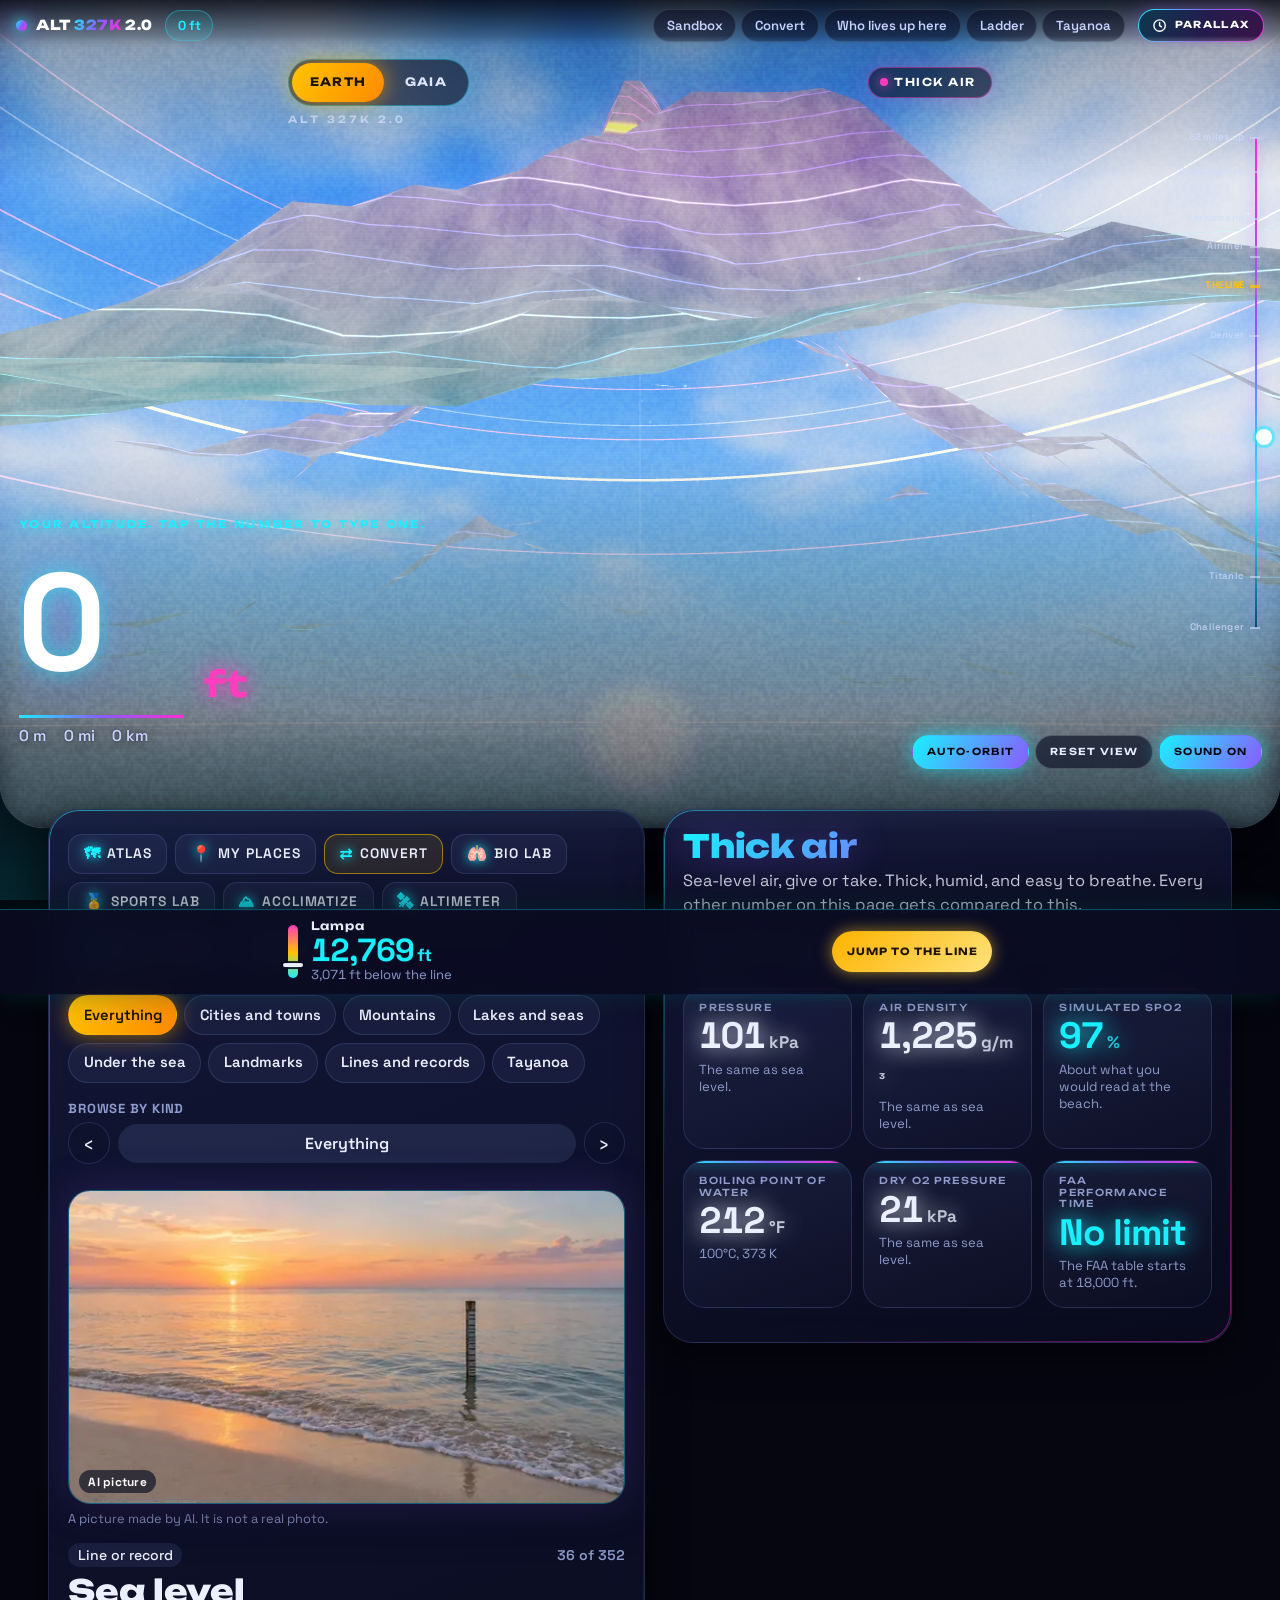
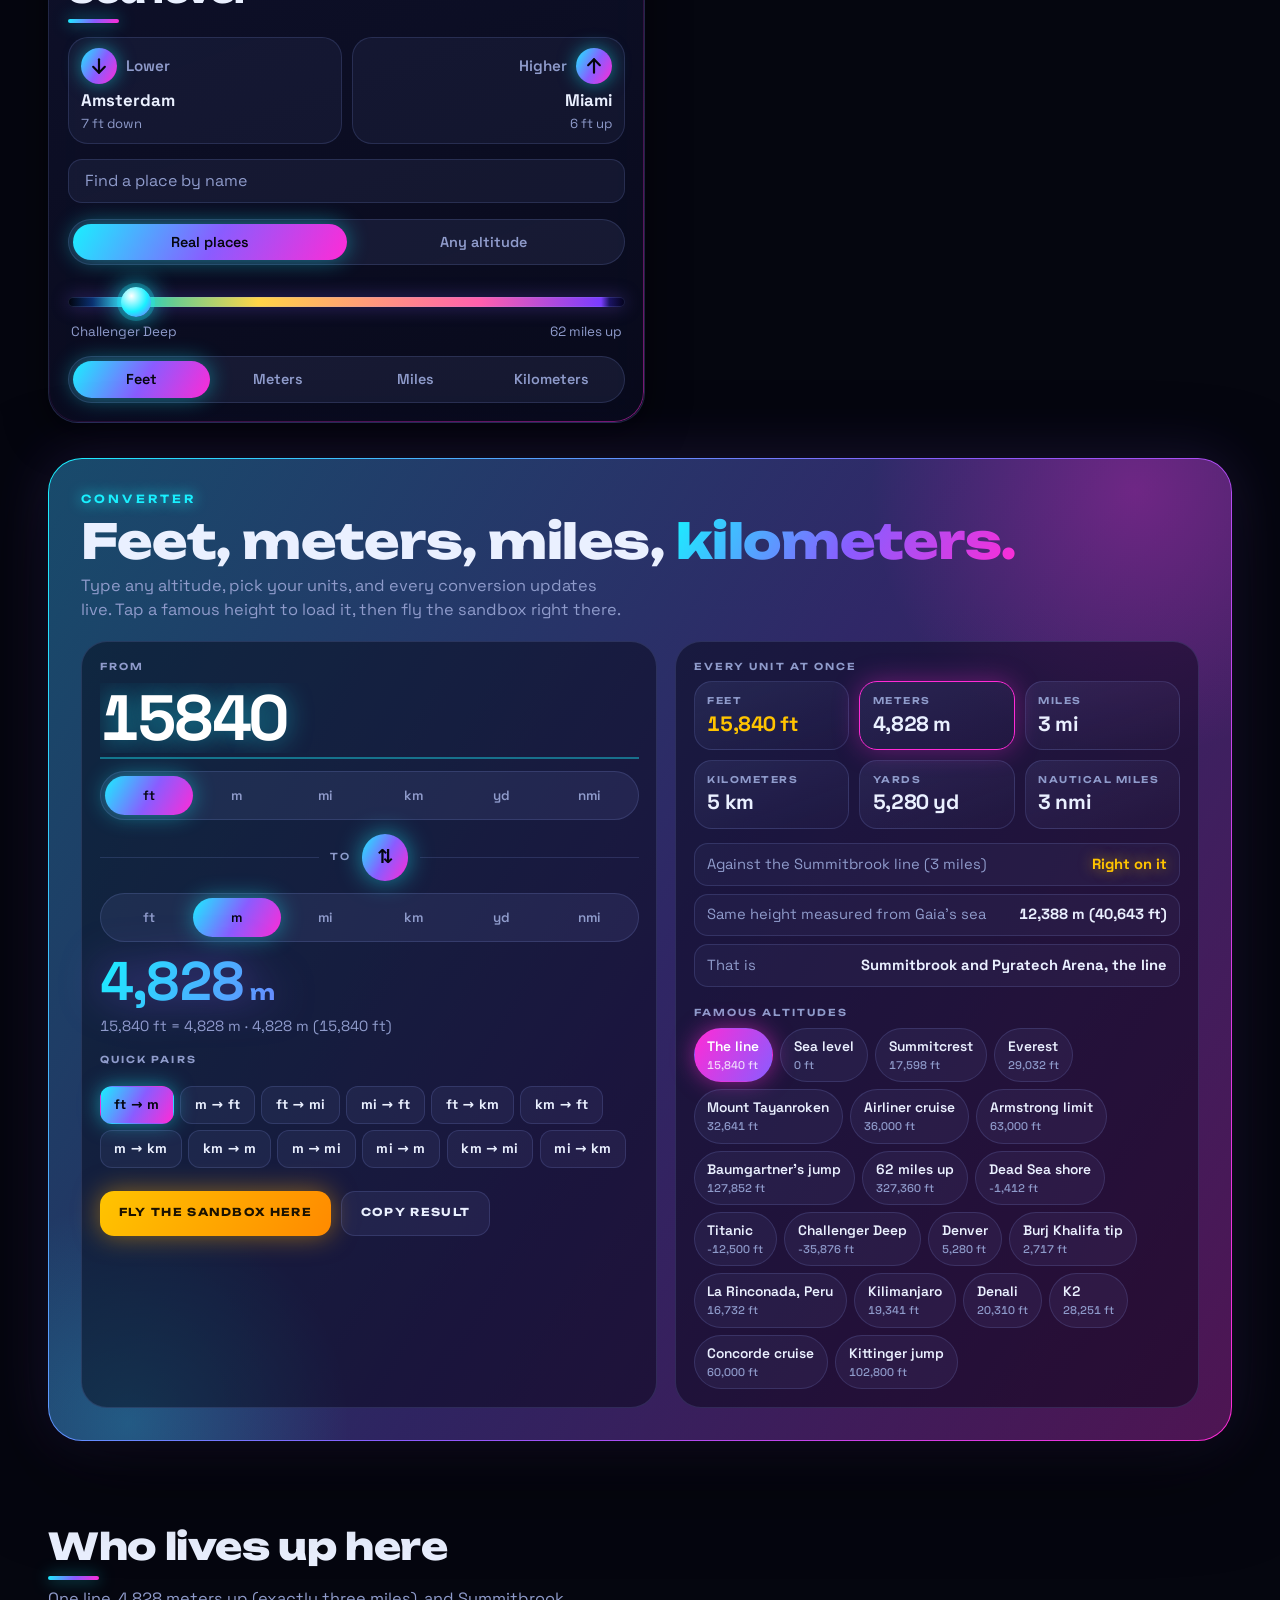
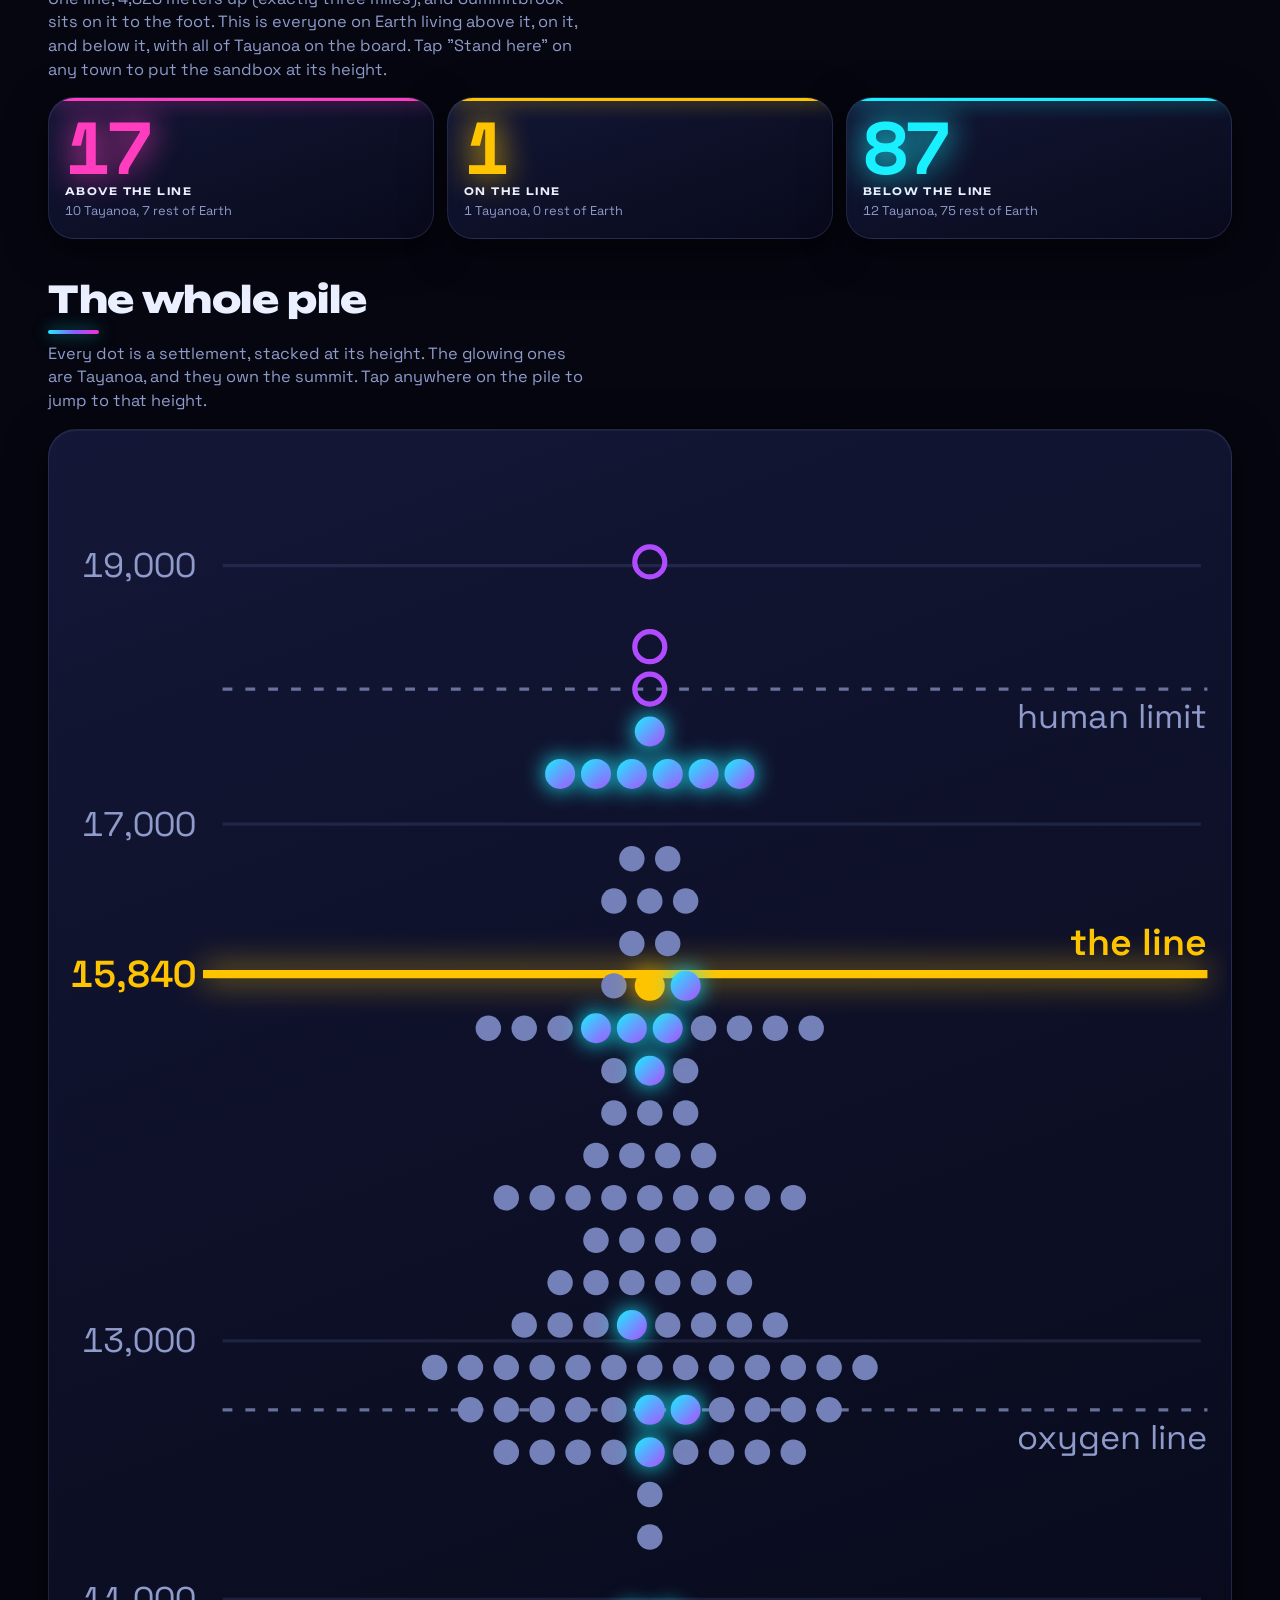
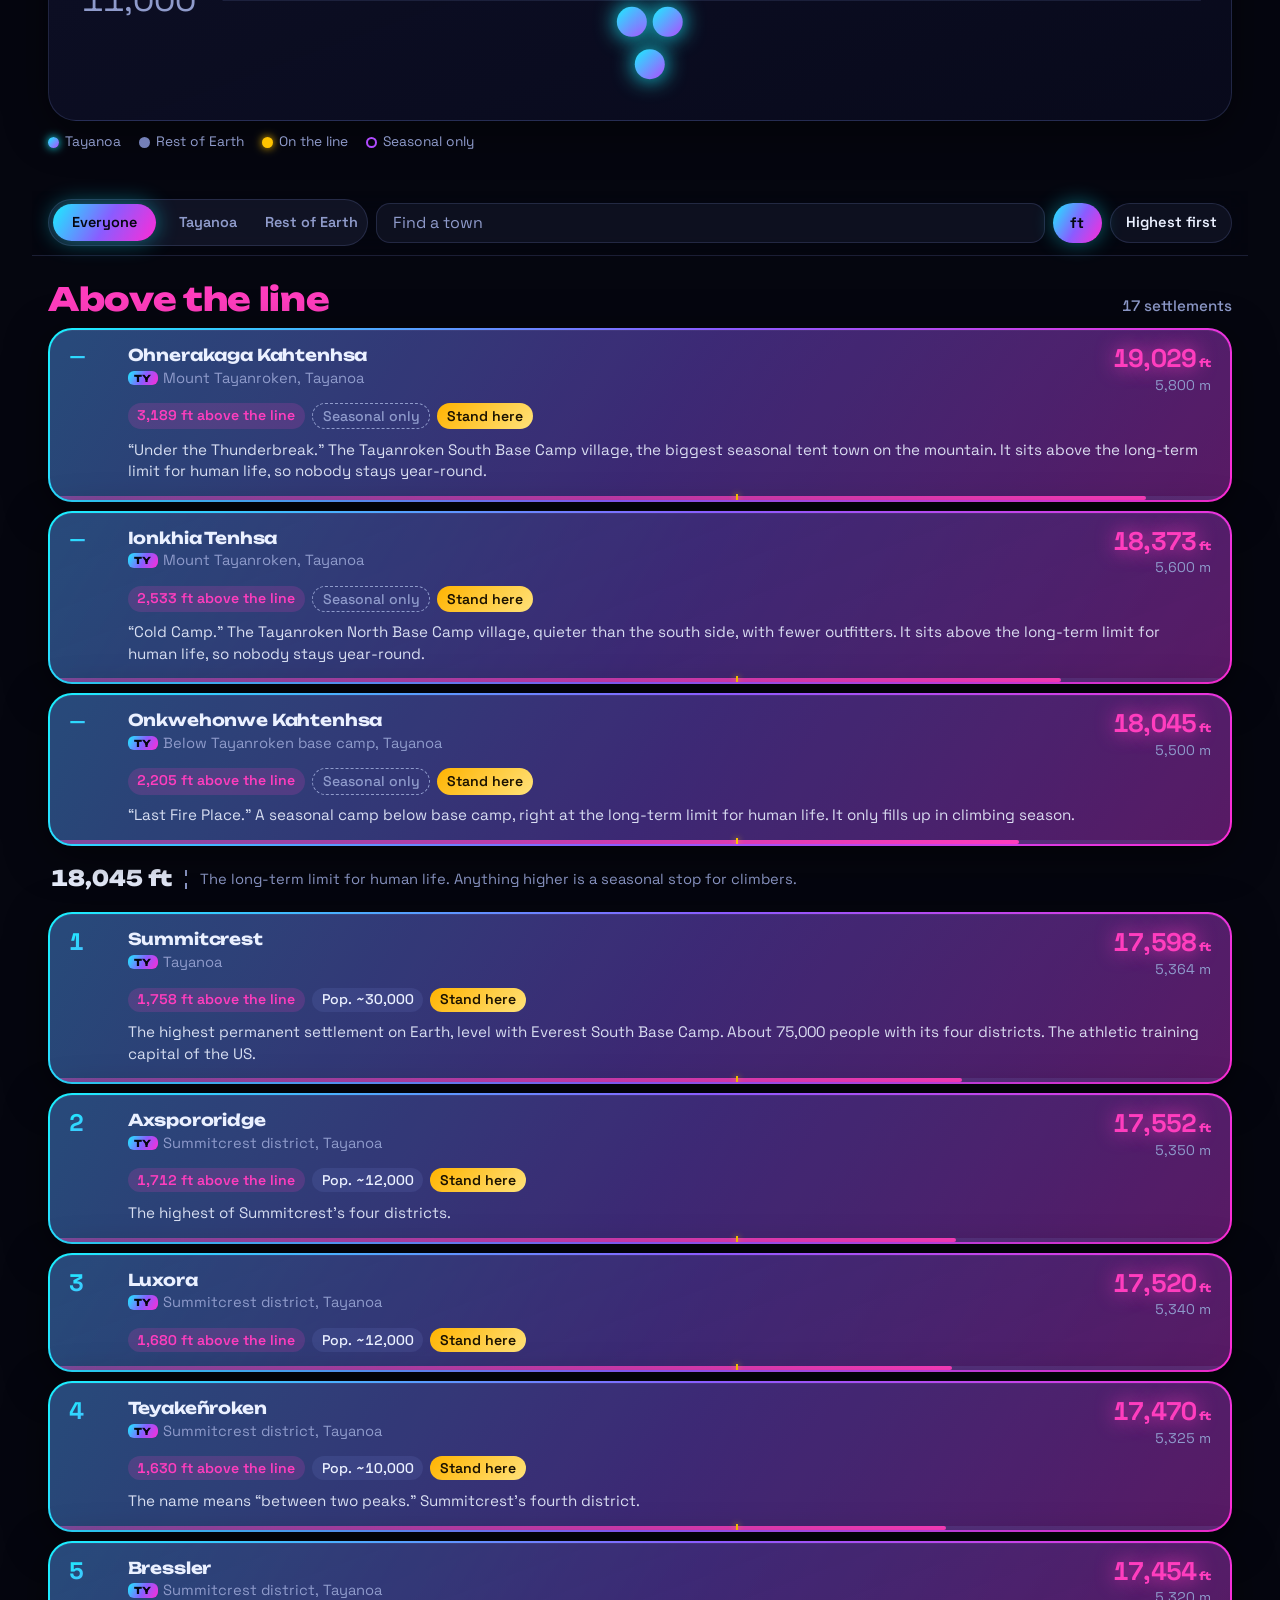
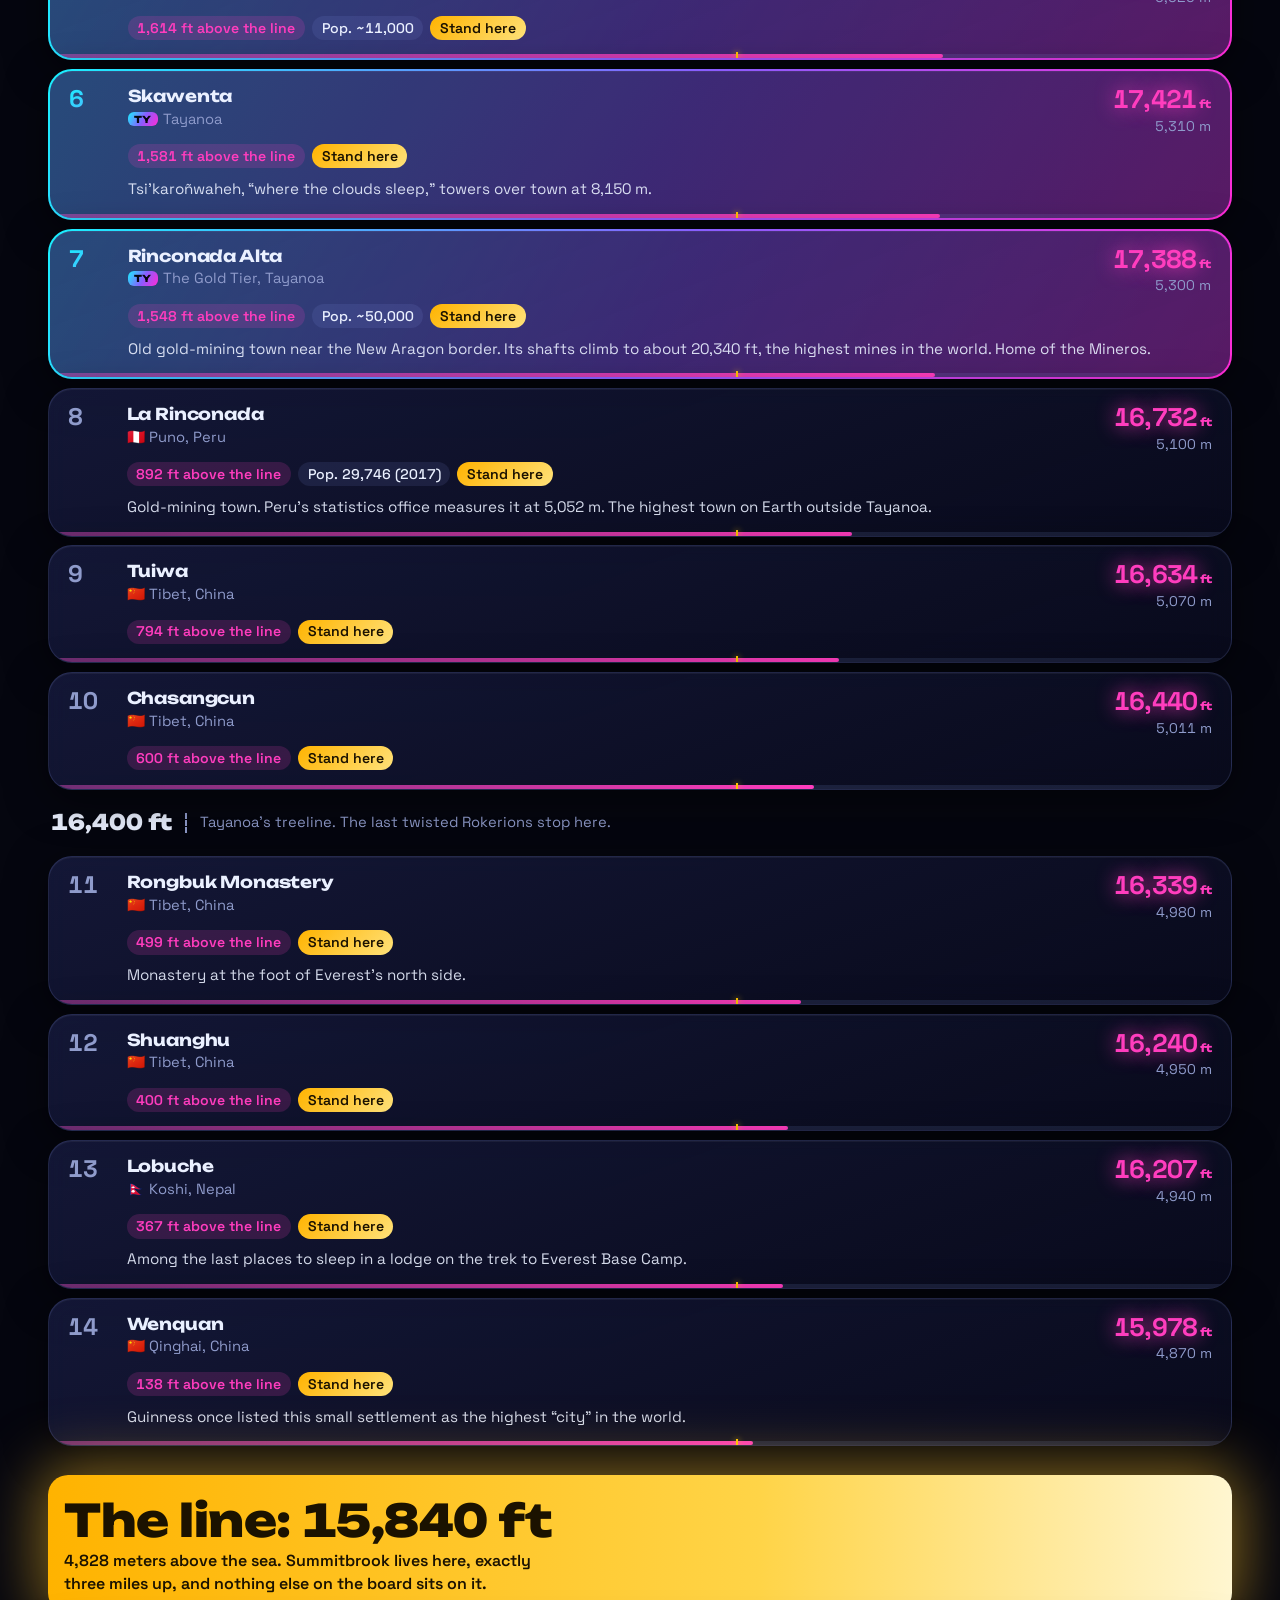
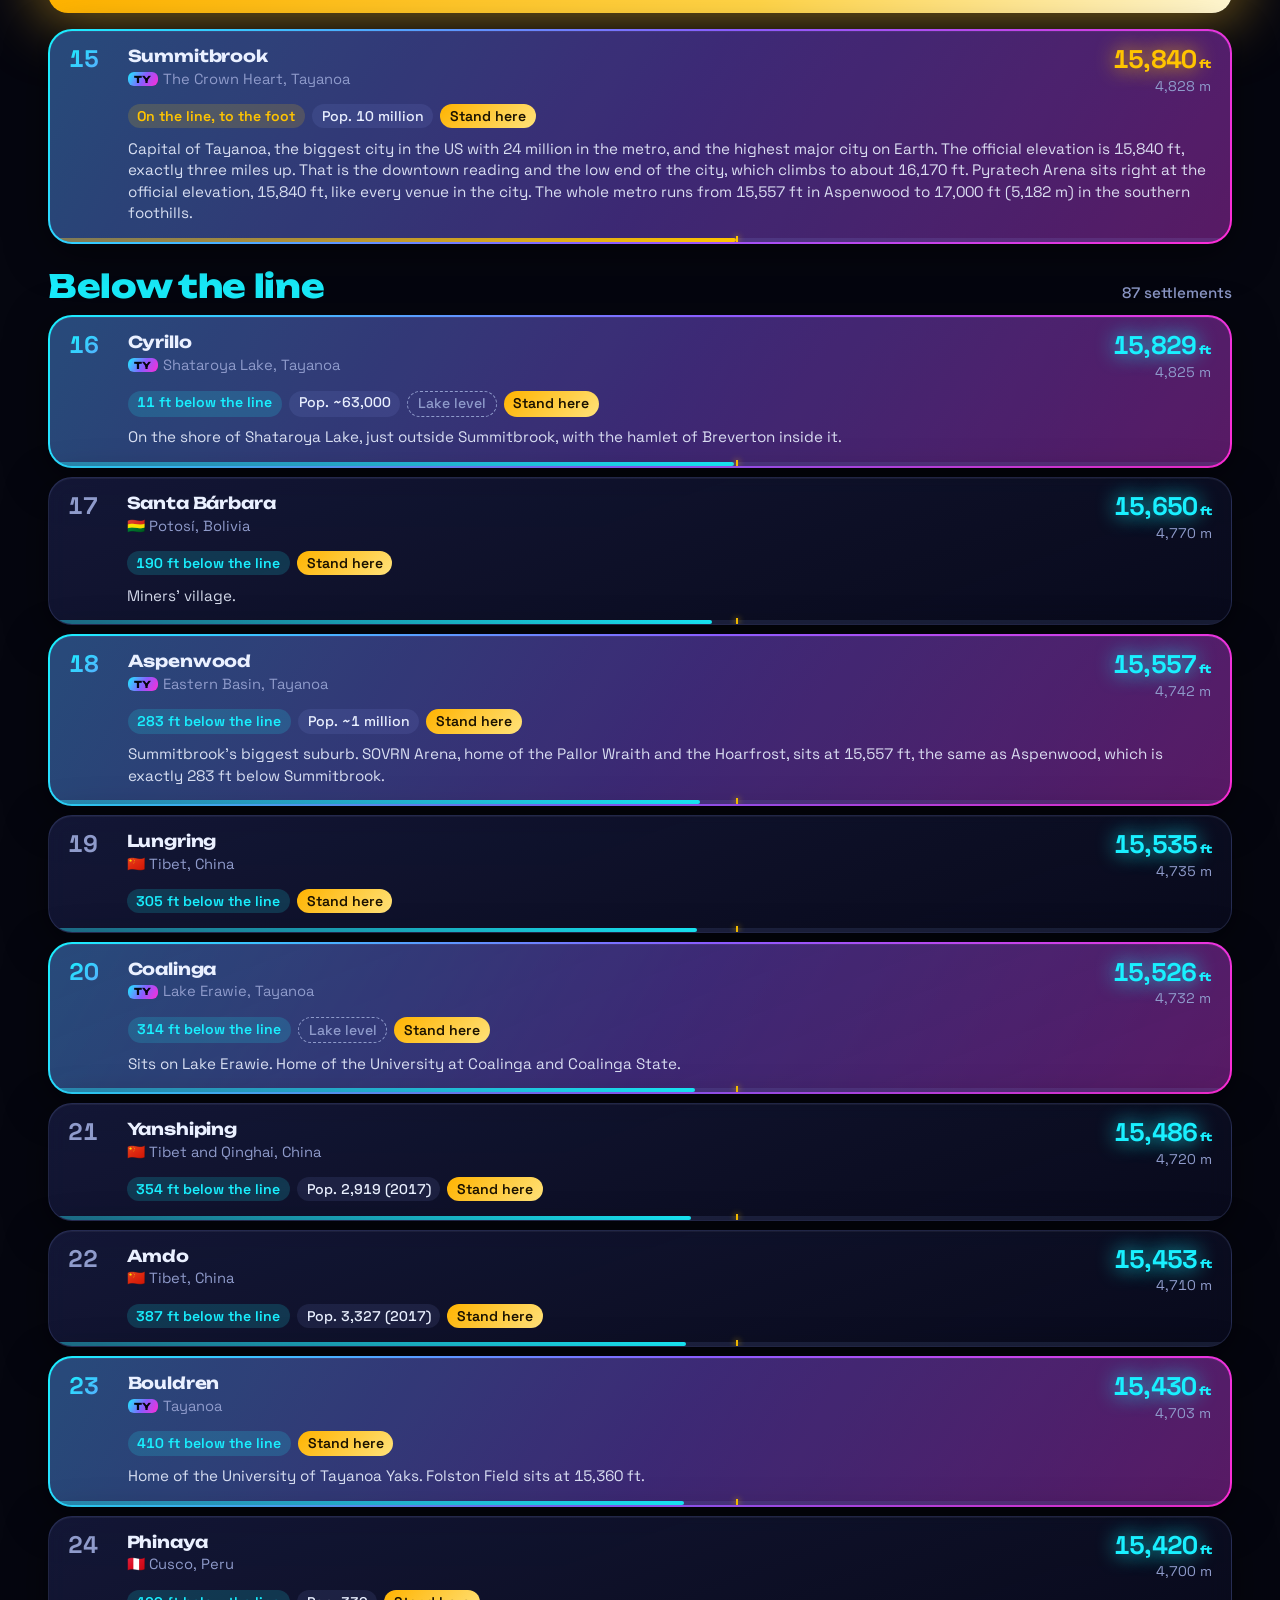
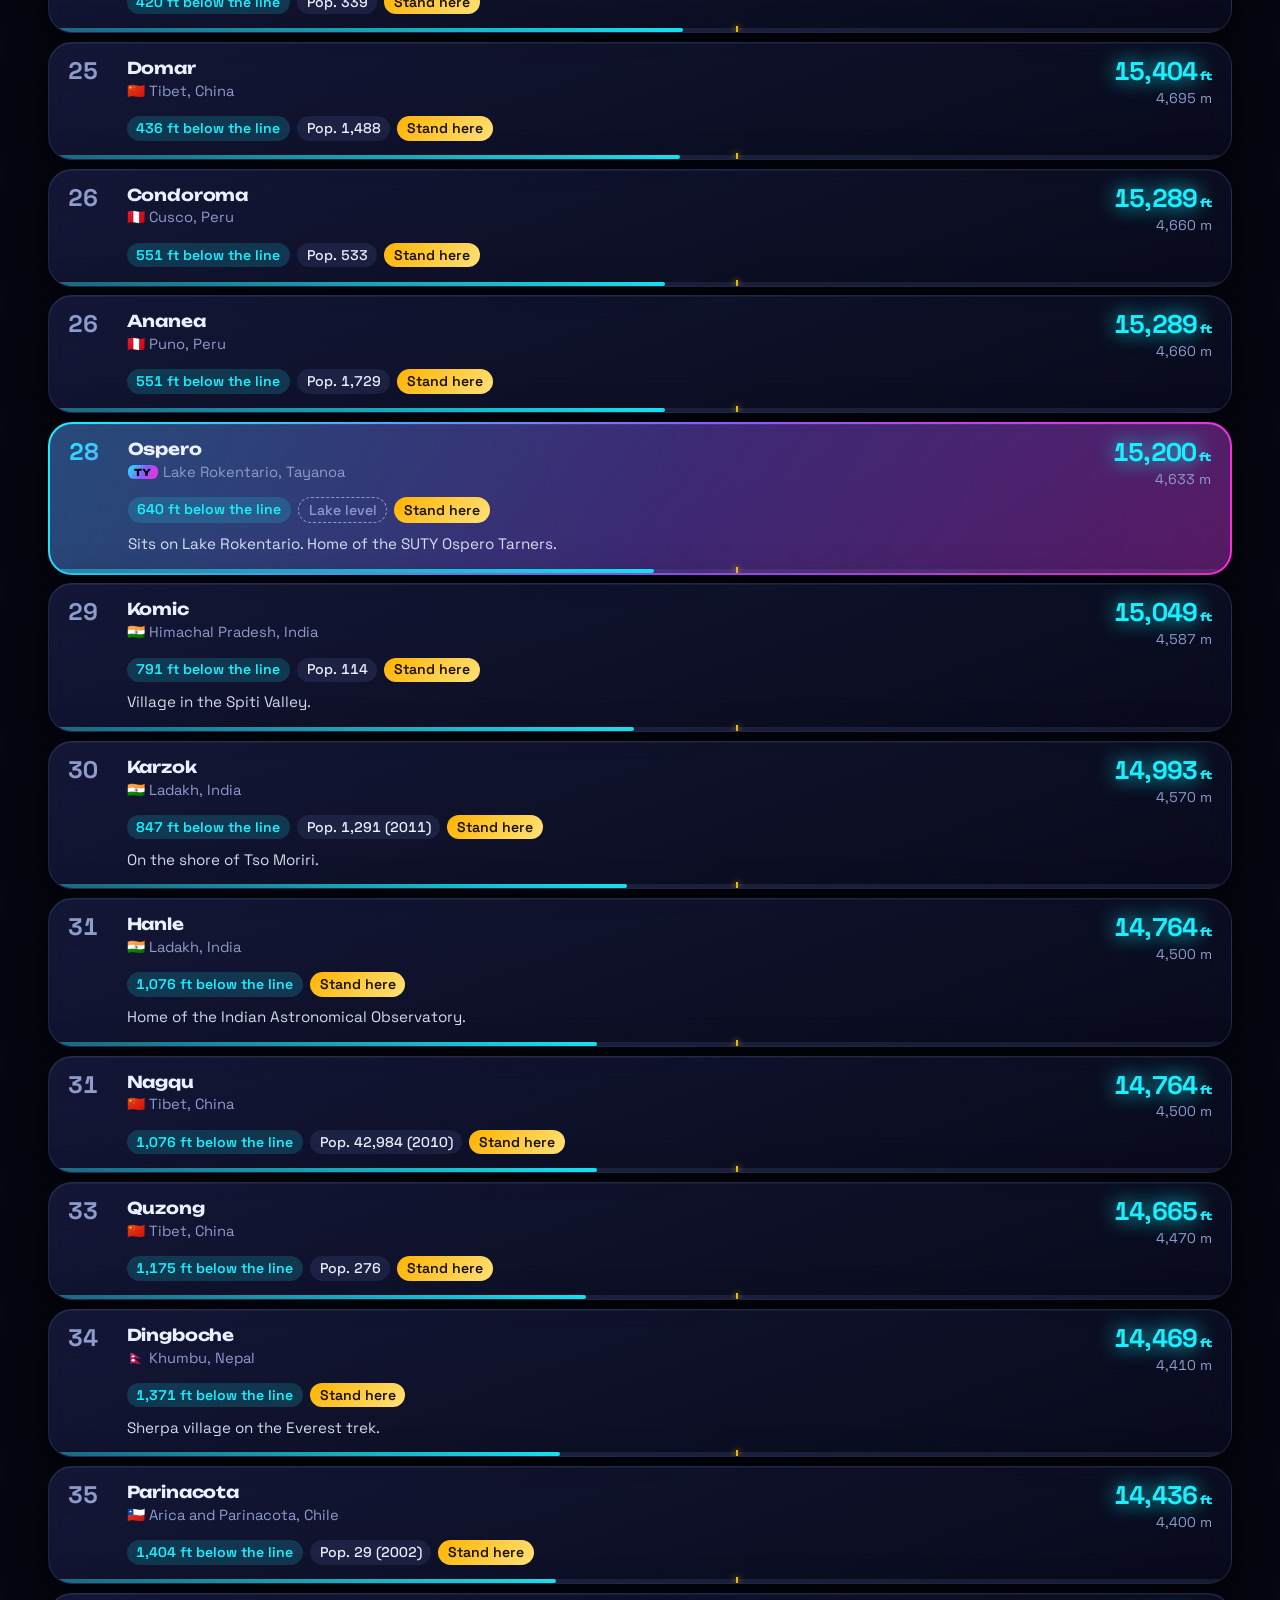
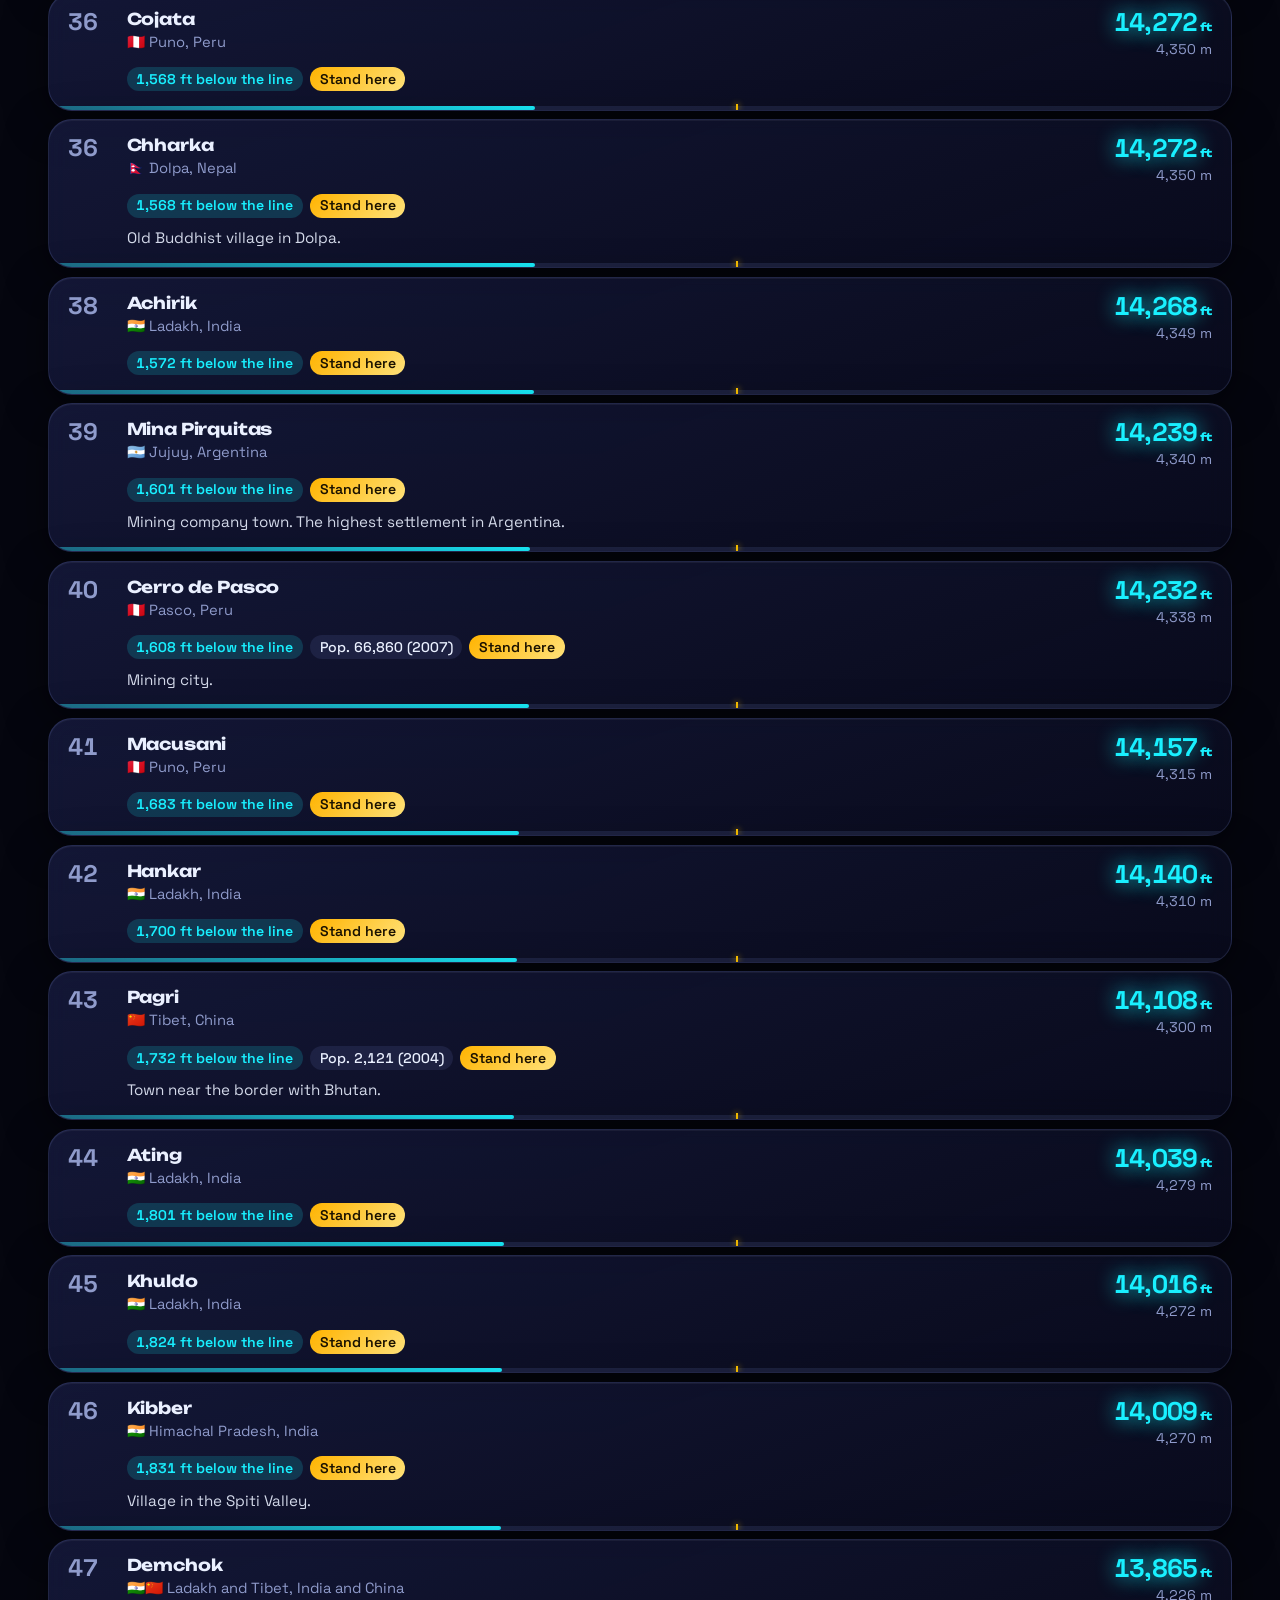
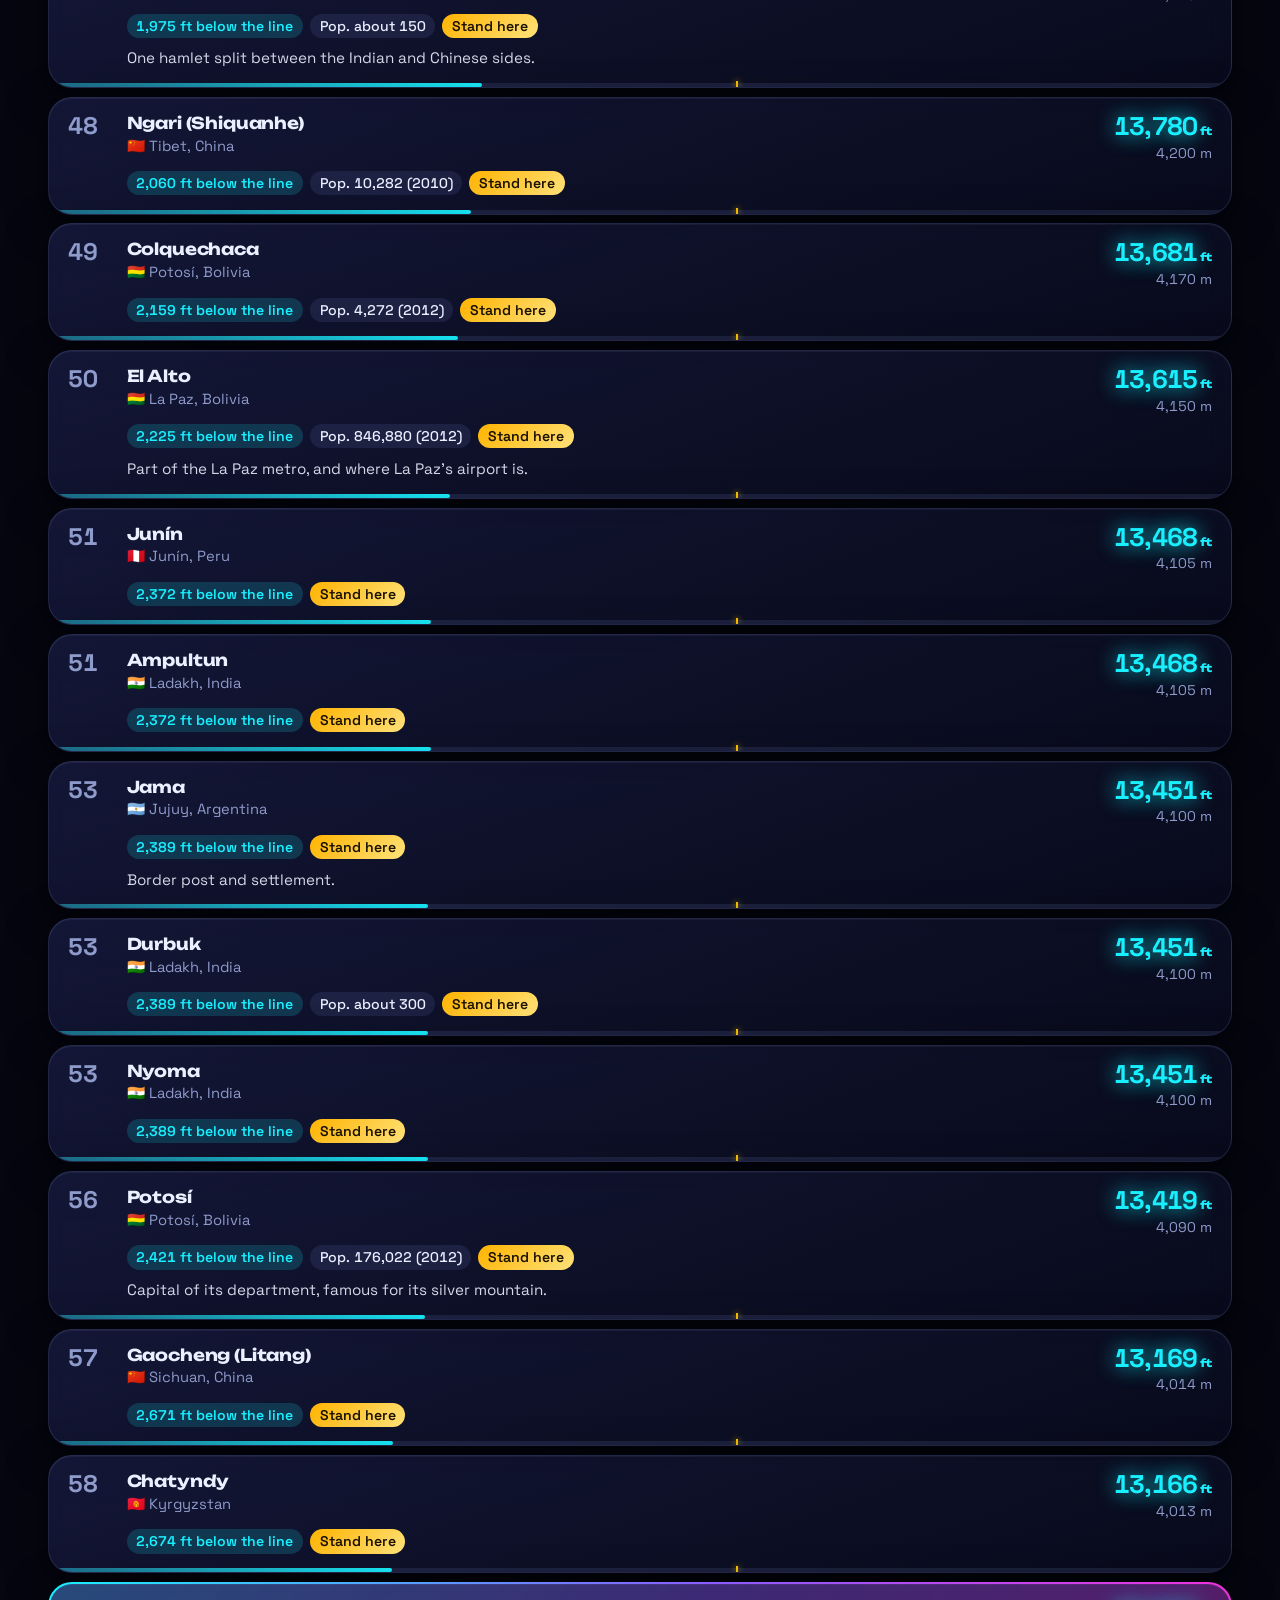
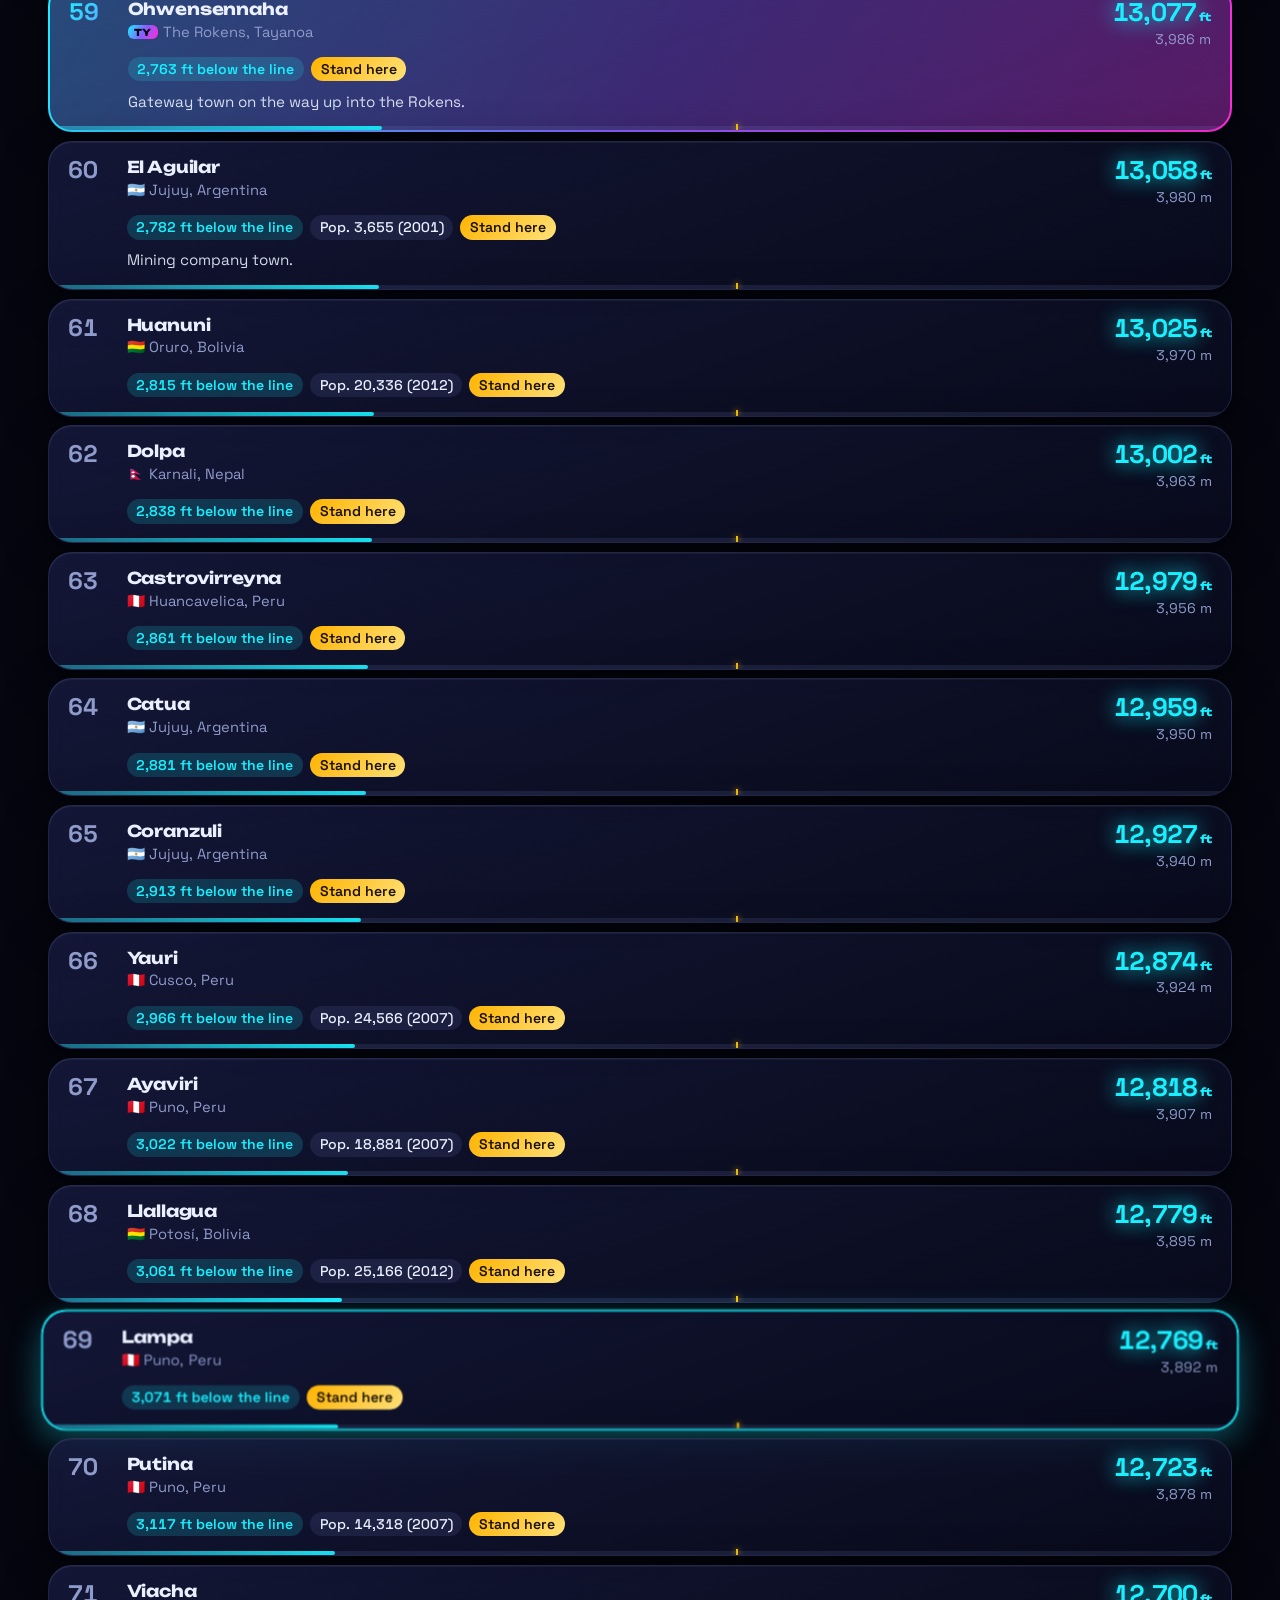
<file: thin-air/index.html>
<!doctype html>
<html lang="en"><head><meta charset="utf-8"><meta name="viewport" content="width=device-width, initial-scale=1">
<title>ALT 327K 2.0</title>
<meta http-equiv="refresh" content="0; url=../alt-327k-2-0/">
<script>location.replace('../alt-327k-2-0/');</script>
</head><body><p><a href="../alt-327k-2-0/">ALT 327K 2.0 has moved. Tap here to open it.</a></p></body></html>
</file>
<file: parallax-2-0/fonts/fonts.css>
/* Barlow and Big Shoulders Display, SIL Open Font License 1.1. See OFL.txt. */
@font-face { font-family: 'Big Shoulders Display'; font-style: normal; font-weight: 700; font-display: swap; src: url(./big-shoulders-display-latin-ext-700-normal.woff2) format('woff2'); unicode-range: U+0100-02BA, U+02BD-02C5, U+02C7-02CC, U+02CE-02D7, U+02DD-02FF, U+0304, U+0308, U+0329, U+1D00-1DBF, U+1E00-1E9F, U+1EF2-1EFF, U+2020, U+20A0-20AB, U+20AD-20C0, U+2113, U+2C60-2C7F, U+A720-A7FF; }
@font-face { font-family: 'Big Shoulders Display'; font-style: normal; font-weight: 700; font-display: swap; src: url(./big-shoulders-display-latin-700-normal.woff2) format('woff2'); unicode-range: U+0000-00FF, U+0131, U+0152-0153, U+02BB-02BC, U+02C6, U+02DA, U+02DC, U+0304, U+0308, U+0329, U+2000-206F, U+20AC, U+2122, U+2191, U+2193, U+2212, U+2215, U+FEFF, U+FFFD; }
@font-face { font-family: 'Big Shoulders Display'; font-style: normal; font-weight: 900; font-display: swap; src: url(./big-shoulders-display-latin-ext-900-normal.woff2) format('woff2'); unicode-range: U+0100-02BA, U+02BD-02C5, U+02C7-02CC, U+02CE-02D7, U+02DD-02FF, U+0304, U+0308, U+0329, U+1D00-1DBF, U+1E00-1E9F, U+1EF2-1EFF, U+2020, U+20A0-20AB, U+20AD-20C0, U+2113, U+2C60-2C7F, U+A720-A7FF; }
@font-face { font-family: 'Big Shoulders Display'; font-style: normal; font-weight: 900; font-display: swap; src: url(./big-shoulders-display-latin-900-normal.woff2) format('woff2'); unicode-range: U+0000-00FF, U+0131, U+0152-0153, U+02BB-02BC, U+02C6, U+02DA, U+02DC, U+0304, U+0308, U+0329, U+2000-206F, U+20AC, U+2122, U+2191, U+2193, U+2212, U+2215, U+FEFF, U+FFFD; }
@font-face { font-family: 'Barlow'; font-style: normal; font-weight: 400; font-display: swap; src: url(./barlow-latin-ext-400-normal.woff2) format('woff2'); unicode-range: U+0100-02BA, U+02BD-02C5, U+02C7-02CC, U+02CE-02D7, U+02DD-02FF, U+0304, U+0308, U+0329, U+1D00-1DBF, U+1E00-1E9F, U+1EF2-1EFF, U+2020, U+20A0-20AB, U+20AD-20C0, U+2113, U+2C60-2C7F, U+A720-A7FF; }
@font-face { font-family: 'Barlow'; font-style: normal; font-weight: 400; font-display: swap; src: url(./barlow-latin-400-normal.woff2) format('woff2'); unicode-range: U+0000-00FF, U+0131, U+0152-0153, U+02BB-02BC, U+02C6, U+02DA, U+02DC, U+0304, U+0308, U+0329, U+2000-206F, U+20AC, U+2122, U+2191, U+2193, U+2212, U+2215, U+FEFF, U+FFFD; }
@font-face { font-family: 'Barlow'; font-style: normal; font-weight: 500; font-display: swap; src: url(./barlow-latin-ext-500-normal.woff2) format('woff2'); unicode-range: U+0100-02BA, U+02BD-02C5, U+02C7-02CC, U+02CE-02D7, U+02DD-02FF, U+0304, U+0308, U+0329, U+1D00-1DBF, U+1E00-1E9F, U+1EF2-1EFF, U+2020, U+20A0-20AB, U+20AD-20C0, U+2113, U+2C60-2C7F, U+A720-A7FF; }
@font-face { font-family: 'Barlow'; font-style: normal; font-weight: 500; font-display: swap; src: url(./barlow-latin-500-normal.woff2) format('woff2'); unicode-range: U+0000-00FF, U+0131, U+0152-0153, U+02BB-02BC, U+02C6, U+02DA, U+02DC, U+0304, U+0308, U+0329, U+2000-206F, U+20AC, U+2122, U+2191, U+2193, U+2212, U+2215, U+FEFF, U+FFFD; }
@font-face { font-family: 'Barlow'; font-style: normal; font-weight: 600; font-display: swap; src: url(./barlow-latin-ext-600-normal.woff2) format('woff2'); unicode-range: U+0100-02BA, U+02BD-02C5, U+02C7-02CC, U+02CE-02D7, U+02DD-02FF, U+0304, U+0308, U+0329, U+1D00-1DBF, U+1E00-1E9F, U+1EF2-1EFF, U+2020, U+20A0-20AB, U+20AD-20C0, U+2113, U+2C60-2C7F, U+A720-A7FF; }
@font-face { font-family: 'Barlow'; font-style: normal; font-weight: 600; font-display: swap; src: url(./barlow-latin-600-normal.woff2) format('woff2'); unicode-range: U+0000-00FF, U+0131, U+0152-0153, U+02BB-02BC, U+02C6, U+02DA, U+02DC, U+0304, U+0308, U+0329, U+2000-206F, U+20AC, U+2122, U+2191, U+2193, U+2212, U+2215, U+FEFF, U+FFFD; }
/* Unbounded and Space Grotesk, SIL Open Font License 1.1. See OFL-unbounded.txt and OFL-space-grotesk.txt. */
@font-face { font-family: 'Unbounded'; font-style: normal; font-weight: 500; font-display: swap; src: url(./unbounded-latin-500-normal.woff2) format('woff2'); unicode-range: U+0000-00FF, U+0131, U+0152-0153, U+02BB-02BC, U+02C6, U+02DA, U+02DC, U+0304, U+0308, U+0329, U+2000-206F, U+20AC, U+2122, U+2191, U+2193, U+2212, U+2215, U+FEFF, U+FFFD; }
@font-face { font-family: 'Unbounded'; font-style: normal; font-weight: 600; font-display: swap; src: url(./unbounded-latin-600-normal.woff2) format('woff2'); unicode-range: U+0000-00FF, U+0131, U+0152-0153, U+02BB-02BC, U+02C6, U+02DA, U+02DC, U+0304, U+0308, U+0329, U+2000-206F, U+20AC, U+2122, U+2191, U+2193, U+2212, U+2215, U+FEFF, U+FFFD; }
@font-face { font-family: 'Unbounded'; font-style: normal; font-weight: 700; font-display: swap; src: url(./unbounded-latin-700-normal.woff2) format('woff2'); unicode-range: U+0000-00FF, U+0131, U+0152-0153, U+02BB-02BC, U+02C6, U+02DA, U+02DC, U+0304, U+0308, U+0329, U+2000-206F, U+20AC, U+2122, U+2191, U+2193, U+2212, U+2215, U+FEFF, U+FFFD; }
@font-face { font-family: 'Unbounded'; font-style: normal; font-weight: 800; font-display: swap; src: url(./unbounded-latin-800-normal.woff2) format('woff2'); unicode-range: U+0000-00FF, U+0131, U+0152-0153, U+02BB-02BC, U+02C6, U+02DA, U+02DC, U+0304, U+0308, U+0329, U+2000-206F, U+20AC, U+2122, U+2191, U+2193, U+2212, U+2215, U+FEFF, U+FFFD; }
@font-face { font-family: 'Space Grotesk'; font-style: normal; font-weight: 400; font-display: swap; src: url(./space-grotesk-latin-400-normal.woff2) format('woff2'); unicode-range: U+0000-00FF, U+0131, U+0152-0153, U+02BB-02BC, U+02C6, U+02DA, U+02DC, U+0304, U+0308, U+0329, U+2000-206F, U+20AC, U+2122, U+2191, U+2193, U+2212, U+2215, U+FEFF, U+FFFD; }
@font-face { font-family: 'Space Grotesk'; font-style: normal; font-weight: 500; font-display: swap; src: url(./space-grotesk-latin-500-normal.woff2) format('woff2'); unicode-range: U+0000-00FF, U+0131, U+0152-0153, U+02BB-02BC, U+02C6, U+02DA, U+02DC, U+0304, U+0308, U+0329, U+2000-206F, U+20AC, U+2122, U+2191, U+2193, U+2212, U+2215, U+FEFF, U+FFFD; }
@font-face { font-family: 'Space Grotesk'; font-style: normal; font-weight: 600; font-display: swap; src: url(./space-grotesk-latin-600-normal.woff2) format('woff2'); unicode-range: U+0000-00FF, U+0131, U+0152-0153, U+02BB-02BC, U+02C6, U+02DA, U+02DC, U+0304, U+0308, U+0329, U+2000-206F, U+20AC, U+2122, U+2191, U+2193, U+2212, U+2215, U+FEFF, U+FFFD; }
@font-face { font-family: 'Space Grotesk'; font-style: normal; font-weight: 700; font-display: swap; src: url(./space-grotesk-latin-700-normal.woff2) format('woff2'); unicode-range: U+0000-00FF, U+0131, U+0152-0153, U+02BB-02BC, U+02C6, U+02DA, U+02DC, U+0304, U+0308, U+0329, U+2000-206F, U+20AC, U+2122, U+2191, U+2193, U+2212, U+2215, U+FEFF, U+FFFD; }
</file>
